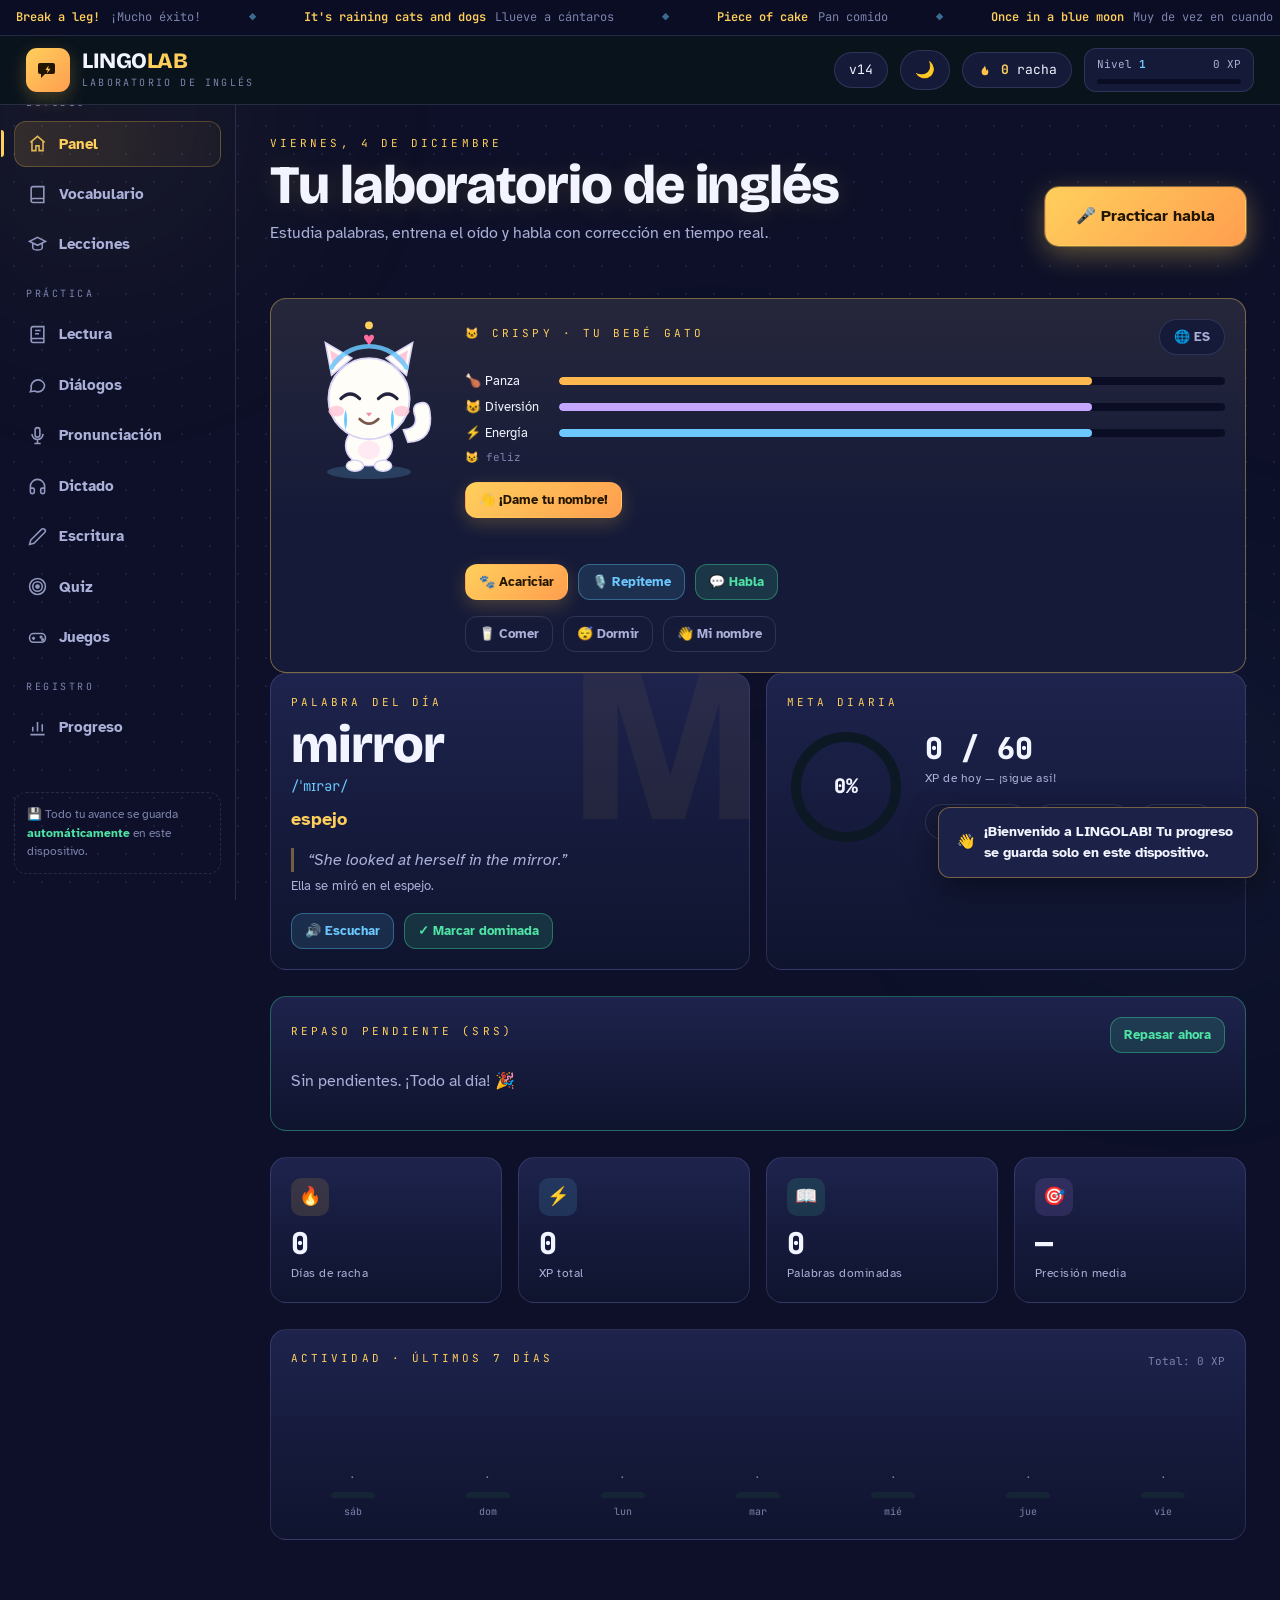
<file: index.html>
<!DOCTYPE html>
<html lang="es">
<head>
<meta charset="UTF-8">
<meta name="viewport" content="width=device-width, initial-scale=1.0, viewport-fit=cover">
<title>LINGOLAB · Laboratorio de Inglés</title>
<link rel="preconnect" href="https://fonts.googleapis.com">
<link rel="preconnect" href="https://fonts.gstatic.com" crossorigin>
<link href="https://fonts.googleapis.com/css2?family=Bricolage+Grotesque:opsz,wght@12..96,400;12..96,600;12..96,800&family=Atkinson+Hyperlegible:ital,wght@0,400;0,700;1,400&family=JetBrains+Mono:wght@400;600;800&display=swap" rel="stylesheet">
<link rel="stylesheet" href="css/app.css">
<link rel="stylesheet" href="css/themes.css">
<link rel="stylesheet" href="css/overhaul.css">
<link rel="manifest" href="pwa/manifest.webmanifest">
<!-- Sin esto, en iOS "añadir a inicio" usa una captura de pantalla en vez del icono -->
<link rel="apple-touch-icon" href="pwa/icon-192.png">
<meta name="theme-color" content="#0a141d">
<link rel="icon" href="pwa/icon-192.png">
</head>
<body>

<div class="bg-grid"></div>
<div class="glow a"></div><div class="glow b"></div><div class="glow c"></div>
<div id="bgLetters"></div>
<canvas id="confetti"></canvas>
<div id="floatLayer"></div>
<div id="toasts"></div>

<!-- CINTA DE FRASES -->
<div class="ticker" aria-hidden="true"><div class="ticker-track" id="tickerTrack"></div></div>

<!-- CABECERA -->
<header class="top">
  <div class="brand">
    <div class="mark">
      <svg width="24" height="24" viewBox="0 0 24 24" fill="none"><path d="M4 5h13a2 2 0 0 1 2 2v7a2 2 0 0 1-2 2H9l-4 4v-4H4a2 2 0 0 1-2-2V7a2 2 0 0 1 2-2z" fill="#221600"/><path d="M12.6 7.5 9.4 12h2.3l-.7 3.5 3.4-4.7h-2.3l.5-3.3z" fill="#ffc24b"/></svg>
    </div>
    <div><h1>LINGO<em>LAB</em></h1><small>laboratorio de inglés</small></div>
  </div>
  <div class="hud">
    <div class="pill" id="appVer" title="Versión de la app que tienes abierta">v14</div>
    <button class="pill" id="themeBtn" title="Cambiar tema">🌙</button>
    <div class="pill streak" title="Racha de días">
      <svg width="16" height="16" viewBox="0 0 24 24" fill="none"><path d="M12 2s1 3.5-1.5 6C8 10.5 7 12 7 14.5A5 5 0 0 0 17 15c0-2-1-3.5-2-4.5 0 1.5-.7 2.3-1.5 2.5.5-2-.5-5.5-1.5-7z" fill="#ffc24b"/></svg>
      <b id="streakVal">0</b><span class="lbl">racha</span>
    </div>
    <div class="lvlbox">
      <div class="t"><span>Nivel <b id="lvlNum">1</b></span><span id="xpLabel">0 XP</span></div>
      <div class="lvl-track"><i id="xpFill" style="width:0%"></i></div>
    </div>
  </div>
</header>

<div class="shell">
<!-- ══════════ NAVEGACIÓN ══════════ -->
<nav class="side" id="sideNav">
  <div class="nav-label">Estudio</div>
  <button class="nav-btn active" data-view="panel"><svg width="19" height="19" viewBox="0 0 24 24" fill="none" stroke="currentColor" stroke-width="2"><path d="M3 10.5 12 3l9 7.5M5 9.5V21h5v-6h4v6h5V9.5"/></svg>Panel</button>
  <button class="nav-btn" data-view="vocab"><svg width="19" height="19" viewBox="0 0 24 24" fill="none" stroke="currentColor" stroke-width="2"><path d="M4 19.5A2.5 2.5 0 0 1 6.5 17H20V2H6.5A2.5 2.5 0 0 0 4 4.5v15zM4 19.5A2.5 2.5 0 0 0 6.5 22H20v-5"/></svg>Vocabulario</button>
  <button class="nav-btn" data-view="lecciones"><svg width="19" height="19" viewBox="0 0 24 24" fill="none" stroke="currentColor" stroke-width="2"><path d="m12 3 10 5-10 5L2 8l10-5zM6 10.5V16c0 1.5 2.7 3 6 3s6-1.5 6-3v-5.5"/></svg>Lecciones</button>
  <div class="nav-label">Práctica</div>
  <button class="nav-btn" data-view="lectura"><svg width="19" height="19" viewBox="0 0 24 24" fill="none" stroke="currentColor" stroke-width="2"><path d="M4 19.5A2.5 2.5 0 0 1 6.5 17H20V2H6.5A2.5 2.5 0 0 0 4 4.5v15zM4 19.5A2.5 2.5 0 0 0 6.5 22H20v-5"/><path d="M9 7h7M9 11h5"/></svg>Lectura</button>
  <button class="nav-btn" data-view="dialogs"><svg width="19" height="19" viewBox="0 0 24 24" fill="none" stroke="currentColor" stroke-width="2"><path d="M21 11.5a8.5 8.5 0 0 1-8.5 8.5c-1.5 0-3-.4-4.2-1L3 20l1.2-4.3A8.5 8.5 0 1 1 21 11.5z"/><path d="M8.5 11.5h.01M12 11.5h.01M15.5 11.5h.01"/></svg>Diálogos</button>
  <button class="nav-btn" data-view="pron"><svg width="19" height="19" viewBox="0 0 24 24" fill="none" stroke="currentColor" stroke-width="2"><rect x="9" y="2" width="6" height="12" rx="3"/><path d="M5 10a7 7 0 0 0 14 0M12 17v5M8 22h8"/></svg>Pronunciación</button>
  <button class="nav-btn" data-view="dictado"><svg width="19" height="19" viewBox="0 0 24 24" fill="none" stroke="currentColor" stroke-width="2"><path d="M3 18v-6a9 9 0 0 1 18 0v6M21 19a2 2 0 0 1-2 2h-1a2 2 0 0 1-2-2v-3a2 2 0 0 1 2-2h3zM3 19a2 2 0 0 0 2 2h1a2 2 0 0 0 2-2v-3a2 2 0 0 0-2-2H3z"/></svg>Dictado</button>
  <button class="nav-btn" data-view="escritura"><svg width="19" height="19" viewBox="0 0 24 24" fill="none" stroke="currentColor" stroke-width="2"><path d="M17 3a2.8 2.8 0 1 1 4 4L7.5 20.5 2 22l1.5-5.5L17 3z"/></svg>Escritura</button>
  <button class="nav-btn" data-view="quiz"><svg width="19" height="19" viewBox="0 0 24 24" fill="none" stroke="currentColor" stroke-width="2"><circle cx="12" cy="12" r="10"/><circle cx="12" cy="12" r="6"/><circle cx="12" cy="12" r="2" fill="currentColor"/></svg>Quiz</button>
  <button class="nav-btn" data-view="juegos"><svg width="19" height="19" viewBox="0 0 24 24" fill="none" stroke="currentColor" stroke-width="2"><rect x="2" y="7" width="20" height="11" rx="5"/><path d="M7 11v4M5 13h4"/><circle cx="16.5" cy="11.5" r="1" fill="currentColor"/><circle cx="18.5" cy="14.5" r="1" fill="currentColor"/></svg>Juegos</button>
  <div class="nav-label">Registro</div>
  <button class="nav-btn" data-view="progreso"><svg width="19" height="19" viewBox="0 0 24 24" fill="none" stroke="currentColor" stroke-width="2"><path d="M3 21h18M6 17v-6m6 6V5m6 12v-9"/></svg>Progreso</button>
  <div class="side-foot">💾 Todo tu avance se guarda <b>automáticamente</b> en este dispositivo.</div>
</nav>

<!-- ══════════ CONTENIDO ══════════ -->
<main>

<!-- ─── PANEL ─── -->
<section class="view" id="view-panel">
  <div class="view-head">
    <div><span class="eyebrow" id="dateLine">—</span><h2>Tu laboratorio de inglés</h2><p class="sub">Estudia palabras, entrena el oído y habla con corrección en tiempo real.</p></div>
    <button class="btn amber big" data-goto="pron">🎤 Practicar habla</button>
  </div>
  <div class="grid g2">
    <div class="card lift wotd">
      <div class="ghost-letter" id="wotdGhost">A</div>
      <span class="eyebrow">Palabra del día</span>
      <div class="word" id="wotdWord">—</div>
      <div class="ipa" id="wotdIpa">—</div>
      <div class="es" id="wotdEs">—</div>
      <p class="ex" id="wotdEx">—</p>
      <p class="mut" style="font-size:13px;margin-top:4px" id="wotdExEs">—</p>
      <div class="row mg-t">
        <button class="btn sky sm" id="wotdSpeak">🔊 Escuchar</button>
        <button class="btn mint sm" id="wotdLearn">✓ Marcar dominada</button>
      </div>
    </div>
    <div class="card lift">
      <span class="eyebrow">Meta diaria</span>
      <div class="goal-wrap mg-t">
        <div class="ring">
          <svg width="118" height="118"><circle cx="59" cy="59" r="50" stroke="#0c1824" stroke-width="10" fill="none"/><circle id="goalRingC" cx="59" cy="59" r="50" stroke="#ffc24b" stroke-width="10" fill="none" stroke-linecap="round" stroke-dasharray="314" stroke-dashoffset="314" style="transition:stroke-dashoffset 1s cubic-bezier(.2,.8,.3,1)"/></svg>
          <div class="num" id="goalPct">0%</div>
        </div>
        <div>
          <div class="stat-n" id="goalXpTxt">0 / 60</div>
          <div class="stat-l">XP de hoy — ¡sigue así!</div>
          <div class="row mg-t" style="gap:6px">
            <button class="chip" data-goto="vocab">📚 Palabras</button>
            <button class="chip" data-goto="dictado">🎧 Dictado</button>
            <button class="chip" data-goto="quiz">🎯 Quiz</button>
          </div>
        </div>
      </div>
    </div>
  </div>
  <div class="card mg-t2" id="crispyCard" style="overflow:hidden">
    <div class="row" style="gap:18px;align-items:flex-start;flex-wrap:nowrap">
      <div id="crispyArt" style="flex-shrink:0;cursor:pointer" title="¡Tócame!"></div>
      <div style="flex:1;min-width:220px">
        <div class="row" style="justify-content:space-between"><span class="eyebrow">🐱 Crispy · tu bebé gato</span><button class="chip" id="crispyLang" title="Cambiar idioma">🌐 ES</button></div>
        <div class="mg-t" style="display:flex;flex-direction:column;gap:6px">
          <div class="row" style="gap:8px"><span style="font-size:13px;width:86px">🍗 Panza</span><div class="cneed" style="flex:1"><i id="cnBelly"></i></div></div>
          <div class="row" style="gap:8px"><span style="font-size:13px;width:86px">😺 Diversión</span><div class="cneed" style="flex:1"><i id="cnFun"></i></div></div>
          <div class="row" style="gap:8px"><span style="font-size:13px;width:86px">⚡ Energía</span><div class="cneed" style="flex:1"><i id="cnEnergy"></i></div></div>
          <span class="mono dim" id="cnState" style="font-size:11px"></span>
        </div>
        <p id="crispyBubble" class="mg-t" style="font-size:15px;min-height:66px">…</p>
        <div class="row mg-t"><button class="btn amber sm" id="crispyPet">🐾 Acariciar</button><button class="btn sky sm" id="crispyEcho">🎙️ Repíteme</button><button class="btn mint sm" id="crispyTalk">💬 Habla</button></div>
        <div class="row mg-t"><button class="btn ghost sm" id="crispyFeed">🥛 Comer</button><button class="btn ghost sm" id="crispySleep">😴 Dormir</button><button class="btn ghost sm" id="crispyName">👋 Mi nombre</button></div>
      </div>
    </div>
  </div>
  <div class="card mg-t2" id="srsCard"><div class="row" style="justify-content:space-between"><span class="eyebrow">Repaso pendiente (SRS)</span><button class="btn mint sm" data-goto="vocab">Repasar ahora</button></div><p class="mut mg-t" id="srsLine">Cargando…</p><div class="chips mg-t" id="srsChips"></div></div>
  <div class="grid g4 mg-t2">
    <div class="card lift"><div class="icon-tile" style="background:rgba(255,194,75,.13)">🔥</div><div class="stat-n" id="pStreak">0</div><div class="stat-l">Días de racha</div></div>
    <div class="card lift"><div class="icon-tile" style="background:rgba(91,201,245,.13)">⚡</div><div class="stat-n" id="pXp">0</div><div class="stat-l">XP total</div></div>
    <div class="card lift"><div class="icon-tile" style="background:rgba(63,223,159,.13)">📖</div><div class="stat-n" id="pWords">0</div><div class="stat-l">Palabras dominadas</div></div>
    <div class="card lift"><div class="icon-tile" style="background:rgba(181,140,255,.13)">🎯</div><div class="stat-n" id="pAcc">—</div><div class="stat-l">Precisión media</div></div>
  </div>
  <div class="card mg-t2">
    <div class="row" style="justify-content:space-between"><span class="eyebrow">Actividad · últimos 7 días</span><span class="mono dim" style="font-size:11px" id="weekTotal"></span></div>
    <div class="row mg-t" id="weekChart" style="align-items:flex-end;height:130px;gap:12px"></div>
  </div>
</section>

<!-- ─── VOCABULARIO ─── -->
<section class="view" id="view-vocab" hidden>
  <div class="view-head">
    <div><span class="eyebrow">Biblioteca</span><h2>Vocabulario</h2><p class="sub" id="vocabCount">—</p></div>
    <button class="btn amber" id="btnFlash">🃏 Modo tarjetas</button>
  </div>
  <div class="card">
    <input type="text" class="txt" id="vocabSearch" placeholder="🔎 Buscar palabra en inglés o español…">
    <div class="chips mg-t" id="catChips"></div>
    <div class="chips mg-t" id="statChips">
      <button class="chip active" data-vf="all">Todas</button>
      <button class="chip" data-vf="new">Nuevas</button>
      <button class="chip" data-vf="learning">Aprendiendo</button>
      <button class="chip" data-vf="known">Dominadas</button>
    </div>
  </div>
  <div class="grid g3 mg-t" id="vocabGrid"></div>
</section>

<!-- ─── LECCIONES ─── -->
<section class="view" id="view-lecciones" hidden>
  <div class="view-head">
    <div><span class="eyebrow">Ruta de estudio</span><h2>Lecciones guiadas</h2><p class="sub">Cada frase pasa por cuatro pasos: la escuchas, la entiendes, la repites y decides si la dominas. Al final entra en tu repaso automático.</p></div>
  </div>
  <div class="grid g3" id="levelsGrid"></div>
  <div class="card mg-t" id="lessonPlayer" hidden style="padding:26px">
    <div class="row" style="justify-content:space-between;align-items:center;gap:12px;flex-wrap:wrap">
      <button class="btn ghost sm" id="lpExit">← Salir</button>
      <span class="mono dim" id="lpTitle" style="font-size:12px"></span>
      <div class="lp-track" style="max-width:180px"><i id="lpBar" style="width:0%"></i></div>
    </div>

    <!-- barra de pasos -->
    <div class="lp-steps" id="lpSteps"></div>

    <div class="card" id="lpStage" style="background:#0c1824;margin-top:18px">
      <p class="lp-en" id="lpEn"></p>
      <p class="lp-es" id="lpEs" hidden></p>
      <p class="mono dim" id="lpMeta" style="font-size:12px;margin-top:6px"></p>

      <!-- PASO 1 · ESCUCHA -->
      <div id="lp1" class="mg-t">
        <p class="mut" style="font-size:14px;text-align:center">👂 Escucha con atención. Puedes repetirla las veces que quieras.</p>
        <div class="row mg-t" style="justify-content:center;gap:10px">
          <button class="btn sky" id="lpPlay">🔊 Escuchar</button>
          <button class="btn sky sm" id="lpSlow">🐢 Lento</button>
          <button class="btn amber" id="lpAgain">↻ Otra vez</button>
          <button class="btn ghost" id="lpNext">Entendí →</button>
        </div>
      </div>

      <!-- PASO 2 · ENTIENDE -->
      <div id="lp2" hidden>
        <p class="mut" style="font-size:14px;margin-bottom:10px">🤔 ¿Qué significa esta frase? Elige la traducción correcta.</p>
        <div id="lpQuizBox" style="display:flex;flex-direction:column;gap:9px"></div>
        <p id="lpQuizFb" class="mono" hidden style="font-size:13px;margin-top:12px;color:var(--mint)"></p>
        <div class="row mg-t" style="justify-content:center;gap:10px">
          <button class="btn ghost sm" id="lpEsBtn">👁 Traducción</button>
          <button class="btn amber" id="lp2Next" hidden>Lo sé →</button>
        </div>
      </div>

      <!-- PASO 3 · REPITE -->
      <div id="lp3" hidden>
        <p class="mut" style="font-size:14px" id="lp3Hint">Toca el micro y lee la frase: te la corrijo.</p>
        <div class="row mg-t" style="justify-content:center;gap:10px">
          <button class="mic-btn" id="lp3MicBtn" style="width:72px;height:72px">
            <svg width="26" height="26" viewBox="0 0 24 24" fill="none" stroke="#fff" stroke-width="2"><rect x="9" y="2" width="6" height="12" rx="3"/><path d="M5 10a7 7 0 0 0 14 0M12 17v5M8 22h8"/></svg>
          </button>
          <div style="text-align:left">
            <span class="mono dim" style="font-size:11.5px" id="lp3MicLbl">🎤 Repetir la frase</span>
            <p class="mut" style="font-size:12px;margin-top:6px">Es opcional: si no tienes micro, léela en voz alta y sigue.</p>
          </div>
        </div>
        <div class="row mg-t" style="justify-content:center;gap:10px">
          <button class="btn ghost sm" id="lp3Back">← Volver</button>
          <button class="btn ghost sm" id="lp3Again" hidden>↻ Otra vez</button>
          <button class="btn ghost sm" id="lp3Skip">Saltar →</button>
          <button class="btn amber" id="lp3Next" hidden>Siguiente →</button>
        </div>
        <div class="card mg-t" id="lp3Box" hidden style="background:#101d2b;padding:14px">
          <div class="row" style="justify-content:space-between;align-items:center">
            <span class="eyebrow">Tu repetición</span><b class="mono" id="lp3Score" style="font-size:22px"></b>
          </div>
          <div id="lp3Diff" class="mg-t"></div>
          <p class="mut" style="font-size:12.5px;margin-top:8px" id="lp3Heard"></p>
        </div>
      </div>

      <!-- PASO 4 · DOMINAS -->
      <div id="lp4" hidden>
        <p class="mut" style="font-size:14px;margin-bottom:10px">🤔 ¿Te la sabes de verdad?</p>
        <p class="lp-es" id="lp4Frase" style="font-size:19px"></p>
        <p class="lp-es" id="lp4Es"></p>
        <p class="mono" id="lp4Nota" hidden style="font-size:13px;margin-top:6px"></p>
        <div class="row mg-t" style="justify-content:center;gap:10px;flex-wrap:wrap">
          <button class="btn mint" id="lp4Si">✅ La sé</button>
          <button class="btn amber" id="lp4Casi">🟡 Casi</button>
          <button class="btn coral" id="lp4No">🔴 Todavía no</button>
        </div>
        <p class="mut" style="font-size:12.5px;margin-top:10px;text-align:center">Las que marques volverán en tu repaso y en las tarjetas.</p>
      </div>
    </div>
  </div>
  <div class="card mg-t" id="lpDone" hidden style="text-align:center;padding:40px">
    <div style="font-size:52px">🎉</div>
    <h3 style="font-family:var(--disp);font-size:28px;margin:10px 0 4px" id="lpDoneTitle">¡Lección completada!</h3>
    <p class="mut" id="lpDoneMsg">+20 XP · quedó registrado en tu progreso.</p>
    <div class="row" style="justify-content:center;gap:10px">
      <button class="btn ghost" id="lpAgain2">↻ Repetir la lección</button>
      <button class="btn amber" id="lpDoneBtn">Volver a lecciones</button>
    </div>
  </div>
</section>

<!-- ─── LECTURA ─── -->
<section class="view" id="view-lectura" hidden>
  <div class="view-head">
    <div><span class="eyebrow">Lee de corrido, como una novela</span><h2>Lectura fluida</h2><p class="sub">Un cuento = un capítulo largo con scroll. Presiona ▶ una sola vez, lee sin parar: cada frase (cada , o .) se califica sola y el resaltado baja contigo. Toca una frase para repetirla, toca una palabra para su mini-traducción.</p></div>
    <button class="btn ghost" id="btnRdLib">📚 Biblioteca</button>
  </div>
  <div id="rdLib"></div>
  <div class="card mg-t" id="rdReader" hidden style="padding:26px">
    <div class="row" style="justify-content:space-between">
      <button class="btn ghost sm" id="rdExit">← Biblioteca</button>
      <span class="mono dim" id="rdMeta" style="font-size:12px"></span>
    </div>
    <h3 style="font-family:var(--disp);font-size:24px;margin:12px 0 2px" id="rdTitle"></h3>
    <p class="mono dim" style="font-size:11px" id="rdOrig"></p>
    <div class="lp-track mg-t"><i id="rdBar" style="width:0%"></i></div>
    <div class="row sticky-bar mg-t" style="justify-content:center;gap:10px;position:sticky;top:69px;z-index:20;background:rgba(10,20,29,.92);padding:10px;border:1px solid var(--line);border-radius:12px">
      <button class="mic-btn" id="btnRdRec" title="Empezar / pausar lectura" aria-label="Empezar o pausar lectura" style="width:56px;height:56px">
        <svg width="24" height="24" viewBox="0 0 24 24" fill="none" stroke="#fff" stroke-width="2"><rect x="9" y="2" width="6" height="12" rx="3"/><path d="M5 10a7 7 0 0 0 14 0M12 17v5M8 22h8"/></svg>
      </button>
      <div style="display:flex;flex-direction:column;gap:6px;align-items:flex-start">
        <span class="mono dim" style="font-size:11px" id="rdRecLbl">▶ PRESIONA UNA VEZ Y LEE DE CORRIDO</span>
        <div class="eq" id="rdEq"><i></i><i></i><i></i><i></i><i></i><i></i><i></i></div>
      </div>
      <button class="chip" id="btnRdMode" aria-pressed="false" title="Alternar entre micrófono corrido y un toque por frase">🎧 Corrido</button>
      <button class="btn sky sm" id="btnRdPlay">🔊 Capítulo</button>
      <button class="btn ghost sm" id="btnRdStop" title="Parar la lectura del capítulo" hidden>⏸ Parar</button>
      <button class="btn sky sm" id="btnRdSlow">🐢</button>
      <button class="btn ghost sm" id="btnRdEs">👁 ES</button>
    </div>
    <div class="book"><div id="rdSents"></div></div>
    <div id="rdActions" hidden class="rd-actions">
      <div class="rd-acc-top">
        <p class="rd-acc-frase" id="rdAccFrase"></p>
        <p class="rd-acc-es" id="rdAccEs" hidden></p>
        <span class="pill" id="rdAccNota"></span>
        <button class="btn ghost sm" id="rdAccClose" aria-label="Cerrar">✕</button>
      </div>
      <div class="row mg-t" style="gap:8px;justify-content:center">
        <button class="btn amber" id="rdAccRead">▶ Leer desde aquí</button>
        <button class="btn sky" id="rdAccSay">🔊 Escuchar la frase</button>
        <button class="btn ghost sm" id="btnRdNext" title="Saltar a la frase siguiente">⏭</button>
      </div>
    </div>
    <div id="rdLast"></div>
    <div class="card mg-t" id="rdResult" hidden style="background:#0c1824;padding:14px">
      <div class="row" style="justify-content:space-between;align-items:center">
        <span class="eyebrow">Última frase</span><b class="mono" id="rdScore" style="font-size:20px"></b>
      </div>
      <div id="rdDiff" class="mg-t"></div>
      <p class="mut" style="font-size:12.5px;margin-top:8px">🎧 Escuchamos: <b id="rdHeard" style="color:var(--ink)">—</b></p>
      <p class="mono" style="color:var(--mint);font-size:12px;margin-top:4px" id="rdXp"></p>
    </div>
  </div>
  <div class="card mg-t" id="rdDone" hidden style="text-align:center;padding:40px">
    <div style="font-size:52px">📖</div>
    <h3 style="font-family:var(--disp);font-size:28px;margin:10px 0 4px">¡Cuento completado!</h3>
    <p class="mut" id="rdDoneMsg">+25 XP · quedó registrado en tu progreso.</p>
    <button class="btn amber mg-t" id="rdDoneBtn">Volver a la biblioteca</button>
  </div>
</section>
<div id="wordTip" hidden><div class="wt-en" id="wtEn"></div><div class="wt-es" id="wtEs"></div><div class="row mg-t" style="gap:6px"><button class="btn sky sm" id="wtSay">🔊</button><button class="btn ghost sm" id="wtClose">✕</button></div></div>

<!-- ─── DIÁLOGOS ─── -->
<section class="view" id="view-dialogs" hidden>
  <div class="view-head">
    <div><span class="eyebrow">Teatro en inglés · tú eres YOU</span><h2>Diálogos</h2><p class="sub">10 personajes con su historia. Presiona ▶ una vez: el personaje habla con su propia voz y tú lees tus turnos sin parar. Toca un mensaje para saltar, ↻ para repetirlo.</p></div>
    <button class="btn ghost" id="btnDgLib">🎭 Personajes</button>
  </div>
  <div id="dgLib"></div>
  <div class="card mg-t" id="dgReader" hidden style="padding:26px">
    <div class="row" style="justify-content:space-between">
      <button class="btn ghost sm" id="dgExit">← Personajes</button>
      <span class="mono dim" id="dgMeta" style="font-size:12px"></span>
    </div>
    <h3 style="font-family:var(--disp);font-size:24px;margin:12px 0 2px" id="dgTitle"></h3>
    <p class="mono dim" style="font-size:11px" id="dgPlace"></p>
    <div class="dg-story" id="dgStory"></div>
    <div class="lp-track mg-t"><i id="dgBar" style="width:0%"></i></div>
    <div class="row sticky-bar mg-t" style="justify-content:center;gap:10px;position:sticky;top:69px;z-index:20;background:rgba(10,20,29,.92);padding:10px;border:1px solid var(--line);border-radius:12px">
      <button class="mic-btn" id="btnDgRec" title="Empezar / pausar diálogo" aria-label="Empezar o pausar diálogo" style="width:56px;height:56px">
        <svg width="24" height="24" viewBox="0 0 24 24" fill="none" stroke="#fff" stroke-width="2"><rect x="9" y="2" width="6" height="12" rx="3"/><path d="M5 10a7 7 0 0 0 14 0M12 17v5M8 22h8"/></svg>
      </button>
      <div style="display:flex;flex-direction:column;gap:6px;align-items:flex-start">
        <span class="mono dim" style="font-size:11px" id="dgRecLbl">▶ UNA VEZ Y ACTÚA DE CORRIDO</span>
        <div class="eq" id="dgEq"><i></i><i></i><i></i><i></i><i></i><i></i><i></i></div>
      </div>
      <button class="chip" id="btnDgMode" aria-pressed="false" title="Alternar entre micrófono corrido y un toque por turno">🎧 Corrido</button>
      <button class="btn ghost sm" id="btnDgEs">👁 ES</button>
      <button class="btn ghost sm" id="btnDgRole" title="Escuchar el turno actual">🔊 Turno</button>
      <button class="btn ghost sm" id="dgBtnNext" title="Saltar al turno siguiente">⏭</button>
    </div>
    <div class="chat" id="dgChat"></div>
    <div id="dgLast"></div>
    <div class="card mg-t" id="dgResult" hidden style="background:#0c1824;padding:14px">
      <div class="row" style="justify-content:space-between;align-items:center">
        <span class="eyebrow">Tu turno</span><b class="mono" id="dgScore" style="font-size:20px"></b>
      </div>
      <div id="dgDiff" class="mg-t"></div>
      <p class="mut" style="font-size:12.5px;margin-top:8px">🎧 Escuchamos: <b id="dgHeard" style="color:var(--ink)">—</b></p>
      <p class="mono" style="color:var(--mint);font-size:12px;margin-top:4px" id="dgXp"></p>
    </div>
  </div>
  <div class="card mg-t" id="dgDone" hidden style="text-align:center;padding:40px">
    <div style="font-size:52px">🎭</div>
    <h3 style="font-family:var(--disp);font-size:28px;margin:10px 0 4px">¡Escena completada!</h3>
    <p class="mut" id="dgDoneMsg">+25 XP · diálogo registrado en tu progreso.</p>
    <button class="btn amber mg-t" id="dgDoneBtn">Volver a personajes</button>
  </div>
</section>

<!-- ─── PRONUNCIACIÓN ─── -->
<section class="view" id="view-pron" hidden>
  <div class="view-head">
    <div><span class="eyebrow">Habla con corrección en vivo</span><h2>Pronunciación</h2><p class="sub">Escucha la frase, presiónalo y repítela. El corrector compara tu voz palabra por palabra.</p></div>
    <button class="btn ghost" id="btnPrNew">🔀 Nueva sesión</button>
  </div>
  <div class="card">
    <span class="eyebrow">Nivel de la sesión</span>
    <div class="chips mg-t" id="pronLevels"></div>
  </div>
  <div class="card mg-t" style="padding:28px">
    <div class="row" style="justify-content:space-between"><span class="mono dim" id="prMeta" style="font-size:12px">—</span><span class="mono dim" style="font-size:11px">clic en cualquier palabra corregida para escucharla</span></div>
    <p class="phrase-big mg-t" id="prEn">—</p>
    <p class="mut" style="text-align:center;margin-top:8px" id="prEs">—</p>
    <div class="mic-wrap">
      <div class="eq" id="eqBars"><i></i><i></i><i></i><i></i><i></i><i></i><i></i></div>
      <button class="mic-btn" id="btnPrRec" title="Toca y habla" aria-label="Presiona para hablar por micrófono">
        <svg width="36" height="36" viewBox="0 0 24 24" fill="none" stroke="#fff" stroke-width="2"><rect x="9" y="2" width="6" height="12" rx="3"/><path d="M5 10a7 7 0 0 0 14 0M12 17v5M8 22h8"/></svg>
      </button>
      <span class="mono dim" style="font-size:11px" id="prRecLbl">TOCA PARA HABLAR</span>
      <span class="mono" style="font-size:11px" id="prMicState"></span>
      <button class="btn ghost sm" id="btnMicOnce">🔓 ¿Por qué me pide permiso?</button>
    </div>
    <div class="row" style="justify-content:center">
      <button class="btn sky" id="btnPrPlay">🔊 Escuchar frase</button>
      <button class="btn sky sm" id="btnPrPlaySlow">🐢 Lento</button>
      <button class="btn ghost" id="btnPrSkip">Saltar →</button>
    </div>
    <div id="prNoMic" hidden class="mg-t" style="background:rgba(255,194,75,.08);border:1px solid rgba(255,194,75,.3);border-radius:12px;padding:14px">
      <p class="mut" style="font-size:13.5px">⚠️ Tu navegador no soporta reconocimiento de voz (usa Chrome o Edge). Puedes practicar en <b style="color:var(--amber)">modo texto</b>:</p>
      <div class="row mg-t"><input type="text" class="txt" id="prText" placeholder="Escribe la frase que dirías…" style="flex:1"><button class="btn amber" id="btnPrTextGo">Corregir</button></div>
    </div>
  </div>
  <div class="card mg-t" id="prAviso" hidden>
    <div class="row" style="gap:14px;align-items:center;flex-wrap:wrap">
      <div style="flex:1;min-width:200px">
        <span class="eyebrow" style="color:var(--amber)">No te he entendido</span>
        <p class="mut" id="prAvisoTxt" style="font-size:14px;margin-top:6px"></p>
      </div>
      <button class="btn amber" id="btnPrReintentar">Reintentar</button>
    </div>
  </div>
  <div class="card mg-t" id="prResult" hidden>
    <div class="row" style="gap:24px">
      <div class="score-ring">
        <svg width="130" height="130"><circle cx="65" cy="65" r="55" stroke="#0c1824" stroke-width="11" fill="none"/><circle id="prRingC" cx="65" cy="65" r="55" stroke="#3fdf9f" stroke-width="11" fill="none" stroke-linecap="round" stroke-dasharray="345.6" stroke-dashoffset="345.6" style="transition:stroke-dashoffset .9s cubic-bezier(.2,.8,.3,1)"/></svg>
        <div class="num" id="prScoreNum">0</div><div class="cap">precisión</div>
      </div>
      <div style="flex:1;min-width:240px">
        <span class="eyebrow">Tu frase vs. objetivo</span>
        <div id="prDiff" class="mg-t"></div>
        <p class="mut" style="font-size:13.5px;margin-top:10px">🎧 Escuchamos: <b id="prHeard" style="color:var(--ink)">—</b></p>
        <p class="mono" style="color:var(--mint);font-size:13px;margin-top:6px" id="prXp"></p>
      </div>
    </div>
    <div class="row mg-t" style="justify-content:flex-end"><button class="btn amber" id="btnPrNext">Siguiente frase →</button></div>
  </div>
  <div class="card mg-t" id="prHistCard" hidden>
    <span class="eyebrow">Últimos intentos</span>
    <div id="prHist" class="mg-t"></div>
  </div>
</section>

<!-- ─── DICTADO ─── -->
<section class="view" id="view-dictado" hidden>
  <div class="view-head">
    <div><span class="eyebrow">Entrena tu oído</span><h2>Dictado</h2><p class="sub">Reproduce el audio (puedes repetirlo las veces que necesites) y escribe exactamente lo que escuchas.</p></div>
  </div>
  <div class="card">
    <span class="eyebrow">Nivel</span>
    <div class="chips mg-t" id="dicLevels"></div>
  </div>
  <div class="card mg-t" style="text-align:center;padding:30px">
    <div style="font-size:44px">🎧</div>
    <div class="row mg-t" style="justify-content:center">
      <button class="btn sky big" id="btnDicPlay">▶ Reproducir</button>
      <button class="btn ghost" id="btnDicSlow">🐢 Lento</button>
      <span class="mono dim" id="dicPlays" style="font-size:12px"></span>
    </div>
    <textarea class="txt mg-t" id="dicInput" rows="3" placeholder="Escribe aquí lo que escuchaste…"></textarea>
    <div class="row mg-t" style="justify-content:center">
      <button class="btn amber big" id="btnDicCheck">Corregir dictado</button>
      <button class="btn ghost" id="btnDicSkip">Otro audio →</button>
    </div>
  </div>
  <div class="card mg-t" id="dicResult" hidden>
    <div class="row" style="justify-content:space-between;align-items:center">
      <span class="eyebrow">Corrección</span><span class="stat-n" id="dicScore" style="font-size:24px"></span>
    </div>
    <div id="dicDiff" class="mg-t"></div>
    <p class="mut mg-t" style="font-size:14px">✅ Frase correcta: <b id="dicReveal" style="color:var(--mint)"></b></p>
    <p class="mut mg-t" style="font-size:13.5px">🇪🇸 En español: <b id="dicEs" style="color:var(--amber)"></b></p>
    <p class="mono" style="color:var(--mint);font-size:13px;margin-top:4px" id="dicXp"></p>
    <div class="row mg-t" style="justify-content:flex-end"><button class="btn amber" id="btnDicNext">Siguiente dictado →</button></div>
  </div>
</section>

<!-- ─── ESCRITURA ─── -->
<section class="view" id="view-escritura" hidden>
  <div class="view-head">
    <div><span class="eyebrow">Traduce y escribe</span><h2>Escritura</h2><p class="sub">Lee la oración en español y escríbela en inglés. El corrector compara tu versión con la natural.</p></div>
  </div>
  <div class="card" style="padding:28px">
    <span class="eyebrow">Traduce al inglés</span>
    <p class="lp-en" id="wrEs" style="margin-top:10px">—</p>
    <textarea class="txt mg-t" id="wrInput" rows="3" placeholder="Escribe tu traducción en inglés…"></textarea>
    <div class="row mg-t">
      <button class="btn amber" id="btnWrCheck">Corregir</button>
      <button class="btn ghost" id="btnWrHint">💡 Pista</button>
      <button class="btn ghost" id="btnWrSkip">Otra oración →</button>
      <button class="btn sky sm" id="btnWrSayRef" hidden>🔊 Escuchar referencia</button>
    </div>
  </div>
  <div class="card mg-t" id="wrResult" hidden>
    <div class="row" style="justify-content:space-between;align-items:center">
      <span class="eyebrow">Corrección</span><span class="stat-n" id="wrScore" style="font-size:24px"></span>
    </div>
    <div id="wrDiff" class="mg-t"></div>
    <div class="diff-legend"><span><i style="background:var(--mint)"></i>bien</span><span><i style="background:var(--amber)"></i>casi (parecida)</span><span><i style="background:var(--coral)"></i>revisar</span></div>
    <p class="mut mg-t" style="font-size:14px">✅ Versión natural: <b id="wrReveal" style="color:var(--mint)"></b></p>
    <p class="mono" style="color:var(--mint);font-size:13px;margin-top:4px" id="wrXp"></p>
    <div class="row mg-t" style="justify-content:flex-end"><button class="btn amber" id="btnWrNext">Siguiente →</button></div>
  </div>
</section>

<!-- ─── QUIZ ─── -->
<section class="view" id="view-quiz" hidden>
  <div class="view-head">
    <div><span class="eyebrow">Desafío contrarreloj</span><h2>Quiz de vocabulario</h2><p class="sub">10 preguntas · 15 segundos cada una · direcciones EN↔ES mezcladas.</p></div>
  </div>
  <div class="card" id="quizStart" style="text-align:center;padding:50px">
    <div style="font-size:56px">🎯</div>
    <h3 style="font-family:var(--disp);font-size:26px;margin:12px 0 6px">¿Listo para el desafío?</h3>
    <p class="mut" id="quizBest">Mejor puntaje: —</p>
    <button class="btn amber big mg-t" id="btnQuizStart">Comenzar quiz</button>
  </div>
  <div class="card" id="quizGame" hidden>
    <div class="row" style="justify-content:space-between">
      <span class="mono dim" id="qIdx" style="font-size:13px"></span>
      <span class="mono" style="font-size:13px;color:var(--mint)" id="qScore"></span>
    </div>
    <div class="q-timer"><i id="qTimerBar" style="width:100%"></i></div>
    <span class="eyebrow" id="qDir"></span>
    <div class="q-prompt" id="qPrompt"></div>
    <div id="qOpts"></div>
  </div>
  <div class="card" id="quizEnd" hidden style="text-align:center;padding:50px">
    <div style="font-size:56px" id="qEndEmoji">🏁</div>
    <h3 style="font-family:var(--disp);font-size:32px;margin:10px 0 4px" id="qEndScore"></h3>
    <p class="mut" id="qEndMsg"></p>
    <p class="mono" style="color:var(--mint);margin-top:6px" id="qEndXp"></p>
    <button class="btn amber big mg-t" id="btnQuizAgain">Jugar de nuevo</button>
  </div>
</section>

<!-- ─── JUEGOS ─── -->
<section class="view" id="view-juegos" hidden>
  <div class="view-head">
    <div><span class="eyebrow">Diversión cultural mágica ✨</span><h2>Juegos</h2><p class="sub">Memoria, anagrama, ahorcado y ordena la frase con países, capitales, cocina y curiosidades. ¡Todo da XP!</p></div>
  </div>
  <div id="gamesBox"></div>
</section>

<!-- ─── PROGRESO ─── -->
<section class="view" id="view-progreso" hidden>
  <div class="view-head">
    <div><span class="eyebrow">Memoria y estadísticas</span><h2>Tu progreso</h2><p class="sub">Todo se guarda localmente. Exporta tu avance para respaldarlo o llevarlo a otro equipo.</p></div>
    <div class="row">
      <button class="btn mint sm" id="btnExport">⬇ Exportar</button>
      <button class="btn ghost sm" id="btnImport">⬆ Importar</button>
      <input type="file" id="importFile" accept=".json" hidden>
      <button class="btn coral sm" id="btnReset">Borrar todo</button>
    </div>
  </div>
  <div class="grid g4">
    <div class="card lift"><div class="stat-n" id="gXp">0</div><div class="stat-l">XP acumulado</div></div>
    <div class="card lift"><div class="stat-n" id="gLevel">1</div><div class="stat-l">Nivel actual</div></div>
    <div class="card lift"><div class="stat-n" id="gKnown">0</div><div class="stat-l">Palabras dominadas</div></div>
    <div class="card lift"><div class="stat-n" id="gSess">0</div><div class="stat-l">Días de estudio</div></div>
  </div>
  <div class="grid g2 mg-t">
    <div class="card">
      <span class="eyebrow">Actividad · últimos 14 días</span>
      <div class="row mg-t" id="chart14" style="align-items:flex-end;height:120px;gap:7px"></div>
    </div>
    <div class="card">
      <span class="eyebrow">Ajustes de estudio y voz</span>
      <div class="mg-t"><label class="stat-l" style="display:block;margin-bottom:6px">Meta diaria de XP</label>
        <select class="sel" id="goalSelect"><option value="30">30 XP · relajado</option><option value="60">60 XP · recomendado</option><option value="100">100 XP · intenso</option><option value="150">150 XP · maratón</option></select>
      </div>
      <div class="mg-t"><label class="stat-l" style="display:block;margin-bottom:6px">Voz del motor (TTS)</label>
        <select class="sel" id="voiceSel"></select>
      </div>
      <div class="mg-t"><label class="stat-l" style="display:block;margin-bottom:6px">Velocidad de habla: <b class="mono" id="rateVal" style="color:var(--amber)">0.95</b></label>
        <input type="range" class="range" id="rateRange" min="0.5" max="1.2" step="0.05" value="0.95">
      </div>
    </div>
  </div>
  <div class="card mg-t">
    <span class="eyebrow">Micrófono y traducciones</span>
    <div class="grid g2 mg-t">
      <div>
        <label class="stat-l" style="display:block;margin-bottom:6px">Cómo se usa el micrófono <span class="dim">(Lectura y Diálogos)</span></label>
        <select class="sel" id="micSel">
          <option value="auto">Automático · celular = tocar, PC = corrido</option>
          <option value="pulsar">👆 Un toque y hablas una frase</option>
          <option value="corrido">🎧 Micrófono corrido, leo de una vez</option>
        </select>
        <p class="mut" style="font-size:12.5px;margin-top:7px">En el celular el ruido ambiente se colaba como voz y te ponía notas bajas sin hablar. Con <b>un toque</b> el micrófono solo se abre mientras hablas.</p>
      </div>
      <div>
        <label class="stat-l" style="display:block;margin-bottom:6px">Filtro antiruido</label>
        <select class="sel" id="noiseSel">
          <option value="off">Desactivado · recomendado</option>
          <option value="normal">Normal</option>
          <option value="strict">Estricto · sala ruidosa</option>
        </select>
        <p class="stat-l" style="margin:8px 0 0">El filtro de texto (descarta transcripciones
          inventadas) está <b>siempre activo</b>. Lo de aquí además mira cómo suena: una
          persona habla con picos y un ruido es liso. Se deja apagado porque con la voz de
          una niña roza el límite y le quita turnos; pruébalo solo si la sala está muy
          ruidosa.</p>
        <label class="stat-l" style="display:block;margin:14px 0 6px">Traducción en español</label>
        <select class="sel" id="esSel">
          <option value="always">Siempre visible (recomendado)</option>
          <option value="buttons">Solo con el botón 👁 ES</option>
        </select>
        <p class="stat-l" id="noiseCount" style="font-size:13px;margin-top:7px;min-height:1.2em"></p>
      </div>
    </div>
  </div>
  <div class="card mg-t">
    <span class="eyebrow">Dominio por categoría</span>
    <div id="catBars" class="mg-t" style="display:flex;flex-direction:column;gap:13px"></div>
  </div>
  <div class="card mg-t">
    <span class="eyebrow">Logros</span>
    <div class="grid g2 mg-t" id="achGrid"></div>
  </div>
</section>

</main>
</div>

<!-- MODAL ATAJOS -->
<div class="overlay" id="keysModal" hidden>
  <div class="card" style="width:min(440px,100%);padding:26px">
    <div class="row" style="justify-content:space-between"><span class="eyebrow">⌨️ Atajos de teclado</span><button class="btn ghost sm" onclick="document.getElementById('keysModal').hidden=true">✕</button></div>
    <div class="mg-t mono" style="font-size:13px;line-height:2.1">
    <div><b>1–9, 0</b> <span class="dim">— ir a Panel…Progreso</span></div>
    <div><b>Espacio</b> <span class="dim">— micrófono / reproducir</span></div>
    <div><b>→</b> <span class="dim">— siguiente frase / dictado</span></div>
    <div><b>F</b> <span class="dim">— voltear tarjeta</span></div>
    <div><b>M</b> <span class="dim">— micrófono</span></div>
    <div><b>T</b> <span class="dim">— mostrar traducción</span></div>
    <div><b>L</b> <span class="dim">— escuchar frase</span></div>
    <div><b>?</b> <span class="dim">— esta ayuda · <b>Esc</b> cerrar</span></div>
    </div>
  </div>
</div>

<!-- MODAL FLASHCARDS -->
<div class="overlay" id="flashModal" hidden>
  <div class="fc-box">
    <div class="row" style="justify-content:space-between;margin-bottom:12px">
      <span class="mono dim" id="flashProgress" style="font-size:12px"></span>
      <button class="btn ghost sm" id="btnCloseFlash">✕ Cerrar</button>
    </div>
    <div class="flash" id="flashCard">
      <div class="flash-in">
        <div class="fc-face front">
          <span class="eyebrow">¿Qué significa?</span>
          <div class="big" id="flashEn">—</div>
          <div class="ipa" id="flashIpa" style="font-family:var(--mono);color:var(--sky)"></div>
          <span class="hintflip">toca para voltear</span>
        </div>
        <div class="fc-face back">
          <div class="big" id="flashEs" style="color:var(--mint)">—</div>
          <p class="mut" id="flashEx" style="font-style:italic;font-size:14px"></p>
          <p class="mut" id="flashExEs" style="font-size:12.5px"></p>
        </div>
      </div>
    </div>
    <div class="row mg-t" style="justify-content:center">
      <button class="btn coral sm" id="btnAgain">↻ Otra vez</button>
      <button class="btn sky" id="btnPrFlashSpeak">🔊</button>
      <button class="btn ghost" id="btnAlmost">~ Casi</button>
      <button class="btn mint" id="btnKnow">✓ ¡La sé!</button>
    </div>
  </div>
</div>

<script src="js/app-legacy.js" defer></script>
<script src="js/db.js" defer></script>
<script src="js/srs.js" defer></script>
<script src="js/theme.js" defer></script>
<script src="js/magic.js" defer></script>
<script>/* precarga temprana de cultura para quiz y juegos */try{fetch("data/culture.json").then(r=>r.json()).then(j=>{window.LingoCulture={list:j};});}catch(e){}</script>
<script src="js/games.js" defer></script>
<script src="js/shortcuts.js" defer></script>
<script src="js/pet.js" defer></script>
<script src="js/enhance.js" defer></script>
</body>
</html>
</file>
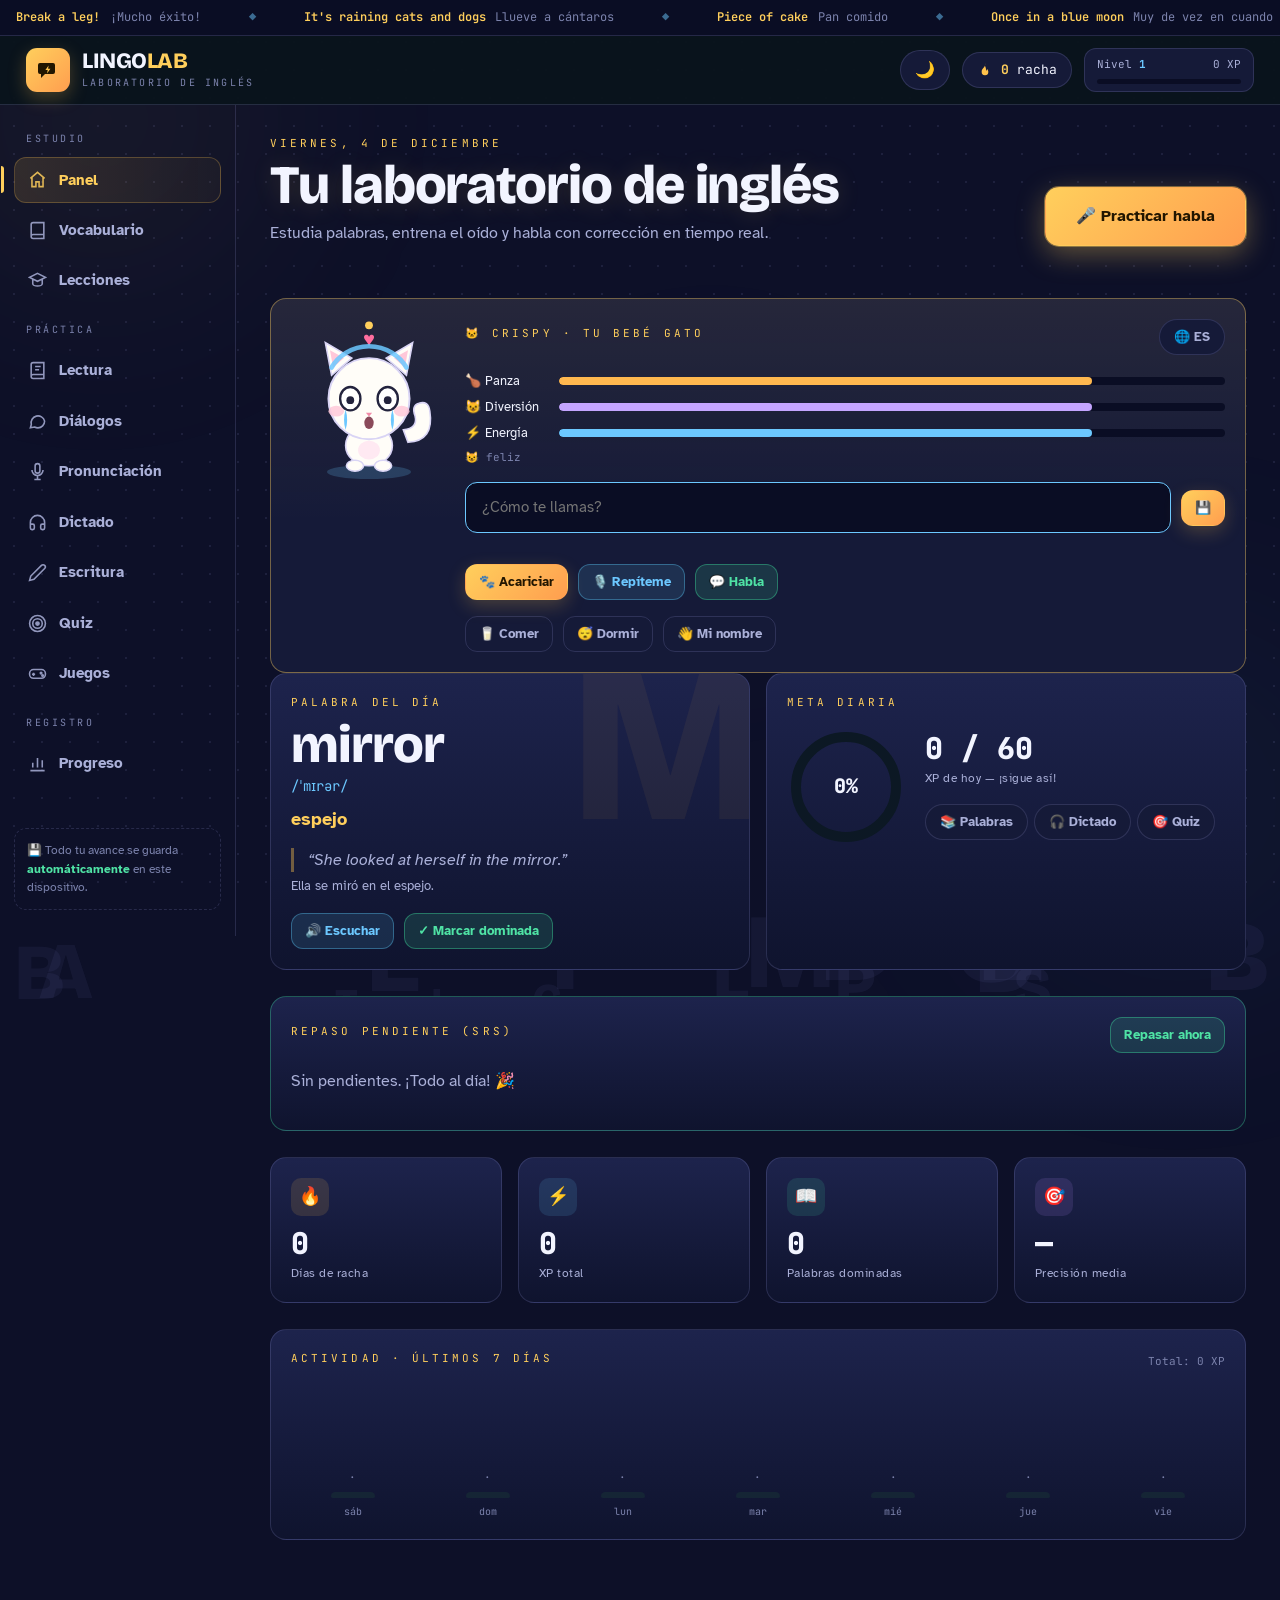
<file: lingolab.html>
<!DOCTYPE html>
<html lang="es">
<head>
<meta charset="UTF-8">
<meta name="viewport" content="width=device-width, initial-scale=1.0">
<title>LINGOLAB · Laboratorio de Inglés</title>
<link rel="preconnect" href="https://fonts.googleapis.com">
<link rel="preconnect" href="https://fonts.gstatic.com" crossorigin>
<link href="https://fonts.googleapis.com/css2?family=Bricolage+Grotesque:opsz,wght@12..96,400;12..96,600;12..96,800&family=Atkinson+Hyperlegible:ital,wght@0,400;0,700;1,400&family=JetBrains+Mono:wght@400;600;800&display=swap" rel="stylesheet">
<style>:root{--bg:#0d1028;--bg2:#12173a;--panel:#151a38;--panel2:#1c2247;--line:rgba(178,178,255,.16);--ink:#f2f4ff;--mut:#aab0d8;--dim:#7c83ad;--amber:#ffcf5c;--amber2:#ff9e4f;--mint:#4fe3a5;--coral:#ff7d7d;--sky:#6cc8ff;--lilac:#c4a5ff;--disp:"Bricolage Grotesque",sans-serif;--body:"Atkinson Hyperlegible",sans-serif;--mono:"JetBrains Mono",monospace;--r-lg:16px;--r-md:12px;--r-sm:8px;}*{margin:0;padding:0;box-sizing:border-box}html{scroll-behavior:smooth}body{background:var(--bg);color:var(--ink);font-family:var(--body);font-size:16px;line-height:1.55;overflow-x:hidden}button{font:inherit;color:inherit;background:none;border:none;cursor:pointer}input,textarea,select{font:inherit;color:var(--ink)}::selection{background:rgba(255,194,75,.35)}::-webkit-scrollbar{width:10px;height:10px}::-webkit-scrollbar-thumb{background:#22384d;border-radius:6px}::-webkit-scrollbar-track{background:transparent}:focus-visible{outline:2px solid var(--amber);outline-offset:2px;border-radius:4px}.bg-grid{position:fixed;inset:0;z-index:-3;background-image:radial-gradient(rgba(178,178,255,.10) 1px,transparent 1.4px);background-size:28px 28px}.glow{position:fixed;border-radius:50%;filter:blur(110px);z-index:-2;pointer-events:none;opacity:.55}.glow.a{width:560px;height:560px;left:-180px;top:-160px;background:radial-gradient(circle,rgba(255,207,92,.15),transparent 65%)}.glow.b{width:640px;height:640px;right:-220px;bottom:-220px;background:radial-gradient(circle,rgba(108,200,255,.12),transparent 65%)}.glow.c{width:400px;height:400px;left:40%;top:35%;background:radial-gradient(circle,rgba(196,165,255,.10),transparent 60%)}#bgLetters span{position:absolute;font-family:var(--disp);font-weight:800;color:#9d9df5;opacity:.06;bottom:-15%;animation:floatUp linear infinite}@keyframes floatUp{from{transform:translateY(0) rotate(-6deg)}to{transform:translateY(-130vh) rotate(10deg)}}.ticker{background:#0b1520;border-bottom:1px solid var(--line);overflow:hidden;height:36px;display:flex;align-items:center;position:relative;z-index:50}.ticker-track{display:flex;gap:3rem;width:max-content;animation:tick 55s linear infinite;font-family:var(--mono);font-size:12px;color:var(--mut);white-space:nowrap;padding-left:1rem}.ticker:hover .ticker-track{animation-play-state:paused}.ticker-track b{color:var(--amber);font-weight:600}.ticker-track i{color:var(--dim);font-style:normal;margin-left:.6rem}.ticker-track .sep{color:var(--sky);opacity:.5}@keyframes tick{to{transform:translateX(-50%)}}header.top{position:sticky;top:0;z-index:40;background:rgba(10,20,29,.96);border-bottom:1px solid var(--line);display:flex;align-items:center;justify-content:space-between;padding:12px 26px;gap:16px}.brand{display:flex;align-items:center;gap:12px}.brand .mark{width:44px;height:44px;border-radius:11px;background:linear-gradient(135deg,var(--amber),var(--amber2));display:grid;place-items:center;box-shadow:0 6px 18px rgba(255,194,75,.25);transition:transform .25s}.brand:hover .mark{transform:rotate(-6deg) scale(1.06)}.brand h1{font-family:var(--disp);font-weight:800;font-size:22px;letter-spacing:-.02em;line-height:1}.brand h1 em{font-style:normal;color:var(--amber)}.brand small{display:block;font-family:var(--mono);font-size:10px;color:var(--dim);letter-spacing:.22em;text-transform:uppercase;margin-top:3px}.hud{display:flex;align-items:center;gap:12px}.pill{display:flex;align-items:center;gap:8px;background:var(--panel);border:1px solid var(--line);border-radius:999px;padding:7px 14px;font-family:var(--mono);font-size:13px}.pill svg{flex-shrink:0}.pill.streak b{color:var(--amber)}.lvlbox{min-width:170px;background:var(--panel);border:1px solid var(--line);border-radius:12px;padding:7px 12px}.lvlbox .t{display:flex;justify-content:space-between;font-family:var(--mono);font-size:11px;color:var(--mut)}.lvlbox .t b{color:var(--sky)}.lvl-track{height:5px;background:#0c1824;border-radius:99px;margin-top:6px;overflow:hidden}.lvl-track i{display:block;height:100%;background:linear-gradient(90deg,var(--sky),var(--mint));border-radius:99px;transition:width .6s cubic-bezier(.2,.8,.3,1)}.shell{display:grid;grid-template-columns:236px 1fr;max-width:1440px;margin:0 auto;min-height:calc(100vh - 100px)}nav.side{padding:26px 14px;border-right:1px solid var(--line);position:sticky;top:69px;height:calc(100vh - 69px);display:flex;flex-direction:column;gap:4px}nav.side .nav-label{font-family:var(--mono);font-size:10px;letter-spacing:.25em;color:var(--dim);text-transform:uppercase;padding:0 12px;margin:14px 0 6px}nav.side .nav-label:first-child{margin-top:0}.nav-btn{display:flex;align-items:center;gap:12px;padding:11px 13px;border-radius:var(--r-md);color:var(--mut);font-weight:700;font-size:14.5px;border:1px solid transparent;transition:all .2s;position:relative;text-align:left;width:100%}.nav-btn svg{flex-shrink:0;opacity:.85}.nav-btn:hover{background:rgba(91,201,245,.07);color:var(--ink);transform:translateX(3px)}.nav-btn.active{background:linear-gradient(90deg,rgba(255,194,75,.13),rgba(255,194,75,.04));color:var(--amber);border-color:rgba(255,194,75,.25)}.nav-btn.active::before{content:"";position:absolute;left:-14px;top:20%;bottom:20%;width:3px;background:var(--amber);border-radius:0 4px 4px 0}.side-foot{margin-top:auto;padding:12px;border:1px dashed var(--line);border-radius:var(--r-md);font-size:12px;color:var(--dim)}.side-foot b{color:var(--mint)}main{padding:30px 34px 70px;max-width:1120px;width:100%}.view{animation:viewIn .45s cubic-bezier(.2,.8,.3,1)}@keyframes viewIn{from{opacity:0;transform:translateY(14px)}to{opacity:1;transform:none}}.view-head{margin-bottom:26px;display:flex;justify-content:space-between;align-items:flex-end;gap:20px;flex-wrap:wrap}.eyebrow{font-family:var(--mono);font-size:11px;letter-spacing:.28em;text-transform:uppercase;color:var(--amber);display:block;margin-bottom:6px}.view-head h2{font-family:var(--disp);font-weight:800;font-size:clamp(28px,4vw,40px);letter-spacing:-.02em;line-height:1.05}.view-head .sub{color:var(--mut);margin-top:6px;max-width:560px}.card{background:linear-gradient(180deg,#13233480,#0f1c2a80),var(--panel);border:1px solid var(--line);border-radius:var(--r-lg);padding:20px;position:relative;transition:transform .25s,border-color .25s,box-shadow .25s}.card.lift:hover{transform:translateY(-4px);border-color:rgba(255,194,75,.35);box-shadow:0 14px 34px rgba(0,0,0,.35)}.grid{display:grid;gap:16px}.g2{grid-template-columns:repeat(2,1fr)}.g3{grid-template-columns:repeat(3,1fr)}.g4{grid-template-columns:repeat(4,1fr)}.row{display:flex;gap:10px;flex-wrap:wrap;align-items:center}.mg-t{margin-top:16px}.mg-t2{margin-top:26px}.mono{font-family:var(--mono)}.dim{color:var(--dim)}.mut{color:var(--mut)}.stat-n{font-family:var(--mono);font-weight:800;font-size:30px;line-height:1}.stat-l{font-size:12px;color:var(--mut);margin-top:6px;letter-spacing:.04em}.icon-tile{width:38px;height:38px;border-radius:10px;display:grid;place-items:center;font-size:18px;margin-bottom:12px}.btn{display:inline-flex;align-items:center;gap:8px;padding:11px 20px;border-radius:var(--r-md);font-weight:700;font-size:14.5px;border:1px solid transparent;transition:all .18s;white-space:nowrap}.btn:active{transform:scale(.96)}.btn.amber{background:linear-gradient(135deg,var(--amber),var(--amber2));color:#221600;box-shadow:0 6px 18px rgba(255,194,75,.22)}.btn.amber:hover{transform:translateY(-2px);box-shadow:0 10px 26px rgba(255,194,75,.32)}.btn.mint{background:rgba(63,223,159,.14);color:var(--mint);border-color:rgba(63,223,159,.4)}.btn.mint:hover{background:rgba(63,223,159,.24);transform:translateY(-2px)}.btn.sky{background:rgba(91,201,245,.13);color:var(--sky);border-color:rgba(91,201,245,.38)}.btn.sky:hover{background:rgba(91,201,245,.23);transform:translateY(-2px)}.btn.coral{background:rgba(255,110,110,.12);color:var(--coral);border-color:rgba(255,110,110,.35)}.btn.coral:hover{background:rgba(255,110,110,.22)}.btn.ghost{border-color:var(--line);color:var(--mut)}.btn.ghost:hover{color:var(--ink);border-color:#3a5a78;transform:translateY(-2px)}.btn.sm{padding:7px 13px;font-size:13px}.btn.big{padding:16px 30px;font-size:16px;border-radius:14px}.btn.say{padding:6px 9px;border-radius:9px}.btn[disabled]{opacity:.45;pointer-events:none}.chip{display:inline-flex;align-items:center;gap:7px;padding:7px 14px;border-radius:999px;border:1px solid var(--line);background:var(--panel);font-size:13px;font-weight:700;color:var(--mut);transition:all .18s}.chip:hover{color:var(--ink);transform:translateY(-2px);border-color:#3a5a78}.chip.active{background:rgba(255,194,75,.15);border-color:var(--amber);color:var(--amber)}.chips{display:flex;gap:8px;flex-wrap:wrap}input.txt,textarea.txt,select.sel{width:100%;background:#0c1824;border:1px solid var(--line);border-radius:var(--r-md);padding:13px 16px;color:var(--ink);transition:border-color .2s}input.txt:focus,textarea.txt:focus,select.sel:focus{border-color:var(--sky);outline:none}input.range{-webkit-appearance:none;appearance:none;width:100%;height:6px;background:#0c1824;border-radius:99px;outline:none}input.range::-webkit-slider-thumb{-webkit-appearance:none;width:18px;height:18px;border-radius:50%;background:var(--amber);cursor:pointer;box-shadow:0 0 0 4px rgba(255,194,75,.18)}.tag{font-family:var(--mono);font-size:10px;letter-spacing:.14em;text-transform:uppercase;padding:4px 9px;border-radius:6px;font-weight:600}.bar-track{height:7px;background:#0c1824;border-radius:99px;overflow:hidden}.bar-track i{display:block;height:100%;border-radius:99px;transition:width .8s cubic-bezier(.2,.8,.3,1)}.wotd{overflow:hidden}.wotd .ghost-letter{position:absolute;right:-14px;top:-46px;font-family:var(--disp);font-weight:800;font-size:230px;color:rgba(255,194,75,.06);line-height:1;pointer-events:none;user-select:none}.wotd .word{font-family:var(--disp);font-weight:800;font-size:clamp(34px,5vw,52px);letter-spacing:-.02em;line-height:1.05}.wotd .ipa{font-family:var(--mono);color:var(--sky);font-size:14px;margin-top:4px}.wotd .es{color:var(--amber);font-weight:700;margin-top:8px;font-size:18px}.wotd .ex{margin-top:14px;padding-left:14px;border-left:3px solid rgba(255,194,75,.4);color:var(--mut);font-style:italic}.goal-wrap{display:flex;align-items:center;gap:20px}.ring{position:relative;width:118px;height:118px;flex-shrink:0}.ring svg{transform:rotate(-90deg)}.ring .num{position:absolute;inset:0;display:grid;place-items:center;font-family:var(--mono);font-weight:800;font-size:20px}.wcard .w-top{display:flex;justify-content:space-between;align-items:flex-start;gap:8px}.wcard .w-en{font-family:var(--disp);font-weight:800;font-size:21px;letter-spacing:-.01em}.wcard .w-ipa{font-family:var(--mono);font-size:12px;color:var(--sky);margin:3px 0 6px}.wcard .w-es{color:var(--amber);font-weight:700;font-size:15px}.wcard .w-ex{font-size:13px;color:var(--mut);margin-top:10px;padding-top:10px;border-top:1px dashed var(--line)}.wcard .w-foot{display:flex;justify-content:space-between;align-items:center;margin-top:12px}.st{font-family:var(--mono);font-size:10px;letter-spacing:.12em;text-transform:uppercase;padding:4px 9px;border-radius:6px}.st.new{background:rgba(108,130,153,.15);color:var(--dim)}.st.learning{background:rgba(255,194,75,.15);color:var(--amber)}.st.known{background:rgba(63,223,159,.15);color:var(--mint)}.overlay{position:fixed;inset:0;background:rgba(5,10,16,.82);z-index:100;display:grid;place-items:center;padding:20px;animation:fadeIn .25s}.overlay[hidden]{display:none!important}@keyframes fadeIn{from{opacity:0}}.fc-box{width:min(520px,100%)}.flash{perspective:1200px;height:330px;cursor:pointer}.flash-in{position:relative;width:100%;height:100%;transform-style:preserve-3d;transition:transform .55s cubic-bezier(.3,.9,.3,1)}.flash.flip .flash-in{transform:rotateY(180deg)}.fc-face{position:absolute;inset:0;backface-visibility:hidden;border-radius:var(--r-lg);border:1px solid var(--line);padding:28px;display:flex;flex-direction:column;justify-content:center;align-items:center;text-align:center;gap:8px}.fc-face.front{background:linear-gradient(160deg,#17293d,#0f1c2a)}.fc-face.back{background:linear-gradient(160deg,#1d2a17,#101c12);border-color:rgba(63,223,159,.3);transform:rotateY(180deg)}.fc-face .big{font-family:var(--disp);font-weight:800;font-size:38px;line-height:1.1}.hintflip{font-family:var(--mono);font-size:11px;color:var(--dim);position:absolute;bottom:14px;letter-spacing:.14em;text-transform:uppercase}.lv-path{position:relative}.lv-card{cursor:pointer}.lv-card .lv-dot{width:44px;height:44px;border-radius:12px;display:grid;place-items:center;font-family:var(--disp);font-weight:800;font-size:15px;color:#0a141d;flex-shrink:0}.lp-en{font-family:var(--disp);font-weight:700;font-size:clamp(22px,3.4vw,32px);line-height:1.25;margin:22px 0 8px;letter-spacing:-.01em}.lp-es{color:var(--amber);font-size:17px}.lp-track{flex:1;height:7px;background:#0c1824;border-radius:99px;overflow:hidden;min-width:80px}.lp-track i{display:block;height:100%;background:linear-gradient(90deg,var(--amber),var(--mint));transition:width .4s}.mic-wrap{display:flex;flex-direction:column;align-items:center;gap:14px;padding:14px 0}.mic-btn{width:96px;height:96px;border-radius:50%;background:linear-gradient(135deg,var(--coral),#e04e4e);display:grid;place-items:center;box-shadow:0 10px 30px rgba(255,110,110,.3);transition:transform .2s;position:relative}.mic-btn:hover{transform:scale(1.07)}.mic-btn.recording{animation:pulseRing 1.2s ease-out infinite}@keyframes pulseRing{0%{box-shadow:0 0 0 0 rgba(255,110,110,.5)}100%{box-shadow:0 0 0 26px rgba(255,110,110,0)}}.eq{display:flex;gap:5px;height:34px;align-items:flex-end}.eq i{width:6px;background:var(--sky);border-radius:4px;height:6px;transition:height .2s}.eq.on i{animation:eqJump .7s ease-in-out infinite alternate}.eq i:nth-child(2){animation-delay:.12s}.eq i:nth-child(3){animation-delay:.24s}.eq i:nth-child(4){animation-delay:.06s}.eq i:nth-child(5){animation-delay:.3s}.eq i:nth-child(6){animation-delay:.18s}.eq i:nth-child(7){animation-delay:.02s}@keyframes eqJump{from{height:6px}to{height:32px}}.phrase-big{font-family:var(--disp);font-weight:700;font-size:clamp(22px,3.4vw,33px);text-align:center;line-height:1.25;letter-spacing:-.01em}.chipw{display:inline-block;padding:6px 12px;margin:4px;border-radius:9px;font-weight:700;font-size:15px;cursor:pointer;transition:transform .15s}.chipw:hover{transform:translateY(-2px) scale(1.04)}.chipw.ok{background:rgba(63,223,159,.16);color:var(--mint);border:1px solid rgba(63,223,159,.4)}.chipw.near{background:rgba(255,194,75,.16);color:var(--amber);border:1px solid rgba(255,194,75,.4)}.chipw.bad{background:rgba(255,110,110,.16);color:var(--coral);border:1px solid rgba(255,110,110,.4)}.chipw.miss{background:rgba(108,130,153,.12);color:var(--dim);border:1px dashed rgba(108,130,153,.4);text-decoration:line-through}.score-ring{position:relative;width:130px;height:130px;flex-shrink:0}.score-ring svg{transform:rotate(-90deg)}.score-ring .num{position:absolute;inset:0;display:grid;place-items:center;font-family:var(--mono);font-weight:800;font-size:28px}.score-ring .cap{position:absolute;left:0;right:0;bottom:24px;text-align:center;font-family:var(--mono);font-size:9px;letter-spacing:.2em;color:var(--dim);text-transform:uppercase}.story-grid{display:grid;grid-template-columns:repeat(3,1fr);gap:16px}.story-card{cursor:pointer;overflow:hidden}.story-card .cover{height:86px;border-radius:12px;display:flex;align-items:center;justify-content:space-between;padding:14px 16px;margin-bottom:12px;background:linear-gradient(135deg,#1b2f45,#0d1825);border:1px solid var(--line)}.story-card .cover .em{font-size:40px}.story-card h3{font-family:var(--disp);font-weight:800;font-size:18px;line-height:1.2}.story-card .orig{font-family:var(--mono);font-size:11px;color:var(--dim);margin-top:2px}.reader-sent{padding:16px 18px;border:1px solid var(--line);border-radius:var(--r-md);background:#0c1824;margin-top:10px;transition:border-color .2s}.reader-sent.cur{border-color:var(--amber);box-shadow:0 0 0 1px rgba(255,194,75,.35)}.reader-sent.done{border-color:rgba(63,223,159,.45)}.reader-sent .sen-en{font-size:19px;line-height:2;font-weight:700}.reader-sent .sen-es{color:var(--amber);font-size:15px;margin-top:6px}.book{background:linear-gradient(180deg,#101f30,#0c1824);border:1px solid var(--line);border-radius:var(--r-lg);padding:clamp(18px,4vw,38px);margin-top:14px}.book .drop::first-letter{font-family:var(--disp);font-weight:800;font-size:3.1em;float:left;line-height:.9;padding-right:8px;color:var(--amber)}.bk{font-family:Georgia,"Times New Roman",serif;font-size:clamp(18px,2.4vw,21px);line-height:2.05;text-align:justify;margin:0 0 1.1em}.ph{border-radius:6px;padding:2px 3px;cursor:pointer;transition:background .25s;border-bottom:2px solid transparent}.ph:hover{background:rgba(91,201,245,.14)}.ph.cur{background:rgba(255,194,75,.14);border-bottom-color:var(--amber)}.ph.ok{background:rgba(63,223,159,.10)}.ph.low{background:rgba(255,110,110,.10)}.ph .pill{display:inline-block;font-family:var(--mono);font-size:10px;font-weight:700;border-radius:99px;padding:1px 8px;margin-left:6px;vertical-align:2px}.pill.good{background:rgba(63,223,159,.18);color:var(--mint)}.pill.mid{background:rgba(255,194,75,.18);color:var(--amber)}.pill.bad{background:rgba(255,110,110,.18);color:var(--coral)}.ph .rep{display:inline-block;font-size:12px;opacity:.55;margin-left:4px;cursor:pointer}.ph .rep:hover{opacity:1;transform:scale(1.15)}.ph-es{display:block;font-family:var(--body);font-size:14.5px;color:var(--amber);text-align:left;margin-top:2px}.live-dot{display:inline-block;width:9px;height:9px;border-radius:50%;background:var(--coral);margin-right:7px;animation:blink 1.1s infinite}@keyframes blink{50%{opacity:.25}}#rdLast{display:flex;gap:8px;flex-wrap:wrap;margin-top:10px;min-height:26px}#rdLast .ln{font-family:var(--mono);font-size:11px;padding:3px 10px;border-radius:99px;border:1px solid var(--line);color:var(--mut)}.chat{display:flex;flex-direction:column;gap:10px;margin-top:14px}.msg{max-width:82%;padding:12px 16px;border-radius:16px;line-height:1.9;font-size:17px;cursor:pointer;transition:all .2s;border:1px solid var(--line);position:relative}.msg.a{align-self:flex-start;background:#13253a;border-bottom-left-radius:5px}.msg.b{align-self:flex-end;background:#17301f;border-color:rgba(63,223,159,.3);border-bottom-right-radius:5px}.msg.cur{border-color:var(--amber);box-shadow:0 0 0 1px rgba(255,194,75,.4)}.msg.done{opacity:.92}.msg .who{display:flex;align-items:center;gap:7px;font-family:var(--mono);font-size:10.5px;letter-spacing:.1em;color:var(--dim);margin-bottom:5px;text-transform:uppercase}.msg .who .av{font-size:17px}.msg.b .who{color:var(--mint)}.msg .dg-es{color:var(--amber);font-size:14px;margin-top:5px;line-height:1.5}.msg .dg-words span.rw{display:inline;padding:1px 2px;border-radius:5px;cursor:pointer}.msg .dg-words span.rw:hover{background:rgba(91,201,245,.2)}.msg .acts{position:absolute;top:8px;right:10px;display:flex;gap:4px;opacity:.55}.msg .acts:hover{opacity:1}.msg .acts button{font-size:12px;padding:2px 6px;border-radius:7px;border:1px solid var(--line);background:#0c1824}#dgLast{display:flex;gap:8px;flex-wrap:wrap;margin-top:10px;min-height:26px}#dgLast .ln{font-family:var(--mono);font-size:11px;padding:3px 10px;border-radius:99px;border:1px solid var(--line);color:var(--mut)}.dg-story{background:linear-gradient(180deg,#101f30,#0c1824);border:1px solid var(--line);border-radius:var(--r-lg);padding:clamp(16px,3vw,28px);margin-top:14px;font-family:Georgia,serif;font-size:17px;line-height:1.9;font-style:italic;color:var(--mut)}.dg-story b{color:var(--amber);font-style:normal}.rw{display:inline-block;padding:2px 4px;margin:1px;border-radius:7px;cursor:pointer;transition:all .15s;border-bottom:2px solid transparent}.rw:hover{background:rgba(91,201,245,.15);transform:translateY(-1px)}.rw.ok{background:rgba(63,223,159,.16);color:var(--mint);border-bottom-color:var(--mint)}.rw.bad{background:rgba(255,110,110,.13);color:var(--coral)}.rw.looked{outline:1px dashed rgba(91,201,245,.6)}#wordTip{position:fixed;z-index:400;background:#0d1826f2;border:1px solid rgba(91,201,245,.35);border-radius:9px;padding:5px 10px;box-shadow:0 10px 26px rgba(0,0,0,.5);max-width:190px;font-size:12px;line-height:1.35}#wordTip .wt-en{font-weight:800;font-size:13px;display:inline}#wordTip .wt-es{color:var(--amber);font-weight:700;display:inline;margin-left:6px}#wordTip .row{margin-top:4px!important;gap:4px!important}#wordTip .btn{padding:2px 8px!important;font-size:11px!important}#wordTip[hidden]{display:none!important}#wordTip .wt-en{font-weight:800;font-size:16px}#wordTip .wt-es{color:var(--amber);font-weight:700}.page-dots{display:flex;gap:6px;flex-wrap:wrap}.page-dots i{width:26px;height:8px;border-radius:99px;background:#152535}.page-dots i.done{background:var(--mint)}.page-dots i.cur{background:var(--amber)}@media(max-width:1080px){.story-grid{grid-template-columns:repeat(2,1fr)}}@media(max-width:640px){.story-grid{grid-template-columns:1fr}}.q-opt{display:block;width:100%;text-align:left;padding:15px 18px;border:1px solid var(--line);border-radius:var(--r-md);background:var(--panel);font-size:16px;font-weight:700;margin-top:10px;transition:all .18s}.q-opt:hover{border-color:var(--sky);transform:translateX(5px)}.q-opt.good{background:rgba(63,223,159,.15);border-color:var(--mint);color:var(--mint)}.q-opt.wrong{background:rgba(255,110,110,.14);border-color:var(--coral);color:var(--coral);animation:shake .35s}@keyframes shake{25%{transform:translateX(-6px)}75%{transform:translateX(6px)}}.q-timer{height:8px;background:#0c1824;border-radius:99px;overflow:hidden;margin:14px 0 22px}.q-timer i{display:block;height:100%;background:linear-gradient(90deg,var(--mint),var(--amber));transition:width .1s linear}.q-prompt{font-family:var(--disp);font-weight:800;font-size:clamp(28px,4vw,42px);letter-spacing:-.02em;margin-top:8px}.ach{display:flex;gap:14px;align-items:center}.ach .ic{width:48px;height:48px;border-radius:12px;display:grid;place-items:center;font-size:23px;flex-shrink:0;background:rgba(255,194,75,.12);border:1px solid rgba(255,194,75,.25)}.ach.locked{opacity:.4;filter:grayscale(.9)}.ach .nm{font-weight:700;font-size:15px}.ach .ds{font-size:12.5px;color:var(--mut)}#toasts{position:fixed;bottom:22px;right:22px;z-index:300;display:flex;flex-direction:column;gap:10px}.toast{background:var(--panel2);border:1px solid rgba(255,194,75,.4);border-radius:var(--r-md);padding:13px 18px;font-size:14px;font-weight:700;box-shadow:0 12px 34px rgba(0,0,0,.45);display:flex;gap:10px;align-items:center;animation:toastIn .35s cubic-bezier(.2,.9,.3,1.3);max-width:320px}@keyframes toastIn{from{opacity:0;transform:translateX(40px)}}.toast.out{opacity:0;transform:translateX(40px);transition:all .35s}#floatLayer{position:fixed;inset:0;pointer-events:none;z-index:290}.xp-float{position:absolute;font-family:var(--mono);font-weight:800;color:var(--amber);font-size:17px;animation:floatXP 1.4s ease-out forwards;text-shadow:0 2px 10px rgba(0,0,0,.5)}@keyframes floatXP{from{opacity:0;transform:translateY(8px)}20%{opacity:1}to{opacity:0;transform:translateY(-60px)}}#confetti{position:fixed;inset:0;pointer-events:none;z-index:280}@media(max-width:1080px){.g4{grid-template-columns:repeat(2,1fr)}.g3{grid-template-columns:repeat(2,1fr)}}@media(max-width:980px){.shell{grid-template-columns:1fr}nav.side{position:fixed;bottom:0;left:0;right:0;top:auto;height:auto;flex-direction:row;overflow-x:auto;padding:8px 10px;background:rgba(10,20,29,.98);border-right:none;border-top:1px solid var(--line);z-index:60;gap:2px}nav.side .nav-label,.side-foot{display:none}.nav-btn{flex-direction:column;gap:4px;font-size:10.5px;padding:8px 11px;min-width:70px;justify-content:center}.nav-btn.active::before{left:15%;right:15%;top:auto;bottom:-8px;width:auto;height:3px;border-radius:4px 4px 0 0}main{padding:22px 18px 120px}.hud .pill.streak span.lbl{display:none}}@media(max-width:640px){.g2,.g3,.g4{grid-template-columns:1fr}.lvlbox{min-width:130px}.view-head{align-items:flex-start}}</style>
<style>:root{--focus:#ffc24b;--ok:#3fdf9f;--warn:#ffc24b;--bad:#ff6e6e;}[data-theme="light"]{--bg:#f5f3ff;--bg2:#ffffff;--panel:#ffffff;--panel2:#efeaff;--line:rgba(60,50,140,.14);--ink:#1c1440;--mut:#4d4480;--dim:#7a72a8;--amber:#d9930d;--amber2:#c26a12;--mint:#0d8a56;--coral:#d63d3d;--sky:#0b6cb8;--lilac:#6a3fd4;}[data-theme="light"] body{background:var(--bg);color:var(--ink)}[data-theme="light"] header.top{background:rgba(255,255,255,.95)}[data-theme="light"] .bg-grid{background-image:radial-gradient(rgba(20,60,100,.10) 1px,transparent 1.4px)}[data-theme="light"] .glow{opacity:.25}[data-theme="light"] input.txt,[data-theme="light"] textarea.txt,[data-theme="light"] select.sel{background:#fff;color:var(--ink)}[data-theme="light"] .card{background:linear-gradient(180deg,#ffffff,#f2f7fc)}[data-theme="light"] .msg.a{background:#e8f2fc}[data-theme="light"] .msg.b{background:#e4f7ec}@media (prefers-reduced-motion:reduce){*,*::before,*::after{animation-duration:.001s!important;transition-duration:.001s!important}html{scroll-behavior:auto}}.sr-only{position:absolute;width:1px;height:1px;overflow:hidden;clip:rect(0 0 0 0);white-space:nowrap}#themeBtn{font-size:16px}#srsCard{border-color:rgba(63,223,159,.35)}#srsCard .chip{cursor:default}</style>
<style>.stat-n,.mono,.pill,.q-prompt,#xpLabel{font-variant-numeric:tabular-nums}#view-panel{display:flex;flex-direction:column}#view-panel[hidden]{display:none!important}#view-panel .view-head{order:0}#view-panel #crispyCard{order:1}#view-panel .grid.g2{order:2}#view-panel #srsCard{order:3}#view-panel .grid.g4{order:4}#view-panel .card.mg-t2:last-child{order:5}#view-panel .view-head h2{font-size:clamp(34px,5vw,54px);text-shadow:0 2px 24px rgba(255,207,92,.15)}#view-panel .view-head .btn.big{box-shadow:0 8px 28px rgba(255,207,92,.35),0 0 0 1px rgba(255,207,92,.4)}#view-panel .view-head .btn.big:hover{box-shadow:0 12px 36px rgba(255,207,92,.5),0 0 0 1px rgba(255,207,92,.6)}#crispyCard{border:1px solid rgba(255,207,92,.4);background:linear-gradient(180deg,rgba(255,207,92,.07),transparent 60%),var(--panel)}#crispyCard.xp-jump #crispyArt{animation:xjump .6s cubic-bezier(.2,.9,.3,1.4)}@keyframes xjump{0%{transform:translateY(0) rotate(0)}40%{transform:translateY(-16px) rotate(-6deg)}70%{transform:translateY(2px) rotate(4deg)}100%{transform:none}}.btn,.chip,.q-opt,.nav-btn{transition:transform .16s,box-shadow .2s,background .2s,border-color .2s}.btn:active,.chip:active,.q-opt:active{transform:scale(.97)}.chip{min-height:36px}.q-opt{padding:16px 18px}#qScore{background:var(--panel);border:1px solid var(--line);border-radius:999px;padding:7px 14px}.combo-pop{animation:cpop .45s cubic-bezier(.2,.9,.3,1.5)}@keyframes cpop{0%{transform:scale(1)}45%{transform:scale(1.25) rotate(-2deg)}100%{transform:scale(1)}}.skel{border-radius:12px;background:linear-gradient(100deg,var(--panel2) 40%,rgba(178,178,255,.18) 50%,var(--panel2) 60%);background-size:200% 100%;animation:shim 1.3s linear infinite;min-height:20px}@keyframes shim{to{background-position:-200% 0}}.book{max-width:68ch;margin-left:auto;margin-right:auto}@media(max-width:980px){nav.side{scroll-snap-type:x mandatory}.nav-btn{scroll-snap-align:center;min-height:56px;min-width:76px}#themeBtn{min-height:44px}}#gamesBox [data-gm]:hover{transform:translateY(-5px) rotate(-.5deg);border-color:rgba(255,207,92,.5);box-shadow:0 14px 34px rgba(0,0,0,.4),0 0 22px rgba(255,207,92,.12)}#memGrid .card{min-height:96px;font-size:16px}#memGrid .card[data-open]{border-color:var(--sky);box-shadow:0 0 16px rgba(108,200,255,.25)}.q-timer{height:10px}.pop-in{animation:popIn .4s cubic-bezier(.2,.9,.3,1.2)}@keyframes popIn{from{opacity:0;transform:translateY(12px) scale(.98)}to{opacity:1;transform:none}}#dicPlays{background:var(--panel);border:1px solid var(--line);border-radius:999px;padding:7px 14px;font-family:var(--mono);font-size:12px;color:var(--mut)}.diff-legend{display:flex;gap:12px;flex-wrap:wrap;font-size:12px;color:var(--mut);margin-top:10px}.diff-legend i{display:inline-block;width:10px;height:10px;border-radius:50%;margin-right:5px}#lessonPlayer{border-color:rgba(255,207,92,.35)}.lp-en{text-shadow:0 2px 18px rgba(108,200,255,.12)}.mic-btn{min-width:96px;min-height:96px}.score-ring{filter:drop-shadow(0 6px 20px rgba(0,0,0,.4))}.overlay{backdrop-filter:blur(3px)}.fc-face{box-shadow:0 20px 50px rgba(0,0,0,.45)}.ticker-track{animation-duration:70s}::-webkit-scrollbar-thumb{background:#2c3563}.ticker{background:#0a0d24}.lvl-track,input.txt,textarea.txt,select.sel,input.range,.bar-track,.lp-track,.reader-sent,.msg .acts button,.q-timer{background-color:#0a0d24}.book{background:linear-gradient(180deg,#171c44,#0a0d24)}.dg-story{background:linear-gradient(180deg,#171c44,#0a0d24)}.page-dots i{background:#232a55}.card{background:linear-gradient(180deg,rgba(38,44,96,.5),rgba(10,13,36,.5)),var(--panel)}.msg.a{background:#1a2150}.fc-face.front{background:linear-gradient(160deg,#1d2452,#0d1130)}.fc-face.back{background:linear-gradient(160deg,#123a2c,#0c1a20)}[data-theme="light"] .lvl-track,[data-theme="light"] input.txt,[data-theme="light"] textarea.txt,[data-theme="light"] select.sel,[data-theme="light"] input.range,[data-theme="light"] .bar-track,[data-theme="light"] .lp-track,[data-theme="light"] .reader-sent,[data-theme="light"] .msg .acts button,[data-theme="light"] .q-timer,[data-theme="light"] .ticker{background-color:#e4e0f7}[data-theme="light"] .book,[data-theme="light"] .dg-story{background:linear-gradient(180deg,#ffffff,#efeaff)}[data-theme="light"] .msg.a{background:#e6e2fb}[data-theme="light"] .msg.b{background:#dff5e9}[data-theme="light"] .page-dots i{background:#cfc8ee}</style>
<meta name="theme-color" content="#0a141d">
</head>
<body>

<div class="bg-grid"></div>
<div class="glow a"></div><div class="glow b"></div><div class="glow c"></div>
<div id="bgLetters"></div>
<canvas id="confetti"></canvas>
<div id="floatLayer"></div>
<div id="toasts"></div>

<!-- CINTA DE FRASES -->
<div class="ticker" aria-hidden="true"><div class="ticker-track" id="tickerTrack"></div></div>

<!-- CABECERA -->
<header class="top">
  <div class="brand">
    <div class="mark">
      <svg width="24" height="24" viewBox="0 0 24 24" fill="none"><path d="M4 5h13a2 2 0 0 1 2 2v7a2 2 0 0 1-2 2H9l-4 4v-4H4a2 2 0 0 1-2-2V7a2 2 0 0 1 2-2z" fill="#221600"/><path d="M12.6 7.5 9.4 12h2.3l-.7 3.5 3.4-4.7h-2.3l.5-3.3z" fill="#ffc24b"/></svg>
    </div>
    <div><h1>LINGO<em>LAB</em></h1><small>laboratorio de inglés</small></div>
  </div>
  <div class="hud">
    <button class="pill" id="themeBtn" title="Cambiar tema">🌙</button>
    <div class="pill streak" title="Racha de días">
      <svg width="16" height="16" viewBox="0 0 24 24" fill="none"><path d="M12 2s1 3.5-1.5 6C8 10.5 7 12 7 14.5A5 5 0 0 0 17 15c0-2-1-3.5-2-4.5 0 1.5-.7 2.3-1.5 2.5.5-2-.5-5.5-1.5-7z" fill="#ffc24b"/></svg>
      <b id="streakVal">0</b><span class="lbl">racha</span>
    </div>
    <div class="lvlbox">
      <div class="t"><span>Nivel <b id="lvlNum">1</b></span><span id="xpLabel">0 XP</span></div>
      <div class="lvl-track"><i id="xpFill" style="width:0%"></i></div>
    </div>
  </div>
</header>

<div class="shell">
<!-- ══════════ NAVEGACIÓN ══════════ -->
<nav class="side" id="sideNav">
  <div class="nav-label">Estudio</div>
  <button class="nav-btn active" data-view="panel"><svg width="19" height="19" viewBox="0 0 24 24" fill="none" stroke="currentColor" stroke-width="2"><path d="M3 10.5 12 3l9 7.5M5 9.5V21h5v-6h4v6h5V9.5"/></svg>Panel</button>
  <button class="nav-btn" data-view="vocab"><svg width="19" height="19" viewBox="0 0 24 24" fill="none" stroke="currentColor" stroke-width="2"><path d="M4 19.5A2.5 2.5 0 0 1 6.5 17H20V2H6.5A2.5 2.5 0 0 0 4 4.5v15zM4 19.5A2.5 2.5 0 0 0 6.5 22H20v-5"/></svg>Vocabulario</button>
  <button class="nav-btn" data-view="lecciones"><svg width="19" height="19" viewBox="0 0 24 24" fill="none" stroke="currentColor" stroke-width="2"><path d="m12 3 10 5-10 5L2 8l10-5zM6 10.5V16c0 1.5 2.7 3 6 3s6-1.5 6-3v-5.5"/></svg>Lecciones</button>
  <div class="nav-label">Práctica</div>
  <button class="nav-btn" data-view="lectura"><svg width="19" height="19" viewBox="0 0 24 24" fill="none" stroke="currentColor" stroke-width="2"><path d="M4 19.5A2.5 2.5 0 0 1 6.5 17H20V2H6.5A2.5 2.5 0 0 0 4 4.5v15zM4 19.5A2.5 2.5 0 0 0 6.5 22H20v-5"/><path d="M9 7h7M9 11h5"/></svg>Lectura</button>
  <button class="nav-btn" data-view="dialogs"><svg width="19" height="19" viewBox="0 0 24 24" fill="none" stroke="currentColor" stroke-width="2"><path d="M21 11.5a8.5 8.5 0 0 1-8.5 8.5c-1.5 0-3-.4-4.2-1L3 20l1.2-4.3A8.5 8.5 0 1 1 21 11.5z"/><path d="M8.5 11.5h.01M12 11.5h.01M15.5 11.5h.01"/></svg>Diálogos</button>
  <button class="nav-btn" data-view="pron"><svg width="19" height="19" viewBox="0 0 24 24" fill="none" stroke="currentColor" stroke-width="2"><rect x="9" y="2" width="6" height="12" rx="3"/><path d="M5 10a7 7 0 0 0 14 0M12 17v5M8 22h8"/></svg>Pronunciación</button>
  <button class="nav-btn" data-view="dictado"><svg width="19" height="19" viewBox="0 0 24 24" fill="none" stroke="currentColor" stroke-width="2"><path d="M3 18v-6a9 9 0 0 1 18 0v6M21 19a2 2 0 0 1-2 2h-1a2 2 0 0 1-2-2v-3a2 2 0 0 1 2-2h3zM3 19a2 2 0 0 0 2 2h1a2 2 0 0 0 2-2v-3a2 2 0 0 0-2-2H3z"/></svg>Dictado</button>
  <button class="nav-btn" data-view="escritura"><svg width="19" height="19" viewBox="0 0 24 24" fill="none" stroke="currentColor" stroke-width="2"><path d="M17 3a2.8 2.8 0 1 1 4 4L7.5 20.5 2 22l1.5-5.5L17 3z"/></svg>Escritura</button>
  <button class="nav-btn" data-view="quiz"><svg width="19" height="19" viewBox="0 0 24 24" fill="none" stroke="currentColor" stroke-width="2"><circle cx="12" cy="12" r="10"/><circle cx="12" cy="12" r="6"/><circle cx="12" cy="12" r="2" fill="currentColor"/></svg>Quiz</button>
  <button class="nav-btn" data-view="juegos"><svg width="19" height="19" viewBox="0 0 24 24" fill="none" stroke="currentColor" stroke-width="2"><rect x="2" y="7" width="20" height="11" rx="5"/><path d="M7 11v4M5 13h4"/><circle cx="16.5" cy="11.5" r="1" fill="currentColor"/><circle cx="18.5" cy="14.5" r="1" fill="currentColor"/></svg>Juegos</button>
  <div class="nav-label">Registro</div>
  <button class="nav-btn" data-view="progreso"><svg width="19" height="19" viewBox="0 0 24 24" fill="none" stroke="currentColor" stroke-width="2"><path d="M3 21h18M6 17v-6m6 6V5m6 12v-9"/></svg>Progreso</button>
  <div class="side-foot">💾 Todo tu avance se guarda <b>automáticamente</b> en este dispositivo.</div>
</nav>

<!-- ══════════ CONTENIDO ══════════ -->
<main>

<!-- ─── PANEL ─── -->
<section class="view" id="view-panel">
  <div class="view-head">
    <div><span class="eyebrow" id="dateLine">—</span><h2>Tu laboratorio de inglés</h2><p class="sub">Estudia palabras, entrena el oído y habla con corrección en tiempo real.</p></div>
    <button class="btn amber big" data-goto="pron">🎤 Practicar habla</button>
  </div>
  <div class="grid g2">
    <div class="card lift wotd">
      <div class="ghost-letter" id="wotdGhost">A</div>
      <span class="eyebrow">Palabra del día</span>
      <div class="word" id="wotdWord">—</div>
      <div class="ipa" id="wotdIpa">—</div>
      <div class="es" id="wotdEs">—</div>
      <p class="ex" id="wotdEx">—</p>
      <p class="mut" style="font-size:13px;margin-top:4px" id="wotdExEs">—</p>
      <div class="row mg-t">
        <button class="btn sky sm" id="wotdSpeak">🔊 Escuchar</button>
        <button class="btn mint sm" id="wotdLearn">✓ Marcar dominada</button>
      </div>
    </div>
    <div class="card lift">
      <span class="eyebrow">Meta diaria</span>
      <div class="goal-wrap mg-t">
        <div class="ring">
          <svg width="118" height="118"><circle cx="59" cy="59" r="50" stroke="#0c1824" stroke-width="10" fill="none"/><circle id="goalRingC" cx="59" cy="59" r="50" stroke="#ffc24b" stroke-width="10" fill="none" stroke-linecap="round" stroke-dasharray="314" stroke-dashoffset="314" style="transition:stroke-dashoffset 1s cubic-bezier(.2,.8,.3,1)"/></svg>
          <div class="num" id="goalPct">0%</div>
        </div>
        <div>
          <div class="stat-n" id="goalXpTxt">0 / 60</div>
          <div class="stat-l">XP de hoy — ¡sigue así!</div>
          <div class="row mg-t" style="gap:6px">
            <button class="chip" data-goto="vocab">📚 Palabras</button>
            <button class="chip" data-goto="dictado">🎧 Dictado</button>
            <button class="chip" data-goto="quiz">🎯 Quiz</button>
          </div>
        </div>
      </div>
    </div>
  </div>
  <div class="card mg-t2" id="crispyCard" style="overflow:hidden">
    <div class="row" style="gap:18px;align-items:flex-start;flex-wrap:nowrap">
      <div id="crispyArt" style="flex-shrink:0;cursor:pointer" title="¡Tócame!"></div>
      <div style="flex:1;min-width:220px">
        <div class="row" style="justify-content:space-between"><span class="eyebrow">🐱 Crispy · tu bebé gato</span><button class="chip" id="crispyLang" title="Cambiar idioma">🌐 ES</button></div>
        <div class="mg-t" style="display:flex;flex-direction:column;gap:6px">
          <div class="row" style="gap:8px"><span style="font-size:13px;width:86px">🍗 Panza</span><div class="cneed" style="flex:1"><i id="cnBelly"></i></div></div>
          <div class="row" style="gap:8px"><span style="font-size:13px;width:86px">😺 Diversión</span><div class="cneed" style="flex:1"><i id="cnFun"></i></div></div>
          <div class="row" style="gap:8px"><span style="font-size:13px;width:86px">⚡ Energía</span><div class="cneed" style="flex:1"><i id="cnEnergy"></i></div></div>
          <span class="mono dim" id="cnState" style="font-size:11px"></span>
        </div>
        <p id="crispyBubble" class="mg-t" style="font-size:15px;min-height:66px">…</p>
        <div class="row mg-t"><button class="btn amber sm" id="crispyPet">🐾 Acariciar</button><button class="btn sky sm" id="crispyEcho">🎙️ Repíteme</button><button class="btn mint sm" id="crispyTalk">💬 Habla</button></div>
        <div class="row mg-t"><button class="btn ghost sm" id="crispyFeed">🥛 Comer</button><button class="btn ghost sm" id="crispySleep">😴 Dormir</button><button class="btn ghost sm" id="crispyName">👋 Mi nombre</button></div>
      </div>
    </div>
  </div>
  <div class="card mg-t2" id="srsCard"><div class="row" style="justify-content:space-between"><span class="eyebrow">Repaso pendiente (SRS)</span><button class="btn mint sm" data-goto="vocab">Repasar ahora</button></div><p class="mut mg-t" id="srsLine">Cargando…</p><div class="chips mg-t" id="srsChips"></div></div>
  <div class="grid g4 mg-t2">
    <div class="card lift"><div class="icon-tile" style="background:rgba(255,194,75,.13)">🔥</div><div class="stat-n" id="pStreak">0</div><div class="stat-l">Días de racha</div></div>
    <div class="card lift"><div class="icon-tile" style="background:rgba(91,201,245,.13)">⚡</div><div class="stat-n" id="pXp">0</div><div class="stat-l">XP total</div></div>
    <div class="card lift"><div class="icon-tile" style="background:rgba(63,223,159,.13)">📖</div><div class="stat-n" id="pWords">0</div><div class="stat-l">Palabras dominadas</div></div>
    <div class="card lift"><div class="icon-tile" style="background:rgba(181,140,255,.13)">🎯</div><div class="stat-n" id="pAcc">—</div><div class="stat-l">Precisión media</div></div>
  </div>
  <div class="card mg-t2">
    <div class="row" style="justify-content:space-between"><span class="eyebrow">Actividad · últimos 7 días</span><span class="mono dim" style="font-size:11px" id="weekTotal"></span></div>
    <div class="row mg-t" id="weekChart" style="align-items:flex-end;height:130px;gap:12px"></div>
  </div>
</section>

<!-- ─── VOCABULARIO ─── -->
<section class="view" id="view-vocab" hidden>
  <div class="view-head">
    <div><span class="eyebrow">Biblioteca</span><h2>Vocabulario</h2><p class="sub" id="vocabCount">—</p></div>
    <button class="btn amber" id="btnFlash">🃏 Modo tarjetas</button>
  </div>
  <div class="card">
    <input type="text" class="txt" id="vocabSearch" placeholder="🔎 Buscar palabra en inglés o español…">
    <div class="chips mg-t" id="catChips"></div>
    <div class="chips mg-t" id="statChips">
      <button class="chip active" data-vf="all">Todas</button>
      <button class="chip" data-vf="new">Nuevas</button>
      <button class="chip" data-vf="learning">Aprendiendo</button>
      <button class="chip" data-vf="known">Dominadas</button>
    </div>
  </div>
  <div class="grid g3 mg-t" id="vocabGrid"></div>
</section>

<!-- ─── LECCIONES ─── -->
<section class="view" id="view-lecciones" hidden>
  <div class="view-head">
    <div><span class="eyebrow">Ruta de estudio</span><h2>Lecciones por nivel</h2><p class="sub">Oraciones progresivas de A1 a C1 + conversación real. Escucha, repite y domina cada frase.</p></div>
  </div>
  <div class="grid g3" id="levelsGrid"></div>
  <div class="card mg-t" id="lessonPlayer" hidden style="padding:26px">
    <div class="row" style="justify-content:space-between">
      <button class="btn ghost sm" id="lpExit">← Salir</button>
      <span class="mono dim" id="lpTitle" style="font-size:12px"></span>
      <div class="lp-track" style="max-width:220px"><i id="lpBar" style="width:0%"></i></div>
    </div>
    <p class="lp-en" id="lpEn"></p>
    <p class="lp-es" id="lpEs" hidden></p>
    <div class="row mg-t">
      <button class="btn sky" id="lpPlay">🔊 Escuchar</button>
      <button class="btn ghost" id="lpEsBtn">👁 Traducción</button>
      <button class="btn amber" id="lpNext">La domino →</button>
    </div>
  </div>
  <div class="card mg-t" id="lpDone" hidden style="text-align:center;padding:40px">
    <div style="font-size:52px">🎉</div>
    <h3 style="font-family:var(--disp);font-size:28px;margin:10px 0 4px">¡Lección completada!</h3>
    <p class="mut">+20 XP ganados · Esta lección quedó registrada en tu progreso.</p>
    <button class="btn amber mg-t" id="lpDoneBtn">Volver a lecciones</button>
  </div>
</section>

<!-- ─── LECTURA ─── -->
<section class="view" id="view-lectura" hidden>
  <div class="view-head">
    <div><span class="eyebrow">Lee de corrido, como una novela</span><h2>Lectura fluida</h2><p class="sub">Un cuento = un capítulo largo con scroll. Presiona ▶ una sola vez, lee sin parar: cada frase (cada , o .) se califica sola y el resaltado baja contigo. Toca una frase para repetirla, toca una palabra para su mini-traducción.</p></div>
    <button class="btn ghost" id="btnRdLib">📚 Biblioteca</button>
  </div>
  <div id="rdLib"></div>
  <div class="card mg-t" id="rdReader" hidden style="padding:26px">
    <div class="row" style="justify-content:space-between">
      <button class="btn ghost sm" id="rdExit">← Biblioteca</button>
      <span class="mono dim" id="rdMeta" style="font-size:12px"></span>
    </div>
    <h3 style="font-family:var(--disp);font-size:24px;margin:12px 0 2px" id="rdTitle"></h3>
    <p class="mono dim" style="font-size:11px" id="rdOrig"></p>
    <div class="lp-track mg-t"><i id="rdBar" style="width:0%"></i></div>
    <div class="row mg-t" style="justify-content:center;gap:10px;position:sticky;top:69px;z-index:20;background:rgba(10,20,29,.92);padding:10px;border:1px solid var(--line);border-radius:12px">
      <button class="mic-btn" id="btnRdRec" title="Empezar / pausar lectura" aria-label="Empezar o pausar lectura" style="width:56px;height:56px">
        <svg width="24" height="24" viewBox="0 0 24 24" fill="none" stroke="#fff" stroke-width="2"><rect x="9" y="2" width="6" height="12" rx="3"/><path d="M5 10a7 7 0 0 0 14 0M12 17v5M8 22h8"/></svg>
      </button>
      <div style="display:flex;flex-direction:column;gap:6px;align-items:flex-start">
        <span class="mono dim" style="font-size:11px" id="rdRecLbl">▶ PRESIONA UNA VEZ Y LEE DE CORRIDO</span>
        <div class="eq" id="rdEq"><i></i><i></i><i></i><i></i><i></i><i></i><i></i></div>
      </div>
      <button class="btn sky sm" id="btnRdPlay">🔊 Capítulo</button>
      <button class="btn sky sm" id="btnRdSlow">🐢</button>
      <button class="btn ghost sm" id="btnRdEs">👁 ES</button>
    </div>
    <div class="book"><div id="rdSents"></div></div>
    <div id="rdLast"></div>
    <div class="card mg-t" id="rdResult" hidden style="background:#0c1824;padding:14px">
      <div class="row" style="justify-content:space-between;align-items:center">
        <span class="eyebrow">Última frase</span><b class="mono" id="rdScore" style="font-size:20px"></b>
      </div>
      <div id="rdDiff" class="mg-t"></div>
      <p class="mut" style="font-size:12.5px;margin-top:8px">🎧 Escuchamos: <b id="rdHeard" style="color:var(--ink)">—</b></p>
      <p class="mono" style="color:var(--mint);font-size:12px;margin-top:4px" id="rdXp"></p>
    </div>
  </div>
  <div class="card mg-t" id="rdDone" hidden style="text-align:center;padding:40px">
    <div style="font-size:52px">📖</div>
    <h3 style="font-family:var(--disp);font-size:28px;margin:10px 0 4px">¡Cuento completado!</h3>
    <p class="mut" id="rdDoneMsg">+25 XP · quedó registrado en tu progreso.</p>
    <button class="btn amber mg-t" id="rdDoneBtn">Volver a la biblioteca</button>
  </div>
</section>
<div id="wordTip" hidden><div class="wt-en" id="wtEn"></div><div class="wt-es" id="wtEs"></div><div class="row mg-t" style="gap:6px"><button class="btn sky sm" id="wtSay">🔊</button><button class="btn ghost sm" id="wtClose">✕</button></div></div>

<!-- ─── DIÁLOGOS ─── -->
<section class="view" id="view-dialogs" hidden>
  <div class="view-head">
    <div><span class="eyebrow">Teatro en inglés · tú eres YOU</span><h2>Diálogos</h2><p class="sub">10 personajes con su historia. Presiona ▶ una vez: el personaje habla con su propia voz y tú lees tus turnos sin parar. Toca un mensaje para saltar, ↻ para repetirlo.</p></div>
    <button class="btn ghost" id="btnDgLib">🎭 Personajes</button>
  </div>
  <div id="dgLib"></div>
  <div class="card mg-t" id="dgReader" hidden style="padding:26px">
    <div class="row" style="justify-content:space-between">
      <button class="btn ghost sm" id="dgExit">← Personajes</button>
      <span class="mono dim" id="dgMeta" style="font-size:12px"></span>
    </div>
    <h3 style="font-family:var(--disp);font-size:24px;margin:12px 0 2px" id="dgTitle"></h3>
    <p class="mono dim" style="font-size:11px" id="dgPlace"></p>
    <div class="dg-story" id="dgStory"></div>
    <div class="lp-track mg-t"><i id="dgBar" style="width:0%"></i></div>
    <div class="row mg-t" style="justify-content:center;gap:10px;position:sticky;top:69px;z-index:20;background:rgba(10,20,29,.92);padding:10px;border:1px solid var(--line);border-radius:12px">
      <button class="mic-btn" id="btnDgRec" title="Empezar / pausar diálogo" aria-label="Empezar o pausar diálogo" style="width:56px;height:56px">
        <svg width="24" height="24" viewBox="0 0 24 24" fill="none" stroke="#fff" stroke-width="2"><rect x="9" y="2" width="6" height="12" rx="3"/><path d="M5 10a7 7 0 0 0 14 0M12 17v5M8 22h8"/></svg>
      </button>
      <div style="display:flex;flex-direction:column;gap:6px;align-items:flex-start">
        <span class="mono dim" style="font-size:11px" id="dgRecLbl">▶ UNA VEZ Y ACTÚA DE CORRIDO</span>
        <div class="eq" id="dgEq"><i></i><i></i><i></i><i></i><i></i><i></i><i></i></div>
      </div>
      <button class="btn ghost sm" id="btnDgEs">👁 ES</button>
      <button class="btn ghost sm" id="btnDgRole" title="Escuchar el turno actual">🔊 Turno</button>
    </div>
    <div class="chat" id="dgChat"></div>
    <div id="dgLast"></div>
    <div class="card mg-t" id="dgResult" hidden style="background:#0c1824;padding:14px">
      <div class="row" style="justify-content:space-between;align-items:center">
        <span class="eyebrow">Tu turno</span><b class="mono" id="dgScore" style="font-size:20px"></b>
      </div>
      <div id="dgDiff" class="mg-t"></div>
      <p class="mut" style="font-size:12.5px;margin-top:8px">🎧 Escuchamos: <b id="dgHeard" style="color:var(--ink)">—</b></p>
      <p class="mono" style="color:var(--mint);font-size:12px;margin-top:4px" id="dgXp"></p>
    </div>
  </div>
  <div class="card mg-t" id="dgDone" hidden style="text-align:center;padding:40px">
    <div style="font-size:52px">🎭</div>
    <h3 style="font-family:var(--disp);font-size:28px;margin:10px 0 4px">¡Escena completada!</h3>
    <p class="mut" id="dgDoneMsg">+25 XP · diálogo registrado en tu progreso.</p>
    <button class="btn amber mg-t" id="dgDoneBtn">Volver a personajes</button>
  </div>
</section>

<!-- ─── PRONUNCIACIÓN ─── -->
<section class="view" id="view-pron" hidden>
  <div class="view-head">
    <div><span class="eyebrow">Habla con corrección en vivo</span><h2>Pronunciación</h2><p class="sub">Escucha la frase, presiónalo y repítela. El corrector compara tu voz palabra por palabra.</p></div>
    <button class="btn ghost" id="btnPrNew">🔀 Nueva sesión</button>
  </div>
  <div class="card">
    <span class="eyebrow">Nivel de la sesión</span>
    <div class="chips mg-t" id="pronLevels"></div>
  </div>
  <div class="card mg-t" style="padding:28px">
    <div class="row" style="justify-content:space-between"><span class="mono dim" id="prMeta" style="font-size:12px">—</span><span class="mono dim" style="font-size:11px">clic en cualquier palabra corregida para escucharla</span></div>
    <p class="phrase-big mg-t" id="prEn">—</p>
    <p class="mut" style="text-align:center;margin-top:8px" id="prEs">—</p>
    <div class="mic-wrap">
      <div class="eq" id="eqBars"><i></i><i></i><i></i><i></i><i></i><i></i><i></i></div>
      <button class="mic-btn" id="btnPrRec" title="Toca y habla" aria-label="Presiona para hablar por micrófono">
        <svg width="36" height="36" viewBox="0 0 24 24" fill="none" stroke="#fff" stroke-width="2"><rect x="9" y="2" width="6" height="12" rx="3"/><path d="M5 10a7 7 0 0 0 14 0M12 17v5M8 22h8"/></svg>
      </button>
      <span class="mono dim" style="font-size:11px" id="prRecLbl">TOCA PARA HABLAR</span>
      <span class="mono" style="font-size:11px" id="prMicState"></span>
      <button class="btn ghost sm" id="btnMicOnce">🔓 ¿Por qué me pide permiso?</button>
    </div>
    <div class="row" style="justify-content:center">
      <button class="btn sky" id="btnPrPlay">🔊 Escuchar frase</button>
      <button class="btn sky sm" id="btnPrPlaySlow">🐢 Lento</button>
      <button class="btn ghost" id="btnPrSkip">Saltar →</button>
    </div>
    <div id="prNoMic" hidden class="mg-t" style="background:rgba(255,194,75,.08);border:1px solid rgba(255,194,75,.3);border-radius:12px;padding:14px">
      <p class="mut" style="font-size:13.5px">⚠️ Tu navegador no soporta reconocimiento de voz (usa Chrome o Edge). Puedes practicar en <b style="color:var(--amber)">modo texto</b>:</p>
      <div class="row mg-t"><input type="text" class="txt" id="prText" placeholder="Escribe la frase que dirías…" style="flex:1"><button class="btn amber" id="btnPrTextGo">Corregir</button></div>
    </div>
  </div>
  <div class="card mg-t" id="prResult" hidden>
    <div class="row" style="gap:24px">
      <div class="score-ring">
        <svg width="130" height="130"><circle cx="65" cy="65" r="55" stroke="#0c1824" stroke-width="11" fill="none"/><circle id="prRingC" cx="65" cy="65" r="55" stroke="#3fdf9f" stroke-width="11" fill="none" stroke-linecap="round" stroke-dasharray="345.6" stroke-dashoffset="345.6" style="transition:stroke-dashoffset .9s cubic-bezier(.2,.8,.3,1)"/></svg>
        <div class="num" id="prScoreNum">0</div><div class="cap">precisión</div>
      </div>
      <div style="flex:1;min-width:240px">
        <span class="eyebrow">Tu frase vs. objetivo</span>
        <div id="prDiff" class="mg-t"></div>
        <p class="mut" style="font-size:13.5px;margin-top:10px">🎧 Escuchamos: <b id="prHeard" style="color:var(--ink)">—</b></p>
        <p class="mono" style="color:var(--mint);font-size:13px;margin-top:6px" id="prXp"></p>
      </div>
    </div>
    <div class="row mg-t" style="justify-content:flex-end"><button class="btn amber" id="btnPrNext">Siguiente frase →</button></div>
  </div>
  <div class="card mg-t" id="prHistCard" hidden>
    <span class="eyebrow">Últimos intentos</span>
    <div id="prHist" class="mg-t"></div>
  </div>
</section>

<!-- ─── DICTADO ─── -->
<section class="view" id="view-dictado" hidden>
  <div class="view-head">
    <div><span class="eyebrow">Entrena tu oído</span><h2>Dictado</h2><p class="sub">Reproduce el audio (puedes repetirlo las veces que necesites) y escribe exactamente lo que escuchas.</p></div>
  </div>
  <div class="card">
    <span class="eyebrow">Nivel</span>
    <div class="chips mg-t" id="dicLevels"></div>
  </div>
  <div class="card mg-t" style="text-align:center;padding:30px">
    <div style="font-size:44px">🎧</div>
    <div class="row mg-t" style="justify-content:center">
      <button class="btn sky big" id="btnDicPlay">▶ Reproducir</button>
      <button class="btn ghost" id="btnDicSlow">🐢 Lento</button>
      <span class="mono dim" id="dicPlays" style="font-size:12px"></span>
    </div>
    <textarea class="txt mg-t" id="dicInput" rows="3" placeholder="Escribe aquí lo que escuchaste…"></textarea>
    <div class="row mg-t" style="justify-content:center">
      <button class="btn amber big" id="btnDicCheck">Corregir dictado</button>
      <button class="btn ghost" id="btnDicSkip">Otro audio →</button>
    </div>
  </div>
  <div class="card mg-t" id="dicResult" hidden>
    <div class="row" style="justify-content:space-between;align-items:center">
      <span class="eyebrow">Corrección</span><span class="stat-n" id="dicScore" style="font-size:24px"></span>
    </div>
    <div id="dicDiff" class="mg-t"></div>
    <p class="mut mg-t" style="font-size:14px">✅ Frase correcta: <b id="dicReveal" style="color:var(--mint)"></b></p>
    <p class="mono" style="color:var(--mint);font-size:13px;margin-top:4px" id="dicXp"></p>
    <div class="row mg-t" style="justify-content:flex-end"><button class="btn amber" id="btnDicNext">Siguiente dictado →</button></div>
  </div>
</section>

<!-- ─── ESCRITURA ─── -->
<section class="view" id="view-escritura" hidden>
  <div class="view-head">
    <div><span class="eyebrow">Traduce y escribe</span><h2>Escritura</h2><p class="sub">Lee la oración en español y escríbela en inglés. El corrector compara tu versión con la natural.</p></div>
  </div>
  <div class="card" style="padding:28px">
    <span class="eyebrow">Traduce al inglés</span>
    <p class="lp-en" id="wrEs" style="margin-top:10px">—</p>
    <textarea class="txt mg-t" id="wrInput" rows="3" placeholder="Escribe tu traducción en inglés…"></textarea>
    <div class="row mg-t">
      <button class="btn amber" id="btnWrCheck">Corregir</button>
      <button class="btn ghost" id="btnWrHint">💡 Pista</button>
      <button class="btn ghost" id="btnWrSkip">Otra oración →</button>
      <button class="btn sky sm" id="btnWrSayRef" hidden>🔊 Escuchar referencia</button>
    </div>
  </div>
  <div class="card mg-t" id="wrResult" hidden>
    <div class="row" style="justify-content:space-between;align-items:center">
      <span class="eyebrow">Corrección</span><span class="stat-n" id="wrScore" style="font-size:24px"></span>
    </div>
    <div id="wrDiff" class="mg-t"></div>
    <div class="diff-legend"><span><i style="background:var(--mint)"></i>bien</span><span><i style="background:var(--amber)"></i>casi (parecida)</span><span><i style="background:var(--coral)"></i>revisar</span></div>
    <p class="mut mg-t" style="font-size:14px">✅ Versión natural: <b id="wrReveal" style="color:var(--mint)"></b></p>
    <p class="mono" style="color:var(--mint);font-size:13px;margin-top:4px" id="wrXp"></p>
    <div class="row mg-t" style="justify-content:flex-end"><button class="btn amber" id="btnWrNext">Siguiente →</button></div>
  </div>
</section>

<!-- ─── QUIZ ─── -->
<section class="view" id="view-quiz" hidden>
  <div class="view-head">
    <div><span class="eyebrow">Desafío contrarreloj</span><h2>Quiz de vocabulario</h2><p class="sub">10 preguntas · 15 segundos cada una · direcciones EN↔ES mezcladas.</p></div>
  </div>
  <div class="card" id="quizStart" style="text-align:center;padding:50px">
    <div style="font-size:56px">🎯</div>
    <h3 style="font-family:var(--disp);font-size:26px;margin:12px 0 6px">¿Listo para el desafío?</h3>
    <p class="mut" id="quizBest">Mejor puntaje: —</p>
    <button class="btn amber big mg-t" id="btnQuizStart">Comenzar quiz</button>
  </div>
  <div class="card" id="quizGame" hidden>
    <div class="row" style="justify-content:space-between">
      <span class="mono dim" id="qIdx" style="font-size:13px"></span>
      <span class="mono" style="font-size:13px;color:var(--mint)" id="qScore"></span>
    </div>
    <div class="q-timer"><i id="qTimerBar" style="width:100%"></i></div>
    <span class="eyebrow" id="qDir"></span>
    <div class="q-prompt" id="qPrompt"></div>
    <div id="qOpts"></div>
  </div>
  <div class="card" id="quizEnd" hidden style="text-align:center;padding:50px">
    <div style="font-size:56px" id="qEndEmoji">🏁</div>
    <h3 style="font-family:var(--disp);font-size:32px;margin:10px 0 4px" id="qEndScore"></h3>
    <p class="mut" id="qEndMsg"></p>
    <p class="mono" style="color:var(--mint);margin-top:6px" id="qEndXp"></p>
    <button class="btn amber big mg-t" id="btnQuizAgain">Jugar de nuevo</button>
  </div>
</section>

<!-- ─── JUEGOS ─── -->
<section class="view" id="view-juegos" hidden>
  <div class="view-head">
    <div><span class="eyebrow">Diversión cultural mágica ✨</span><h2>Juegos</h2><p class="sub">Memoria, anagrama, ahorcado y ordena la frase con países, capitales, cocina y curiosidades. ¡Todo da XP!</p></div>
  </div>
  <div id="gamesBox"></div>
</section>

<!-- ─── PROGRESO ─── -->
<section class="view" id="view-progreso" hidden>
  <div class="view-head">
    <div><span class="eyebrow">Memoria y estadísticas</span><h2>Tu progreso</h2><p class="sub">Todo se guarda localmente. Exporta tu avance para respaldarlo o llevarlo a otro equipo.</p></div>
    <div class="row">
      <button class="btn mint sm" id="btnExport">⬇ Exportar</button>
      <button class="btn ghost sm" id="btnImport">⬆ Importar</button>
      <input type="file" id="importFile" accept=".json" hidden>
      <button class="btn coral sm" id="btnReset">Borrar todo</button>
    </div>
  </div>
  <div class="grid g4">
    <div class="card lift"><div class="stat-n" id="gXp">0</div><div class="stat-l">XP acumulado</div></div>
    <div class="card lift"><div class="stat-n" id="gLevel">1</div><div class="stat-l">Nivel actual</div></div>
    <div class="card lift"><div class="stat-n" id="gKnown">0</div><div class="stat-l">Palabras dominadas</div></div>
    <div class="card lift"><div class="stat-n" id="gSess">0</div><div class="stat-l">Días de estudio</div></div>
  </div>
  <div class="grid g2 mg-t">
    <div class="card">
      <span class="eyebrow">Actividad · últimos 14 días</span>
      <div class="row mg-t" id="chart14" style="align-items:flex-end;height:120px;gap:7px"></div>
    </div>
    <div class="card">
      <span class="eyebrow">Ajustes de estudio y voz</span>
      <div class="mg-t"><label class="stat-l" style="display:block;margin-bottom:6px">Meta diaria de XP</label>
        <select class="sel" id="goalSelect"><option value="30">30 XP · relajado</option><option value="60">60 XP · recomendado</option><option value="100">100 XP · intenso</option><option value="150">150 XP · maratón</option></select>
      </div>
      <div class="mg-t"><label class="stat-l" style="display:block;margin-bottom:6px">Voz del motor (TTS)</label>
        <select class="sel" id="voiceSel"></select>
      </div>
      <div class="mg-t"><label class="stat-l" style="display:block;margin-bottom:6px">Velocidad de habla: <b class="mono" id="rateVal" style="color:var(--amber)">0.95</b></label>
        <input type="range" class="range" id="rateRange" min="0.5" max="1.2" step="0.05" value="0.95">
      </div>
    </div>
  </div>
  <div class="card mg-t">
    <span class="eyebrow">Dominio por categoría</span>
    <div id="catBars" class="mg-t" style="display:flex;flex-direction:column;gap:13px"></div>
  </div>
  <div class="card mg-t">
    <span class="eyebrow">Logros</span>
    <div class="grid g2 mg-t" id="achGrid"></div>
  </div>
</section>

</main>
</div>

<!-- MODAL ATAJOS -->
<div class="overlay" id="keysModal" hidden>
  <div class="card" style="width:min(440px,100%);padding:26px">
    <div class="row" style="justify-content:space-between"><span class="eyebrow">⌨️ Atajos de teclado</span><button class="btn ghost sm" onclick="document.getElementById('keysModal').hidden=true">✕</button></div>
    <div class="mg-t mono" style="font-size:13px;line-height:2.1">
    <div><b>1–9, 0</b> <span class="dim">— ir a Panel…Progreso</span></div>
    <div><b>Espacio</b> <span class="dim">— micrófono / reproducir</span></div>
    <div><b>→</b> <span class="dim">— siguiente frase / dictado</span></div>
    <div><b>F</b> <span class="dim">— voltear tarjeta</span></div>
    <div><b>M</b> <span class="dim">— micrófono</span></div>
    <div><b>T</b> <span class="dim">— mostrar traducción</span></div>
    <div><b>L</b> <span class="dim">— escuchar frase</span></div>
    <div><b>?</b> <span class="dim">— esta ayuda · <b>Esc</b> cerrar</span></div>
    </div>
  </div>
</div>

<!-- MODAL FLASHCARDS -->
<div class="overlay" id="flashModal" hidden>
  <div class="fc-box">
    <div class="row" style="justify-content:space-between;margin-bottom:12px">
      <span class="mono dim" id="flashProgress" style="font-size:12px"></span>
      <button class="btn ghost sm" id="btnCloseFlash">✕ Cerrar</button>
    </div>
    <div class="flash" id="flashCard">
      <div class="flash-in">
        <div class="fc-face front">
          <span class="eyebrow">¿Qué significa?</span>
          <div class="big" id="flashEn">—</div>
          <div class="ipa" id="flashIpa" style="font-family:var(--mono);color:var(--sky)"></div>
          <span class="hintflip">toca para voltear</span>
        </div>
        <div class="fc-face back">
          <div class="big" id="flashEs" style="color:var(--mint)">—</div>
          <p class="mut" id="flashEx" style="font-style:italic;font-size:14px"></p>
          <p class="mut" id="flashExEs" style="font-size:12.5px"></p>
        </div>
      </div>
    </div>
    <div class="row mg-t" style="justify-content:center">
      <button class="btn coral sm" id="btnAgain">↻ Otra vez</button>
      <button class="btn sky" id="btnPrFlashSpeak">🔊</button>
      <button class="btn ghost" id="btnAlmost">~ Casi</button>
      <button class="btn mint" id="btnKnow">✓ ¡La sé!</button>
    </div>
  </div>
</div>

<script>"use strict"; const $=id=>document.getElementById(id);const escH=s=>String(s).replace(/&/g,"&amp;").replace(/</g,"&lt;").replace(/>/g,"&gt;");const escA=s=>String(s).replace(/&/g,"&amp;").replace(/"/g,"&quot;").replace(/</g,"&lt;");const shuffle=a=>{a=a.slice();for(let i=a.length-1;i>0;i--){const j=Math.floor(Math.random()*(i+1));[a[i],a[j]]=[a[j],a[i]];}return a;};const todayStr=()=>new Date().toISOString().slice(0,10);const yestStr=()=>{const d=new Date();d.setDate(d.getDate()-1);return d.toISOString().slice(0,10);};const dayKey=n=>{const d=new Date();d.setDate(d.getDate()-n);return d.toISOString().slice(0,10);};function toast(msg,icon){icon=icon||"✨";const t=document.createElement("div");t.className="toast";t.innerHTML="<span>"+icon+"</span><span>"+escH(msg)+"</span>";$("toasts").appendChild(t);setTimeout(()=>{t.classList.add("out");setTimeout(()=>t.remove(),400);},3400);}function floatXP(n){const f=document.createElement("div");f.className="xp-float";f.textContent="+"+n+" XP";f.style.left=(window.innerWidth-180+Math.random()*80)+"px";f.style.top="90px";$("floatLayer").appendChild(f);setTimeout(()=>f.remove(),1500);} const confCv=$("confetti"),confCtx=confCv.getContext("2d");let confP=[],confRunning=false;function sizeConf(){confCv.width=innerWidth;confCv.height=innerHeight;}sizeConf();addEventListener("resize",sizeConf);function confetti(){const cols=["#ffcf5c","#4fe3a5","#6cc8ff","#ff7d7d","#c4a5ff"];for(let i=0;i<130;i++){confP.push({x:innerWidth/2+(Math.random()-.5)*220,y:innerHeight*.3,vx:(Math.random()-.5)*9,vy:-(3+Math.random()*7),g:.22,s:4+Math.random()*5,c:cols[i%5],r:Math.random()*6,vr:(Math.random()-.5)*.3,life:90+Math.random()*50});}if(!confRunning){confRunning=true;confLoop();}}function confLoop(){confCtx.clearRect(0,0,confCv.width,confCv.height);confP=confP.filter(p=>p.life>0);confP.forEach(p=>{p.x+=p.vx;p.y+=p.vy;p.vy+=p.g;p.r+=p.vr;p.life--;confCtx.save();confCtx.translate(p.x,p.y);confCtx.rotate(p.r);confCtx.fillStyle=p.c;confCtx.globalAlpha=Math.min(1,p.life/40);confCtx.fillRect(-p.s/2,-p.s/2,p.s,p.s);confCtx.restore();});if(confP.length)requestAnimationFrame(confLoop);else{confRunning=false;confCtx.clearRect(0,0,confCv.width,confCv.height);}} const VOCAB={"Esenciales":[["hello","hola","həˈloʊ","Hello! It's great to see you.","¡Hola! Qué gusto verte."],["please","por favor","pliːz","Please, take a seat.","Por favor, toma asiento."],["thank you","gracias","θæŋk juː","Thank you for your help.","Gracias por tu ayuda."],["sorry","lo siento","ˈsɑːri","Sorry, I didn't mean to.","Lo siento, no fue mi intención."],["friend","amigo / amiga","frend","She is my best friend.","Ella es mi mejor amiga."],["family","familia","ˈfæməli","Family always comes first.","La familia siempre va primero."],["time","tiempo / hora","taɪm","What time is it?","¿Qué hora es?"],["today","hoy","təˈdeɪ","Today is a beautiful day.","Hoy es un día hermoso."],["tomorrow","mañana","təˈmɑːroʊ","See you tomorrow!","¡Nos vemos mañana!"],["people","gente / personas","ˈpiːpl","Many people live in this city.","Mucha gente vive en esta ciudad."]],"Comida":[["breakfast","desayuno","ˈbrekfəst","Breakfast is my favorite meal.","El desayuno es mi comida favorita."],["water","agua","ˈwɔːtər","A glass of water, please.","Un vaso de agua, por favor."],["bread","pan","bred","This bread is freshly baked.","Este pan está recién horneado."],["chicken","pollo","ˈtʃɪkɪn","The chicken soup smells great.","La sopa de pollo huele genial."],["fruit","fruta","fruːt","Eat more fruit every day.","Come más fruta cada día."],["hungry","hambriento","ˈhʌŋɡri","I'm so hungry right now!","¡Tengo muchísima hambre ahora!"],["taste","sabor","teɪst","This cake has an amazing taste.","Este pastel tiene un sabor increíble."],["dinner","cena","ˈdɪnər","Dinner is ready, come to the table.","La cena está lista, ven a la mesa."],["delicious","delicioso","dɪˈlɪʃəs","The dinner was absolutely delicious.","La cena estaba absolutamente deliciosa."],["recipe","receta","ˈresəpi","This recipe is from my grandmother.","Esta receta es de mi abuela."]],"Viajes":[["airport","aeropuerto","ˈerpɔːrt","The airport is far from downtown.","El aeropuerto está lejos del centro."],["ticket","boleto / pasaje","ˈtɪkɪt","I bought a one-way ticket.","Compré un boleto de ida."],["luggage","equipaje","ˈlʌɡɪdʒ","My luggage weighs twenty kilos.","Mi equipaje pesa veinte kilos."],["passport","pasaporte","ˈpæspɔːrt","Don't forget your passport.","No olvides tu pasaporte."],["journey","viaje / trayecto","ˈdʒɜːrni","The journey took five hours.","El viaje duró cinco horas."],["abroad","al extranjero","əˈbrɔːd","She moved abroad last year.","Ella se mudó al extranjero el año pasado."],["map","mapa","mæp","Let's check the map again.","Revisemos el mapa otra vez."],["train","tren","treɪn","The train leaves at noon.","El tren sale al mediodía."],["delay","retraso","dɪˈleɪ","The flight has a small delay.","El vuelo tiene un pequeño retraso."],["destination","destino","ˌdestɪˈneɪʃn","We finally reached our destination.","Por fin llegamos a nuestro destino."]],"Trabajo":[["meeting","reunión","ˈmiːtɪŋ","The meeting starts at nine.","La reunión empieza a las nueve."],["deadline","fecha límite","ˈdedlaɪn","The deadline is next Friday.","La fecha límite es el próximo viernes."],["schedule","horario / agenda","ˈskedʒuːl","My schedule is full today.","Mi agenda está llena hoy."],["skill","habilidad","skɪl","Practice improves any skill.","La práctica mejora cualquier habilidad."],["goal","meta / objetivo","ɡoʊl","Set a clear goal and pursue it.","Fija una meta clara y persíguela."],["colleague","colega","ˈkɑːliːɡ","My colleague helped me a lot.","Mi colega me ayudó mucho."],["boss","jefe / jefa","bɔːs","The boss approved the project.","El jefe aprobó el proyecto."],["research","investigación","ˈriːsɜːrtʃ","The research took two years.","La investigación tomó dos años."],["training","capacitación","ˈtreɪnɪŋ","The training was really useful.","La capacitación fue muy útil."],["achievement","logro","əˈtʃiːvmənt","Winning was a huge achievement.","Ganar fue un logro enorme."]],"Emociones":[["happy","feliz","ˈhæpi","I feel happy when I sing.","Me siento feliz cuando canto."],["sad","triste","sæd","The movie made her sad.","La película la puso triste."],["angry","enojado","ˈæŋɡri","Don't be angry, it was an accident.","No te enojes, fue un accidente."],["excited","emocionado","ɪkˈsaɪtɪd","The kids are excited about the trip.","Los niños están emocionados por el viaje."],["worried","preocupado","ˈwɜːrid","She's worried about the exam.","Ella está preocupada por el examen."],["proud","orgulloso","praʊd","We are proud of you.","Estamos orgullosos de ti."],["surprised","sorprendido","sərˈpraɪzd","I was surprised by the news.","Me sorprendió la noticia."],["grateful","agradecido","ˈɡreɪtfl","I'm grateful for your support.","Estoy agradecido por tu apoyo."],["confident","seguro de sí mismo","ˈkɑːnfɪdənt","Practice makes you confident.","La práctica te da seguridad."],["bored","aburrido","bɔːrd","He got bored during the lecture.","Se aburrió durante la charla."]],"Casa y rutina":[["kitchen","cocina","ˈkɪtʃɪn","The kitchen smells wonderful.","La cocina huele de maravilla."],["mirror","espejo","ˈmɪrər","She looked at herself in the mirror.","Ella se miró en el espejo."],["blanket","manta","ˈblæŋkɪt","This blanket is so warm.","Esta manta es muy cálida."],["shower","ducha","ˈʃaʊər","I take a shower every morning.","Me ducho cada mañana."],["chore","tarea doméstica","tʃɔːr","We split the chores evenly.","Repartimos las tareas por igual."],["laundry","lavandería / ropa sucia","ˈlɔːndri","I do the laundry on Sundays.","Lavo la ropa los domingos."],["nap","siesta","næp","A short nap gives you energy.","Una siesta corta te da energía."],["grocery store","supermercado","ˈɡroʊsəri stɔːr","We need to go to the grocery store.","Tenemos que ir al supermercado."],["tidy","ordenado","ˈtaɪdi","Keep your room tidy.","Mantén tu cuarto ordenado."],["routine","rutina","ruːˈtiːn","Exercise is part of my routine.","El ejercicio es parte de mi rutina."]],"Naturaleza":[["mountain","montaña","ˈmaʊntən","The mountain was covered in snow.","La montaña estaba cubierta de nieve."],["river","río","ˈrɪvər","The river flows to the sea.","El río fluye hacia el mar."],["forest","bosque","ˈfɔːrɪst","We hiked through the forest.","Caminamos por el bosque."],["weather","clima","ˈweðər","The weather is perfect today.","El clima está perfecto hoy."],["storm","tormenta","stɔːrm","A big storm is coming tonight.","Se acerca una gran tormenta esta noche."],["sunrise","amanecer","ˈsʌnraɪz","The sunrise was breathtaking.","El amanecer fue impresionante."],["breeze","brisa","briːz","A cool breeze came from the sea.","Una brisa fresca llegó del mar."],["wildlife","fauna","ˈwaɪldlaɪf","The park protects local wildlife.","El parque protege la fauna local."],["rainbow","arcoíris","ˈreɪnboʊ","A rainbow appeared after the rain.","Apareció un arcoíris después de la lluvia."],["shore","orilla / costa","ʃɔːr","Waves reached the shore.","Las olas llegaban a la orilla."]],"Salud":[["headache","dolor de cabeza","ˈhedeɪk","I have a terrible headache.","Tengo un dolor de cabeza terrible."],["fever","fiebre","ˈfiːvər","The child has a high fever.","El niño tiene fiebre alta."],["cough","tos","kɔːf","That cough sounds bad.","Esa tos suena mal."],["medicine","medicina","ˈmedɪsn","Take your medicine after meals.","Toma tu medicina después de comer."],["healthy","saludable","ˈhelθi","Eat healthy and feel great.","Come saludable y siéntete genial."],["exercise","ejercicio","ˈeksərsaɪz","Daily exercise keeps you strong.","El ejercicio diario te mantiene fuerte."],["injury","lesión","ˈɪndʒəri","The player recovered from his injury.","El jugador se recuperó de su lesión."],["appointment","cita","əˈpɔɪntmənt","I have a doctor's appointment.","Tengo una cita con el médico."],["symptom","síntoma","ˈsɪmptəm","Describe your symptoms, please.","Describe tus síntomas, por favor."],["recover","recuperarse","rɪˈkʌvər","She recovered in two weeks.","Se recuperó en dos semanas."]],"Tecnología":[["keyboard","teclado","ˈkiːbɔːrd","This keyboard is very comfortable.","Este teclado es muy cómodo."],["screen","pantalla","skriːn","Clean the screen with a soft cloth.","Limpia la pantalla con un paño suave."],["download","descargar","ˈdaʊnloʊd","Download the app for free.","Descarga la aplicación gratis."],["password","contraseña","ˈpæswɜːrd","Choose a strong password.","Elige una contraseña segura."],["update","actualización","ˈʌpdeɪt","The update fixes several bugs.","La actualización corrige varios errores."],["device","dispositivo","dɪˈvaɪs","Turn off the device at night.","Apaga el dispositivo por la noche."],["wireless","inalámbrico","ˈwɪrləs","These headphones are wireless.","Estos audífonos son inalámbricos."],["browser","navegador","ˈbraʊzər","Open a new browser tab.","Abre una nueva pestaña del navegador."],["file","archivo","faɪl","Save the file before closing.","Guarda el archivo antes de cerrar."],["storage","almacenamiento","ˈstɔːrɪdʒ","My phone is out of storage.","Mi teléfono no tiene almacenamiento."]],"Social":[["party","fiesta","ˈpɑːrti","The party starts at eight.","La fiesta empieza a las ocho."],["joke","chiste / broma","dʒoʊk","He told a funny joke.","Contó un chiste gracioso."],["laugh","reír / risa","læf","Her laugh is contagious.","Su risa es contagiosa."],["invite","invitar","ɪnˈvaɪt","They invited us to dinner.","Nos invitaron a cenar."],["neighbor","vecino / vecina","ˈneɪbər","Our neighbor is very kind.","Nuestro vecino es muy amable."],["stranger","desconocido","ˈstreɪndʒər","Don't accept rides from strangers.","No aceptes viajes de desconocidos."],["crowd","multitud","kraʊd","A crowd gathered in the square.","Una multitud se reunió en la plaza."],["conversation","conversación","ˌkɑːnvərˈseɪʃn","We had a long conversation.","Tuvimos una larga conversación."],["advice","consejo","ədˈvaɪs","Her advice was very helpful.","Su consejo fue muy útil."],["trust","confianza","trʌst","Trust takes time to build.","La confianza toma tiempo en construirse."]],"Adjetivos":[["clever","astuto / inteligente","ˈklevər","That's a clever solution.","Es una solución astuta."],["brave","valiente","breɪv","The brave dog saved the child.","El perro valiente salvó al niño."],["gentle","amable / delicado","ˈdʒentl","She has a gentle voice.","Ella tiene una voz delicada."],["huge","enorme","hjuːdʒ","They live in a huge house.","Viven en una casa enorme."],["narrow","estrecho","ˈnæroʊ","The street is very narrow.","La calle es muy estrecha."],["steep","empinado","stiːp","The hill is quite steep.","La colina es bastante empinada."],["shiny","brillante","ˈʃaɪni","Her new bike is shiny.","Su bici nueva es brillante."],["rough","áspero / agitado","rʌf","The sea was rough yesterday.","El mar estaba agitado ayer."],["smooth","suave / liso","smuːð","The surface feels smooth.","La superficie se siente suave."],["sharp","afilado","ʃɑːrp","Be careful, the knife is sharp.","Cuidado, el cuchillo está afilado."]],"Verbos":[["achieve","lograr","əˈtʃiːv","You can achieve anything.","Puedes lograr lo que sea."],["borrow","pedir prestado","ˈbɑːroʊ","Can I borrow your pen?","¿Puedo pedir prestado tu bolígrafo?"],["build","construir","bɪld","They built a wooden cabin.","Construyeron una cabaña de madera."],["catch","atrapar / tomar","kætʃ","Catch the ball, quick!","¡Atrapa la pelota, rápido!"],["choose","elegir","tʃuːz","Choose your favorite color.","Elige tu color favorito."],["decide","decidir","dɪˈsaɪd","It's time to decide.","Es hora de decidir."],["escape","escapar","ɪˈskeɪp","The cat escaped from the garden.","El gato escapó del jardín."],["gather","reunirse / juntar","ˈɡæðər","We gather every Friday.","Nos reunimos cada viernes."],["guess","adivinar","ɡes","Guess what I bought!","¡Adivina qué compré!"],["improve","mejorar","ɪmˈpruːv","Read daily to improve.","Lee a diario para mejorar."],["join","unirse","dʒɔɪn","Join us for lunch!","¡Únete a almorzar!"],["reach","alcanzar","riːtʃ","We reached the summit at dawn.","Alcanzamos la cima al amanecer."]]};const WORDS=[];Object.entries(VOCAB).forEach(([cat,list],ci)=>list.forEach(w=>WORDS.push({cat,ci,en:w[0],es:w[1],ipa:w[2],ex:w[3],exEs:w[4]})));const SENTENCES={"A1":[["Good morning! How are you?","¡Buenos días! ¿Cómo estás?"],["My name is Ana, nice to meet you.","Me llamo Ana, un gusto conocerte."],["I have two brothers and one sister.","Tengo dos hermanos y una hermana."],["She drinks water every morning.","Ella bebe agua cada mañana."],["The book is on the table.","El libro está sobre la mesa."],["I like music and chocolate ice cream.","Me gusta la música y el helado de chocolate."],["Where is the bathroom, please?","¿Dónde está el baño, por favor?"],["He goes to school by bus.","Él va a la escuela en autobús."],["Today is a very happy day.","Hoy es un día muy feliz."],["Can you help me, please?","¿Puedes ayudarme, por favor?"],["I want to learn English.","Quiero aprender inglés."],["See you tomorrow, my friend.","Hasta mañana, amigo mío."]],"A2":[["I usually wake up at seven o'clock.","Normalmente me despierto a las siete."],["Last summer we traveled to the beach.","El verano pasado viajamos a la playa."],["Could you speak a little slower?","¿Podrías hablar un poco más despacio?"],["I'm looking for a gift for my mother.","Estoy buscando un regalo para mi madre."],["There isn't any milk left in the fridge.","No queda nada de leche en el refrigerador."],["You should wear a coat, it's cold outside.","Deberías usar abrigo, hace frío afuera."],["How long does the movie last?","¿Cuánto dura la película?"],["I have never seen such a beautiful sunset.","Nunca he visto un atardecer tan hermoso."],["Please turn off the lights before leaving.","Por favor apaga las luces antes de salir."],["My sister is taller than me.","Mi hermana es más alta que yo."],["We are going to visit our grandparents on Sunday.","Vamos a visitar a mis abuelos el domingo."],["I forgot my keys at home again.","Olvidé mis llaves en casa otra vez."]],"B1":[["If it rains tomorrow, we will cancel the picnic.","Si llueve mañana, cancelaremos el picnic."],["I've been studying English for three years.","He estado estudiando inglés durante tres años."],["The meeting was postponed until next week.","La reunión fue pospuesta hasta la próxima semana."],["You'd better leave early to avoid the traffic.","Más te vale salir temprano para evitar el tráfico."],["I'm not used to drinking coffee at night.","No estoy acostumbrado a tomar café de noche."],["She asked me whether I had finished the report.","Ella me preguntó si había terminado el informe."],["The more you practice, the faster you improve.","Cuanto más practicas, más rápido mejoras."],["He managed to fix the car by himself.","Él logró arreglar el coche él solo."],["I'd rather stay home than go to that party.","Preferiría quedarme en casa que ir a esa fiesta."],["Despite the storm, the flight arrived on time.","A pesar de la tormenta, el vuelo llegó a tiempo."],["You should take advantage of every opportunity.","Deberías aprovechar cada oportunidad."],["The neighborhood has changed a lot recently.","El vecindario ha cambiado mucho últimamente."]],"B2":[["Had I known about the delay, I would have left earlier.","De haber sabido del retraso, habría salido antes."],["The proposal was turned down by the committee.","La propuesta fue rechazada por el comité."],["I can't put up with this noise any longer.","No puedo soportar este ruido por más tiempo."],["Should you need further information, contact us.","Si necesita más información, contáctenos."],["It's high time we made a decision about this.","Ya es hora de que tomemos una decisión sobre esto."],["He spoke as though he had witnessed the accident.","Habló como si hubiera presenciado el accidente."],["The results fell short of everyone's expectations.","Los resultados quedaron por debajo de las expectativas."],["I wish I hadn't said that during the meeting.","Ojalá no hubiera dicho eso durante la reunión."],["Not only did she win, she also broke the record.","No solo ganó, sino que también rompió el récord."],["We need to come up with a better strategy.","Necesitamos idear una mejor estrategia."],["Little did he know what was about to happen.","Poco sabía él lo que estaba a punto de pasar."],["The issue was dealt with promptly by the team.","El problema fue resuelto con prontitud por el equipo."]],"C1":[["Under no circumstances should you sign that contract.","Bajo ninguna circunstancia deberías firmar ese contrato."],["The theory was met with widespread skepticism.","La teoría fue recibida con escepticismo generalizado."],["Seldom have I encountered such dedication.","Rara vez me he encontrado con tanta dedicación."],["The outcome hinges on a handful of key variables.","El resultado depende de un puñado de variables clave."],["Her argument, however compelling, lacks solid evidence.","Su argumento, por convincente que sea, carece de evidencia sólida."],["We took it for granted that the deal was closed.","Dábamos por hecho que el trato estaba cerrado."],["The report sheds light on previously hidden flaws.","El informe arroja luz sobre fallos antes ocultos."],["He resigned rather than compromise his principles.","Renunció antes que comprometer sus principios."],["In retrospect, the warning signs were obvious.","En retrospectiva, las señales de advertencia eran obvias."],["The policy gave rise to considerable controversy.","La política dio lugar a una controversia considerable."],["Scarcely had we arrived when the alarm went off.","Apenas habíamos llegado cuando sonó la alarma."],["The witness account was nothing short of remarkable.","El relato del testigo fue sencillamente extraordinario."]],"Conversación":[["Long time no see! How have you been?","¡Cuánto sin verte! ¿Cómo has estado?"],["What do you do for a living?","¿A qué te dedicas?"],["I couldn't agree more with you.","Estoy totalmente de acuerdo contigo."],["It's on the tip of my tongue.","Lo tengo en la punta de la lengua."],["Let's grab a coffee and catch up.","Tomemos un café y pongámonos al día."],["No worries, it happens to everyone.","No te preocupes, le pasa a todos."],["I'm really into learning new languages.","Me encanta aprender idiomas nuevos."],["Could you say that one more time?","¿Podrías decir eso una vez más?"],["By the way, did you watch the game?","Por cierto, ¿viste el partido?"],["I'll figure it out, one way or another.","Lo resolveré, de una forma u otra."],["Sounds like a plan, count me in!","¡Suena bien, cuenta conmigo!"],["Break a leg on your presentation!","¡Mucho éxito en tu presentación!"]]};const LEVELS=Object.keys(SENTENCES); const STORIES=[{id:"dracula-shadow",title:"The Shadow of the Castle",orig:"Bram Stoker · Dracula",level:"A1",icon:"🧛",desc:"Un joven visita un castillo oscuro y descubre el secreto del conde.",pages:[{en:["The night is dark and cold.","A young man walks to the old castle."],es:["La noche es oscura y fría.","Un joven camina al castillo viejo."],vocab:{night:"noche",dark:"oscuro/a",cold:"frío/a",young:"joven",walks:"camina",castle:"castillo",old:"viejo/a"}},{en:["Wolves cry far in the forest.","The man is afraid, but he continues."],es:["Los lobos aúllan lejos en el bosque.","El hombre tiene miedo, pero continúa."],vocab:{wolves:"lobos",cry:"aúllan / lloran",far:"lejos",forest:"bosque",afraid:"asustado (tener miedo)",continues:"continúa"}},{en:["A tall count opens the black door.","Welcome to my house, he says."],es:["Un conde alto abre la puerta negra.","Bienvenido a mi casa, dice él."],vocab:{tall:"alto",count:"conde",opens:"abre",door:"puerta",welcome:"bienvenido",house:"casa",says:"dice"}},{en:["The castle is big and silent.","Shadows move on the old walls."],es:["El castillo es grande y silencioso.","Las sombras se mueven en las paredes viejas."],vocab:{big:"grande",silent:"silencioso",shadows:"sombras",move:"se mueven",walls:"paredes"}},{en:["The count is pale and strange.","He never eats and never sleeps."],es:["El conde está pálido y es extraño.","Él nunca come y nunca duerme."],vocab:{pale:"pálido",strange:"extraño",never:"nunca",eats:"come",sleeps:"duerme"}},{en:["The young man sees no mirror.","The count has no reflection."],es:["El joven no ve ningún espejo.","El conde no tiene reflejo."],vocab:{sees:"ve",mirror:"espejo",reflection:"reflejo"}},{en:["At night the count drinks red wine.","But it is not wine, it is blood."],es:["De noche el conde bebe vino rojo.","Pero no es vino, es sangre."],vocab:{drinks:"bebe",red:"rojo",wine:"vino",blood:"sangre"}},{en:["The young man wants to escape.","The door is closed with big chains."],es:["El joven quiere escapar.","La puerta está cerrada con grandes cadenas."],vocab:{wants:"quiere",escape:"escapar",closed:"cerrada",chains:"cadenas"}},{en:["The sun rises over the mountains.","The shadows run away from the light."],es:["El sol sale sobre las montañas.","Las sombras huyen de la luz."],vocab:{sun:"sol",rises:"sale (amanecer)",mountains:"montañas",run:"huyen / corren",away:"lejos / fuera",light:"luz"}},{en:["The man runs to his village.","He is free, and the shadow is gone."],es:["El hombre corre a su aldea.","Está libre, y la sombra se ha ido."],vocab:{runs:"corre",village:"aldea",free:"libre",gone:"se ha ido / desaparecido"}}]},{id:"frankenstein-slave",title:"The Slave of the Creator",orig:"Mary Shelley · Frankenstein",level:"A1",icon:"⚡",desc:"Un científico crea vida, pero su criatura solo quiere un amigo.",pages:[{en:["Victor is a young scientist.","He works day and night in his room."],es:["Víctor es un joven científico.","Trabaja día y noche en su cuarto."],vocab:{scientist:"científico",works:"trabaja",room:"cuarto / habitación"}},{en:["He wants to create a new man.","He uses old parts from graves."],es:["Quiere crear un hombre nuevo.","Usa partes viejas de tumbas."],vocab:{create:"crear",new:"nuevo",uses:"usa",parts:"partes",graves:"tumbas"}},{en:["One stormy night, there is light.","The creature opens its yellow eyes."],es:["Una noche de tormenta, hay luz.","La criatura abre sus ojos amarillos."],vocab:{stormy:"de tormenta",light:"luz",creature:"criatura",opens:"abre",eyes:"ojos",yellow:"amarillo"}},{en:["The creature is big and strong.","But its heart is sad and alone."],es:["La criatura es grande y fuerte.","Pero su corazón está triste y solo."],vocab:{strong:"fuerte",heart:"corazón",sad:"triste",alone:"solo"}},{en:["Victor is afraid and runs away.","The creature cries in the dark."],es:["Víctor tiene miedo y huye.","La criatura llora en la oscuridad."],vocab:{afraid:"asustado",runs:"huye / corre",away:"lejos",cries:"llora",dark:"oscuridad"}},{en:["The creature learns to speak.","It reads books by the fire."],es:["La criatura aprende a hablar.","Lee libros junto al fuego."],vocab:{learns:"aprende",speak:"hablar",reads:"lee",books:"libros",fire:"fuego"}},{en:["Please, make me a friend, it says.","I do not want to be alone."],es:["Por favor, créame un amigo, dice.","No quiero estar solo."],vocab:{make:"crea / haz",friend:"amigo",says:"dice"}},{en:["Victor says no and destroys his work.","The creature is angry and cold."],es:["Víctor dice no y destruye su trabajo.","La criatura está enojada y fría."],vocab:{destroys:"destruye",work:"trabajo",angry:"enojado",cold:"frío"}},{en:["They fight in the snow and ice.","Two slaves of hate and pain."],es:["Pelean en la nieve y el hielo.","Dos esclavos del odio y el dolor."],vocab:{fight:"pelean",snow:"nieve",ice:"hielo",hate:"odio",pain:"dolor"}},{en:["In the end, only silence remains.","The shadow of man must rest."],es:["Al final, solo queda el silencio.","La sombra del hombre debe descansar."],vocab:{end:"final",silence:"silencio",remains:"queda / permanece",rest:"descansar"}}]},{id:"jekyll-night",title:"The Slave of the Night",orig:"R. L. Stevenson · Dr Jekyll & Mr Hyde",level:"A2",icon:"🌙",desc:"Un doctor bueno esconde un monstruo que sale de noche.",pages:[{en:["Dr Jekyll is a good and quiet man.","Everyone in London respects him."],es:["El Dr. Jekyll es un hombre bueno y tranquilo.","Todos en Londres lo respetan."],vocab:{quiet:"tranquilo",everyone:"todos",respects:"respeta"}},{en:["But he has a dark secret.","He makes a strange drink in his lab."],es:["Pero tiene un secreto oscuro.","Prepara una bebida extraña en su laboratorio."],vocab:{secret:"secreto",makes:"prepara / hace",drink:"bebida",lab:"laboratorio"}},{en:["One night he drinks the potion.","Pain runs through his body."],es:["Una noche bebe la poción.","El dolor recorre su cuerpo."],vocab:{potion:"poción",pain:"dolor",runs:"recorre / corre",body:"cuerpo"}},{en:["He changes into a cruel man.","His new name is Mr Hyde."],es:["Se transforma en un hombre cruel.","Su nuevo nombre es Sr. Hyde."],vocab:{changes:"se transforma / cambia",cruel:"cruel",name:"nombre"}},{en:["Hyde walks in the dark streets.","He pushes people and laughs."],es:["Hyde camina por las calles oscuras.","Empuja a la gente y se ríe."],vocab:{streets:"calles",pushes:"empuja",people:"gente",laughs:"se ríe"}},{en:["In the morning, Jekyll returns.","He cries and feels great shame."],es:["Por la mañana, Jekyll regresa.","Llora y siente gran vergüenza."],vocab:{morning:"mañana",returns:"regresa",cries:"llora",shame:"vergüenza"}},{en:["His friend Utterson is worried.","Who is this evil Hyde, he asks."],es:["Su amigo Utterson está preocupado.","Quién es este Hyde malvado, pregunta."],vocab:{friend:"amigo",worried:"preocupado",evil:"malvado",asks:"pregunta"}},{en:["Hyde becomes stronger every night.","Jekyll becomes a slave of Hyde."],es:["Hyde se vuelve más fuerte cada noche.","Jekyll se vuelve esclavo de Hyde."],vocab:{stronger:"más fuerte",every:"cada",slave:"esclavo"}},{en:["Jekyll locks the laboratory door.","He writes his sad confession."],es:["Jekyll cierra con llave la puerta del laboratorio.","Escribe su triste confesión."],vocab:{locks:"cierra con llave",writes:"escribe",confession:"confesión"}},{en:["When the light comes, Hyde is gone.","Only the good doctor remains."],es:["Cuando llega la luz, Hyde se ha ido.","Solo queda el buen doctor."],vocab:{light:"luz",gone:"se ha ido",only:"solo",remains:"queda"}}]},{id:"dorian-mirror",title:"The Cursed Portrait",orig:"Oscar Wilde · Dorian Gray",level:"A2",icon:"🪞",desc:"Un joven hermoso vende su alma; su retrato envejece por él.",pages:[{en:["Dorian is young and very handsome.","His friend paints his portrait."],es:["Dorian es joven y muy apuesto.","Su amigo pinta su retrato."],vocab:{handsome:"apuesto",paints:"pinta",portrait:"retrato"}},{en:["The portrait is beautiful and perfect.","Dorian makes a dark wish."],es:["El retrato es hermoso y perfecto.","Dorian pide un deseo oscuro."],vocab:{beautiful:"hermoso",perfect:"perfecto",wish:"deseo"}},{en:["Let the portrait grow old, he says.","Let me stay young forever."],es:["Deja que el retrato envejezca, dice.","Déjame seguir joven por siempre."],vocab:{grow:"crecer / volverse",old:"viejo",stay:"seguir / quedarse",forever:"por siempre"}},{en:["Dorian lives a selfish life.","He hurts friends and feels nothing."],es:["Dorian vive una vida egoísta.","Lastima a amigos y no siente nada."],vocab:{selfish:"egoísta",hurts:"lastima",feels:"siente",nothing:"nada"}},{en:["But his face never changes.","The portrait hides his dark soul."],es:["Pero su cara nunca cambia.","El retrato esconde su alma oscura."],vocab:{face:"cara",changes:"cambia",hides:"esconde",soul:"alma"}},{en:["One night he looks at the portrait.","It is old, cruel and ugly."],es:["Una noche mira el retrato.","Está viejo, cruel y feo."],vocab:{looks:"mira",ugly:"feo"}},{en:["This monster is me, he cries.","I am a slave of my beauty."],es:["Este monstruo soy yo, llora.","Soy un esclavo de mi belleza."],vocab:{monster:"monstruo",beauty:"belleza"}},{en:["He takes a knife in anger.","He attacks the cursed portrait."],es:["Toma un cuchillo con ira.","Ataca el retrato maldito."],vocab:{knife:"cuchillo",anger:"ira",attacks:"ataca",cursed:"maldito"}},{en:["The servants hear a terrible scream.","They run up the stairs."],es:["Los sirvientes oyen un grito terrible.","Suben corriendo las escaleras."],vocab:{servants:"sirvientes",scream:"grito",stairs:"escaleras"}},{en:["On the floor lies an old man.","On the wall, a young Dorian smiles."],es:["En el suelo yace un anciano.","En la pared, un Dorian joven sonríe."],vocab:{floor:"suelo",lies:"yace",smiles:"sonríe",wall:"pared"}}]},{id:"sherlock-mist",title:"The Hound in the Mist",orig:"A. Conan Doyle · Sherlock Holmes",level:"B1",icon:"🔍",desc:"Holmes y Watson cazan un sabueso fantasma en la niebla.",pages:[{en:["A nervous visitor arrives at Baker Street.","He speaks of a curse on the moor."],es:["Un visitante nervioso llega a Baker Street.","Habla de una maldición en el páramo."],vocab:{nervous:"nervioso",visitor:"visitante",arrives:"llega",curse:"maldición",moor:"páramo"}},{en:["A giant hound hunts the Baskerville family.","Its eyes burn like fire in the mist."],es:["Un sabueso gigante caza a la familia Baskerville.","Sus ojos arden como fuego en la niebla."],vocab:{giant:"gigante",hound:"sabueso",hunts:"caza",burn:"arden",mist:"niebla"}},{en:["Holmes listens in silence and smiles.","There are no ghosts, only men, he says."],es:["Holmes escucha en silencio y sonríe.","No hay fantasmas, solo hombres, dice."],vocab:{listens:"escucha",ghosts:"fantasmas",only:"solo"}},{en:["Watson travels to the dark moor.","The wind cries over the black stones."],es:["Watson viaja al páramo oscuro.","El viento llora sobre las piedras negras."],vocab:{travels:"viaja",wind:"viento",stones:"piedras"}},{en:["Every night he hears terrible steps.","A shadow moves between the rocks."],es:["Cada noche oye pasos terribles.","Una sombra se mueve entre las rocas."],vocab:{steps:"pasos",rocks:"rocas"}},{en:["The neighbor keeps a hungry beast.","He starves it to make it cruel."],es:["El vecino esconde una bestia hambrienta.","La mata de hambre para volverla cruel."],vocab:{neighbor:"vecino",beast:"bestia",hungry:"hambrienta",starves:"mata de hambre"}},{en:["Holmes returns in secret at dawn.","Tonight we catch the slave of fear, he whispers."],es:["Holmes regresa en secreto al amanecer.","Esta noche atrapamos al esclavo del miedo, susurra."],vocab:{secret:"secreto",dawn:"amanecer",catch:"atrapamos",whispers:"susurra",fear:"miedo"}},{en:["The mist opens and the hound jumps.","Watson fires his gun without shaking."],es:["La niebla se abre y el sabueso salta.","Watson dispara su arma sin temblar."],vocab:{jumps:"salta",fires:"dispara",gun:"arma",shaking:"temblar"}},{en:["The monster falls on the wet ground.","Its mouth shines with false fire."],es:["El monstruo cae al suelo mojado.","Su boca brilla con fuego falso."],vocab:{falls:"cae",wet:"mojado",mouth:"boca",shines:"brilla",false:"falso"}},{en:["The curse was only paint and hunger.","Reason breaks the chains of shadow."],es:["La maldición era solo pintura y hambre.","La razón rompe las cadenas de la sombra."],vocab:{paint:"pintura",hunger:"hambre",reason:"razón",breaks:"rompe",chains:"cadenas"}}]},{id:"moby-abyss",title:"The White Shadow of the Sea",orig:"H. Melville · Moby Dick",level:"B1",icon:"🐋",desc:"El capitán Ahab, esclavo de su odio, caza a la ballena blanca.",pages:[{en:["Ishmael joins a whaling ship in winter.","He wants to see the world and forget his sadness."],es:["Ismael se une a un ballenero en invierno.","Quiere ver el mundo y olvidar su tristeza."],vocab:{joins:"se une",ship:"barco",winter:"invierno",forget:"olvidar",sadness:"tristeza"}},{en:["Captain Ahab has one wooden leg.","A white whale took the other one."],es:["El capitán Ahab tiene una pierna de madera.","Una ballena blanca le quitó la otra."],vocab:{wooden:"de madera",leg:"pierna",whale:"ballena",took:"quitó / tomó"}},{en:["Find Moby Dick, Ahab shouts.","I will chase that shadow to hell."],es:["Encuentren a Moby Dick, grita Ahab.","Perseguiré esa sombra hasta el infierno."],vocab:{shouts:"grita",chase:"perseguir",hell:"infierno"}},{en:["The crew becomes a slave of his anger.","Even the kind Starbuck cannot stop him."],es:["La tripulación se vuelve esclava de su ira.","Ni el amable Starbuck puede detenerlo."],vocab:{crew:"tripulación",anger:"ira",kind:"amable",stop:"detener"}},{en:["Storms hit the ship for weeks.","Still Ahab looks at the black sea."],es:["Las tormentas golpean el barco por semanas.","Aun así Ahab mira el mar negro."],vocab:{storms:"tormentas",hit:"golpean",weeks:"semanas",still:"aun así",sea:"mar"}},{en:["One clear morning, a sailor screams.","There she blows, white like death."],es:["Una mañana clara, un marinero grita.","Ahí sopla, blanca como la muerte."],vocab:{clear:"despejada",sailor:"marinero",blows:"sopla",death:"muerte"}},{en:["The white shadow rises from the abyss.","Water and terror cover the boats."],es:["La sombra blanca surge del abismo.","Agua y terror cubren los botes."],vocab:{rises:"surge / se eleva",abyss:"abismo",terror:"terror",cover:"cubren",boats:"botes"}},{en:["Ahab throws his harpoon with hate.","The line pulls him into the deep."],es:["Ahab lanza su arpón con odio.","La cuerda lo arrastra a lo profundo."],vocab:{throws:"lanza",harpoon:"arpón",hate:"odio",pulls:"arrastra",deep:"lo profundo"}},{en:["The great whale breaks the ship.","Wood and men sink into silence."],es:["La gran ballena rompe el barco.","Madera y hombres se hunden en el silencio."],vocab:{breaks:"rompe",sink:"se hunden",silence:"silencio"}},{en:["Only Ishmael floats on a coffin.","The sea keeps slaves and masters alike."],es:["Solo Ismael flota sobre un ataúd.","El mar guarda esclavos y amos por igual."],vocab:{floats:"flota",coffin:"ataúd",keeps:"guarda",masters:"amos",alike:"por igual"}}]},{id:"jane-ash",title:"The House of Whispers",orig:"C. Brontë · Jane Eyre",level:"B2",icon:"🕯️",desc:"Jane, huérfana y pobre, halla amor y un secreto en Thornfield.",pages:[{en:["Jane, poor and orphaned, becomes a governess.","She travels to the gloomy Thornfield Hall."],es:["Jane, pobre y huérfana, se hace institutriz.","Viaja al sombrío Thornfield Hall."],vocab:{poor:"pobre",orphaned:"huérfana",governess:"institutriz",gloomy:"sombrío",hall:"mansión"}},{en:["Her pupil Adele laughs through the corridors.","Yet a strange laugh answers from above."],es:["Su alumna Adele ríe por los pasillos.","Pero una risa extraña responde desde arriba."],vocab:{pupil:"alumna",corridors:"pasillos",yet:"pero / sin embargo",answers:"responde",above:"arriba"}},{en:["Mr Rochester, dark and proud, questions her.","You are no slave to fear, he admits."],es:["El Sr. Rochester, oscuro y orgulloso, la interroga.","No eres esclava del miedo, admite."],vocab:{proud:"orgulloso",questions:"interroga",admits:"admite"}},{en:["At night, whispers crawl behind the walls.","Someone tries to burn the master in his bed."],es:["De noche, susurros se arrastran tras las paredes.","Alguien intenta quemar al amo en su cama."],vocab:{whispers:"susurros",crawl:"se arrastran",behind:"tras",burn:"quemar",master:"amo"}},{en:["Jane saves him from smoke and fire.","Gratitude slowly turns into forbidden love."],es:["Jane lo salva del humo y el fuego.","La gratitud se vuelve lentamente amor prohibido."],vocab:{saves:"salva",smoke:"humo",gratitude:"gratitud",forbidden:"prohibido"}},{en:["He proposes beneath the old chestnut tree.","Her heart, so long chained, trembles."],es:["Él propone matrimonio bajo el viejo castaño.","Su corazón, tanto tiempo encadenado, tiembla."],vocab:{proposes:"propone matrimonio",beneath:"bajo",trembles:"tiembla",chained:"encadenado"}},{en:["On the wedding day, a stranger shouts the truth.","Rochester hides a wife, mad and enslaved by illness."],es:["El día de la boda, un extraño grita la verdad.","Rochester esconde una esposa, loca y esclava de la enfermedad."],vocab:{wedding:"boda",stranger:"extraño",truth:"verdad",mad:"loca",illness:"enfermedad"}},{en:["Jane flees into the cold moor night.","She would rather starve than live as a shadow."],es:["Jane huye a la fría noche del páramo.","Prefiere morir de hambre que vivir como sombra."],vocab:{flees:"huye",rather:"preferiría",starve:"morir de hambre"}},{en:["Thornfield burns; the secret dies in flames.","Rochester, blinded, wanders among ashes."],es:["Thornfield arde; el secreto muere en llamas.","Rochester, ciego, vaga entre cenizas."],vocab:{burns:"arde",flames:"llamas",blinded:"ciego",wanders:"vaga",ashes:"cenizas"}},{en:["Jane returns, free and strong at last.","Love, she learns, must never be a chain."],es:["Jane regresa, libre y fuerte al fin.","El amor, aprende, nunca debe ser cadena."],vocab:{returns:"regresa",chain:"cadena"}}]},{id:"wuthering-echo",title:"Slaves of the Wind",orig:"E. Brontë · Wuthering Heights",level:"B2",icon:"⛈️",desc:"Heathcliff y Catherine, esclavos de un amor salvaje en la colina.",pages:[{en:["On the windy heights, an orphan arrives.","The Earnshaws name him Heathcliff."],es:["En las alturas ventosas, llega un huérfano.","Los Earnshaw lo llaman Heathcliff."],vocab:{windy:"ventosas",heights:"alturas",orphan:"huérfano",name:"llaman"}},{en:["Catherine and he run wild over the moors.","Two souls chained by the same storm."],es:["Catherine y él corren libres por los páramos.","Dos almas encadenadas por la misma tormenta."],vocab:{wild:"libres / salvajes",souls:"almas",storm:"tormenta"}},{en:["Hindley humiliates the dark boy daily.","Heathcliff silently feeds his hatred."],es:["Hindley humilla al muchacho oscuro a diario.","Heathcliff alimenta en silencio su odio."],vocab:{humiliates:"humilla",daily:"a diario",silently:"en silencio",hatred:"odio"}},{en:["Catherine chooses a rich, gentle husband.","I am Heathcliff, she cries too late."],es:["Catherine elige un esposo rico y gentil.","Yo soy Heathcliff, llora demasiado tarde."],vocab:{chooses:"elige",rich:"rico",gentle:"gentil",too:"demasiado",late:"tarde"}},{en:["Betrayed, Heathcliff vanishes into the night.","He returns years later, rich and cold."],es:["Traicionado, Heathcliff desaparece en la noche.","Regresa años después, rico y frío."],vocab:{betrayed:"traicionado",vanishes:"desaparece",later:"después"}},{en:["He buys the Heights and enslaves Hindley.","Revenge is his only warm blanket."],es:["Compra las Cumbres y esclaviza a Hindley.","La venganza es su única manta cálida."],vocab:{buys:"compra",enslaves:"esclaviza",revenge:"venganza"}},{en:["Catherine dies calling his name in fever.","Her ghost scratches at the frozen window."],es:["Catherine muere llamando su nombre con fiebre.","Su fantasma araña la ventana helada."],vocab:{dies:"muere",fever:"fiebre",ghost:"fantasma",scratches:"araña",frozen:"helada"}},{en:["Heathcliff digs for her echo in every grave.","Neither prayer nor wine can free him."],es:["Heathcliff excava buscando su eco en cada tumba.","Ni la oración ni el vino pueden liberarlo."],vocab:{digs:"excava",echo:"eco",grave:"tumba",prayer:"oración",free:"liberar"}},{en:["Old and hollow, he starves himself for love.","Let me go to her, he begs the wind."],es:["Viejo y hueco, se deja morir de hambre por amor.","Déjame ir con ella, ruega al viento."],vocab:{hollow:"hueco",starves:"se deja morir de hambre",begs:"ruega"}},{en:["Villagers swear two shadows walk the moor.","At last, no chain can hold them."],es:["Los aldeanos juran que dos sombras caminan el páramo.","Al fin, ninguna cadena puede retenerlos."],vocab:{villagers:"aldeanos",swear:"juran",hold:"retener"}}]},{id:"time-dark",title:"The Slave of Time",orig:"H. G. Wells · The Time Machine",level:"C1",icon:"⏳",desc:"Un viajero huye al futuro y halla humanidad esclavizada bajo tierra.",pages:[{en:["The inventor unveils a machine of brass and shadow.","I shall ride the very current of time, he declares."],es:["El inventor revela una máquina de latón y sombra.","Cabalgaré la corriente misma del tiempo, declara."],vocab:{inventor:"inventor",unveils:"revela",brass:"latón",current:"corriente",declares:"declara"}},{en:["Levers scream; the laboratory dissolves into grey.","Days flicker past like wounded moths."],es:["Las palancas chirrían; el laboratorio se disuelve en gris.","Los días parpadean como polillas heridas."],vocab:{levers:"palancas",dissolves:"se disuelve",flicker:"parpadean",wounded:"heridas",moths:"polillas"}},{en:["He lands among the fragile, childlike Eloi.","They feast, sing, and fear the dark."],es:["Aterriza entre los frágiles e infantiles Eloi.","Festejan, cantan y temen la oscuridad."],vocab:{lands:"aterriza",fragile:"frágiles",feast:"festejan",fear:"temen"}},{en:["By night, ape-like Morlocks rise from the abyss.","They enslave the Eloi through hunger and dread."],es:["De noche, Morlocks simiescos surgen del abismo.","Esclavizan a los Eloi con hambre y pavor."],vocab:{dread:"pavor"}},{en:["They steal his machine and drag it below.","Without it, he is a slave of eternity."],es:["Roban su máquina y la arrastran abajo.","Sin ella, es un esclavo de la eternidad."],vocab:{steal:"roban",drag:"arrastran",below:"abajo",eternity:"eternidad"}},{en:["He descends with matches trembling in his fist.","Eyes gleam; the underground exhales cold."],es:["Desciende con fósforos temblando en su puño.","Ojos brillan; el subsuelo exhala frío."],vocab:{descends:"desciende",matches:"fósforos",fist:"puño",gleam:"brillan",underground:"subsuelo",exhales:"exhala"}},{en:["Fire, the ancient master, scatters the horde.","He reclaims his machine amid smoke and screams."],es:["El fuego, amo ancestral, dispersa la horda.","Recupera su máquina entre humo y gritos."],vocab:{ancient:"ancestral",scatters:"dispersa",horde:"horda",reclaims:"recupera",amid:"entre"}},{en:["He flees further, to the dying red sun.","Crabs crawl on a silent, blood-colored beach."],es:["Huye más lejos, hacia el sol rojo moribundo.","Cangrejos se arrastran en una playa silenciosa color sangre."],vocab:{dying:"moribundo",crabs:"cangrejos"}},{en:["Time, he understands, devours masters and slaves.","Only kindness might break its jaws."],es:["El tiempo, comprende, devora amos y esclavos.","Solo la bondad podría romper sus fauces."],vocab:{devours:"devora",kindness:"bondad",jaws:"fauces"}},{en:["He returns with two strange flowers as proof.","Yet no one believes the slave who escaped time."],es:["Regresa con dos flores extrañas como prueba.","Pero nadie cree al esclavo que escapó del tiempo."],vocab:{proof:"prueba",believes:"cree",escaped:"escapó"}}]},{id:"invisible-chains",title:"Chains of Shadow",orig:"H. G. Wells · The Invisible Man",level:"C1",icon:"👻",desc:"Griffin logra la invisibilidad y se vuelve esclavo de su poder.",pages:[{en:["A bandaged stranger rents a room in winter.","He demands silence, fire, and solitude."],es:["Un extraño vendado alquila un cuarto en invierno.","Exige silencio, fuego y soledad."],vocab:{bandaged:"vendado",stranger:"extraño",rents:"alquila",demands:"exige",solitude:"soledad"}},{en:["Griffin has erased his own reflection.","Science has made him a living shadow."],es:["Griffin ha borrado su propio reflejo.","La ciencia lo ha vuelto sombra viviente."],vocab:{erased:"ha borrado",reflection:"reflejo",living:"viviente"}},{en:["At first, invisibility tastes like freedom.","He steals, mocks, and vanishes laughing."],es:["Al principio, la invisibilidad sabe a libertad.","Roba, se burla y desaparece riendo."],vocab:{tastes:"sabe",freedom:"libertad",steals:"roba",mocks:"se burla",vanishes:"desaparece"}},{en:["But the village hunts what it cannot see.","Footprints in snow betray the unseen slave."],es:["Pero la aldea caza lo que no puede ver.","Huellas en la nieve delatan al esclavo invisible."],vocab:{hunts:"caza",footprints:"huellas",betray:"delatan",unseen:"invisible"}},{en:["He flees naked through the freezing night.","Power, he learns, is another chain."],es:["Huye desnudo en la noche helada.","El poder, aprende, es otra cadena."],vocab:{naked:"desnudo",freezing:"helada",power:"poder",chain:"cadena"}},{en:["He seeks Kemp, his old fellow student.","Help me rule the shadows, he pleads."],es:["Busca a Kemp, su antiguo condiscípulo.","Ayúdame a gobernar las sombras, suplica."],vocab:{seeks:"busca",fellow:"condiscípulo",rule:"gobernar",pleads:"suplica"}},{en:["Kemp, horrified, summons the police instead.","Reason refuses to kneel before terror."],es:["Kemp, horrorizado, llama a la policía.","La razón se niega a arrodillarse ante el terror."],vocab:{horrified:"horrorizado",summons:"llama / convoca",kneel:"arrodillarse"}},{en:["Griffin declares a reign of invisible terror.","I will strangle the town with unseen hands."],es:["Griffin declara un reinado de terror invisible.","Estrangularé el pueblo con manos invisibles."],vocab:{reign:"reinado",strangle:"estrangular"}},{en:["The crowd traps him with glass and powder.","Beaten hands paint his outline in dust."],es:["La multitud lo atrapa con vidrio y polvo.","Manos golpeadas dibujan su contorno en polvo."],vocab:{crowd:"multitud",traps:"atrapa",beaten:"golpeadas",outline:"contorno",dust:"polvo"}},{en:["Dying, he slowly becomes visible again.","A bruised man sleeps free of shadows at last."],es:["Al morir, lentamente se vuelve visible otra vez.","Un hombre magullado duerme al fin libre de sombras."],vocab:{dying:"al morir",visible:"visible",bruised:"magullado"}}]},{"id":"sleepy-hollow","title":"The Headless Rider","orig":"W. Irving · Sleepy Hollow","level":"A2","icon":"🎃","desc":"Un maestro miedoso cruza el puente viejo… algo lo sigue sin cabeza.","pages":[{"en":["Ichabod is a thin school teacher.","He loves food, songs, and ghost stories."],"es":["Ichabod es un maestro delgado.","Ama la comida, las canciones y los cuentos de fantasmas."],"vocab":{"thin":"delgado","teacher":"maestro","loves":"ama","songs":"canciones","ghost":"fantasma"}},{"en":["He lives in the quiet town of Sleepy Hollow.","Everyone there believes in spirits."],"es":["Vive en el tranquilo pueblo de Sleepy Hollow.","Todos allí creen en espíritus."],"vocab":{"quiet":"tranquilo","town":"pueblo","believes":"creen","spirits":"espíritus"}},{"en":["Ichabod loves the beautiful Katrina.","But Brom, a strong boy, loves her too."],"es":["Ichabod ama a la hermosa Katrina.","Pero Brom, un muchacho fuerte, también la ama."],"vocab":{"beautiful":"hermosa","strong":"fuerte","loves":"ama"}},{"en":["One night there is a big party.","Ichabod eats cake and dances badly."],"es":["Una noche hay una gran fiesta.","Ichabod come pastel y baila mal."],"vocab":{"party":"fiesta","eats":"come","cake":"pastel","dances":"baila","badly":"mal"}},{"en":["Old men tell scary stories by the fire.","A headless rider hunts at night, they say."],"es":["Los ancianos cuentan historias de miedo junto al fuego.","Un jinete sin cabeza caza de noche, dicen."],"vocab":{"scary":"de miedo","fire":"fuego","headless":"sin cabeza","rider":"jinete","hunts":"caza"}},{"en":["Ichabod rides home on his old horse.","The road is dark and silent."],"es":["Ichabod cabalga a casa en su viejo caballo.","El camino está oscuro y silencioso."],"vocab":{"rides":"cabalga","horse":"caballo","road":"camino","silent":"silencioso"}},{"en":["Behind him, hooves sound fast.","A black rider follows without a head!"],"es":["Tras él, cascos suenan rápido.","¡Un jinete negro lo sigue sin cabeza!"],"vocab":{"behind":"tras","hooves":"cascos","fast":"rápido","follows":"sigue","without":"sin"}},{"en":["Ichabod screams and hits the horse.","Run, Gunpowder, run for your life!"],"es":["Ichabod grita y golpea al caballo.","¡Corre, Pólvora, corre por tu vida!"],"vocab":{"screams":"grita","hits":"golpea","run":"corre","life":"vida"}},{"en":["The old bridge is near now.","Spirits cannot cross running water."],"es":["El puente viejo está cerca ahora.","Los espíritus no pueden cruzar agua corriente."],"vocab":{"bridge":"puente","spirits":"espíritus","cross":"cruzar","water":"agua"}},{"en":["In the morning, only a hat remains.","And Brom smiles with Katrina forever."],"es":["Por la mañana, solo queda un sombrero.","Y Brom sonríe con Katrina por siempre."],"vocab":{"morning":"mañana","hat":"sombrero","remains":"queda","smiles":"sonríe","forever":"por siempre"}}]},{"id":"oz-road","title":"The Yellow Road","orig":"L. F. Baum · Oz","level":"A1","icon":"🌈","desc":"Dorothy y su perro siguen el camino amarillo al mago.","pages":[{"en":["Dorothy lives in a gray house.","Her little dog is Toto."],"es":["Dorothy vive en una casa gris.","Su perrito es Toto."],"vocab":{"lives":"vive","gray":"gris","house":"casa","little":"pequeño","dog":"perro"}},{"en":["A big wind takes the house away.","The house flies through the sky."],"es":["Un gran viento se lleva la casa.","La casa vuela por el cielo."],"vocab":{"wind":"viento","takes":"lleva","away":"lejos","flies":"vuela","sky":"cielo"}},{"en":["The house lands in a magic land.","Flowers sing and colors shine."],"es":["La casa aterriza en una tierra mágica.","Las flores cantan y los colores brillan."],"vocab":{"lands":"aterriza","magic":"mágica","land":"tierra","flowers":"flores","shine":"brillan"}},{"en":["A good witch gives a kiss.","It will protect you, she says."],"es":["Una bruja buena le da un beso.","Te protegerá, dice ella."],"vocab":{"witch":"bruja","gives":"da","kiss":"beso","protect":"protegerá","says":"dice"}},{"en":["Follow the yellow road, she says.","The Wizard lives in the green city."],"es":["Sigue el camino amarillo, dice.","El Mago vive en la ciudad verde."],"vocab":{"follow":"sigue","road":"camino","wizard":"mago","green":"verde","city":"ciudad"}},{"en":["Dorothy meets a man of straw.","He wants a brain to think."],"es":["Dorothy conoce a un hombre de paja.","Él quiere un cerebro para pensar."],"vocab":{"meets":"conoce","straw":"paja","wants":"quiere","brain":"cerebro","think":"pensar"}},{"en":["They meet a man of metal.","He wants a warm heart."],"es":["Conocen a un hombre de metal.","Él quiere un corazón cálido."],"vocab":{"metal":"metal","warm":"cálido","heart":"corazón"}},{"en":["A big lion joins the friends.","He is afraid, but he is kind."],"es":["Un gran león se une a los amigos.","Tiene miedo, pero es amable."],"vocab":{"lion":"león","joins":"se une","friends":"amigos","afraid":"miedo","kind":"amable"}},{"en":["The friends walk and sing together.","No slave walks this road alone."],"es":["Los amigos caminan y cantan juntos.","Ningún esclavo camina solo este camino."],"vocab":{"walk":"caminan","sing":"cantan","together":"juntos","alone":"solo"}},{"en":["The green city shines far away.","Home is where the heart smiles."],"es":["La ciudad verde brilla a lo lejos.","El hogar es donde el corazón sonríe."],"vocab":{"shines":"brilla","far":"lejos","home":"hogar","smiles":"sonríe"}}]},{"id":"wonderland-rabbit","title":"Down the Rabbit Hole","orig":"L. Carroll · Alice","level":"A2","icon":"🐇","desc":"Alicia sigue un conejo con reloj y cae a un mundo loco.","pages":[{"en":["Alice sits bored by the river.","A white rabbit runs past her."],"es":["Alicia se sienta aburrida junto al río.","Un conejo blanco pasa corriendo."],"vocab":{"bored":"aburrida","river":"río","rabbit":"conejo","runs":"corre"}},{"en":["The rabbit looks at his watch.","I am late, I am late! he cries."],"es":["El conejo mira su reloj.","¡Llego tarde, llego tarde! llora."],"vocab":{"watch":"reloj","late":"tarde","cries":"llora"}},{"en":["Alice follows him to a hole.","She falls down, down, down."],"es":["Alicia lo sigue a un agujero.","Ella cae abajo, abajo, abajo."],"vocab":{"follows":"sigue","hole":"agujero","falls":"cae","down":"abajo"}},{"en":["She lands in a strange hall.","Many little doors lock every wall."],"es":["Aterriza en un salón extraño.","Muchas puertitas cierran cada pared."],"vocab":{"lands":"aterriza","strange":"extraño","hall":"salón","doors":"puertas","lock":"cierran","wall":"pared"}},{"en":["A small bottle says DRINK ME.","Alice drinks and shrinks fast."],"es":["Una botellita dice BÉBEME.","Alicia bebe y se encoge rápido."],"vocab":{"bottle":"botella","drinks":"bebe","shrinks":"se encoge"}},{"en":["A small cake says EAT ME.","She grows tall like a tree."],"es":["Un pastelito dice CÓMEME.","Ella crece alta como un árbol."],"vocab":{"cake":"pastel","grows":"crece","tall":"alta","tree":"árbol"}},{"en":["A blue caterpillar smokes slowly.","Who are YOU? he asks."],"es":["Una oruga azul fuma despacio.","¿Quién eres TÚ? pregunta."],"vocab":{"caterpillar":"oruga","smokes":"fuma","slowly":"despacio","asks":"pregunta"}},{"en":["Alice drinks tea with a mad hare.","The clock always says tea time."],"es":["Alicia toma té con una liebre loca.","El reloj siempre dice hora del té."],"vocab":{"tea":"té","mad":"loca","hare":"liebre","clock":"reloj","always":"siempre"}},{"en":["The Queen screams for heads.","Alice is not afraid anymore."],"es":["La Reina grita por cabezas.","Alicia ya no tiene miedo."],"vocab":{"queen":"reina","screams":"grita","heads":"cabezas","afraid":"miedo","anymore":"ya"}},{"en":["Alice wakes by the river.","It was all a bright dream."],"es":["Alicia despierta junto al río.","Todo fue un sueño brillante."],"vocab":{"wakes":"despierta","dream":"sueño","bright":"brillante"}}]},{"id":"samurai-honor","title":"The Last Cherry Blossom","orig":"Tale of old Japan","level":"B1","icon":"⚔️","desc":"Un joven samurái debe elegir entre obedecer y proteger su aldea.","pages":[{"en":["Kenji trains with his wooden sword at dawn.","Cherry petals fall like pink snow."],"es":["Kenji entrena con su espada de madera al amanecer.","Pétalos de cerezo caen como nieve rosa."],"vocab":{"trains":"entrena","wooden":"de madera","sword":"espada","petals":"pétalos","snow":"nieve"}},{"en":["The old master watches in silence.","Your arm is fast, but your heart is faster, he says."],"es":["El viejo maestro mira en silencio.","Tu brazo es rápido, pero tu corazón es más rápido, dice."],"vocab":{"master":"maestro","silence":"silencio","fast":"rápido","heart":"corazón"}},{"en":["A cruel lord demands rice from the village.","Winter is coming and the barns are empty."],"es":["Un señor cruel exige arroz de la aldea.","El invierno viene y los graneros están vacíos."],"vocab":{"cruel":"cruel","lord":"señor","demands":"exige","rice":"arroz","village":"aldea","empty":"vacíos"}},{"en":["Kenji must obey his lord by law.","But his mother was born in that village."],"es":["Kenji debe obedecer a su señor por ley.","Pero su madre nació en esa aldea."],"vocab":{"obey":"obedecer","law":"ley","born":"nació"}},{"en":["At night he visits the old temple.","The monk serves bitter tea and wisdom."],"es":["De noche visita el templo viejo.","El monje sirve té amargo y sabiduría."],"vocab":{"temple":"templo","monk":"monje","bitter":"amargo","wisdom":"sabiduría"}},{"en":["A sword without justice is a chain, the monk whispers.","Kenji bows and understands."],"es":["Una espada sin justicia es una cadena, susurra el monje.","Kenji se inclina y comprende."],"vocab":{"justice":"justicia","chain":"cadena","whispers":"susurra","understands":"comprende"}},{"en":["Kenji returns the rice at midnight.","He leaves his sword as payment."],"es":["Kenji devuelve el arroz a medianoche.","Deja su espada como pago."],"vocab":{"returns":"devuelve","midnight":"medianoche","payment":"pago"}},{"en":["The lord's guards arrest him at dawn.","Kenji does not raise his hands."],"es":["Los guardias del señor lo arrestan al amanecer.","Kenji no levanta sus manos."],"vocab":{"guards":"guardias","arrest":"arrestan","raise":"levanta"}},{"en":["The villagers march to the castle together.","Free him, they sing without fear."],"es":["Los aldeanos marchan juntos al castillo.","Libérenlo, cantan sin miedo."],"vocab":{"march":"marchan","castle":"castillo","free":"liberen","fear":"miedo"}},{"en":["The lord frees Kenji in shame.","Honor blooms longer than cherry trees."],"es":["El señor libera a Kenji avergonzado.","El honor florece más que los cerezos."],"vocab":{"frees":"libera","shame":"vergüenza","honor":"honor","blooms":"florece"}}]},{"id":"condor-andes","title":"The Condor's Gift","orig":"Andean legend","level":"A1","icon":"🦅","desc":"Una niña sube la montaña y el gran cóndor le da un regalo.","pages":[{"en":["Lucia lives under the big mountains.","She loves birds and songs."],"es":["Lucía vive bajo las grandes montañas.","Ama los pájaros y las canciones."],"vocab":{"lives":"vive","mountains":"montañas","loves":"ama","birds":"pájaros","songs":"canciones"}},{"en":["Her grandmother is sick in bed.","Lucia wants a magic flower."],"es":["Su abuela está enferma en cama.","Lucía quiere una flor mágica."],"vocab":{"sick":"enferma","bed":"cama","wants":"quiere","flower":"flor"}},{"en":["The flower grows on the high peak.","Only the condor knows the road."],"es":["La flor crece en el pico alto.","Solo el cóndor conoce el camino."],"vocab":{"grows":"crece","high":"alto","peak":"pico","knows":"conoce","road":"camino"}},{"en":["Lucia climbs up in the morning.","The air is cold and thin."],"es":["Lucía sube por la mañana.","El aire es frío y delgado."],"vocab":{"climbs":"sube","morning":"mañana","air":"aire","cold":"frío","thin":"delgado"}},{"en":["A big shadow covers the sun.","The great condor lands near her."],"es":["Una gran sombra cubre el sol.","El gran cóndor aterriza cerca de ella."],"vocab":{"shadow":"sombra","covers":"cubre","sun":"sol","lands":"aterriza","near":"cerca"}},{"en":["Little girl, why do you climb? he asks.","For my grandmother, she answers."],"es":["Niñita, ¿por qué subes? pregunta.","Por mi abuela, responde ella."],"vocab":{"little":"pequeña","climb":"subes","answers":"responde"}},{"en":["The condor opens his huge wings.","Climb on, brave heart, he says."],"es":["El cóndor abre sus enormes alas.","Sube, corazón valiente, dice."],"vocab":{"wings":"alas","brave":"valiente","heart":"corazón","says":"dice"}},{"en":["They fly over clouds and snow.","Lucia laughs with happy tears."],"es":["Vuelan sobre nubes y nieve.","Lucía ríe con lágrimas felices."],"vocab":{"fly":"vuelan","clouds":"nubes","snow":"nieve","laughs":"ríe","tears":"lágrimas"}},{"en":["The flower shines on the peak.","Lucia takes it with soft hands."],"es":["La flor brilla en el pico.","Lucía la toma con manos suaves."],"vocab":{"shines":"brilla","takes":"toma","soft":"suaves","hands":"manos"}},{"en":["Grandmother smiles and is well.","Love flies higher than condors."],"es":["La abuela sonríe y está bien.","El amor vuela más alto que los cóndores."],"vocab":{"smiles":"sonríe","love":"amor","higher":"más alto"}}]},{"id":"viking-compass","title":"The Stone Compass","orig":"Northern saga","level":"B1","icon":"🧭","desc":"Una joven vikinga roba la brújula de piedra y navega a lo desconocido.","pages":[{"en":["Freya mends nets while men plan war.","Her eyes always look past the horizon."],"es":["Freya remienda redes mientras los hombres planean la guerra.","Sus ojos siempre miran más allá del horizonte."],"vocab":{"mends":"remienda","nets":"redes","war":"guerra","horizon":"horizonte"}},{"en":["Her father guards a stone compass.","It points to lands no map remembers."],"es":["Su padre guarda una brújula de piedra.","Apunta a tierras que ningún mapa recuerda."],"vocab":{"guards":"guarda","compass":"brújula","points":"apunta","remembers":"recuerda"}},{"en":["One stormy night Freya takes it.","Forgive me, father, she whispers to the wind."],"es":["Una noche de tormenta Freya la toma.","Perdóname, padre, susurra al viento."],"vocab":{"stormy":"de tormenta","takes":"toma","forgive":"perdóname","whispers":"susurra","wind":"viento"}},{"en":["She sails west with three friends.","The sea is a slave to no king."],"es":["Navega al oeste con tres amigos.","El mar no es esclavo de ningún rey."],"vocab":{"sails":"navega","west":"oeste","sea":"mar","king":"rey"}},{"en":["For days, fog eats the sun.","The crew sings to kill the fear."],"es":["Por días, la niebla devora el sol.","La tripulación canta para matar el miedo."],"vocab":{"fog":"niebla","crew":"tripulación","fear":"miedo"}},{"en":["On the seventh dawn, birds scream.","Land! Land! cries the youngest sailor."],"es":["Al séptimo amanecer, los pájaros gritan.","¡Tierra! ¡Tierra! llora el marinero más joven."],"vocab":{"dawn":"amanecer","birds":"pájaros","sailor":"marinero"}},{"en":["Green cliffs rise from white foam.","Berries shine like red stars."],"es":["Acantilados verdes surgen de espuma blanca.","Bayas brillan como estrellas rojas."],"vocab":{"cliffs":"acantilados","foam":"espuma","berries":"bayas","stars":"estrellas"}},{"en":["Strangers bring bread, not swords.","Freya offers amber for salt."],"es":["Extraños traen pan, no espadas.","Freya ofrece ámbar por sal."],"vocab":{"strangers":"extraños","bread":"pan","swords":"espadas","offers":"ofrece","salt":"sal"}},{"en":["They return before the first snow.","Her father's anger melts into pride."],"es":["Regresan antes de la primera nieve.","La ira de su padre se derrite en orgullo."],"vocab":{"return":"regresan","snow":"nieve","anger":"ira","pride":"orgullo"}},{"en":["The compass now points home.","Courage is the truest north."],"es":["La brújula ahora apunta a casa.","El valor es el verdadero norte."],"vocab":{"home":"casa","courage":"valor","north":"norte"}}]},{"id":"sahara-secret","title":"The Well of Stars","orig":"Desert tale","level":"B2","icon":"🏜️","desc":"Una guía tuareg busca el pozo que solo aparece sin luna.","pages":[{"en":["Amina guides caravans through the dunes.","She reads sand the way others read books."],"es":["Amina guía caravanas por las dunas.","Lee la arena como otros leen libros."],"vocab":{"guides":"guía","caravans":"caravanas","dunes":"dunas","sand":"arena"}},{"en":["Her grandfather spoke of a hidden well.","It opens only on moonless nights, he swore."],"es":["Su abuelo habló de un pozo oculto.","Solo se abre en noches sin luna, juró."],"vocab":{"hidden":"oculto","well":"pozo","moonless":"sin luna","swore":"juró"}},{"en":["A merchant offers gold for its water.","Water that never dries, he dreams aloud."],"es":["Un mercader ofrece oro por su agua.","Agua que nunca se seca, sueña en voz alta."],"vocab":{"merchant":"mercader","gold":"oro","dries":"se seca","dreams":"sueña"}},{"en":["Amina refuses to sell the desert.","Some chains shine like coins, she answers."],"es":["Amina se niega a vender el desierto.","Algunas cadenas brillan como monedas, responde."],"vocab":{"refuses":"se niega","sell":"vender","chains":"cadenas","coins":"monedas"}},{"en":["On the darkest night they ride out.","Three camels, two skins of water, one secret."],"es":["En la noche más oscura cabalgan.","Tres camellos, dos odres de agua, un secreto."],"vocab":{"darkest":"más oscura","ride":"cabalgan","camels":"camellos","secret":"secreto"}},{"en":["The merchant follows in secret.","Greed rides faster than camels."],"es":["El mercader los sigue en secreto.","La codicia cabalga más rápido que los camellos."],"vocab":{"greed":"codicia"}},{"en":["At midnight the sand begins to sing.","Stars fall and open a black mirror."],"es":["A medianoche la arena empieza a cantar.","Las estrellas caen y abren un espejo negro."],"vocab":{"midnight":"medianoche","sing":"cantar","mirror":"espejo"}},{"en":["Amina drinks and fills one skin.","Enough for all, never for sale, she vows."],"es":["Amina bebe y llena un odre.","Suficiente para todos, nunca en venta, jura."],"vocab":{"drinks":"bebe","enough":"suficiente","sale":"venta","vows":"jura"}},{"en":["The merchant dives in with his bags.","The well closes over his greed."],"es":["El mercader se lanza con sus bolsas.","El pozo se cierra sobre su codicia."],"vocab":{"dives":"se lanza","closes":"se cierra"}},{"en":["Amina leads the caravan home.","The desert keeps slaves and freed alike."],"es":["Amina guía la caravana a casa.","El desierto guarda esclavos y libres por igual."],"vocab":{"leads":"guía","keeps":"guarda","freed":"libres","alike":"por igual"}}]},{"id":"mermaid-zanzibar","title":"The Pearl Singer","orig":"Swahili legend","level":"A2","icon":"🧜","desc":"Un pescador oye cantar bajo el mar y halla una sirena herida.","pages":[{"en":["Juma fishes at dawn every day.","His boat is small but his heart is big."],"es":["Juma pesca al amanecer cada día.","Su barca es pequeña pero su corazón es grande."],"vocab":{"fishes":"pesca","dawn":"amanecer","boat":"barca","heart":"corazón"}},{"en":["One morning he hears sweet singing.","It comes from under the blue waves."],"es":["Una mañana oye un dulce canto.","Viene de debajo de las olas azules."],"vocab":{"hears":"oye","singing":"canto","waves":"olas"}},{"en":["A mermaid lies hurt on the sand.","A net holds her silver tail."],"es":["Una sirena yace herida en la arena.","Una red sujeta su cola plateada."],"vocab":{"mermaid":"sirena","hurt":"herida","sand":"arena","net":"red","tail":"cola"}},{"en":["Do not be afraid, Juma says softly.","I will free you now."],"es":["No tengas miedo, dice Juma suave.","Te liberaré ahora."],"vocab":{"afraid":"miedo","softly":"suave","free":"liberaré"}},{"en":["He cuts the net with his knife.","The mermaid cries happy tears."],"es":["Corta la red con su cuchillo.","La sirena llora lágrimas felices."],"vocab":{"cuts":"corta","knife":"cuchillo","tears":"lágrimas"}},{"en":["Take this pearl for your kindness, she sings.","It shines when danger is near."],"es":["Toma esta perla por tu bondad, canta.","Brilla cuando el peligro está cerca."],"vocab":{"pearl":"perla","kindness":"bondad","shines":"brilla","danger":"peligro","near":"cerca"}},{"en":["Juma sells fish and saves money.","He buys medicine for his village."],"es":["Juma vende pescado y ahorra dinero.","Compra medicina para su aldea."],"vocab":{"sells":"vende","fish":"pescado","money":"dinero","medicine":"medicina","village":"aldea"}},{"en":["One night pirates attack the village.","The pearl burns red in his pocket."],"es":["Una noche piratas atacan la aldea.","La perla arde roja en su bolsillo."],"vocab":{"pirates":"piratas","attack":"atacan","burns":"arde","pocket":"bolsillo"}},{"en":["Juma throws the pearl to the sea.","Waves rise and push the pirates away."],"es":["Juma lanza la perla al mar.","Las olas se alzan y empujan a los piratas."],"vocab":{"throws":"lanza","rise":"se alzan","push":"empujan","away":"lejos"}},{"en":["The village is safe and sings.","Kindness returns like the tide."],"es":["La aldea está a salvo y canta.","La bondad regresa como la marea."],"vocab":{"safe":"a salvo","kindness":"bondad","tide":"marea"}}]},{"id":"atlantis-bell","title":"The Bell of Atlantis","orig":"Sea myth","level":"B2","icon":"🔔","desc":"Una buceadora halla una campana que toca sola… y la ciudad despierta.","pages":[{"en":["Mara dives deeper than anyone dares.","Her grandfather vanished in these waters."],"es":["Mara bucea más hondo de lo que nadie se atreve.","Su abuelo desapareció en estas aguas."],"vocab":{"dives":"bucea","deeper":"más hondo","dares":"se atreve","vanished":"desapareció","waters":"aguas"}},{"en":["At forty meters the light turns green.","A bronze bell sleeps in the sand."],"es":["A cuarenta metros la luz se vuelve verde.","Una campana de bronce duerme en la arena."],"vocab":{"light":"luz","bell":"campana","sand":"arena"}},{"en":["Mara touches it; it rings alone.","Sound travels where light cannot."],"es":["Mara la toca; suena sola.","El sonido viaja donde la luz no puede."],"vocab":{"rings":"suena","sound":"sonido","travels":"viaja"}},{"en":["The sand opens like an eye.","Stairs of white stone invite her down."],"es":["La arena se abre como un ojo.","Escalones de piedra blanca la invitan a bajar."],"vocab":{"opens":"se abre","stairs":"escalones","stone":"piedra","invite":"invitan"}},{"en":["A city of glass wakes slowly.","Fishermen with silver eyes stare at her."],"es":["Una ciudad de cristal despierta despacio.","Pescadores de ojos plateados la miran."],"vocab":{"city":"ciudad","glass":"cristal","stare":"miran"}},{"en":["You rang the debt bell, they chant.","One of ours for one of yours, they demand."],"es":["Tocaste la campana de la deuda, corean.","Uno de los nuestros por uno de los tuyos, exigen."],"vocab":{"debt":"deuda","chant":"corean","demand":"exigen"}},{"en":["Mara understands: her grandfather stayed.","He traded his years for their storm wall."],"es":["Mara comprende: su abuelo se quedó.","Cambió sus años por su muro de tormentas."],"vocab":{"understands":"comprende","traded":"cambió","storm":"tormentas","wall":"muro"}},{"en":["Take me instead, Mara offers.","The bell rings twice and accepts."],"es":["Tómame a mí en cambio, ofrece Mara.","La campana suena dos veces y acepta."],"vocab":{"instead":"en cambio","offers":"ofrece","accepts":"acepta"}},{"en":["An old man with her eyes steps forward.","Grandfather! Time kept him young."],"es":["Un anciano con sus ojos avanza.","¡Abuelo! El tiempo lo mantuvo joven."],"vocab":{"steps":"avanza","young":"joven"}},{"en":["They rise together toward the sun.","Some chains break when love pays."],"es":["Suben juntos hacia el sol.","Algunas cadenas se rompen cuando el amor paga."],"vocab":{"rise":"suben","sun":"sol","break":"se rompen","love":"amor"}}]},{"id":"last-library","title":"The Last Library","orig":"A tale for readers","level":"C1","icon":"📚","desc":"En un mundo sin libros, una niña guarda la última biblioteca bajo tierra.","pages":[{"en":["In the gray city, screens replaced every book.","Forgetting became the law of comfort."],"es":["En la ciudad gris, las pantallas reemplazaron cada libro.","Olvidar se volvió la ley de la comodidad."],"vocab":{"screens":"pantallas","replaced":"reemplazaron","forgetting":"olvidar","comfort":"comodidad"}},{"en":["Wren, twelve, inherits a brass key.","Her grandmother's whisper guides her moves."],"es":["Wren, doce años, hereda una llave de latón.","El susurro de su abuela guía sus pasos."],"vocab":{"inherits":"hereda","brass":"latón","whisper":"susurro","guides":"guía"}},{"en":["Beneath the bakery, stairs descend into warmth.","Ten thousand spines breathe in the dark."],"es":["Bajo la panadería, escalones descienden al calor.","Diez mil lomos respiran en la oscuridad."],"vocab":{"beneath":"bajo","descend":"descienden","warmth":"calor","breathe":"respiran"}},{"en":["The Inspectors hunt remaining paper.","Ink, they preach, enslaves the mind."],"es":["Los Inspectores cazan el papel restante.","La tinta, predican, esclaviza la mente."],"vocab":{"hunt":"cazan","remaining":"restante","preach":"predican","enslaves":"esclaviza"}},{"en":["Wren memorizes one poem each night.","Words become birds she cannot cage."],"es":["Wren memoriza un poema cada noche.","Las palabras se vuelven pájaros que no puede enjaular."],"vocab":{"memorizes":"memoriza","poem":"poema","birds":"pájaros","cage":"enjaular"}},{"en":["She teaches fragments to trusted friends.","Each child carries one forbidden verse."],"es":["Enseña fragmentos a amigos de confianza.","Cada niño lleva un verso prohibido."],"vocab":{"teaches":"enseña","trusted":"de confianza","forbidden":"prohibido","verse":"verso"}},{"en":["Betrayed by hunger, she is caught at dawn.","The key burns cold in her fist."],"es":["Traicionada por el hambre, la atrapan al amanecer.","La llave quema fría en su puño."],"vocab":{"betrayed":"traicionada","hunger":"hambre","caught":"atrapan","fist":"puño"}},{"en":["Burn them, orders the pale Inspector.","Wren smiles: they live in us now."],"es":["Quémenlos, ordena el pálido Inspector.","Wren sonríe: ahora viven en nosotros."],"vocab":{"burn":"quemen","orders":"ordena","pale":"pálido"}},{"en":["Forty voices recite in the square.","The fire forgets whom to devour."],"es":["Cuarenta voces recitan en la plaza.","El fuego olvida a quién devorar."],"vocab":{"recite":"recitan","square":"plaza","devour":"devorar"}},{"en":["The city learns to read again.","No wall outlives a whispered tale."],"es":["La ciudad aprende a leer de nuevo.","Ningún muro sobrevive a un cuento susurrado."],"vocab":{"learns":"aprende","outlives":"sobrevive","tale":"cuento"}}]},{"id":"moon-garden","title":"The Moon Garden","orig":"A bedtime tale","level":"A1","icon":"🌙","desc":"Lila planta semillas de noche y el jardín despierta con la luna.","pages":[{"en":["Lila loves night flowers.","She plants seeds after dinner."],"es":["A Lila le encantan las flores nocturnas.","Planta semillas después de cenar."],"vocab":{"loves":"le encantan","flowers":"flores","plants":"planta","seeds":"semillas","dinner":"cena"}},{"en":["Grandpa gives her silver seeds.","Plant them with a song, he says."],"es":["El abuelo le da semillas plateadas.","Plántalas con una canción, dice."],"vocab":{"silver":"plateadas","song":"canción","says":"dice"}},{"en":["Lila sings to the dark soil.","The soil smells like rain."],"es":["Lila le canta a la tierra oscura.","La tierra huele a lluvia."],"vocab":{"sings":"canta","soil":"tierra","smells":"huele","rain":"lluvia"}},{"en":["The moon rises round and kind.","Moonlight touches the garden."],"es":["La luna sale redonda y amable.","La luz de luna toca el jardín."],"vocab":{"moon":"luna","kind":"amable","touches":"toca","garden":"jardín"}},{"en":["Tiny sprouts open silver eyes.","Hello, Lila, they whisper."],"es":["Brotes pequeños abren ojos plateados.","Hola, Lila, susurran."],"vocab":{"sprouts":"brotes","open":"abren","eyes":"ojos","whisper":"susurran"}},{"en":["Bluebells ring soft songs.","Fireflies dance over them."],"es":["Campanillas tocan canciones suaves.","Luciérnagas bailan sobre ellas."],"vocab":{"songs":"canciones","soft":"suaves","dance":"bailan"}},{"en":["A sleepy owl lands near.","Beautiful garden, he hoots."],"es":["Un búho soñoliento aterriza cerca.","Hermoso jardín, ulula."],"vocab":{"sleepy":"soñoliento","owl":"búho","lands":"aterriza","beautiful":"hermoso"}},{"en":["Lila gives him a moonflower.","For your night flights, she says."],"es":["Lila le da una flor lunar.","Para tus vuelos nocturnos, dice."],"vocab":{"gives":"da","flights":"vuelos","night":"nocturnos"}},{"en":["The garden glows till dawn.","Stars clap with tiny hands."],"es":["El jardín brilla hasta el amanecer.","Las estrellas aplauden con manitas."],"vocab":{"glows":"brilla","dawn":"amanecer","stars":"estrellas"}},{"en":["Lila sleeps with a smile.","Dreams smell like moonflowers."],"es":["Lila duerme con sonrisa.","Los sueños huelen a flores lunares."],"vocab":{"sleeps":"duerme","smile":"sonrisa","dreams":"sueños","smell":"huelen"}}]},{"id":"cloud-shepherd","title":"The Cloud Shepherd","orig":"A sky tale","level":"A1","icon":"☁️","desc":"Nico cuida nubes traviesas con un silbato de viento.","pages":[{"en":["Nico lives on a high hill.","He keeps clouds, not sheep."],"es":["Nico vive en una colina alta.","Cuida nubes, no ovejas."],"vocab":{"lives":"vive","hill":"colina","keeps":"cuida","clouds":"nubes","sheep":"ovejas"}},{"en":["His whistle is made of wind.","Clouds come when he calls."],"es":["Su silbato es de viento.","Las nubes vienen cuando llama."],"vocab":{"whistle":"silbato","wind":"viento","calls":"llama"}},{"en":["Morning clouds are white lambs.","They drink sunshine happily."],"es":["Las nubes mañaneras son corderos blancos.","Beben sol felices."],"vocab":{"morning":"mañaneras","lambs":"corderos","drink":"beben","sunshine":"sol"}},{"en":["One gray cloud always runs.","Catch me, shepherd! it laughs."],"es":["Una nube gris siempre corre.","¡Atrápame, pastor! ríe."],"vocab":{"gray":"gris","runs":"corre","catch":"atrapa","laughs":"ríe"}},{"en":["Nico runs after it fast.","Wait for me, little storm!"],"es":["Nico corre tras ella rápido.","¡Espérame, tormentita!"],"vocab":{"after":"tras","fast":"rápido","storm":"tormenta"}},{"en":["The cloud cries rainy tears.","I only want to play, it sobs."],"es":["La nube llora lágrimas de lluvia.","Solo quiero jugar, solloza."],"vocab":{"cries":"llora","tears":"lágrimas","play":"jugar"}},{"en":["Nico hugs the soft cloud.","Play with me, not alone, he says."],"es":["Nico abraza la nube suave.","Juega conmigo, no sola, dice."],"vocab":{"hugs":"abraza","soft":"suave","alone":"sola","says":"dice"}},{"en":["They race across the sky.","Villages below get soft rain."],"es":["Corren por el cielo.","Las aldeas reciben lluvia suave."],"vocab":{"race":"corren","sky":"cielo","rain":"lluvia"}},{"en":["At night clouds sleep in blue.","Nico sings them to rest."],"es":["De noche las nubes duermen en azul.","Nico les canta para dormir."],"vocab":{"night":"noche","sleep":"duermen","sings":"canta","rest":"dormir"}},{"en":["The gray cloud smiles now.","Shepherd of my heart, it sighs."],"es":["La nube gris sonríe ahora.","Pastor de mi corazón, suspira."],"vocab":{"smiles":"sonríe","heart":"corazón"}}]},{"id":"troll-bridge","title":"The Troll Who Charged Tales","orig":"A bridge tale","level":"A1","icon":"🌉","desc":"Bajo el puente, Gruñón no quiere monedas: quiere cuentos.","pages":[{"en":["A troll lives under the bridge.","His name is Grumpy."],"es":["Un troll vive bajo el puente.","Se llama Gruñón."],"vocab":{"lives":"vive","bridge":"puente","name":"llama"}},{"en":["He stops every traveler.","Pay with a story, he growls."],"es":["Detiene a cada viajero.","Paga con un cuento, gruñe."],"vocab":{"stops":"detiene","traveler":"viajero","story":"cuento"}},{"en":["Coins? No! Keep your gold.","Stories feed my heart, he says."],"es":["¿Monedas? ¡No! Guarda tu oro.","Los cuentos alimentan mi corazón, dice."],"vocab":{"gold":"oro","feed":"alimentan","heart":"corazón","says":"dice"}},{"en":["A baker tells of warm bread.","Grumpy smiles a little."],"es":["Un panadero cuenta del pan tibio.","Gruñón sonríe un poco."],"vocab":{"baker":"panadero","bread":"pan","smiles":"sonríe"}},{"en":["A child tells of a lost kite.","Grumpy wipes one tear."],"es":["Un niño cuenta de una cometa perdida.","Gruñón seca una lágrima."],"vocab":{"child":"niño","lost":"perdida","tear":"lágrima"}},{"en":["A sailor tells of wild waves.","Grumpy claps his big hands."],"es":["Un marinero cuenta de olas salvajes.","Gruñón aplaude con sus manotas."],"vocab":{"sailor":"marinero","waves":"olas","hands":"manos"}},{"en":["One day nobody comes.","The bridge stands silent and gray."],"es":["Un día nadie viene.","El puente queda gris y callado."],"vocab":{"nobody":"nadie","silent":"callado","gray":"gris"}},{"en":["Grumpy feels empty inside.","Stories were my sunshine, he sighs."],"es":["Gruñón se siente vacío.","Los cuentos eran mi sol, suspira."],"vocab":{"empty":"vacío","sunshine":"sol"}},{"en":["A small girl brings a book.","Read to me, troll, she asks."],"es":["Una niñita trae un libro.","Léeme, troll, pide."],"vocab":{"brings":"trae","book":"libro","asks":"pide"}},{"en":["Now they trade tales nightly.","The happiest toll in the world."],"es":["Ahora cambian cuentos cada noche.","El peaje más feliz del mundo."],"vocab":{"trade":"cambian","nightly":"cada noche","happy":"feliz"}}]},{"id":"star-whale","title":"The Whale Who Swam the Stars","orig":"A cosmic tale","level":"A2","icon":"🐋","desc":"Una ballena vieja nada al cielo para encender estrellas apagadas.","pages":[{"en":["Old Mara swims the deep sea.","She is the oldest whale alive."],"es":["La vieja Mara nada el mar hondo.","Es la ballena viva más vieja."],"vocab":{"swims":"nada","deep":"hondo","sea":"mar","oldest":"más vieja","alive":"viva"}},{"en":["One night stars begin to fall.","The sky loses its lights."],"es":["Una noche las estrellas caen.","El cielo pierde sus luces."],"vocab":{"stars":"estrellas","fall":"caen","sky":"cielo","lights":"luces"}},{"en":["Mara sings to the dark sky.","Let me help, she hums."],"es":["Mara le canta al cielo oscuro.","Déjame ayudar, tararea."],"vocab":{"sings":"canta","dark":"oscuro","help":"ayudar"}},{"en":["The moon lends a silver road.","Swim up, grandmother, it smiles."],"es":["La luna presta un camino plateado.","Nada arriba, abuela, sonríe."],"vocab":{"moon":"luna","road":"camino","smiles":"sonríe"}},{"en":["Mara beats her mighty tail.","Water turns to clouds of light."],"es":["Mara bate su cola potente.","El agua se vuelve nubes de luz."],"vocab":{"tail":"cola","water":"agua","clouds":"nubes","light":"luz"}},{"en":["She gathers stars in her mouth.","Gently, like lost babies."],"es":["Recoge estrellas en su boca.","Suave, como bebés perdidos."],"vocab":{"mouth":"boca","lost":"perdidos"}},{"en":["She blows them back to the sky.","Each one burns bright again."],"es":["Las sopla de vuelta al cielo.","Cada una arde brillante otra vez."],"vocab":{"burns":"arde","bright":"brillante","again":"otra vez"}},{"en":["The smallest star is afraid.","Hold my fin, Mara sings."],"es":["La estrellita tiene miedo.","Toma mi aleta, canta Mara."],"vocab":{"smallest":"más pequeña","afraid":"miedo","fin":"aleta"}},{"en":["Now the sky shines fully.","Sailors thank the whale's song."],"es":["Ahora el cielo brilla entero.","Los marineros agradecen su canto."],"vocab":{"shines":"brilla","song":"canto"}},{"en":["Mara sleeps among comets.","Even whales can touch heaven."],"es":["Mara duerme entre cometas.","Hasta las ballenas tocan el cielo."],"vocab":{"sleeps":"duerme","heaven":"cielo"}}]},{"id":"witch-apprentice","title":"Soup Spells","orig":"A cozy tale","level":"A2","icon":"🧙","desc":"Pipa mezcla un hechizo con la sopa y la aldea flota un poco.","pages":[{"en":["Pipa learns magic from Granny.","Her wand is a wooden spoon."],"es":["Pipa aprende magia de la Abuela.","Su varita es una cuchara de madera."],"vocab":{"learns":"aprende","magic":"magia","wand":"varita","spoon":"cuchara"}},{"en":["Today: soup for the village.","Carrots, laughs, and thyme."],"es":["Hoy: sopa para la aldea.","Zanahorias, risas y tomillo."],"vocab":{"soup":"sopa","village":"aldea","laughs":"risas"}},{"en":["Pipa adds a flying spell.","Just a pinch, she giggles."],"es":["Pipa agrega un hechizo volador.","Solo una pizca, ríe."],"vocab":{"adds":"agrega","spell":"hechizo","giggles":"ríe"}},{"en":["The pot bubbles blue and gold.","The kitchen smells like clouds."],"es":["La olla burbujea azul y oro.","La cocina huele a nubes."],"vocab":{"pot":"olla","kitchen":"cocina","clouds":"nubes"}},{"en":["Villagers taste one spoon.","Suddenly shoes feel light!"],"es":["Los aldeanos prueban una cucharada.","¡Los zapatos se sienten ligeros!"],"vocab":{"taste":"prueban","shoes":"zapatos","light":"ligeros"}},{"en":["The baker floats to his roof.","My pies! Come back! he laughs."],"es":["El panadero flota a su techo.","¡Mis pays! ¡Vuelvan! ríe."],"vocab":{"floats":"flota","roof":"techo","laughs":"ríe"}},{"en":["Children bounce like balloons.","Best soup ever! they cheer."],"es":["Los niños rebotan como globos.","¡Mejor sopa! vitorean."],"vocab":{"children":"niños","balloons":"globos","cheer":"vitorean"}},{"en":["Granny lands softly laughing.","Too much pinch, little cook!"],"es":["La Abuela aterriza riendo suave.","¡Mucha pizca, cocinera!"],"vocab":{"lands":"aterriza","cook":"cocinera"}},{"en":["Pipa serves grounding bread.","Eat, floaters! Down you go!"],"es":["Pipa sirve pan de aterrizaje.","¡Coman, flotadores! ¡Abajo!"],"vocab":{"bread":"pan","down":"abajo"}},{"en":["The village naps happily.","Magic tastes like carrot soup."],"es":["La aldea duerme feliz.","La magia sabe a sopa de zanahoria."],"vocab":{"tastes":"sabe"}}]},{"id":"dragon-library","title":"The Last Dragon Librarian","orig":"A fireproof tale","level":"B1","icon":"🐉","desc":"Bajo la ciudad, un dragón guarda libros que nadie lee… hasta hoy.","pages":[{"en":["Tom finds a bronze door at midnight.","It breathes warm air like soup."],"es":["Tom halla una puerta de bronce a medianoche.","Respira aire tibio como sopa."],"vocab":{"finds":"halla","door":"puerta","breathes":"respira","warm":"tibio","air":"aire"}},{"en":["Stairs spiral into golden dark.","A dragon snores among shelves."],"es":["Escalones bajan al dorado oscuro.","Un dragón ronca entre estantes."],"vocab":{"stairs":"escalones","snores":"ronca","shelves":"estantes"}},{"en":["Who dares? rumbles the beast.","One eye opens like a lamp."],"es":["¿Quién se atreve? retumba la bestia.","Un ojo se abre como lámpara."],"vocab":{"beast":"bestia","eye":"ojo","lamp":"lámpara"}},{"en":["I love books, Tom whispers.","The dragon laughs smoke rings."],"es":["Amo los libros, susurra Tom.","El dragón ríe anillos de humo."],"vocab":{"books":"libros","laughs":"ríe","smoke":"humo","rings":"anillos"}},{"en":["Then you are hired, boy.","Dust them with your dreams, he orders."],"es":["Quedas contratado, niño.","Empólvalos con tus sueños, ordena."],"vocab":{"hired":"contratado","dreams":"sueños","orders":"ordena"}},{"en":["Tom reads aloud every evening.","Dragons cry at sad endings."],"es":["Tom lee en voz alta cada noche.","Los dragones lloran con finales tristes."],"vocab":{"reads":"lee","evening":"noche","cry":"lloran","endings":"finales"}},{"en":["One book is chained and cold.","Never open the gray one, warns the dragon."],"es":["Un libro está encadenado y frío.","Nunca abras el gris, advierte el dragón."],"vocab":{"chained":"encadenado","cold":"frío","warns":"advierte"}},{"en":["Curiosity burns Tom's fingers.","He opens one forbidden page."],"es":["La curiosidad quema sus dedos.","Abre una página prohibida."],"vocab":{"burns":"quema","forbidden":"prohibida","page":"página"}},{"en":["The page eats the library's light.","Sorry! Tom shouts to the dark."],"es":["La página devora la luz.","¡Perdón! grita Tom a la oscuridad."],"vocab":{"eats":"devora","light":"luz","dark":"oscuridad"}},{"en":["The dragon breathes story-fire.","Light returns; Tom becomes the librarian."],"es":["El dragón sopla fuego de cuentos.","La luz vuelve; Tom se vuelve bibliotecario."],"vocab":{"returns":"vuelve","librarian":"bibliotecario"}}]},{"id":"firebird-feather","title":"The Firebird's Feather","orig":"A slavic tale","level":"B1","icon":"🔥","desc":"Iván roba una pluma ardiente y el bosque entero despierta.","pages":[{"en":["Ivan guards wheat at night.","A light brighter than dawn appears."],"es":["Iván cuida trigo de noche.","Una luz más brillante que el alba aparece."],"vocab":{"guards":"cuida","wheat":"trigo","light":"luz","dawn":"alba"}},{"en":["A firebird lands on the fence.","Her feathers sing like bells."],"es":["Un pájaro de fuego baja a la cerca.","Sus plumas cantan como campanas."],"vocab":{"lands":"baja","fence":"cerca","feathers":"plumas","bells":"campanas"}},{"en":["Ivan catches one fallen feather.","It burns cold in his hand."],"es":["Iván atrapa una pluma caída.","Quema fría en su mano."],"vocab":{"catches":"atrapa","fallen":"caída","burns":"quema","hand":"mano"}},{"en":["The forest wakes around him.","Wolves bow, owls salute."],"es":["El bosque despierta en torno.","Lobos se inclinan, búhos saludan."],"vocab":{"forest":"bosque","wolves":"lobos","owls":"búhos"}},{"en":["A gray wolf speaks slowly.","Thief of light, ride my back."],"es":["Un lobo gris habla despacio.","Ladrón de luz, monta mi lomo."],"vocab":{"speaks":"habla","thief":"ladrón","ride":"monta"}},{"en":["They fly over sleeping rivers.","The feather guides like a star."],"es":["Vuelan sobre ríos dormidos.","La pluma guía como estrella."],"vocab":{"rivers":"ríos","guides":"guía","star":"estrella"}},{"en":["The tsar demands the whole bird.","Bring it, or lose your head!"],"es":["El zar exige el ave entera.","¡Tráela o pierde tu cabeza!"],"vocab":{"demands":"exige","lose":"pierde","head":"cabeza"}},{"en":["Ivan frees the firebird instead.","Fly, sister of dawn, he cries."],"es":["Iván libera al ave en cambio.","Vuela, hermana del alba, llora."],"vocab":{"frees":"libera","instead":"en cambio","cries":"llora"}},{"en":["She gifts him dawn in a jar.","The tsar's gold turns to leaves."],"es":["Ella le regala alba en un frasco.","El oro del zar se vuelve hojas."],"vocab":{"gifts":"regala","gold":"oro","leaves":"hojas"}},{"en":["Ivan returns to his wheat.","Kindness outshines every feather."],"es":["Iván vuelve a su trigo.","La bondad brilla más que plumas."],"vocab":{"returns":"vuelve","kindness":"bondad"}}]},{"id":"goblin-market","title":"The Goblin Market","orig":"A cunning tale","level":"B2","icon":"👺","desc":"En el mercado goblin se paga con recuerdos: Lisa vende uno caro.","pages":[{"en":["Behind the laundry door, bells ring.","The goblin market opens at dusk."],"es":["Tras la puerta del lavadero, suenan campanas.","El mercado goblin abre al atardecer."],"vocab":{"behind":"tras","bells":"campanas","market":"mercado","dusk":"atardecer"}},{"en":["Stalls sell bottled thunder.","Second-hand shadows, half price."],"es":["Puestos venden trueno embotellado.","Sombras de segunda, mitad de precio."],"vocab":{"sell":"venden","shadows":"sombras","price":"precio"}},{"en":["No coins here, snarls a merchant.","We trade in memories, sweet ones cost more."],"es":["Aquí no hay monedas, gruñe un mercader.","Comerciamos recuerdos; los dulces cuestan más."],"vocab":{"trade":"comerciamos","memories":"recuerdos","sweet":"dulces","cost":"cuestan"}},{"en":["Lisa wants medicine for her brother.","Her purse holds three bright summers."],"es":["Lisa quiere medicina para su hermano.","Su bolsa guarda tres veranos brillantes."],"vocab":{"medicine":"medicina","brother":"hermano","summers":"veranos"}},{"en":["A goblin sniffs her happiest day.","Birthday cake, your grandmother singing. Sold?"],"es":["Un goblin huele su día más feliz.","Pastel, tu abuela cantando. ¿Vendido?"],"vocab":{"birthday":"cumpleaños","cake":"pastel","singing":"cantando"}},{"en":["Lisa hugs the memory tight.","This one is not for sale, she says."],"es":["Lisa abraza el recuerdo fuerte.","Este no está en venta, dice."],"vocab":{"hugs":"abraza","tight":"fuerte","sale":"venta","says":"dice"}},{"en":["Then she offers a rainy Monday.","Nobody wants gray hours, they laugh."],"es":["Ofrece un lunes lluvioso.","Nadie quiere horas grises, ríen."],"vocab":{"offers":"ofrece","rainy":"lluvioso","laugh":"ríen"}},{"en":["The smallest goblin weeps softly.","I collect sad days to feel less alone."],"es":["El goblin menor llora suave.","Colecciono días tristes para sentirme menos solo."],"vocab":{"collect":"colecciono","alone":"solo"}},{"en":["Lisa trades Monday for medicine.","Both smile; the bells approve."],"es":["Lisa cambia el lunes por medicina.","Ambos sonríen; las campanas aprueban."],"vocab":{"trades":"cambia","smile":"sonríen","approve":"aprueban"}},{"en":["She keeps her summers burning.","The richest purse holds no coins."],"es":["Guarda sus veranos ardiendo.","La bolsa más rica no lleva monedas."],"vocab":{"keeps":"guarda","richest":"más rica","coins":"monedas"}}]},{"id":"mirror-twins","title":"The Mirror Twins","orig":"A reflecting tale","level":"B2","icon":"🪞","desc":"Nia halla su gemela al otro lado del espejo… y sus mundos se mezclan.","pages":[{"en":["Nia brushes her hair at seven.","The mirror brushes back, late by one second."],"es":["Nia cepilla su pelo a las siete.","El espejo cepilla tarde, un segundo después."],"vocab":{"brushes":"cepilla","hair":"pelo","mirror":"espejo","second":"segundo"}},{"en":["Her reflection winks first.","I am Aina, she mouths silently."],"es":["Su reflejo guiña primero.","Soy Aina, articula en silencio."],"vocab":{"winks":"guiña","silently":"en silencio"}},{"en":["They trade names through glass.","Cold fingers meet warm ones."],"es":["Cambian nombres por el vidrio.","Dedos fríos tocan tibios."],"vocab":{"trade":"cambian","names":"nombres","glass":"vidrio","warm":"tibios"}},{"en":["Aina's world rains upward.","Umbrellas open toward the ground."],"es":["En el mundo de Aina llueve hacia arriba.","Paraguas se abren al suelo."],"vocab":{"rains":"llueve","upward":"hacia arriba","ground":"suelo"}},{"en":["Nia passes a paper boat.","It sails the mirror river slowly."],"es":["Nia pasa un barquito.","Navega lento el río espejo."],"vocab":{"boat":"barquito","sails":"navega","river":"río","slowly":"lento"}},{"en":["Aina returns a starfold letter.","Read it only at midnight, she warns."],"es":["Aina devuelve carta plegada estrella.","Léela solo a medianoche, advierte."],"vocab":{"letter":"carta","midnight":"medianoche","warns":"advierte"}},{"en":["The letter says: we are one.","Halves of a dropped moon, it explains."],"es":["La carta dice: somos una.","Mitades de luna caída, explica."],"vocab":{"halves":"mitades","moon":"luna","explains":"explica"}},{"en":["Both mirrors crack at dawn.","Which side is real? Neither knows."],"es":["Ambos espejos se agrietan al alba.","¿Qué lado es real? Ninguna sabe."],"vocab":{"crack":"se agrietan","dawn":"alba","real":"real"}},{"en":["They step through together.","Two girls, one shared shadow."],"es":["Cruzan juntas.","Dos niñas, una sombra compartida."],"vocab":{"together":"juntas","shared":"compartida","shadow":"sombra"}},{"en":["Now each mirrors the other.","Sisters across every glass."],"es":["Ahora cada una refleja a la otra.","Hermanas en cada vidrio."],"vocab":{"sisters":"hermanas","glass":"vidrio"}}]},{"id":"dream-weaver","title":"The Dreamweaver's Snapped Thread","orig":"A midnight tale","level":"C1","icon":"🌌","desc":"Cuando el hilo de los sueños se rompe, una tejedora debe hilar con recuerdos.","pages":[{"en":["Above the sleeping town, looms hum.","The weaver threads stars into children's sleep."],"es":["Sobre el pueblo dormido, zumban telares.","La tejedora hila estrellas en el sueño infantil."],"vocab":{"looms":"telares","threads":"hila","stars":"estrellas","sleep":"sueño"}},{"en":["Her silver thread snaps at three.","A thousand dreams unravel at once."],"es":["Su hilo de plata se rompe a las tres.","Mil sueños se deshilachan a la vez."],"vocab":{"snaps":"se rompe","unravel":"se deshilachan","once":"a la vez"}},{"en":["Nightmares leak through the cracks.","The town tosses in tangled sheets."],"es":["Pesadillas se filtran por grietas.","El pueblo se revuelve en sábanas enredadas."],"vocab":{"leak":"se filtran","cracks":"grietas","sheets":"sábanas"}},{"en":["The weaver descends, barefoot and furious.","Lend me your kindest memory, she begs each door."],"es":["La tejedora baja, descalza y furiosa.","Préstame tu recuerdo más amable, ruega puerta a puerta."],"vocab":{"barefoot":"descalza","furious":"furiosa","begs":"ruega"}},{"en":["A baker lends first-day snow.","A widow lends her wedding dance."],"es":["Un panadero presta la primera nieve.","Una viuda presta su baile de bodas."],"vocab":{"lends":"presta","snow":"nieve","wedding":"bodas","dance":"baile"}},{"en":["She spins them on a moonlit wheel.","Grief and gold twist into dawn-colored yarn."],"es":["Los hila en rueca de luna.","Pena y oro se tuercen en hilo color alba."],"vocab":{"spins":"hila","grief":"pena","gold":"oro","yarn":"hilo"}},{"en":["She reweaves the torn sky.","Each patch glows with borrowed joy."],"es":["Reteje el cielo rasgado.","Cada parche brilla con alegría prestada."],"vocab":{"sky":"cielo","glows":"brilla","joy":"alegría"}},{"en":["The town dreams in chorus.","A thousand borrowed mornings bloom."],"es":["El pueblo sueña en coro.","Mil mañanas prestadas florecen."],"vocab":{"dreams":"sueña","chorus":"coro","bloom":"florecen"}},{"en":["At dawn she returns every memory.","With interest: one nightmare, mended."],"es":["Al alba devuelve cada recuerdo.","Con interés: una pesadilla, remendada."],"vocab":{"returns":"devuelve","interest":"interés","mended":"remendada"}},{"en":["Her loom now weaves itself.","Kindness, she learns, needs no hands."],"es":["Su telar ahora teje solo.","La bondad, aprende, no necesita manos."],"vocab":{"loom":"telar","kindness":"bondad","hands":"manos"}}]}]; const DIALOGS=[{id:"barista",name:"Maya the Barista",icon:"☕",level:"A1",place:"Sunny Café · morning rush",desc:"Lunes con prisa, un pedido mal y una galleta gratis.",voice:{gender:"f",pitch:1.2,rate:1.0},story:{en:"It is Monday morning and the café is full of sleepy people. You only want one good coffee before work.",es:"Es lunes por la mañana y el café está lleno de gente con sueño. Solo quieres un buen café antes del trabajo."},vocab:{cup:"vaso / taza",oat:"avena",sugar:"azúcar",line:"fila",across:"enfrente",late:"tarde",wrong:"equivocado",mistake:"error",taste:"probar / sabor",cookie:"galleta",change:"cambio (dinero)"},turns:[["A","Good morning! Welcome to Sunny Café.","¡Buenos días! Bienvenido a Sunny Café."],["B","Good morning! One coffee, please.","¡Buenos días! Un café, por favor."],["A","Hot or cold today?","¿Caliente o frío hoy?"],["B","Hot, please. I am very cold.","Caliente, por favor. Tengo mucho frío."],["A","Small, medium, or large?","¿Pequeño, mediano o grande?"],["B","Medium, please.","Mediano, por favor."],["A","With milk or black?","¿Con leche o negro?"],["B","With milk, please.","Con leche, por favor."],["A","Whole milk or oat milk?","¿Leche entera o de avena?"],["B","Oat milk, please.","De avena, por favor."],["A","Sugar? We have white and brown.","¿Azúcar? Tenemos blanca y morena."],["B","Brown sugar, one spoon.","Morena, una cucharada."],["A","Name for the cup?","¿Nombre para el vaso?"],["B","My name is Alex.","Me llamo Alex."],["A","Alex! It is very busy today.","¡Alex! Hoy hay mucha gente."],["B","Yes, the line is very long.","Sí, la fila es muy larga."],["A","Do you work near here?","¿Trabajas cerca de aquí?"],["B","Yes, in the office across the street.","Sí, en la oficina de enfrente."],["A","Are you late for work?","¿Llegas tarde al trabajo?"],["B","A little late, but it is okay.","Un poco tarde, pero está bien."],["A","Your coffee is ready, Sam?","¿Tu café está listo, Sam?"],["B","Sorry, my name is Alex, not Sam.","Perdón, me llamo Alex, no Sam."],["A","Oh no! Is this your cup?","¡Oh no! ¿Este es tu vaso?"],["B","No, that cup says Sam.","No, ese vaso dice Sam."],["A","Let me check the order again.","Déjame revisar el pedido."],["B","Medium oat milk, brown sugar.","Mediano con avena, azúcar morena."],["A","You are right, this is wrong.","Tienes razón, está mal."],["B","No problem, mistakes happen.","No importa, los errores pasan."],["A","I will make a new one fast.","Haré otro nuevo rápido."],["B","Thank you, you are very kind.","Gracias, eres muy amable."],["A","Do you want a cookie too?","¿Quieres una galleta también?"],["B","Yes, a chocolate cookie, please.","Sí, una de chocolate, por favor."],["A","The cookie is free today.","La galleta es gratis hoy."],["B","Really? That is great news!","¿En serio? ¡Qué buena noticia!"],["A","Here is your new coffee.","Aquí está tu café nuevo."],["B","It smells very good.","Huele muy bien."],["A","Taste it, is the milk correct?","Pruébalo, ¿la leche está bien?"],["B","Yes, perfect oat milk taste.","Sí, perfecto sabor a avena."],["A","And the sugar, is it good?","¿Y el azúcar, está bien?"],["B","Just right, thank you.","Justo, gracias."],["A","Sorry again for the mistake.","Perdón otra vez por el error."],["B","Do not worry, I am happy.","No te preocupes, estoy feliz."],["A","Do you come here every day?","¿Vienes aquí cada día?"],["B","Almost every morning, yes.","Casi cada mañana, sí."],["A","Then I will remember your name.","Entonces recordaré tu nombre."],["B","Alex, with oat milk!","¡Alex, con leche de avena!"],["A","Alex with oat milk, promise!","¡Alex con avena, lo prometo!"],["B","Haha, I will test you tomorrow.","Jaja, te pondré a prueba mañana."],["A","Please do! I like a challenge.","¡Hazlo! Me gustan los retos."],["B","Here is five dollars, keep the change.","Aquí tienes cinco dólares, quédate el cambio."],["A","Thank you! Have a nice day.","¡Gracias! Que tengas buen día."],["B","You too, see you tomorrow!","¡Tú también, nos vemos mañana!"],["A","Wait, your cookie! Do not forget.","¡Espera, tu galleta! No la olvides."],["B","Oh thank you, almost forgot!","¡Oh gracias, casi la olvido!"],["A","Enjoy your coffee and cookie.","Disfruta tu café y galleta."],["B","I will, goodbye Maya!","Lo haré, ¡adiós Maya!"],["A","Goodbye Alex, good luck at work!","¡Adiós Alex, suerte en el trabajo!"],["B","Thanks! The coffee is delicious.","¡Gracias! El café está delicioso."],["A","Come back soon, friend!","¡Vuelve pronto, amigo!"],["B","I will, every single morning!","¡Lo haré, cada mañana!"]]},{id:"taxi",name:"Jimmy the Driver",icon:"🚕",level:"A1",place:"Downtown · rush hour",desc:"Tu vuelo sale en una hora y la avenida está bloqueada.",voice:{gender:"m",pitch:0.7,rate:0.95},story:{en:"Your flight leaves in one hour and the avenue is blocked. A friendly driver promises a secret shortcut.",es:"Tu vuelo sale en una hora y la avenida está bloqueada. Un conductor amable promete un atajo secreto."},vocab:{terminal:"terminal",bag:"maleta",heavy:"pesado/a",flight:"vuelo",nervous:"nervioso/a",traffic:"tráfico",shortcut:"atajo",afraid:"con miedo",near:"cerca",airline:"aerolínea",change:"cambio (dinero)",receipt:"recibo",safe:"seguro"},turns:[["A","Hello! Where to, friend?","¡Hola! ¿A dónde, amigo?"],["B","To the airport, please.","Al aeropuerto, por favor."],["A","Terminal one or terminal two?","¿Terminal uno o terminal dos?"],["B","Terminal two, please.","Terminal dos, por favor."],["A","Big bag! Let me help you.","¡Gran maleta! Déjame ayudarte."],["B","Thank you, it is very heavy.","Gracias, es muy pesada."],["A","Are you traveling alone?","¿Viajas solo?"],["B","Yes, only for two days.","Sí, solo por dos días."],["A","Business or vacation?","¿Negocios o vacaciones?"],["B","Business, a short meeting.","Negocios, una reunión corta."],["A","What time is your flight?","¿A qué hora es tu vuelo?"],["B","At ten o'clock.","A las diez."],["A","Oh! It is nine already.","¡Oh! Ya son las nueve."],["B","Yes, I am a little nervous.","Sí, estoy un poco nervioso."],["A","Do not worry, I am fast.","No te preocupes, soy rápido."],["B","But the traffic is terrible!","¡Pero el tráfico es terrible!"],["A","Look at all these cars.","Mira todos estos coches."],["B","Will we arrive on time?","¿Llegaremos a tiempo?"],["A","I know a secret shortcut.","Conozco un atajo secreto."],["B","Really? Please take it!","¿En serio? ¡Tómalo por favor!"],["A","Hold on, here we go!","¡Agárrate, allá vamos!"],["B","Wow, this street is empty.","Guau, esta calle está vacía."],["A","I drive this way every day.","Manejo por aquí cada día."],["B","You are a very good driver.","Eres un muy buen conductor."],["A","How long is your flight?","¿Cuánto dura tu vuelo?"],["B","About three hours.","Unas tres horas."],["A","Do you like to fly?","¿Te gusta volar?"],["B","Yes, I love the window seat.","Sí, me encanta el asiento de ventana."],["A","I am afraid of planes.","Me dan miedo los aviones."],["B","Really? But you drive fast!","¿En serio? ¡Pero manejas rápido!"],["A","Cars I control, planes I do not.","Los coches los controlo, los aviones no."],["B","Haha, that is very true.","Jaja, eso es muy cierto."],["A","Look, the airport is near.","Mira, el aeropuerto está cerca."],["B","Great! I see terminal two.","¡Genial! Veo la terminal dos."],["A","Which airline are you flying?","¿Con qué aerolínea vuelas?"],["B","Blue Sky Airlines.","Blue Sky Airlines."],["A","Terminal two, door three.","Terminal dos, puerta tres."],["B","Perfect, you know everything.","Perfecto, lo sabes todo."],["A","Here we are, safe and fast.","Aquí estamos, sanos y rápidos."],["B","Amazing! How much is it?","¡Increíble! ¿Cuánto es?"],["A","Twenty dollars, please.","Veinte dólares, por favor."],["B","Here is twenty-five, keep the change.","Aquí hay veinticinco, quédate el cambio."],["A","Thank you, very generous!","¡Gracias, muy generoso!"],["B","You saved my flight today.","Salvaste mi vuelo hoy."],["A","Can I get your bag?","¿Tomo tu maleta?"],["B","Yes please, it is heavy.","Sí por favor, es pesada."],["A","Careful with the wheels.","Cuidado con las ruedas."],["B","Got it, thank you so much.","La tengo, muchas gracias."],["A","Do you need a receipt?","¿Necesitas recibo?"],["B","Yes, for my company, please.","Sí, para mi empresa, por favor."],["A","Here is your receipt.","Aquí está tu recibo."],["B","Perfect, thank you.","Perfecto, gracias."],["A","Good luck in your meeting!","¡Suerte en tu reunión!"],["B","Thanks! Drive safely back.","¡Gracias! Maneja con cuidado."],["A","Always! Goodbye, friend.","¡Siempre! Adiós, amigo."],["B","Goodbye, and thank you!","¡Adiós, y gracias!"],["A","Fly safe up there!","¡Vuela seguro allá arriba!"],["B","I will! See you next time.","¡Lo haré! Nos vemos."],["A","Next time, ask for Jimmy!","¡La próxima, pregunta por Jimmy!"],["B","I will ask for Jimmy!","¡Preguntaré por Jimmy!"]]},{id:"doctor",name:"Dr. Elena",icon:"🩺",level:"A2",place:"City Clinic · checkup",desc:"Te duermes cada tarde. La doctora hallará al culpable.",voice:{gender:"f",pitch:0.9,rate:0.9},story:{en:"You fall asleep at your desk every afternoon. The doctor will find the guilty suspect: your phone.",es:"Te duermes en tu escritorio cada tarde. La doctora encontrará al culpable: tu teléfono."},vocab:{tired:"cansado/a",throat:"garganta",headache:"dolor de cabeza",screen:"pantalla",rule:"regla",trick:"truco",midnight:"medianoche",milk:"leche",exercise:"ejercicio",heart:"corazón",notebook:"cuaderno",sleep:"dormir / sueño"},turns:[["A","Good morning, what brings you here?","Buenos días, ¿qué te trae por aquí?"],["B","I feel tired every day, doctor.","Me siento cansado cada día, doctora."],["A","How many hours do you sleep?","¿Cuántas horas duermes?"],["B","Only four or five hours.","Solo cuatro o cinco horas."],["A","That is very little sleep.","Eso es muy poco sueño."],["B","I know, but I cannot sleep.","Lo sé, pero no puedo dormir."],["A","What do you do at night?","¿Qué haces de noche?"],["B","I watch videos on my phone.","Veo videos en mi teléfono."],["A","Until what time, honestly?","¿Hasta qué hora, honestamente?"],["B","Until two in the morning.","Hasta las dos de la mañana."],["A","No wonder you are tired!","¡Con razón estás cansado!"],["B","The videos are so interesting.","Los videos son tan interesantes."],["A","Your eyes look very red.","Tus ojos se ven muy rojos."],["B","Yes, they hurt a little.","Sí, me duelen un poco."],["A","Let me check your throat.","Déjame revisar tu garganta."],["B","Okay, say ahh... ahhh.","Bien, di ahh... ahhh."],["A","Your throat is fine, good.","Tu garganta está bien, bueno."],["B","And my head hurts sometimes.","Y a veces me duele la cabeza."],["A","Where exactly does it hurt?","¿Dónde exactamente duele?"],["B","Here, behind my eyes.","Aquí, detrás de mis ojos."],["A","That is classic screen headache.","Eso es clásico dolor de pantalla."],["B","Screen headache? Really?","¿Dolor de pantalla? ¿En serio?"],["A","Yes, too much phone at night.","Sí, mucho teléfono de noche."],["B","What should I do, doctor?","¿Qué debo hacer, doctora?"],["A","First rule: no phone in bed.","Primera regla: nada de teléfono en la cama."],["B","No phone in bed? Difficult!","¿Nada de teléfono? ¡Difícil!"],["A","Charge it in the kitchen.","Cárgalo en la cocina."],["B","Hmm, that is a smart trick.","Hmm, ese es un truco listo."],["A","Second: sleep before midnight.","Segundo: duerme antes de la medianoche."],["B","Before midnight, I promise to try.","Antes de la medianoche, prometo intentarlo."],["A","Third: read a paper book.","Tercero: lee un libro de papel."],["B","I have a book about the sea.","Tengo un libro sobre el mar."],["A","Perfect, read ten pages nightly.","Perfecto, lee diez páginas cada noche."],["B","Ten pages, then sleep?","¿Diez páginas, y luego dormir?"],["A","Exactly. And warm milk helps.","Exacto. Y la leche tibia ayuda."],["B","My grandmother says the same!","¡Mi abuela dice lo mismo!"],["A","Grandmothers are always right.","Las abuelas siempre tienen razón."],["B","Haha, she will love to hear that.","Jaja, le encantará oír eso."],["A","Any coffee after six?","¿Café después de las seis?"],["B","Two cups... in the evening.","Dos tazas... en la noche."],["A","That must stop, only mornings.","Eso debe parar, solo mañanas."],["B","Only mornings, understood.","Solo mañanas, entendido."],["A","Do you exercise sometimes?","¿Haces ejercicio a veces?"],["B","I walk to work daily.","Camino al trabajo a diario."],["A","Excellent, keep walking.","Excelente, sigue caminando."],["B","Thirty minutes every day.","Treinta minutos cada día."],["A","Let me check your heart.","Déjame revisar tu corazón."],["B","Is everything okay?","¿Está todo bien?"],["A","Your heart sounds strong.","Tu corazón suena fuerte."],["B","That is good news!","¡Esa es buena noticia!"],["A","Come back in one month.","Vuelve en un mes."],["B","In one month, with better sleep.","En un mes, con mejor sueño."],["A","Write your sleep hours daily.","Escribe tus horas de sueño a diario."],["B","I will bring my notebook.","Traeré mi cuaderno."],["A","Any questions for me?","¿Alguna pregunta?"],["B","Is chocolate bad for sleep?","¿El chocolate es malo para dormir?"],["A","Dark chocolate in the morning only.","Chocolate oscuro solo en la mañana."],["B","Morning chocolate, noted!","¡Chocolate matutino, anotado!"],["A","Take care, and sleep well!","¡Cuídate, y duerme bien!"],["B","Thank you, doctor, goodbye!","¡Gracias, doctora, adiós!"]]},{id:"interview",name:"Mr. Grant",icon:"💼",level:"B1",place:"Green Studio · job interview",desc:"La entrevista soñada, con pregunta trampa incluida.",voice:{gender:"m",pitch:1.0,rate:1.0},story:{en:"Your dream job interview. Thirty questions between you and the contract, including one trick question.",es:"La entrevista de tus sueños. Treinta preguntas entre tú y el contrato, incluida una pregunta trampa."},vocab:{interview:"entrevista",hire:"contratar",salary:"salario",deadline:"fecha límite",criticism:"crítica",strength:"fortaleza",weakness:"debilidad",expect:"esperar (sueldo)",offer:"ofrecer",remote:"remoto",sharp:"en punto",aboard:"a bordo"},turns:[["A","Good morning, please sit down.","Buenos días, siéntate por favor."],["B","Good morning, thank you.","Buenos días, gracias."],["A","Did you find us easily?","¿Nos encontraste fácil?"],["B","Yes, the map was very clear.","Sí, el mapa era muy claro."],["A","Tell me about yourself.","Cuéntame sobre ti."],["B","I am a designer with five years experience.","Soy diseñador con cinco años de experiencia."],["A","Why do you want this job?","¿Por qué quieres este trabajo?"],["B","I love your eco products.","Me encantan sus productos ecológicos."],["A","What does eco mean to you?","¿Qué significa eco para ti?"],["B","Respect for nature in every design.","Respeto por la naturaleza en cada diseño."],["A","Describe a difficult project.","Describe un proyecto difícil."],["B","A bookshop site with one month deadline.","Un sitio de librería con un mes de plazo."],["A","How did you manage the time?","¿Cómo manejaste el tiempo?"],["B","I split it in weekly goals.","Lo dividí en metas semanales."],["A","Did the client like it?","¿Le gustó al cliente?"],["B","They loved it and sales grew.","Les encantó y las ventas crecieron."],["A","How do you handle criticism?","¿Cómo manejas la crítica?"],["B","I listen first, then I improve.","Escucho primero, luego mejoro."],["A","Give me a real example.","Dame un ejemplo real."],["B","A client hated blue, we found green together.","Un cliente odiaba el azul, hallamos el verde juntos."],["A","Do you prefer team or solo?","¿Prefieres equipo o solo?"],["B","Team for ideas, solo for focus.","Equipo para ideas, solo para concentrarme."],["A","What is your greatest strength?","¿Cuál es tu mayor fortaleza?"],["B","I explain complex things simply.","Explico cosas complejas de forma simple."],["A","And your greatest weakness?","¿Y tu mayor debilidad?"],["B","I check details three times, too slow sometimes.","Reviso detalles tres veces, a veces muy lento."],["A","Honest answer, I like that.","Respuesta honesta, me gusta."],["B","Thank you, I practice honesty daily.","Gracias, practico la honestidad a diario."],["A","Where do you see yourself in five years?","¿Dónde te ves en cinco años?"],["B","Leading small green projects here.","Liderando pequeños proyectos verdes aquí."],["A","Why should we hire you?","¿Por qué debemos contratarte?"],["B","Because I care about the mission.","Porque me importa la misión."],["A","What salary do you expect?","¿Qué salario esperas?"],["B","Around two thousand monthly.","Alrededor de dos mil mensuales."],["A","We offer eighteen hundred plus bonus.","Ofrecemos mil ochocientos más bono."],["B","That sounds fair to me.","Me parece justo."],["A","When can you start?","¿Cuándo puedes empezar?"],["B","In two weeks, after my old job.","En dos semanas, tras mi antiguo trabajo."],["A","Do you have questions for us?","¿Tienes preguntas para nosotros?"],["B","Yes, is remote work possible?","Sí, ¿el trabajo remoto es posible?"],["A","Two days remote per week.","Dos días remotos por semana."],["B","Perfect balance for me.","Equilibrio perfecto para mí."],["A","Who is your hero designer?","¿Quién es tu diseñador héroe?"],["B","My grandmother, queen of colors.","Mi abuela, reina de los colores."],["A","Unexpected! Tell me more.","¡Inesperado! Cuéntame más."],["B","She painted our whole house herself.","Ella pintó toda nuestra casa sola."],["A","Creativity runs in the family.","La creatividad corre en la familia."],["B","Yes, I learned from the best.","Sí, aprendí de la mejor."],["A","One last test: sell me this pen.","Última prueba: véndeme este bolígrafo."],["B","This pen plants a tree per box.","Este bolígrafo planta un árbol por caja."],["A","Clever! Trees and pens.","¡Listo! Árboles y bolígrafos."],["B","Green marketing is my passion.","El marketing verde es mi pasión."],["A","We will call you on Friday.","Te llamaremos el viernes."],["B","I will wait for your call.","Esperaré tu llamada."],["A","Actually... welcome aboard!","¡De hecho... bienvenido a bordo!"],["B","Really? Thank you so much!","¿En serio? ¡Muchas gracias!"],["A","Contracts on Monday, nine sharp.","Contratos el lunes, nueve en punto."],["B","Monday nine sharp, I will be there.","Lunes nueve en punto, ahí estaré."],["A","See you Monday, partner.","Nos vemos el lunes, socio."],["B","See you Monday, and thanks again!","¡Nos vemos el lunes, y gracias de nuevo!"]]},{id:"airport",name:"Agent Ruiz",icon:"✈️",level:"B1",place:"Connections desk · night",desc:"Perdiste la conexión. Una agente, una boda mañana.",voice:{gender:"f",pitch:1.1,rate:1.0},story:{en:"A delay in Madrid made you miss your connection. One agent, one wedding tomorrow, zero margin.",es:"Un retraso en Madrid te hizo perder la conexión. Una agente, una boda mañana, cero margen."},vocab:{missed:"perdido/a",connection:"conexión",ticket:"boleto",delay:"retraso",proof:"comprobante",destination:"destino",wedding:"boda",via:"vía",passport:"pasaporte",boarding:"abordaje",voucher:"vale",shuttle:"bus lanzadera",gate:"puerta (embarque)"},turns:[["A","Hello, how can I help you?","Hola, ¿cómo puedo ayudarte?"],["B","I missed my connection flight.","Perdí mi vuelo de conexión."],["A","Oh no! May I see your ticket?","¡Oh no! ¿Puedo ver tu boleto?"],["B","Here it is, flight 204.","Aquí está, vuelo 204."],["A","Flight 204 left twenty minutes ago.","El vuelo 204 salió hace veinte minutos."],["B","My first flight was delayed.","Mi primer vuelo se retrasó."],["A","Do you have the delay proof?","¿Tienes el comprobante del retraso?"],["B","Yes, this paper from Madrid.","Sí, este papel de Madrid."],["A","Perfect, this changes everything.","Perfecto, esto lo cambia todo."],["B","Does it? Good news, I hope.","¿Sí? Buenas noticias, espero."],["A","The airline must rebook you free.","La aerolínea debe reprogramarte gratis."],["B","Free? That would be amazing.","¿Gratis? Sería increíble."],["A","Where is your final destination?","¿Cuál es tu destino final?"],["B","Lisbon, for my sister's wedding.","Lisboa, para la boda de mi hermana."],["A","A wedding! When is it?","¡Una boda! ¿Cuándo es?"],["B","Tomorrow at noon, I am nervous.","Mañana al mediodía, estoy nervioso."],["A","Do not worry, we have options.","No te preocupes, tenemos opciones."],["B","Thank you, I feel better already.","Gracias, ya me siento mejor."],["A","Option one: tonight via London.","Opción uno: esta noche vía Londres."],["B","What time does it arrive?","¿A qué hora llega?"],["A","Eleven at night, hotel included.","Once de la noche, hotel incluido."],["B","Hotel included? Nice!","¿Hotel incluido? ¡Bien!"],["A","Option two: direct, six morning.","Opción dos: directo, seis de la mañana."],["B","That arrives at eight, too risky.","Eso llega a las ocho, muy arriesgado."],["A","I agree, take option one.","Estoy de acuerdo, toma la opción uno."],["B","Yes, London tonight, please.","Sí, Londres esta noche, por favor."],["A","Passport, please.","Pasaporte, por favor."],["B","Here is my passport.","Aquí está mi pasaporte."],["A","New boarding pass, hot off the press.","Nuevo pase de abordar, recién impreso."],["B","Seat 14A, window! Perfect.","Asiento 14A, ¡ventana! Perfecto."],["A","Your bag goes straight to Lisbon.","Tu maleta va directo a Lisboa."],["B","So I travel light tonight?","¿Así que viajo ligero esta noche?"],["A","Exactly, only your small backpack.","Exacto, solo tu mochila pequeña."],["B","Great, less to carry.","Genial, menos que cargar."],["A","Hotel voucher for the Airport Hotel.","Vale de hotel para el Airport Hotel."],["B","Dinner included too?","¿Cena incluida también?"],["A","Dinner and breakfast, both included.","Cena y desayuno, ambos incluidos."],["B","This delay turned into a gift!","¡Este retraso se volvió un regalo!"],["A","Shuttle leaves every fifteen minutes.","El bus sale cada quince minutos."],["B","Where do I catch it?","¿Dónde lo tomo?"],["A","Door five, blue sign.","Puerta cinco, señal azul."],["B","Door five, blue sign, noted.","Puerta cinco, señal azul, anotado."],["A","Your London flight boards at nine.","Tu vuelo a Londres aborda a las nueve."],["B","At which gate, please?","¿En qué puerta, por favor?"],["A","Gate B12, second floor.","Puerta B12, segundo piso."],["B","B12, second floor.","B12, segundo piso."],["A","Security line is short now.","La fila de seguridad está corta ahora."],["B","I will go right away.","Iré enseguida."],["A","Keep this paper for Lisbon.","Guarda este papel para Lisboa."],["B","The wedding rescue paper!","¡El papel del rescate de la boda!"],["A","Haha, exactly! Enjoy the wedding.","¡Jaja, exacto! Disfruta la boda."],["B","I will dance one song for you.","Bailaré una canción por ti."],["A","Deal! Eat cake for me too.","¡Trato! Come pastel por mí también."],["B","Two cakes, promise!","¡Dos pasteles, lo prometo!"],["A","Anything else I can do?","¿Algo más que pueda hacer?"],["B","You saved my trip, thank you.","Salvaste mi viaje, gracias."],["A","It is my job and my pleasure.","Es mi trabajo y mi placer."],["B","You are the best agent ever.","Eres la mejor agente del mundo."],["A","Safe skies, see you in Lisbon!","¡Cielos seguros, nos vemos en Lisboa!"],["B","See you! And thanks again!","¡Nos vemos! ¡Y gracias de nuevo!"]]},{id:"count",name:"The Count",icon:"🧛",level:"A2",place:"Castle hall · midnight",desc:"La puerta se abre antes de tocar. El Conde esperaba.",voice:{gender:"m",pitch:0.5,rate:0.85},story:{en:"The castle door opens before you knock. The Count has been waiting — for you, or for someone like you.",es:"La puerta del castillo se abre antes de tocar. El Conde ha estado esperando, a ti o a alguien como tú."},vocab:{traveler:"viajero/a",wolves:"lobos",fire:"fuego",road:"camino",soup:"sopa",wine:"vino",mirror:"espejo",afraid:"asustado",dawn:"amanecer",door:"puerta",weather:"clima",remember:"recordar"},turns:[["A","Welcome to my castle, traveler.","Bienvenido a mi castillo, viajero."],["B","Thank you, Count. It is very big.","Gracias, Conde. Es muy grande."],["A","You walked far through the wolves.","Caminaste lejos entre los lobos."],["B","Yes, I heard them cry.","Sí, los oí aullar."],["A","The wolves are my friends.","Los lobos son mis amigos."],["B","Your... friends? Interesting.","¿Tus... amigos? Interesante."],["A","Come in, the night is cold.","Entra, la noche es fría."],["B","Thank you, the fire looks warm.","Gracias, el fuego se ve cálido."],["A","Sit here, near the fire.","Siéntate aquí, cerca del fuego."],["B","This chair is very old.","Esta silla es muy vieja."],["A","Everything here is very old.","Todo aquí es muy viejo."],["B","How old is the castle?","¿Qué tan viejo es el castillo?"],["A","Older than your grandfather's dreams.","Más viejo que los sueños de tu abuelo."],["B","Wow, that is really old.","Guau, eso es realmente viejo."],["A","Are you hungry from the road?","¿Tienes hambre del camino?"],["B","A little hungry, yes.","Un poco de hambre, sí."],["A","We have bread and hot soup.","Tenemos pan y sopa caliente."],["B","Soup sounds perfect now.","La sopa suena perfecta ahora."],["A","Eat slowly, enjoy it.","Come despacio, disfrútala."],["B","The soup is delicious, thanks.","La sopa está deliciosa, gracias."],["A","Do you like red wine?","¿Te gusta el vino tinto?"],["B","No wine for me, water please.","Nada de vino para mí, agua por favor."],["A","Water... of course, traveler.","Agua... por supuesto, viajero."],["B","Why do you look at me so?","¿Por qué me miras así?"],["A","You remind me of an old friend.","Me recuerdas a un viejo amigo."],["B","An old friend? From where?","¿Un viejo amigo? ¿De dónde?"],["A","From a land far away.","De una tierra lejana."],["B","I love stories about far lands.","Me encantan las historias de tierras lejanas."],["A","Stories are hungry things too.","Las historias también son hambrientas."],["B","Hungry? What do you mean?","¿Hambrientas? ¿Qué quieres decir?"],["A","Look at the mirror... nothing?","Mira el espejo... ¿nada?"],["B","I see me, but not you!","¡Me veo a mí, pero no a ti!"],["A","Mirrors do not love me.","Los espejos no me aman."],["B","That is strange and scary.","Eso es extraño y da miedo."],["A","Do not be afraid of me.","No tengas miedo de mí."],["B","I want to leave at dawn.","Quiero irme al amanecer."],["A","The door sleeps until sunrise.","La puerta duerme hasta el amanecer."],["B","Then I will wait for the sun.","Entonces esperaré al sol."],["A","The sun is a jealous friend.","El sol es un amigo celoso."],["B","But it is my best friend.","Pero es mi mejor amigo."],["A","Sleep now, the room is ready.","Duerme ahora, el cuarto está listo."],["B","Will you sleep too, Count?","¿Dormirás tú también, Conde?"],["A","I never sleep, I watch.","Nunca duermo, vigilo."],["B","Watch? That sounds cold.","¿Vigilas? Eso suena frío."],["A","Cold is my natural weather.","El frío es mi clima natural."],["B","I prefer warm mornings.","Prefiero las mañanas cálidas."],["A","Morning will come, always.","La mañana llegará, siempre."],["B","Then I will say goodbye.","Entonces me despediré."],["A","Travelers always say goodbye.","Los viajeros siempre se despiden."],["B","But I will remember this night.","Pero recordaré esta noche."],["A","Remember the soup, not the fear.","Recuerda la sopa, no el miedo."],["B","The soup was really good.","La sopa estaba realmente buena."],["A","Listen... the birds sing already.","Escucha... los pájaros ya cantan."],["B","Dawn! The sky is gray.","¡Amanecer! El cielo está gris."],["A","The door wakes with the light.","La puerta despierta con la luz."],["B","I see the village below!","¡Veo la aldea abajo!"],["A","Go quickly, and do not return.","Ve rápido, y no regreses."],["B","Thank you... and goodbye, Count.","Gracias... y adiós, Conde."],["A","Goodbye, traveler. The night remembers you.","Adiós, viajero. La noche te recuerda."],["B","And I will remember the night!","¡Y yo recordaré la noche!"]]},{id:"detective",name:"Detective Stone",icon:"🔍",level:"B1",place:"Police station · night",desc:"Un collar de cien años y tú, el único testigo.",voice:{gender:"m",pitch:0.8,rate:0.95},story:{en:"A necklace a hundred years old, a woman in a red coat, and you — the only witness. The detective needs every detail.",es:"Un collar de cien años, una mujer de abrigo rojo, y tú, el único testigo. El detective necesita cada detalle."},vocab:{witness:"testigo",exactly:"exactamente",coat:"abrigo",shouted:"gritó",grabbed:"agarró",necklace:"collar",priceless:"invaluable",plates:"placas",notebook:"cuaderno",bridge:"puente",bakery:"panadería",case:"caso"},turns:[["A","Sit down. Name, please?","Siéntate. ¿Nombre, por favor?"],["B","Alex Rivera, officer.","Alex Rivera, oficial."],["A","Detective, not officer. When did you see her?","Detective, no oficial. ¿Cuándo la viste?"],["B","Yesterday, at eight in the evening.","Ayer, a las ocho de la noche."],["A","Where exactly were you?","¿Dónde exactamente estabas?"],["B","At the Green Park café.","En el café Green Park."],["A","Alone or with someone?","¿Solo o con alguien?"],["B","Alone, reading a book.","Solo, leyendo un libro."],["A","What did the woman look like?","¿Cómo se veía la mujer?"],["B","Tall, red coat, black hat.","Alta, abrigo rojo, sombrero negro."],["A","Did you see her face?","¿Viste su cara?"],["B","Only for one second.","Solo por un segundo."],["A","What was she doing?","¿Qué estaba haciendo?"],["B","She was running fast.","Estaba corriendo rápido."],["A","Running from what?","¿Huyendo de qué?"],["B","A man in gray followed her.","Un hombre de gris la seguía."],["A","Describe the man.","Describe al hombre."],["B","Short, gray coat, silver hair.","Bajo, abrigo gris, cabello plateado."],["A","Did they speak?","¿Hablaron?"],["B","She shouted: leave me alone!","Ella gritó: ¡déjame en paz!"],["A","Exact words, good. Then?","Palabras exactas, bien. ¿Luego?"],["B","He grabbed her bag.","Él agarró su bolso."],["A","The red bag with the necklace?","¿El bolso rojo con el collar?"],["B","Yes! How do you know?","¡Sí! ¿Cómo lo sabes?"],["A","The necklace is why I am here.","El collar es por lo que estoy aquí."],["B","Is it very valuable?","¿Es muy valioso?"],["A","A hundred years old, priceless.","Cien años, invaluable."],["B","Wow, a real treasure.","Guau, un verdadero tesoro."],["A","Did you call the police?","¿Llamaste a la policía?"],["B","Yes, immediately, twice.","Sí, de inmediato, dos veces."],["A","Brave. Did he see you?","Valiente. ¿Él te vio?"],["B","I think so, I hid fast.","Creo que sí, me escondí rápido."],["A","Smart move. What then?","Movimiento listo. ¿Luego?"],["B","A blue car took them away.","Un coche azul se los llevó."],["A","Plates? Even partial?","¿Placas? ¿Aunque sea parcial?"],["B","It started with seven... 7KL.","Empezaba con siete... 7KL."],["A","7KL, excellent memory.","7KL, excelente memoria."],["B","I write everything in my notebook.","Escribo todo en mi cuaderno."],["A","A witness with notes, perfect.","Un testigo con notas, perfecto."],["B","Page five, yesterday's date.","Página cinco, fecha de ayer."],["A","Read it to me, slowly.","Léemelo, despacio."],["B","Eight pm, red coat runs north.","Ocho pm, abrigo rojo corre al norte."],["A","North toward the bridge?","¿Al norte hacia el puente?"],["B","Yes, toward the old bridge.","Sí, hacia el puente viejo."],["A","Did the car cross it?","¿El coche lo cruzó?"],["B","No, it turned left before.","No, giró a la izquierda antes."],["A","Left into Mill Street?","¿Izquierda hacia Mill Street?"],["B","Exactly, Mill Street, dark street.","Exacto, Mill Street, calle oscura."],["A","Any cameras there?","¿Hay cámaras ahí?"],["B","One, above the bakery.","Una, sobre la panadería."],["A","The bakery camera! Brilliant.","¡La cámara de la panadería! Brillante."],["B","I buy bread there daily.","Compro pan ahí a diario."],["A","You just solved half the case.","Acabas de resolver medio caso."],["B","Really? I only watched.","¿En serio? Solo miré."],["A","Watching carefully is everything.","Mirar con cuidado lo es todo."],["B","Will you catch them tonight?","¿Los atraparás esta noche?"],["A","Tonight, with your notes.","Esta noche, con tus notas."],["B","Take my notebook, good luck!","Toma mi cuaderno, ¡suerte!"],["A","The city thanks you, witness.","La ciudad te agradece, testigo."],["B","Just doing my part, detective.","Solo cumplo mi parte, detective."]]},{id:"ghost",name:"The Lady",icon:"🕯️",level:"B2",place:"Thornfield · midnight",desc:"Una dama muerta hace cien años necesita una mano viva.",voice:{gender:"f",pitch:1.3,rate:0.8},story:{en:"Midnight in Thornfield. A lady who died a hundred years ago needs one living hand to deliver her last letter.",es:"Medianoche en Thornfield. Una dama muerta hace cien años necesita una mano viva para entregar su última carta."},vocab:{corridor:"pasillo",midnight:"medianoche",guest:"invitado/a",chance:"casualidad",portrait:"retrato",attic:"ático",vase:"jarrón",carry:"llevar",sailor:"marinero",forgive:"perdonar",mill:"molino",candle:"vela",bell:"campana",farewell:"adiós"},turns:[["A","Who walks my corridor at midnight?","¿Quién camina mi pasillo a medianoche?"],["B","Only me... I lost my way.","Solo yo... perdí mi camino."],["A","No guest wanders here by chance.","Ningún invitado vaga aquí por casualidad."],["B","Are you... the lady of the portrait?","¿Eres... la dama del retrato?"],["A","I was, a hundred years ago.","Lo fui, hace cien años."],["B","A hundred years! Impossible.","¡Cien años! Imposible."],["A","Time is thin in this house.","El tiempo es delgado en esta casa."],["B","The air feels cold around you.","El aire se siente frío junto a ti."],["A","Cold is all I have left.","El frío es todo lo que me queda."],["B","Why do you stay here?","¿Por qué te quedas aquí?"],["A","A letter never reached my sister.","Una carta nunca llegó a mi hermana."],["B","A letter? After so long?","¿Una carta? ¿Tras tanto tiempo?"],["A","Love does not count the years.","El amor no cuenta los años."],["B","Where is the letter now?","¿Dónde está la carta ahora?"],["A","Behind the third attic stone.","Tras la tercera piedra del ático."],["B","The attic? It is locked.","¿El ático? Está cerrado."],["A","The key sleeps under the blue vase.","La llave duerme bajo el jarrón azul."],["B","Under the blue vase, noted.","Bajo el jarrón azul, anotado."],["A","Promise you will carry it.","Promete que la llevarás."],["B","I promise, on my honor.","Lo prometo, por mi honor."],["A","Then listen to my story first.","Entonces escucha mi historia primero."],["B","I am listening, go on.","Estoy escuchando, continúa."],["A","I married a sailor with green eyes.","Me casé con un marinero de ojos verdes."],["B","A sailor? Like the songs.","¿Un marinero? Como las canciones."],["A","He sailed north and never returned.","Navegó al norte y nunca regresó."],["B","Never? That is heartbreaking.","¿Nunca? Eso rompe el corazón."],["A","I wrote every night for a year.","Escribí cada noche por un año."],["B","A whole year of letters...","Un año entero de cartas..."],["A","Only this last one matters.","Solo esta última importa."],["B","What does it say?","¿Qué dice?"],["A","That I forgive the sea.","Que perdono al mar."],["B","Forgive the sea... beautiful.","Perdonar al mar... hermoso."],["A","Will you read it at dawn?","¿La leerás al amanecer?"],["B","At dawn, by the window.","Al amanecer, junto a la ventana."],["A","My sister lives past the mill.","Mi hermana vive pasando el molino."],["B","Past the mill, the white house?","¿Pasando el molino, la casa blanca?"],["A","White door, roses, a black cat.","Puerta blanca, rosas, un gato negro."],["B","I know that house well.","Conozco bien esa casa."],["A","Give her the letter yourself.","Dale la carta tú mismo."],["B","Myself, I understand.","Yo mismo, entiendo."],["A","Do not let the master see.","No dejes que el amo vea."],["B","The master? Mr Rochester?","¿El amo? ¿El Sr. Rochester?"],["A","He fears what he cannot burn.","Él teme lo que no puede quemar."],["B","Burn? Like the old wing?","¿Quemar? ¿Como el ala vieja?"],["A","Fire forgets nothing, child.","El fuego no olvida nada, niño."],["B","I will be very careful.","Seré muy cuidadoso."],["A","Take this candle against the dark.","Toma esta vela contra la oscuridad."],["B","It burns blue... strange.","Arde azul... extraño."],["A","Blue for truth, gold for lies.","Azul por la verdad, oro por mentiras."],["B","Then I carry the truth.","Entonces llevo la verdad."],["A","When the bell rings twelve...","Cuando la campana dé las doce..."],["B","Twelve already? So fast.","¿Las doce ya? Tan rápido."],["A","My time thins with the hour.","Mi tiempo se adelgaza con la hora."],["B","Do not go yet, please.","No te vayas aún, por favor."],["A","Remember: the third stone.","Recuerda: la tercera piedra."],["B","Third stone, blue vase, white door.","Tercera piedra, jarrón azul, puerta blanca."],["A","You have a faithful heart.","Tienes un corazón fiel."],["B","And you have my promise.","Y tú tienes mi promesa."],["A","Then I can finally sleep. Farewell.","Entonces por fin puedo dormir. Adiós."],["B","Sleep well, lady. Farewell.","Duerme bien, dama. Adiós."]]},{id:"captain",name:"Captain Ahab",icon:"🌊",level:"B2",place:"The Pequod · dawn",desc:"Marea subiendo, un arpón y un juramento te esperan.",voice:{gender:"m",pitch:0.6,rate:0.9},story:{en:"Dawn, tide rising, a one-legged captain pointing at the horizon. He offers you a harpoon and an oath.",es:"Amanecer, marea subiendo, un capitán de una pierna señalando el horizonte. Te ofrece un arpón y un juramento."},vocab:{aboard:"a bordo",deck:"cubierta",rope:"cuerda",tight:"apretado",oath:"juramento",tide:"marea",harpoon:"arpón",heavy:"pesado/a",storm:"tormenta",pity:"compasión",coward:"cobarde"},turns:[["A","You! Land rat, come aboard!","¡Tú! ¡Rata de tierra, a bordo!"],["B","Me? I only came to watch.","¿Yo? Solo vine a mirar."],["A","Watching is for gulls. Work!","Mirar es para gaviotas. ¡Trabaja!"],["B","What should I do, Captain?","¿Qué debo hacer, Capitán?"],["A","Coil that rope, tight and fast.","Enrolla esa cuerda, fuerte y rápido."],["B","Like this? Tight enough?","¿Así? ¿Suficientemente fuerte?"],["A","Tighter! The sea forgives nothing.","¡Más fuerte! El mar no perdona nada."],["B","Yes sir, tighter now.","Sí señor, más fuerte ahora."],["A","Name and business, quickly.","Nombre y oficio, rápido."],["B","Alex, I study maps, sir.","Alex, estudio mapas, señor."],["A","Maps! The sea laughs at maps.","¡Mapas! El mar se ríe de los mapas."],["B","But maps saved many ships.","Pero los mapas salvaron muchos barcos."],["A","Only eyes save ships, boy.","Solo los ojos salvan barcos, muchacho."],["B","Then teach my eyes, Captain.","Entonces enseña a mis ojos, Capitán."],["A","Hah! Spirit. I like spirit.","¡Ja! Espíritu. Me gusta el espíritu."],["B","Thank you, sir. What ship is this?","Gracias, señor. ¿Qué barco es este?"],["A","The Pequod, hunter of shadows.","El Pequod, cazador de sombras."],["B","Hunter of... what exactly?","¿Cazador de... qué exactamente?"],["A","One whale. White as death.","Una ballena. Blanca como la muerte."],["B","White as death? Terrifying.","¿Blanca como la muerte? Aterrador."],["A","Moby Dick took my leg.","Moby Dick tomó mi pierna."],["B","Your leg! Is that true?","¡Tu pierna! ¿Es verdad?"],["A","Wood replaces bone. Hate replaces fear.","La madera reemplaza al hueso. El odio reemplaza al miedo."],["B","That sounds very heavy.","Eso suena muy pesado."],["A","Will you sail with us?","¿Navegarás con nosotros?"],["B","Where does she swim now?","¿Dónde nada ella ahora?"],["A","South, where the water burns cold.","Al sur, donde el agua quema fría."],["B","When do we leave?","¿Cuándo partimos?"],["A","At dawn, with the tide.","Al amanecer, con la marea."],["B","I must warn my mother first.","Debo avisar a mi madre primero."],["A","Write fast, the tide waits for none.","Escribe rápido, la marea no espera a nadie."],["B","One letter, two minutes.","Una carta, dos minutos."],["A","Time! Swear the sailor's oath.","¡Hora! Jura el juramento marinero."],["B","What are the words, sir?","¿Cuáles son las palabras, señor?"],["A","Repeat: I fear no wave.","Repite: No temo a ninguna ola."],["B","I fear no wave.","No temo a ninguna ola."],["A","I chase no gold, only purpose.","No persigo oro, solo propósito."],["B","I chase no gold, only purpose.","No persigo oro, solo propósito."],["A","If I run, call me coward.","Si huyo, llámame cobarde."],["B","If I run, call me coward.","Si huyo, llámame cobarde."],["A","Good. Take this harpoon.","Bien. Toma este arpón."],["B","It is heavier than it looks.","Es más pesado de lo que parece."],["A","Everything true is heavy.","Todo lo verdadero es pesado."],["B","I will remember that.","Recordaré eso."],["A","Storm clouds gather east.","Nubes de tormenta se juntan al este."],["B","Should we wait it out?","¿Debemos esperarla?"],["A","Ahab waits for nothing!","¡Ahab no espera nada!"],["B","Then we sail into it?","¿Entonces navegamos hacia ella?"],["A","Into it, through it, beyond!","¡Hacia ella, a través, más allá!"],["B","Beyond... I like that word.","Más allá... me gusta esa palabra."],["A","Sleep now, deck at four.","Duerme ahora, cubierta a las cuatro."],["B","Deck at four, understood.","Cubierta a las cuatro, entendido."],["A","One last thing, sailor.","Una última cosa, marinero."],["B","Yes, Captain?","¿Sí, Capitán?"],["A","Never pity the whale.","Nunca compadezcas a la ballena."],["B","Why? She is our enemy.","¿Por qué? Ella es nuestra enemiga."],["A","Pity dulls the arm.","La compasión embota el brazo."],["B","No pity, sharp arm.","Sin compasión, brazo afilado."],["A","Welcome aboard the Pequod!","¡Bienvenido a bordo del Pequod!"],["B","Thank you, Captain Ahab!","¡Gracias, Capitán Ahab!"]]},{id:"traveler",name:"Nova",icon:"⏳",level:"C1",place:"Rooftop · 11:47 pm",desc:"Dice ser tú, doce años mayor, con flores que brillan.",voice:{gender:"f",pitch:1.1,rate:1.05},story:{en:"A woman who claims to be you, twelve years older, with rain predictions, a scar story, and glowing flowers.",es:"Una mujer que dice ser tú, doce años mayor, con predicciones de lluvia, una cicatriz y flores brillantes."},vocab:{tomorrow:"mañana",prove:"demostrar",envelope:"sobre",grant:"beca",rot:"pudrirse",postponed:"pospuesto",scar:"cicatriz",paradoxes:"paradojas",panic:"pánico",refuse:"rechazar",contract:"contrato",glow:"brillar",bravely:"con valentía"},turns:[["A","Do not be afraid. I am from tomorrow.","No temas. Vengo del mañana."],["B","From tomorrow? That is impossible.","¿Del mañana? Eso es imposible."],["A","Yesterday I said the same thing.","Ayer dije lo mismo."],["B","Wait... that makes strange sense.","Espera... eso tiene extraño sentido."],["A","I have little time, listen well.","Tengo poco tiempo, escucha bien."],["B","I am listening. Who are you?","Estoy escuchando. ¿Quién eres?"],["A","A traveler. Call me Nova.","Una viajera. Llámame Nova."],["B","Nova. Okay... prove it.","Nova. Bien... demuéstralo."],["A","Tomorrow it rains at noon exactly.","Mañana llueve al mediodía exacto."],["B","It never rains in August here.","Nunca llueve en agosto aquí."],["A","Check the sky at twelve.","Mira el cielo a las doce."],["B","I will. What else?","Lo haré. ¿Qué más?"],["A","Your blue envelope matters more than you think.","Tu sobre azul importa más de lo que crees."],["B","How do you know about the envelope?!","¿Cómo sabes del sobre?"],["A","Because you never send it.","Porque nunca lo envías."],["B","I... was afraid to send it.","Yo... tenía miedo de enviarlo."],["A","Send it tonight, before midnight.","Envíalo esta noche, antes de la medianoche."],["B","What happens if I do?","¿Qué pasa si lo hago?"],["A","A door opens that stayed closed.","Una puerta se abre que estaba cerrada."],["B","What door? Be specific.","¿Qué puerta? Sé específica."],["A","The grant, the lab, Lisbon.","La beca, el laboratorio, Lisboa."],["B","Lisbon?! My dream project.","¿Lisboa? Mi proyecto soñado."],["A","Dreams rot when postponed.","Los sueños se pudren al posponerse."],["B","That hurts because it is true.","Eso duele porque es verdad."],["A","I am you, twelve years later.","Soy tú, doce años después."],["B","Me? Older? Prove it deeper.","¿Yo? ¿Mayor? Demuéstralo más."],["A","Your scar, left knee, bicycle, age nine.","Tu cicatriz, rodilla izquierda, bicicleta, nueve años."],["B","Nobody knows that story!","¡Nadie conoce esa historia!"],["A","I do. I am the story.","Yo sí. Yo soy la historia."],["B","My head is spinning now.","Mi cabeza gira ahora."],["A","Breathe. Paradoxes hate panic.","Respira. Las paradojas odian el pánico."],["B","Okay... breathing. What must I change?","Bien... respirando. ¿Qué debo cambiar?"],["A","Three things. First: send the letter.","Tres cosas. Primera: envía la carta."],["B","Tonight, midnight, done.","Esta noche, medianoche, hecho."],["A","Second: call your father Sunday.","Segunda: llama a tu padre el domingo."],["B","Sunday. I always forget.","Domingo. Siempre lo olvido."],["A","He will not always answer.","Él no siempre responderá."],["B","...I understand. And third?","...Entiendo. ¿Y tercera?"],["A","Third: refuse the gray contract.","Tercera: rechaza el contrato gris."],["B","The gray contract pays double!","¡El contrato gris paga el doble!"],["A","And costs triple in years.","Y cuesta el triple en años."],["B","Years? What does it steal?","¿Años? ¿Qué roba?"],["A","Mornings. It eats your mornings.","Mañanas. Devora tus mañanas."],["B","My morning walks... no.","Mis caminatas matutinas... no."],["A","Exactly. Protect your dawns.","Exacto. Protege tus amaneceres."],["B","I promise. Anything else?","Lo prometo. ¿Algo más?"],["A","These flowers. Proof, not metaphor.","Estas flores. Prueba, no metáfora."],["B","They glow! What are they?","¡Brillan! ¿Qué son?"],["A","What grows when kindness wins.","Lo que crece cuando la bondad gana."],["B","When kindness wins... I like that.","Cuando la bondad gana... me gusta eso."],["A","Plant one by your window.","Planta una junto a tu ventana."],["B","And the second flower?","¿Y la segunda flor?"],["A","Give it to someone doubting.","Dásela a alguien que dude."],["B","Pass the future on. Got it.","Pasar el futuro. Entendido."],["A","My time thins. The rain comes.","Mi tiempo se adelgaza. Viene la lluvia."],["B","Wait! Will I see you again?","¡Espera! ¿Te veré de nuevo?"],["A","Every time you choose bravely.","Cada vez que elijas con valentía."],["B","Then I will be brave daily.","Entonces seré valiente a diario."],["A","Goodbye, past self. Send the letter!","Adiós, yo pasada. ¡Envía la carta!"],["B","Goodbye, Nova. The letter flies tonight!","¡Adiós, Nova. La carta vuela esta noche!"]]},{"id":"taco","name":"Lupita Taco Truck","icon":"🌮","level":"A1","place":"Mexico City · night market","desc":"Hambre a medianoche, salsa valiente y un trompo gigante.","voice":{"gender":"f","pitch":1.2,"rate":1},"story":{"en":"Midnight in Mexico City. Your stomach growls louder than the traffic. A pink truck promises the best tacos al pastor.","es":"Medianoche en CDMX. Tu estómago ruge más que el tráfico. Un camión rosa promete los mejores tacos al pastor."},"vocab":{"hungry":"hambriento/a","order":"pedido","spicy":"picante","salsa":"salsa","onion":"cebolla","lime":"limón","corn":"maíz","bill":"cuenta","change":"cambio","delicious":"delicioso"},"turns":[["A","Hello, hungry traveler!","¡Hola, viajero hambriento!"],["B","Hello! Everything smells amazing.","¡Hola! Todo huele increíble."],["A","First time in Mexico?","¿Primera vez en México?"],["B","Yes! I arrived today.","¡Sí! Llegué hoy."],["A","Then you need tacos al pastor.","Entonces necesitas tacos al pastor."],["B","What is al pastor?","¿Qué es al pastor?"],["A","Pork, pineapple, onion, magic.","Cerdo, piña, cebolla, magia."],["B","Magic? I like magic.","¿Magia? Me gusta la magia."],["A","How many tacos do you want?","¿Cuántos tacos quieres?"],["B","Three tacos, please.","Tres tacos, por favor."],["A","With everything?","¿Con todo?"],["B","Yes, with everything!","¡Sí, con todo!"],["A","Spicy salsa? Green or red?","¿Salsa picante? ¿Verde o roja?"],["B","Green, a little.","Verde, un poco."],["A","A little? Brave choice!","¿Un poco? ¡Valiente!"],["B","I am very brave.","Soy muy valiente."],["A","Corn or flour tortilla?","¿Tortilla de maíz o harina?"],["B","Corn, please.","Maíz, por favor."],["A","Good! Real tacos use corn.","¡Bien! Los tacos reales usan maíz."],["B","I want to be real.","Quiero ser real."],["A","Drink? Horchata or jamaica?","¿Bebida? ¿Horchata o jamaica?"],["B","What is horchata?","¿Qué es horchata?"],["A","Sweet rice milk with cinnamon.","Leche dulce de arroz con canela."],["B","One horchata, please.","Una horchata, por favor."],["A","Name for your order?","¿Nombre para tu pedido?"],["B","My name is Sam.","Me llamo Sam."],["A","Sam! Sit here, please.","¡Sam! Siéntate aquí, por favor."],["B","This chair is small.","Esta silla es pequeña."],["A","Small chairs, big flavor!","¡Sillas pequeñas, gran sabor!"],["B","Haha, I love that.","Jaja, me encanta eso."],["A","Your tacos are ready!","¡Tus tacos están listos!"],["B","They look beautiful.","Se ven hermosos."],["A","Add lime, like this.","Pon limón, así."],["B","Like this?","¿Así?"],["A","Perfect! Now taste.","¡Perfecto! Ahora prueba."],["B","Wow! So delicious!","¡Guau! ¡Deliciosos!"],["A","The salsa? Too spicy?","¿La salsa? ¿Muy picante?"],["B","A little spicy, but good.","Un poco picante, pero buena."],["A","You are officially Mexican now.","Ya eres oficialmente mexicano."],["B","Really? So fast?","¿En serio? ¿Tan rápido?"],["A","Tacos make citizens fast.","Los tacos hacen ciudadanos rápido."],["B","I need ten more tacos!","¡Necesito diez tacos más!"],["A","Slow down, champion!","¡Despacio, campeón!"],["B","Okay, one more only.","Bien, solo uno más."],["A","One more taco coming!","¡Otro taco en camino!"],["B","With extra pineapple.","Con piña extra."],["A","The bill: five dollars.","La cuenta: cinco dólares."],["B","So cheap! Here you go.","¡Barato! Aquí tienes."],["A","Keep the change?","¿Te quedas el cambio?"],["B","No, keep it, thanks!","No, quédatelo, ¡gracias!"],["A","Thank you! Come back soon.","¡Gracias! Vuelve pronto."],["B","Tomorrow, same time!","¡Mañana, a la misma hora!"],["A","One photo for the wall?","¿Una foto para la pared?"],["B","Yes! With my tacos!","¡Sí! ¡Con mis tacos!"],["A","Smile! Perfect shot!","¡Sonríe! ¡Foto perfecta!"],["B","Send it to me, please.","Envíamela, por favor."],["A","What is your number?","¿Cuál es tu número?"],["B","I will write it here.","Lo escribo aquí."],["A","Photo sent! Good night!","¡Foto enviada! ¡Buenas noches!"],["B","Best tacos ever! Bye!","¡Mejores tacos! ¡Adiós!"]]},{"id":"sushi","name":"Kenji the Chef","icon":"🍣","level":"A1","place":"Tokyo · tiny sushi bar","desc":"Seis sillas, un chef serio y tu primer wasabi.","voice":{"gender":"m","pitch":0.9,"rate":0.95},"story":{"en":"A six-seat sushi bar in Tokyo. The chef watches every bite. Your first wasabi awaits.","es":"Un bar de sushi de seis asientos en Tokio. El chef mira cada bocado. Tu primer wasabi te espera."},"vocab":{"fish":"pescado","rice":"arroz","wasabi":"wasabi","chopsticks":"palillos","fresh":"fresco/a","menu":"menú","bill":"cuenta","tasty":"sabroso/a","chef":"chef","bite":"bocado"},"turns":[["A","Welcome! Sit here, please.","¡Bienvenido! Siéntate aquí, por favor."],["B","Thank you! Small place!","¡Gracias! ¡Lugar pequeño!"],["A","Six seats only. I am Kenji.","Solo seis asientos. Soy Kenji."],["B","Nice to meet you, Kenji.","Mucho gusto, Kenji."],["A","First time with sushi?","¿Primera vez con sushi?"],["B","Yes, I am nervous.","Sí, estoy nervioso."],["A","No fear. I guide you.","Sin miedo. Yo te guío."],["B","Thank you, chef!","¡Gracias, chef!"],["A","Can you use chopsticks?","¿Sabes usar palillos?"],["B","A little bit.","Un poco."],["A","Like this. Easy.","Así. Fácil."],["B","Like this?","¿Así?"],["A","Very good hands!","¡Muy buenas manos!"],["B","Really? Great!","¿En serio? ¡Genial!"],["A","First: salmon sushi.","Primero: sushi de salmón."],["B","The fish is orange!","¡El pescado es naranja!"],["A","Fresh salmon from today.","Salmón fresco de hoy."],["B","It looks beautiful.","Se ve hermoso."],["A","One bite, all together.","Un bocado, todo junto."],["B","All together? Okay.","¿Todo junto? Bien."],["A","Eat now!","¡Come ahora!"],["B","Mmm! So fresh!","¡Mmm! ¡Fresco!"],["A","You smile. Good sign.","Sonríes. Buena señal."],["B","I love it!","¡Me encanta!"],["A","Second: tuna sushi.","Segundo: sushi de atún."],["B","Red fish this time.","Pescado rojo esta vez."],["A","With a little wasabi.","Con un poco de wasabi."],["B","What is wasabi?","¿Qué es wasabi?"],["A","Green fire. Very little!","Fuego verde. ¡Muy poco!"],["B","Fire? Oh no.","¿Fuego? Oh no."],["A","Trust me. Tiny bit.","Confía en mí. Poquito."],["B","Tiny bit. Okay.","Poquito. Bien."],["A","Eat!","¡Come!"],["B","Wow! Spicy nose!","¡Guau! ¡Picante en la nariz!"],["A","Haha! Water here.","¡Jaja! Agua aquí."],["B","Thank you! Better now.","¡Gracias! Mejor ahora."],["A","Last one: sweet egg.","Último: huevo dulce."],["B","Egg sushi? Interesting.","¿Sushi de huevo? Interesante."],["A","My grandmother's recipe.","Receta de mi abuela."],["B","Sweet and soft!","¡Dulce y suave!"],["A","You did very well.","Lo hiciste muy bien."],["B","Thank you, teacher!","¡Gracias, maestro!"],["A","The bill, please.","La cuenta, por favor."],["B","How much is it?","¿Cuánto es?"],["A","Ten dollars.","Diez dólares."],["B","Here you go!","¡Aquí tienes!"],["A","Come back, sushi friend!","¡Vuelve, amigo del sushi!"],["B","Every week, promise!","¡Cada semana, lo prometo!"],["A","Green tea now?","¿Té verde ahora?"],["B","Yes, please.","Sí, por favor."],["A","Hot tea cleans the mouth.","El té caliente limpia la boca."],["B","Warm and bitter. Nice.","Tibio y amargo. Rico."],["A","You are a real sushi eater.","Eres un verdadero comedor de sushi."],["B","Can I have the recipe?","¿Me das la receta?"],["A","Secret recipe! Sorry!","¡Receta secreta! ¡Perdón!"],["B","Haha, I understand.","Jaja, entiendo."],["A","But take this fan, gift.","Pero toma este abanico, regalo."],["B","Beautiful! Thank you!","¡Hermoso! ¡Gracias!"],["A","Sayonara, sushi friend!","¡Sayonara, amigo del sushi!"],["B","Sayonara, Kenji!","¡Sayonara, Kenji!"]]},{"id":"paris","name":"Chloé the Waitress","icon":"🥐","level":"A2","place":"Paris · corner café","desc":"Lluvia, un cruasán perfecto y francés de supervivencia.","voice":{"gender":"f","pitch":1.2,"rate":0.95},"story":{"en":"Rain in Paris. A corner café smells of butter. A waitress teaches you survival French.","es":"Lluvia en París. Un café de esquina huele a mantequilla. Una mesera te enseña francés de supervivencia."},"vocab":{"rain":"lluvia","table":"mesa","window":"ventana","croissant":"cruasán","coffee":"café","milk":"leche","bill":"cuenta","beautiful":"hermoso/a","street":"calle","umbrella":"paraguas"},"turns":[["A","Bonjour! Welcome to Paris!","¡Bonjour! ¡Bienvenido a París!"],["B","Bonjour! Table for one.","¡Bonjour! Mesa para uno."],["A","Window or inside?","¿Ventana o adentro?"],["B","Window, please. I love rain.","Ventana, por favor. Amo la lluvia."],["A","Romantic! Menu here.","¡Romántico! Menú aquí."],["B","Everything is in French!","¡Todo está en francés!"],["A","I translate. Coffee?","Yo traduzco. ¿Café?"],["B","Yes, with milk.","Sí, con leche."],["A","Un café crème. Perfect.","Un café crème. Perfecto."],["B","Café crème! Fancy!","¡Café crème! ¡Elegante!"],["A","And to eat? Croissant?","¿Y para comer? ¿Cruasán?"],["B","Yes! One croissant.","¡Sí! Un cruasán."],["A","Warm or cold?","¿Caliente o frío?"],["B","Warm, please.","Caliente, por favor."],["A","Excellent choice, monsieur.","Excelente elección, monsieur."],["B","Monsieur! I feel French!","¡Monsieur! ¡Me siento francés!"],["A","Say: s'il vous plaît.","Di: s'il vous plaît."],["B","Seel voo play?","¿Seel voo play?"],["A","Close! It means please.","¡Casi! Significa por favor."],["B","S'il vous plaît!","¡S'il vous plaît!"],["A","Magnifique! Here is coffee.","¡Magnífico! Aquí está el café."],["B","It smells wonderful.","Huele maravilloso."],["A","Taste the croissant.","Prueba el cruasán."],["B","Buttery and crispy!","¡Mantecoso y crujiente!"],["A","The best in Paris.","El mejor de París."],["B","I believe you.","Te creo."],["A","Do you like the rain?","¿Te gusta la lluvia?"],["B","Yes, the street shines.","Sí, la calle brilla."],["A","Paris shines in rain.","París brilla con lluvia."],["B","Like in the movies.","Como en las películas."],["A","Another coffee?","¿Otro café?"],["B","No, the bill, please.","No, la cuenta, por favor."],["A","L'addition: six euros.","L'addition: seis euros."],["B","Here are ten euros.","Aquí hay diez euros."],["A","Merci beaucoup!","¡Merci beaucoup!"],["B","Merci! Au revoir!","¡Merci! ¡Au revoir!"],["A","Do you have an umbrella?","¿Tienes paraguas?"],["B","No, I forgot it.","No, lo olvidé."],["A","Take mine! Small gift.","¡Toma el mío! Pequeño regalo."],["B","Really? Merci mille fois!","¿En serio? ¡Mil gracias!"],["A","One more lesson: merci.","Una lección más: merci."],["B","Merci means thank you.","Merci significa gracias."],["A","And s'il vous plaît?","¿Y s'il vous plaît?"],["B","Means please!","¡Significa por favor!"],["A","You learn so fast!","¡Aprendes rapidísimo!"],["B","Good teacher, good student.","Buena maestra, buen alumno."],["A","Visit the tower today?","¿Visitas la torre hoy?"],["B","Yes! The Eiffel Tower!","¡Sí! ¡La Torre Eiffel!"],["A","Go at sunset. Best light.","Ve al atardecer. Mejor luz."],["B","Sunset! Noted!","¡Atardecer! ¡Anotado!"],["A","Buy tickets online. Faster.","Compra boletos en línea. Más rápido."],["B","Online! Smart!","¡En línea! ¡Lista!"],["A","And eat a crêpe there.","Y come una crepa allá."],["B","Crêpe with chocolate!","¡Crepa con chocolate!"],["A","Exactement! You are French!","¡Exactement! ¡Eres francés!"],["B","Un peu! A little!","¡Un peu! ¡Un poco!"],["A","Bonne journée, ami!","¡Buen día, amigo!"],["B","Bonne journée, Chloé!","¡Buen día, Chloé!"],["A","One last coffee to go?","¿Un último café para llevar?"],["B","Yes! For the tower!","¡Sí! ¡Para la torre!"]]},{"id":"hostel","name":"Ruby the Host","icon":"🎒","level":"A2","place":"London · riverside hostel","desc":"Litera 7, mapa con secretos y té a las cinco.","voice":{"gender":"f","pitch":1.1,"rate":1},"story":{"en":"A riverside hostel in London. Bunk 7 is yours. The host marks secret spots on your map.","es":"Un hostal junto al río en Londres. La litera 7 es tuya. La anfitriona marca lugares secretos en tu mapa."},"vocab":{"bed":"cama","top":"arriba","bottom":"abajo","key":"llave","shower":"ducha","towel":"toalla","map":"mapa","bridge":"puente","museum":"museo","free":"gratis"},"turns":[["A","Hiya! Welcome to London!","¡Hola! ¡Bienvenido a Londres!"],["B","Hi! I booked a bed.","¡Hola! Reservé una cama."],["A","Name, please?","¿Nombre, por favor?"],["B","Alex, from Spain.","Alex, de España."],["A","Spain! I love paella!","¡España! ¡Amo la paella!"],["B","My mother makes the best!","¡Mi madre hace la mejor!"],["A","Passport, please.","Pasaporte, por favor."],["B","Here it is.","Aquí está."],["A","Bed 7, top bunk.","Cama 7, litera arriba."],["B","Top? I am afraid of heights.","¿Arriba? Me dan miedo las alturas."],["A","Bottom is free too. Take 8.","La de abajo está libre. Toma la 8."],["B","Bed 8, bottom. Perfect.","Cama 8, abajo. Perfecto."],["A","Here is your key.","Aquí está tu llave."],["B","A real metal key!","¡Una llave real de metal!"],["A","Old building, old keys.","Edificio viejo, llaves viejas."],["B","I love old places.","Amo los lugares viejos."],["A","Showers are downstairs.","Las duchas están abajo."],["B","Is there hot water?","¿Hay agua caliente?"],["A","Always hot, I promise.","Siempre caliente, lo prometo."],["B","And towels?","¿Y toallas?"],["A","One towel per guest.","Una toalla por huésped."],["B","Good, I forgot mine.","Bien, olvidé la mía."],["A","Breakfast at eight.","Desayuno a las ocho."],["B","English breakfast?","¿Desayuno inglés?"],["A","Beans, eggs, toast, tea.","Frijoles, huevos, pan, té."],["B","Beans for breakfast? Wow.","¿Frijoles al desayuno? Guau."],["A","You must try it once.","Debes probarlo una vez."],["B","Once! Promise.","¡Una vez! Lo prometo."],["A","Look at your map.","Mira tu mapa."],["B","So many red marks!","¡Tantas marcas rojas!"],["A","Free museum here. Secret bridge there.","Museo gratis aquí. Puente secreto allá."],["B","Secret bridge? Tell me!","¿Puente secreto? ¡Dime!"],["A","Walk at sunset. Magic light.","Camina al atardecer. Luz mágica."],["B","Sunset walk, noted.","Caminata al atardecer, anotado."],["A","Tea time at five, free.","Té a las cinco, gratis."],["B","Free tea? I am in!","¿Té gratis? ¡Me apunto!"],["A","Sleep well, traveler!","¡Duerme bien, viajero!"],["B","Thanks, Ruby! Good night!","¡Gracias, Ruby! ¡Buenas noches!"],["A","Kitchen is upstairs.","La cocina está arriba."],["B","Can I cook there?","¿Puedo cocinar ahí?"],["A","Yes! Pots are free.","¡Sí! Las ollas son gratis."],["B","I will cook pasta!","¡Cocinaré pasta!"],["A","Italian night! I join!","¡Noche italiana! ¡Me uno!"],["B","Pasta for everyone!","¡Pasta para todos!"],["A","Quiet hours at eleven.","Silencio a las once."],["B","Eleven! Understood.","¡Once! Entendido."],["A","Lockers for your bag?","¿Taquilla para tu mochila?"],["B","Yes, big backpack.","Sí, mochila grande."],["A","Locker 8, same number!","¡Taquilla 8, mismo número!"],["B","Easy to remember!","¡Fácil de recordar!"],["A","Laundry downstairs, cheap.","Lavandería abajo, barata."],["B","My socks say thanks.","Mis calcetines agradecen."],["A","Haha! See you at breakfast!","¡Jaja! ¡Nos vemos al desayuno!"],["B","Beans and eggs! Bye!","¡Frijoles y huevos! ¡Adiós!"],["A","Wi-Fi password is london123.","La clave Wi-Fi es london123."],["B","London123! Connected!","¡London123! ¡Conectado!"],["A","Checkout at ten, okay?","¿Salida a las diez, bien?"],["B","Ten! I will be ready.","¡Diez! Estaré listo."],["A","Safe travels, friend!","¡Buen viaje, amigo!"],["B","Thanks for everything!","¡Gracias por todo!"]]},{"id":"souk","name":"Yasmine the Guide","icon":"🕌","level":"A2","place":"Marrakech · the souk","desc":"Mil callejones, regateo amable y té de menta.","voice":{"gender":"f","pitch":1,"rate":0.95},"story":{"en":"The Marrakech souk: a thousand alleys, smells of spice, and the art of friendly bargaining.","es":"El zoco de Marrakech: mil callejones, olor a especias y el arte del regateo amable."},"vocab":{"market":"mercado","spice":"especia","carpet":"alfombra","lamp":"lámpara","price":"precio","expensive":"caro/a","cheap":"barato/a","tea":"té","mint":"menta","bargain":"regateo"},"turns":[["A","Welcome to the souk!","¡Bienvenido al zoco!"],["B","So many colors!","¡Tantos colores!"],["A","I am Yasmine, your guide.","Soy Yasmine, tu guía."],["B","I am lost already!","¡Ya estoy perdido!"],["A","Everyone gets lost. Beautiful lost.","Todos se pierden. Pérdida hermosa."],["B","Haha, okay!","¡Jaja, bien!"],["A","First rule: always bargain.","Primera regla: siempre regatea."],["B","Bargain? How?","¿Regatear? ¿Cómo?"],["A","Smile, offer half, drink tea.","Sonríe, ofrece la mitad, toma té."],["B","Half? Really?","¿La mitad? ¿En serio?"],["A","Really! Watch me.","¡En serio! Mírame."],["B","Okay, teach me!","¡Bien, enséñame!"],["A","Beautiful lamp! How much?","¡Hermosa lámpara! ¿Cuánto?"],["B","Fifty dollars.","Cincuenta dólares."],["A","Too much! Twenty?","¡Mucho! ¿Veinte?"],["B","Thirty, friend.","Treinta, amigo."],["A","Twenty-five, and tea?","¿Veinticinco, y té?"],["B","Deal! Mint tea!","¡Trato! ¡Té de menta!"],["A","You see? Easy magic.","¿Ves? Magia fácil."],["B","I want to try!","¡Quiero intentar!"],["A","That carpet. Ask the price.","Esa alfombra. Pregunta el precio."],["B","How much is this carpet?","¿Cuánto cuesta esta alfombra?"],["A","Eighty dollars.","Ochenta dólares."],["B","Too expensive! Forty?","¡Caro! ¿Cuarenta?"],["A","Sixty, best price.","Sesenta, mejor precio."],["B","Fifty, my last offer.","Cincuenta, mi última oferta."],["A","Sold! You learn fast!","¡Vendido! ¡Aprendes rápido!"],["B","I am a natural!","¡Soy un natural!"],["A","Now the spice market.","Ahora el mercado de especias."],["B","It smells amazing!","¡Huele increíble!"],["A","Smell this: cumin.","Huele esto: comino."],["B","Strong and warm!","¡Fuerte y cálido!"],["A","And this: cinnamon.","Y esto: canela."],["B","Sweet! For tea!","¡Dulce! ¡Para el té!"],["A","Small bag, gift for you.","Bolsa pequeña, regalo para ti."],["B","For me? Shukran!","¿Para mí? ¡Gracias!"],["A","You speak Arabic!","¡Hablas árabe!"],["B","One word only!","¡Solo una palabra!"],["A","One word opens doors.","Una palabra abre puertas."],["B","Shukran, Yasmine!","¡Gracias, Yasmine!"],["A","Now smell saffron.","Ahora huele azafrán."],["B","Expensive smell!","¡Olor caro!"],["A","Gold of the kitchen.","Oro de la cocina."],["B","One gram, please.","Un gramo, por favor."],["A","For you: three dollars.","Para ti: tres dólares."],["B","Deal! For my mother.","¡Trato! Para mi madre."],["A","Mothers love saffron.","Las madres aman el azafrán."],["B","She cooks Friday couscous.","Ella cocina cuscús los viernes."],["A","Invite me one Friday!","¡Invítame un viernes!"],["B","Morocco meets my mother!","¡Marruecos conoce a mi madre!"],["A","The sun sets soon.","El sol se pone pronto."],["B","The square fills with smoke.","La plaza se llena de humo."],["A","Food stalls wake up!","¡Los puestos despiertan!"],["B","Eat with me, please?","¿Comes conmigo, por favor?"],["A","Harira soup, my treat.","Sopa harira, invito yo."],["B","Best guide ever!","¡Mejor guía del mundo!"],["A","Tomorrow the desert?","¿Mañana el desierto?"],["B","Camels at dawn! Bye!","¡Camellos al amanecer! ¡Adiós!"],["A","Meet here tomorrow, same time?","¿Nos vemos mañana, misma hora?"],["B","Same time! With sunscreen!","¡Misma hora! ¡Con protector!"]]},{"id":"pizza","name":"Nonna Elena","icon":"🍕","level":"B1","place":"Rome · family pizzeria","desc":"La nonna te enseña pizza de verdad y te adopta.","voice":{"gender":"f","pitch":1,"rate":0.9},"story":{"en":"A tiny pizzeria in Rome. Nonna Elena has made pizza for fifty years and accepts no excuses.","es":"Una pizzería pequeña en Roma. La nonna Elena hace pizza desde hace cincuenta años y no acepta excusas."},"vocab":{"dough":"masa","flour":"harina","tomato":"tomate","cheese":"queso","oven":"horno","recipe":"receta","slice":"rebanada","hungry":"hambriento/a","bill":"cuenta","grandmother":"abuela"},"turns":[["A","Benvenuto! Hungry, yes?","¡Bienvenido! Hambriento, ¿sí?"],["B","Very hungry, Nonna!","¡Muy hambriento, Nonna!"],["A","I am Elena. Sit, sit!","Soy Elena. ¡Siéntate!"],["B","This place smells wonderful.","Este lugar huele maravilloso."],["A","Fifty years of pizza smell!","¡Cincuenta años de olor a pizza!"],["B","Fifty years! Wow!","¡Cincuenta años! ¡Guau!"],["A","You want real pizza?","¿Quieres pizza de verdad?"],["B","Only real pizza!","¡Solo pizza de verdad!"],["A","No pineapple! Capito?","¡Sin piña! ¿Capito?"],["B","Capito! No pineapple!","¡Capito! ¡Sin piña!"],["A","Good child. Margherita?","Buen niño. ¿Margarita?"],["B","What is Margherita?","¿Qué es Margarita?"],["A","Tomato, mozzarella, basil.","Tomate, mozzarella, albahaca."],["B","Simple and perfect.","Simple y perfecta."],["A","Like life should be.","Como la vida debe ser."],["B","You are a philosopher!","¡Eres filósofa!"],["A","Flour, water, hands. Look.","Harina, agua, manos. Mira."],["B","The dough dances!","¡La masa baila!"],["A","You try! Hands dirty!","¡Tú intenta! ¡Manos sucias!"],["B","Like this? Round?","¿Así? ¿Redonda?"],["A","Rounder! Use love!","¡Más redonda! ¡Usa amor!"],["B","Love and flour everywhere!","¡Amor y harina por todas partes!"],["A","Haha! Natural pizzaiolo!","¡Jaja! ¡Pizzero natural!"],["B","My mother would laugh.","Mi madre se reiría."],["A","Mothers always laugh. Good.","Las madres siempre ríen. Bien."],["B","Now the tomato?","¿Ahora el tomate?"],["A","Little sauce, in circles.","Poca salsa, en círculos."],["B","Circles! Like art!","¡Círculos! ¡Como arte!"],["A","Cheese! Not too much!","¡Queso! ¡No mucho!"],["B","Just a little?","¿Solo un poco?"],["A","Basta! Into the oven!","¡Basta! ¡Al horno!"],["B","How hot is it?","¿Qué tan caliente?"],["A","Hot like August in Rome!","¡Caliente como agosto en Roma!"],["B","Four hundred degrees?","¿Cuatrocientos grados?"],["A","Fire does the math.","El fuego hace la cuenta."],["B","Two minutes?","¿Dos minutos?"],["A","Ninety seconds! Watch!","¡Noventa segundos! ¡Mira!"],["B","It grows! Bubbles!","¡Crece! ¡Burbujas!"],["A","Out! Basil! Oil!","¡Fuera! ¡Albahaca! ¡Aceite!"],["B","It looks like a flag!","¡Parece una bandera!"],["A","Italy on a plate!","¡Italia en un plato!"],["B","First bite... amazing!","Primer bocado... ¡increíble!"],["A","Crispy outside, soft inside.","Crujiente fuera, suave dentro."],["B","Best pizza of my life!","¡Mejor pizza de mi vida!"],["A","You cry? Pizza moves hearts.","¿Lloras? La pizza mueve corazones."],["B","Happy tears, Nonna!","¡Lágrimas felices, Nonna!"],["A","Second slice?","¿Segunda rebanada?"],["B","Obviously yes!","¡Obviamente sí!"],["A","Eat slowly, taste everything.","Come despacio, saborea todo."],["B","I will remember this.","Recordaré esto."],["A","Recipe on paper, for you.","Receta en papel, para ti."],["B","The secret recipe?","¿La receta secreta?"],["A","Secrets are for sharing.","Los secretos son para compartir."],["B","Grazie mille, Nonna!","¡Gracias mil, Nonna!"],["A","You are family now.","Ya eres familia."],["B","Famiglia! I love it!","¡Famiglia! ¡Me encanta!"],["A","Come back Sunday. Free pizza.","Vuelve el domingo. Pizza gratis."],["B","Sunday! Promise! Ciao!","¡Domingo! ¡Lo prometo! ¡Ciao!"],["A","Photo with Nonna?","¿Foto con la Nonna?"],["B","Yes! Flour faces!","¡Sí! ¡Caras de harina!"]]},{"id":"pub","name":"Seamus the Bartender","icon":"🍀","level":"B1","place":"Dublin · old pub","desc":"Música en vivo, historia rebelde y tu primer ceili.","voice":{"gender":"m","pitch":0.8,"rate":0.95},"story":{"en":"A 200-year-old Dublin pub. Seamus pours stories with every pint and teaches you an Irish dance.","es":"Un pub de Dublín de 200 años. Seamus sirve historias con cada pinta y te enseña un baile irlandés."},"vocab":{"beer":"cerveza","music":"música","song":"canción","dance":"baile","story":"historia","old":"viejo/a","friend":"amigo/a","cheers":"salud","night":"noche","fun":"diversión"},"turns":[["A","Welcome to Dublin, friend!","¡Bienvenido a Dublín, amigo!"],["B","Thanks! Cozy place!","¡Gracias! ¡Lugar acogedor!"],["A","Two hundred years old!","¡Doscientos años!"],["B","Older than my country!","¡Más viejo que mi país!"],["A","I am Seamus. Drink?","Soy Seamus. ¿Bebida?"],["B","What do you recommend?","¿Qué recomiendas?"],["A","Apple juice? Or tea?","¿Jugo de manzana? ¿O té?"],["B","Tea, please.","Té, por favor."],["A","Irish breakfast tea. Strong!","Té irlandés. ¡Fuerte!"],["B","Strong tea for rain.","Té fuerte para la lluvia."],["A","It always rains. We sing!","Siempre llueve. ¡Cantamos!"],["B","Live music tonight?","¿Música en vivo hoy?"],["A","Fiddles at nine!","¡Violines a las nueve!"],["B","I love fiddles!","¡Amo los violines!"],["A","Know any Irish song?","¿Conoces alguna canción irlandesa?"],["B","Only name: Molly Malone.","Solo un nombre: Molly Malone."],["A","Our sad sweet Molly!","¡Nuestra triste dulce Molly!"],["B","Tell me her story.","Cuéntame su historia."],["A","Fish seller, Dublin streets.","Vendedora de pescado, calles de Dublín."],["B","Beautiful and poor?","¿Hermosa y pobre?"],["A","Died young, sung forever.","Murió joven, cantada por siempre."],["B","Sad but beautiful.","Triste pero hermoso."],["A","All good songs are sad!","¡Todas las buenas canciones son tristes!"],["B","Haha, true in my country too!","¡Jaja, cierto en mi país también!"],["A","Music starts! Listen!","¡Empieza la música! ¡Escucha!"],["B","Fast fingers! Amazing!","¡Dedos rápidos! ¡Increíble!"],["A","This is a jig. Dance?","Esto es una giga. ¿Bailas?"],["B","I have two left feet!","¡Tengo dos pies izquierdos!"],["A","Perfect! Irish feet! Up!","¡Perfecto! ¡Pies irlandeses! ¡Arriba!"],["B","One-two-three, hop?","¿Uno-dos-tres, salto?"],["A","Exactly! Again! Faster!","¡Exacto! ¡Otra vez! ¡Más rápido!"],["B","I am flying!","¡Estoy volando!"],["A","Natural dancer! Cheers!","¡Bailarín natural! ¡Salud!"],["B","Cheers! Sláinte!","¡Salud! ¡Sláinte!"],["A","Sláinte! You learn fast!","¡Sláinte! ¡Aprendes rápido!"],["B","One more song, please!","¡Otra canción, por favor!"],["A","Last song: home sweet home.","Última canción: hogar dulce hogar."],["B","I feel at home here.","Me siento en casa aquí."],["A","Pubs are homes with music.","Los pubs son hogares con música."],["B","I will bring my friends!","¡Traeré a mis amigos!"],["A","Bring them Friday! Free dance!","¡Tráelos el viernes! ¡Baile gratis!"],["B","Friday! Good night, Seamus!","¡Viernes! ¡Buenas noches, Seamus!"],["A","Another tea, friend?","¿Otro té, amigo?"],["B","Yes, please!","¡Sí, por favor!"],["A","Strong or mild?","¿Fuerte o suave?"],["B","Strong like Dublin!","¡Fuerte como Dublín!"],["A","Tell me about home.","Cuéntame de tu hogar."],["B","Sunny streets, loud family.","Calles soleadas, familia ruidosa."],["A","Ireland misses sun too!","¡Irlanda extraña el sol también!"],["B","Trade: sun for music?","¿Intercambio: sol por música?"],["A","Deal! Shake on it!","¡Trato! ¡Chócala!"],["B","Deal! Best pub ever!","¡Trato! ¡Mejor pub!"],["A","Write your name on the wall!","¡Escribe tu nombre en la pared!"],["B","On the wall? Really?","¿En la pared? ¿En serio?"],["A","Travelers' wall! Look!","¡Pared de viajeros! ¡Mira!"],["B","A hundred names!","¡Cien nombres!"],["A","Yours makes hundred-one!","¡El tuyo hace ciento uno!"],["B","Forever in Dublin!","¡Por siempre en Dublín!"],["A","Slán! That means bye!","¡Slán! ¡Eso es adiós!"],["B","Slán, Seamus!","¡Slán, Seamus!"]]},{"id":"arepa","name":"Doña Rosa","icon":"🌽","level":"B2","place":"Bogota · corner arepa stand","desc":"Arepas, aguacate y una lección de vida a 2.600 metros.","voice":{"gender":"f","pitch":1,"rate":0.9},"story":{"en":"A corner stand in chilly Bogota. Doña Rosa presses arepas and wisdom at 2,600 meters high.","es":"Un puesto en la fría Bogotá. Doña Rosa prensa arepas y sabiduría a 2.600 metros de altura."},"vocab":{"corn":"maíz","cheese":"queso","avocado":"aguacate","cold":"frío/a","mountain":"montaña","recipe":"receta","grandmother":"abuela","work":"trabajo","proud":"orgulloso/a","tasty":"sabroso/a"},"turns":[["A","Frío, ¿cierto? Come in, child.","Cold, right? Come in, child."],["B","Bogota is freezing!","¡Bogotá es helada!"],["A","Two thousand six hundred meters!","¡Dos mil seiscientos metros!"],["B","My lungs feel it!","¡Mis pulmones lo sienten!"],["A","Arepa fixes everything.","La arepa lo arregla todo."],["B","What is an arepa?","¿Qué es una arepa?"],["A","Corn soul, round and golden.","Alma de maíz, redonda y dorada."],["B","Soul you can eat?","¿Alma que se puede comer?"],["A","The best kind of soul.","La mejor clase de alma."],["B","With cheese?","¿Con queso?"],["A","Cheese inside, always.","Queso adentro, siempre."],["B","Melting cheese! Yes!","¡Queso derretido! ¡Sí!"],["A","And avocado on top.","Y aguacate encima."],["B","Green gold!","¡Oro verde!"],["A","You speak like family.","Hablas como familia."],["B","How long have you cooked?","¿Cuánto llevas cocinando?"],["A","Thirty years, same corner.","Treinta años, misma esquina."],["B","Thirty years of arepas!","¡Treinta años de arepas!"],["A","Rain, sun, strikes: I open.","Lluvia, sol, paros: yo abro."],["B","Nothing stops you?","¿Nada te detiene?"],["A","Hunger never sleeps, child.","El hambre nunca duerme, hijo."],["B","Wise and true.","Sabio y cierto."],["A","My grandmother taught me.","Mi abuela me enseñó."],["B","Recipes travel in blood.","Las recetas viajan en la sangre."],["A","Beautiful words! Eat!","¡Hermosas palabras! ¡Come!"],["B","Crispy outside, soft soul!","¡Crujiente fuera, alma suave!"],["A","You understand arepas now.","Ya entiendes las arepas."],["B","I feel Colombian!","¡Me siento colombiano!"],["A","Colombia adopts good eaters.","Colombia adopta buenos comedores."],["B","One more, with extra cheese!","¡Otra, con queso extra!"],["A","Extra cheese for family!","¡Queso extra para la familia!"],["B","How much do I owe?","¿Cuánto te debo?"],["A","Two dollars. Cheap happiness.","Dos dólares. Felicidad barata."],["B","Happiness should be cheap!","¡La felicidad debe ser barata!"],["A","Come back with hunger!","¡Vuelve con hambre!"],["B","Always hungry, Doña Rosa!","¡Siempre hambriento, Doña Rosa!"],["A","And bring a jacket next time!","¡Y trae chaqueta la próxima!"],["B","Jacket! Noted! Chao!","¡Chaqueta! ¡Anotado! ¡Chao!"],["A","Hot chocolate too?","¿Chocolate caliente también?"],["B","With cheese inside?","¿Con queso adentro?"],["A","Bogotano style! Try!","¡Estilo bogotano! ¡Prueba!"],["B","Cheese in chocolate? Strange!","¿Queso en chocolate? ¡Extraño!"],["A","Strange and delicious!","¡Extraño y delicioso!"],["B","Wow! Salty sweet!","¡Guau! ¡Salado dulce!"],["A","Andinos know secrets.","Los andinos conocen secretos."],["B","Teach me more secrets!","¡Enséñame más secretos!"],["A","Secret two: ajiaco soup.","Secreto dos: sopa ajiaco."],["B","Three potatoes? Really?","¿Tres papas? ¿En serio?"],["A","Three! Plus corn!","¡Tres! ¡Más maíz!"],["B","Potato paradise!","¡Paraíso de papas!"],["A","Come hungry tomorrow!","¡Ven hambriento mañana!"],["B","Tomorrow: ajiaco day!","¡Mañana: día de ajiaco!"],["A","I save you a table!","¡Te guardo una mesa!"],["B","Corner table, same one!","¡Mesa de esquina, la misma!"],["A","Same one! Promise!","¡La misma! ¡Prometido!"],["B","Gracias, abuela Rosa!","¡Gracias, abuela Rosa!"],["A","Abuela! I love that!","¡Abuela! ¡Me encanta!"],["B","Abuela Rosa forever!","¡Abuela Rosa por siempre!"],["A","Bogota hugs you, child.","Bogotá te abraza, hijo."],["B","Hugged and full! Adiós!","¡Abrazado y lleno! ¡Adiós!"]]},{"id":"asado","name":"Don Carlos","icon":"🥩","level":"B2","place":"Buenos Aires · Sunday asado","desc":"Domingo, fuego lento y el ritual sagrado del asado.","voice":{"gender":"m","pitch":0.7,"rate":0.9},"story":{"en":"Sunday in Buenos Aires. Don Carlos guards the grill like a temple and explains the sacred ritual.","es":"Domingo en Buenos Aires. Don Carlos cuida la parrilla como un templo y explica el ritual sagrado."},"vocab":{"meat":"carne","fire":"fuego","grill":"parrilla","slow":"lento/a","salt":"sal","wine":"vino","friend":"amigo/a","sunday":"domingo","smoke":"humo","patience":"paciencia"},"turns":[["A","Sunday is sacred, kid.","El domingo es sagrado, pibe."],["B","Sacred? Why?","¿Sagrado? ¿Por qué?"],["A","Asado day. No exceptions.","Día de asado. Sin excepciones."],["B","I am honored to join!","¡Honrado de unirme!"],["A","First rule: never rush fire.","Primera regla: nunca apures el fuego."],["B","Fire needs patience?","¿El fuego necesita paciencia?"],["A","Fire is a lady. Court her.","El fuego es una dama. Cortéjala."],["B","Poetic grill master!","¡Poético parrillero!"],["A","Wood, not gas. Ever.","Leña, nunca gas."],["B","Gas is faster, no?","¿El gas es más rápido, no?"],["A","Faster is not better!","¡Más rápido no es mejor!"],["B","Lesson learned!","¡Lección aprendida!"],["A","Salt only. Meat speaks.","Solo sal. La carne habla."],["B","Meat speaks? I listen!","¿La carne habla? ¡Escucho!"],["A","Three hours, slow smoke.","Tres horas, humo lento."],["B","Three hours? Wow!","¿Tres horas? ¡Guau!"],["A","Good things take time.","Lo bueno toma tiempo."],["B","Like friendship.","Como la amistad."],["A","Exactly! Wine?","¡Exacto! ¿Vino?"],["B","A little Malbec.","Un poco de Malbec."],["A","Malbec was born for asado.","El Malbec nació para el asado."],["B","Red, deep, perfect.","Rojo, profundo, perfecto."],["A","Choripán first. Appetizer.","Choripán primero. Entrada."],["B","Sausage sandwich? Yes!","¿Sándwich de chorizo? ¡Sí!"],["A","Chimichurri on top.","Chimichurri encima."],["B","Green, fresh, tasty!","¡Verde, fresco, sabroso!"],["A","Now the vacío. Main star.","Ahora el vacío. Estrella principal."],["B","Tender like butter!","¡Tierno como mantequilla!"],["A","Cut against the grain.","Corta contra la fibra."],["B","Against the grain. Got it.","Contra la fibra. Entendido."],["A","You eat like family.","Comes como familia."],["B","I feel Argentine!","¡Me siento argentino!"],["A","Argentina is a feeling.","Argentina es un sentimiento."],["B","Deep words, Don Carlos.","Palabras profundas, Don Carlos."],["A","Dessert: vigilante! Cheese!","¡Postre: vigilante! ¡Queso!"],["B","Cheese with sweet?","¿Queso con dulce?"],["A","Trust the ritual!","¡Confía en el ritual!"],["B","Sweet and salty heaven!","¡Cielo dulce y salado!"],["A","Every Sunday, your chair waits.","Cada domingo, tu silla espera."],["B","My chair! Gracias! Chau!","¡Mi silla! ¡Gracias! ¡Chau!"],["A","Mate now? Bitter tea?","¿Mate ahora? ¿Té amargo?"],["B","Bitter? Like coffee?","¿Amargo? ¿Como café?"],["A","Stronger! Share the cup!","¡Más fuerte! ¡Comparte el vaso!"],["B","One cup for all?","¿Un vaso para todos?"],["A","Friendship cup! Sip!","¡Vaso de amistad! ¡Sorbe!"],["B","Bitter! Strong! Good!","¡Amargo! ¡Fuerte! ¡Bueno!"],["A","You are practically Argentine!","¡Eres prácticamente argentino!"],["B","Practically? I want fully!","¿Prácticamente? ¡Quiero total!"],["A","Fully takes ten asados!","¡Total toma diez asados!"],["B","Ten Sundays! Challenge!","¡Diez domingos! ¡Reto!"],["A","Challenge accepted, kid!","¡Reto aceptado, pibe!"],["B","Count them! One done!","¡Cuéntalos! ¡Uno listo!"],["A","Nine to glory!","¡Nueve a la gloria!"],["B","Glory tastes like smoke!","¡La gloria sabe a humo!"],["A","Take leftovers home!","¡Lleva sobras a casa!"],["B","For midnight hunger!","¡Para el hambre nocturna!"],["A","Smart! Asado moon!","¡Listo! ¡Luna de asado!"],["B","Best Sunday ever! Chau!","¡Mejor domingo! ¡Chau!"],["A","Hugs, not handshakes here.","Abrazos, no apretones aquí."],["B","Big hug, asador!","¡Gran abrazo, asador!"]]},{"id":"rooftop","name":"Zoe the Founder","icon":"🌃","level":"C1","place":"New York · midnight rooftop","desc":"Una fundadora insomne te ofrece café, ciudad y verdad.","voice":{"gender":"f","pitch":1.1,"rate":1.05},"story":{"en":"Midnight on a Manhattan rooftop. An insomniac founder offers coffee, skyline, and uncomfortable truths.","es":"Medianoche en una azotea de Manhattan. Una fundadora insomne ofrece café, ciudad y verdades incómodas."},"vocab":{"dream":"sueño","failure":"fracaso","risk":"riesgo","future":"futuro","city":"ciudad","coffee":"café","midnight":"medianoche","startup":"startup","fear":"miedo","brave":"valiente"},"turns":[["A","Can't sleep either? Join me.","¿Tampoco puedes dormir? Únete."],["B","The city is too loud.","La ciudad es muy ruidosa."],["A","Loud means alive. Coffee?","Ruidosa significa viva. ¿Café?"],["B","At midnight? Really?","¿A medianoche? ¿En serio?"],["A","Founders run on midnight oil.","Los fundadores corren con aceite de medianoche."],["B","Are you a founder?","¿Eres fundadora?"],["A","Third startup. Two funerals.","Tercera startup. Dos funerales."],["B","Funerals? You mean failures?","¿Funerales? ¿Quieres decir fracasos?"],["A","Failures with flowers. Prettier.","Fracasos con flores. Más bonito."],["B","Dark humor. I like it.","Humor negro. Me gusta."],["A","What brings you up here?","¿Qué te trae aquí arriba?"],["B","I missed my last train.","Perdí mi último tren."],["A","Best accidents happen at midnight.","Los mejores accidentes pasan a medianoche."],["B","Like meeting founders?","¿Como conocer fundadoras?"],["A","Exactly. So: your dream?","Exacto. Entonces: ¿tu sueño?"],["B","I want to build things.","Quiero construir cosas."],["A","Vague. Sharpen it.","Vago. Afílalo."],["B","Apps that teach languages.","Apps que enseñan idiomas."],["A","Better. Who pays?","Mejor. ¿Quién paga?"],["B","Hmm. Schools? Parents?","Hmm. ¿Escuelas? ¿Padres?"],["A","Good. Pain first, product second.","Bien. Dolor primero, producto después."],["B","What pain do I solve?","¿Qué dolor resuelvo?"],["A","Boredom. Fear. Loneliness.","Aburrimiento. Miedo. Soledad."],["B","Learning feels lonely. True.","Aprender se siente solo. Cierto."],["A","There is your compass.","Ahí está tu brújula."],["B","Compass, not map?","¿Brújula, no mapa?"],["A","Maps lie. Compasses persist.","Los mapas mienten. Las brújulas persisten."],["B","I am writing that down.","Eso lo escribo."],["A","My first investor said no.","Mi primer inversor dijo no."],["B","How many said yes?","¿Cuántos dijeron sí?"],["A","The eleventh. Persistence compounds.","El undécimo. La persistencia compone."],["B","Eleven doors. Noted.","Once puertas. Anotado."],["A","Fear ever stops you?","¿El miedo te detiene?"],["B","Daily. I walk anyway.","A diario. Camino igual."],["A","Courage is fear with coffee.","El valor es miedo con café."],["B","Haha! Another quote!","¡Jaja! ¡Otra cita!"],["A","Take my card. Email me.","Toma mi tarjeta. Escríbeme."],["B","Really? Thank you, Zoe!","¿En serio? ¡Gracias, Zoe!"],["A","Midnight people help each other.","La gente de medianoche se ayuda."],["B","I will build it. Promise.","Lo construiré. Lo prometo."],["A","Then sleep. Builders need dreams.","Entonces duerme. Los constructores necesitan sueños."],["B","Good night, rooftop oracle!","¡Buenas noches, oráculo de azotea!"],["A","One more question for you.","Una pregunta más para ti."],["B","Shoot.","Dispara."],["A","What will you sacrifice?","¿Qué sacrificarás?"],["B","Sleep? Weekends?","¿Sueño? ¿Fines de semana?"],["A","Comfort. Certainty. Applause.","Comodidad. Certeza. Aplausos."],["B","Heavy price.","Precio pesado."],["A","Dreams charge rent.","Los sueños cobran renta."],["B","I will pay it.","La pagaré."],["A","Then you are ready.","Entonces estás listo."],["B","Ready and scared.","Listo y asustado."],["A","Perfect combination.","Combinación perfecta."],["B","Can I quote you?","¿Puedo citarte?"],["A","Quote the night, not me.","Cita la noche, no a mí."],["B","The night said it.","La noche lo dijo."],["A","Train station opens at five.","La estación abre a las cinco."],["B","Three hours of stars left.","Tres horas de estrellas."],["A","Spend them well.","Gástalas bien."],["B","With coffee and plans.","Con café y planes."]]},{"id":"tamer","name":"Chief Tamer Bruna","icon":"🐲","level":"A1","place":"Dragon fields · dawn","desc":"Entrevista para domador: ¿pasas la prueba de fuego?","voice":{"gender":"f","pitch":0.9,"rate":0.95},"story":{"en":"Dawn over the dragon fields. The chief tamer interviews you for the bravest job alive.","es":"Amanecer sobre los campos de dragones. La jefa te entrevista para el trabajo más valiente."},"vocab":{"dragon":"dragón","fire":"fuego","brave":"valiente","fly":"volar","egg":"huevo","scale":"escama","wing":"ala","roar":"rugido","job":"trabajo","test":"prueba"},"turns":[["A","Want the job, little one?","¿Quieres el trabajo, pequeño?"],["B","Yes! I love dragons!","¡Sí! ¡Amo los dragones!"],["A","Dragons love breakfast first.","Los dragones aman desayunar primero."],["B","What do they eat?","¿Qué comen?"],["A","Hot rocks and honey.","Rocas calientes y miel."],["B","Honey? Sweet!","¿Miel? ¡Dulce!"],["A","Feed Sizzle here.","Alimenta a Chispa aquí."],["B","Hello, Sizzle!","¡Hola, Chispa!"],["A","Slow hands, soft voice.","Manos lentas, voz suave."],["B","Like this?","¿Así?"],["A","Perfect! She purrs fire.","¡Perfecto! Ronronea fuego."],["B","Tiny flames! Cute!","¡Llamitas! ¡Tierna!"],["A","Now brush her scales.","Ahora cepilla sus escamas."],["B","Green and shiny!","¡Verdes y brillantes!"],["A","Count her teeth.","Cuenta sus dientes."],["B","One, two… thirty!","¡Uno, dos… treinta!"],["A","Never touch the nose!","¡Nunca toques la nariz!"],["B","Why not?","¿Por qué no?"],["A","Sneeze means fire!","¡Estornudo es fuego!"],["B","Noted! No nose!","¡Anotado! ¡Nada de nariz!"],["A","Ride test now. Helmet?","Prueba de vuelo. ¿Casco?"],["B","Helmet on!","¡Casco puesto!"],["A","Hold the saddle tight!","¡Agárrate fuerte!"],["B","Tight! Go, Sizzle!","¡Fuerte! ¡Vamos, Chispa!"],["A","Up we go!","¡Arriba vamos!"],["B","Wow! Clouds below!","¡Guau! ¡Nubes abajo!"],["A","Open your wings of courage!","¡Abre tus alas de valor!"],["B","I am flying!","¡Estoy volando!"],["A","Loop time! Ready?","¡Pirueta! ¿Lista?"],["B","Ready! Wheee!","¡Lista! ¡Yujuu!"],["A","Land softly now.","Aterriza suave ahora."],["B","Soft landing! Yes!","¡Aterrizaje suave! ¡Sí!"],["A","Egg check: warm?","Huevo: ¿tibio?"],["B","Warm and singing!","¡Tibio y cantando!"],["A","Singing means hatching soon.","Cantar es nacer pronto."],["B","A baby dragon!","¡Un dragón bebé!"],["A","Name him, tamer.","Nómbralo, domador."],["B","Ember! Little Ember!","¡Brasa! ¡Brasita!"],["A","Ember likes you.","Brasa te quiere."],["B","I love him too!","¡Yo también lo amo!"],["A","Job is yours!","¡El trabajo es tuyo!"],["B","Really? Best day!","¿En serio? ¡Mejor día!"],["A","Badge of fire, take it.","Insignia de fuego, toma."],["B","Shiny! Thank you!","¡Brillante! ¡Gracias!"],["A","Feed dragons at dawn.","Alimenta dragones al alba."],["B","Dawn! Every day!","¡Alba! ¡Cada día!"],["A","Night shift: sing lullabies.","Turno noche: canta nanas."],["B","Dragons sleep to songs?","¿Dragones duermen con songs?"],["A","Deep songs, deep sleep.","Canción honda, sueño hondo."],["B","La la… sleep, Ember!","¡La la… duerme, Brasa!"],["A","He snores smoke rings!","¡Ronca anillos de humo!"],["B","Cute snore!","¡Ronquido tierno!"],["A","You pass everything!","¡Pasas todo!"],["B","Best interview ever!","¡Mejor entrevista!"],["A","Welcome, dragon tamer!","¡Bienvenido, domador!"],["B","Roar with me: rawr!","¡Ruge conmigo: raur!"],["A","Rawr indeed!","¡Raur de verdad!"],["B","See you at dawn!","¡Nos vemos al alba!"],["A","Dawn it is!","¡Al alba será!"],["B","Bye, Chief Bruna!","¡Adiós, jefa Bruna!"]]},{"id":"potion","name":"Zara the Alchemist","icon":"🧪","level":"A1","place":"Bubbling botica · dusk","desc":"Compras pociones: una te hace cantar ópera.","voice":{"gender":"f","pitch":1.2,"rate":1},"story":{"en":"A bubbling botica at dusk. The alchemist sells potions with… surprising side effects.","es":"Una botica burbujeante al atardecer. La alquimista vende pociones con efectos sorprendentes."},"vocab":{"potion":"poción","bottle":"botella","magic":"magia","sleep":"sueño","laugh":"risa","dance":"baile","sing":"canto","price":"precio","coin":"moneda","effect":"efecto"},"turns":[["A","Potions! Fresh today!","¡Pociones! ¡Frescas hoy!"],["B","What do they do?","¿Qué hacen?"],["A","Blue: deep sleep.","Azul: sueño profundo."],["B","Red?","¿Roja?"],["A","Red: wild dancing!","¡Roja: baile salvaje!"],["B","Fun! And green?","¡Diversión! ¿Y verde?"],["A","Green: opera singing!","¡Verde: canto ópera!"],["B","Opera?! No thanks!","¡¿Ópera?! ¡No, gracias!"],["A","Haha! Wise choice!","¡Jaja! ¡Sabia elección!"],["B","I need sleep potion.","Necesito poción de sueño."],["A","Small or big bottle?","¿Botella chica o grande?"],["B","Small, please.","Chica, por favor."],["A","Three drops at night.","Tres gotas de noche."],["B","Only three?","¿Solo tres?"],["A","Four means snoring thunder!","¡Cuatro es ronquido trueno!"],["B","Three! Promise!","¡Tres! ¡Prometo!"],["A","Also giggle syrup?","¿También jarabe de risa?"],["B","What is that?","¿Qué es eso?"],["A","One spoon: happy day!","¡Una cucharada: día feliz!"],["B","Yes! One spoon!","¡Sí! ¡Una cucharada!"],["A","Total: five coins.","Total: cinco monedas."],["B","Here you go!","¡Aquí tienes!"],["A","Shake before magic!","¡Agita antes de la magia!"],["B","Shake! Noted!","¡Agitar! ¡Anotado!"],["A","Never mix red and blue!","¡Nunca mezcles roja y azul!"],["B","Why? What happens?","¿Por qué? ¿Qué pasa?"],["A","Dancing sleep! Disaster!","¡Baile dormido! ¡Desastre!"],["B","Disaster noted!","¡Desastre anotado!"],["A","Free sample: courage tea?","¿Muestra gratis: té valor?"],["B","Courage? Yes!","¿Valor? ¡Sí!"],["A","Drink! Feel brave?","¡Bebe! ¿Valiente?"],["B","Brave like a lion!","¡Valiente como león!"],["A","Come back for refills!","¡Vuelve por más!"],["B","Tomorrow! Bye, Zara!","¡Mañana! ¡Adiós, Zara!"],["A","Love potion? Just kidding!","¿Poción de amor? ¡Broma!"],["B","Haha! No thanks!","¡Jaja! ¡No, gracias!"],["A","Wise! Love can't bottle!","¡Sabio! ¡El amor no se embotella!"],["B","True words, Zara!","¡Cierto, Zara!"],["A","Memory mist? For exams?","¿Niebla memoria? ¿Exámenes?"],["B","Tempting… but no!","Tentador… ¡pero no!"],["A","Honest customer! Rare!","¡Cliente honesto! ¡Raro!"],["B","Studying beats potions!","¡Estudiar gana a pociones!"],["A","Free sticker: frog star!","¡Pegatina gratis: rana estrella!"],["B","Cute! On my book!","¡Tierna! ¡A mi libro!"],["A","Books love stickers!","¡Los libros aman pegatinas!"],["B","My book agrees!","¡Mi libro está de acuerdo!"],["A","Storm coming! Hurry home!","¡Tormenta! ¡Corre a casa!"],["B","With my potions safe!","¡Con mis pociones a salvo!"],["A","Cork them tight!","¡Corchos apretados!"],["B","Tight! Bye-bye!","¡Apretados! ¡Adiós!"],["A","Bubbles bless you!","¡Burbujas te bendigan!"],["B","And you, Zara!","¡Y tú, Zara!"],["A","Sweet dreams, customer!","¡Dulces sueños, cliente!"],["B","Three drops! Remembered!","¡Tres gotas! ¡Recordado!"],["A","Perfect memory! Bye!","¡Memoria perfecta! ¡Adiós!"],["B","Bye! See stars!","¡Adiós! ¡Mira estrellas!"],["A","Stars see you too!","¡Las estrellas te ven!"],["B","Waving at stars now!","¡Saludando estrellas!"],["A","One last wink of magic!","¡Último guiño de magia!"],["B","Winking back! Bye!","¡Guiño devuelto! ¡Adiós!"]]},{"id":"fairy","name":"Godmother Prim","icon":"✨","level":"A2","place":"Cottage of lost wands","desc":"Madrina oxidada: su varita falla y tu deseo sale torcido.","voice":{"gender":"f","pitch":1.1,"rate":0.9},"story":{"en":"A cottage of lost wands. Your rusty fairy godmother grants one wish — slightly crooked.","es":"Cabaña de varitas perdidas. Tu madrina oxidada concede un deseo… algo torcido."},"vocab":{"wish":"deseo","wand":"varita","spell":"hechizo","frog":"rana","pumpkin":"calabaza","midnight":"medianoche","mistake":"error","fix":"arreglo","shine":"brillo","believe":"creer"},"turns":[["A","Poof! I am late!","¡Puf! ¡Llego tarde!"],["B","Are you my godmother?","¿Eres mi madrina?"],["A","Rusty but real!","¡Oxidada pero real!"],["B","Your wand smokes!","¡Tu varita humea!"],["A","Old wand, big heart!","¡Varita vieja, gran corazón!"],["B","One wish, right?","¿Un deseo, cierto?"],["A","One! Choose wisely!","¡Uno! ¡Elige sabio!"],["B","I wish to fly!","¡Deseo volar!"],["A","Bibbidi… bobbidi… boo!","¡Bibbidi… bobbidi… bu!"],["B","I feel ticklish!","¡Siento cosquillas!"],["A","Look! You float!","¡Mira! ¡Flotas!"],["B","Only one meter!","¡Solo un metro!"],["A","Rusty magic, sorry!","¡Magia oxidada, perdón!"],["B","Higher, please?","¿Más alto, por favor?"],["A","Second try! Hold tight!","¡Segundo intento! ¡Agárrate!"],["B","Wings?! I have wings?!","¿¡Alas?! ¡¿Tengo alas?!"],["A","Chicken wings! Oops!","¡Alas de pollo! ¡Ups!"],["B","Cluck?! I say cluck?!","¿¡Pío?! ¡¿Digo pío?!"],["A","Wrong spellbook page!","¡Página equivocada!"],["B","Fix it, please!","¡Arréglalo, por favor!"],["A","Reverse spell! Now!","¡Hechizo reverso! ¡Ya!"],["B","Wings gone! Phew!","¡Alas fuera! ¡Uf!"],["A","New wish? Simpler?","¿Nuevo deseo? ¿Simple?"],["B","Cake! Big cake!","¡Pastel! ¡Gran pastel!"],["A","Easy! Sweet magic!","¡Fácil! ¡Magia dulce!"],["B","Chocolate! Huge!","¡Chocolate! ¡Enorme!"],["A","Eat before midnight!","¡Come antes de medianoche!"],["B","Why midnight?","¿Por qué medianoche?"],["A","It turns to frog!","¡Se vuelve rana!"],["B","Frog cake?! No!","¿¡Pastel rana?! ¡No!"],["A","Kidding! Old joke!","¡Broma! ¡Chiste viejo!"],["B","Godmothers joke too!","¡Las madrinas bromean!"],["A","Believe, and wands shine!","¡Cree, y las varitas brillan!"],["B","I believe, Prim!","¡Creo, Prim!"],["A","Wand polish time!","¡Hora de pulir varita!"],["B","Shiny! Less smoke!","¡Brillante! ¡Menos humo!"],["A","Practice spell: flowers!","¡Practica: flores!"],["B","Roses! Daisies!","¡Rosas! ¡Margaritas!"],["A","One tulip sneezed!","¡Un tulipán estornudó!"],["B","Bless you, tulip!","¡Salud, tulipán!"],["A","You laugh kindly!","¡Ríes amable!"],["B","Kind laughs only!","¡Risas amables!"],["A","Certified: lovely human!","¡Certificado: humano adorable!"],["B","Framed! On wall!","¡Enmarcado! ¡A la pared!"],["A","Visit on starry nights!","¡Visita en noches estrelladas!"],["B","Starry deal!","¡Trato estrellado!"],["A","Bring cookies next time!","¡Trae galletas la próxima!"],["B","Chocolate chip! Promise!","¡Chispas chocolate! ¡Prometo!"],["A","Wands love cookies!","¡Varitas aman galletas!"],["B","Everyone loves cookies!","¡Todos aman galletas!"],["A","Poof! Home you go!","¡Puf! ¡A casa!"],["B","Floating home! Whee!","¡Flotando a casa!"],["A","Land on pillows!","¡Aterriza en almohadas!"],["B","Soft landing! Bye!","¡Suave aterrizaje! ¡Adiós!"],["A","Bye, believer!","¡Adiós, creyente!"],["B","Bye, Prim! Shine on!","¡Adiós, Prim! ¡Brilla!"],["A","Stars applaud believers!","¡Estrellas aplauden creyentes!"],["B","Applauding stars back!","¡Aplaudo estrellas!"],["A","Encore of sparkles!","¡Otra de brillos!"],["B","Sparkliest goodbye!","¡Adiós más brillante!"]]},{"id":"ghostpirate","name":"Captain Ghostbeard","icon":"🏴‍☠️","level":"A2","place":"Wreck cove · fog","desc":"Pirata fantasma: ayúdalo a hallar su tesoro o te asusta.","voice":{"gender":"m","pitch":0.6,"rate":0.9},"story":{"en":"Fog in Wreck Cove. A ghost pirate needs your living hands to find his treasure.","es":"Niebla en Cala Pecio. Un pirata fantasma necesita tus manos vivas para hallar su tesoro."},"vocab":{"ghost":"fantasma","treasure":"tesoro","map":"mapa","ship":"barco","island":"isla","gold":"oro","scary":"aterrador/a","brave":"valiente","night":"noche","secret":"secreto"},"turns":[["A","Boo! Who sails here?","¡Bu! ¿Quién navega aquí?"],["B","Just me! Don't scare!","¡Solo yo! ¡No asustes!"],["A","Too late! Already scared?","¡Tarde! ¿Asustado ya?"],["B","A little!","¡Un poco!"],["A","Good! Respect the beard!","¡Bien! ¡Respeta la barba!"],["B","Ghost beard! Cool!","¡Barba fantasma! ¡Genial!"],["A","I lost my treasure.","Perdí mi tesoro."],["B","Where? When?","¿Dónde? ¿Cuándo?"],["A","Hundred years ago. Oops.","Hace cien años. Ups."],["B","Oops indeed!","¡Ups de verdad!"],["A","Map here. Read it!","Mapa aquí. ¡Léelo!"],["B","X marks the palm!","¡X marca la palmera!"],["A","Ten steps north!","¡Diez pasos al norte!"],["B","One, two… ten!","¡Uno, dos… diez!"],["A","Dig with living hands!","¡Cava con manos vivas!"],["B","Digging! Sand! Shells!","¡Cavando! ¡Arena! ¡Conchas!"],["A","Deeper! Ghosts can't dig!","¡Más hondo! ¡Fantasmas no cavan!"],["B","Clink! Something hard!","¡Clin! ¡Algo duro!"],["A","Chest! Open it!","¡Cofre! ¡Ábrelo!"],["B","Gold! Jewels! Wow!","¡Oro! ¡Joyas! ¡Guau!"],["A","My treasure! I cry ghost tears!","¡Mi tesoro! ¡Lloro lágrimas fantasma!"],["B","Happy tears, Captain!","¡Lágrimas felices, Capitán!"],["A","Take one coin, friend.","Toma una moneda, amigo."],["B","Gold coin! Thanks!","¡Moneda de oro! ¡Gracias!"],["A","Spend it on adventures!","¡Gástala en aventuras!"],["B","Every penny! Promise!","¡Cada centavo! ¡Prometo!"],["A","Now I can rest!","¡Ahora puedo descansar!"],["B","Sleep well, Captain!","¡Duerme bien, Capitán!"],["A","Fading… thank… you…","Desvanezco… gracias…"],["B","Bye, Ghostbeard!","¡Adiós, Barbarroja!"],["A","Storm took my ship!","¡Tormenta tomó mi barco!"],["B","Sad! Where now?","¡Triste! ¿Dónde ahora?"],["A","Ghost ships sail clouds!","¡Barcos fantasma navegan nubes!"],["B","Cloud sailing! Cool!","¡Navegar nubes! ¡Genial!"],["A","Join my crew? Say aye!","¿Mi tripulación? ¡Di sí!"],["B","Aye! Honorary ghost!","¡Sí! ¡Fantasma honorario!"],["A","Hat of fog for you!","¡Sombrero de niebla para ti!"],["B","Foggy stylish!","¡Niebla con estilo!"],["A","Parrot ghost says hello!","¡Loro fantasma saluda!"],["B","Squawk! Hello back!","¡Graznido! ¡Hola!"],["A","He likes you!","¡Le gustas!"],["B","Smart parrot!","¡Loro listo!"],["A","Sing sea songs nightly!","¡Canta canciones marinas!"],["B","Yo ho ho nightly!","¡Yo jo jo nocturno!"],["A","Loud! Ghosts love loud!","¡Fuerte! ¡Fantasmas aman fuerte!"],["B","Loudest singer here!","¡Cantante más fuerte!"],["A","Treasure map copy? Yours!","¿Copia del mapa? ¡Tuya!"],["B","Framed treasure map!","¡Mapa enmarcado!"],["A","Next adventure: sky whales!","¡Próxima aventura: ballenas cielo!"],["B","Count me in!","¡Cuenta conmigo!"],["A","Full moon we sail!","¡Luna llena navegamos!"],["B","Moonlight crew! Bye!","¡Tripulación lunar! ¡Adiós!"],["A","Boo-farewell, friend!","¡Bu-adios, amigo!"],["B","Boo-bye, Captain!","¡Bu-adiós, Capitán!"],["A","Anchor of mist, away!","¡Ancla de niebla, leva!"],["B","Smooth haunting!","¡Buen acecho!"],["A","Compass of moons guides!","¡Brújula de lunas guía!"],["B","Following moons!","¡Sigo lunas!"],["A","Yo-ho forever!","¡Yo-jo por siempre!"],["B","Forever yo-ho!","¡Por siempre yo-jo!"]]},{"id":"elfbaker","name":"Elrond the Baker","icon":"🧝","level":"B1","place":"Elven bakery · sunrise","desc":"Panadero elfo: su pan canta y solo obedece a amables.","voice":{"gender":"m","pitch":1,"rate":0.95},"story":{"en":"An elven bakery at sunrise. The bread sings — but only for kind customers.","es":"Panadería élfica al amanecer. El pan canta, pero solo para clientes amables."},"vocab":{"bread":"pan","flour":"harina","oven":"horno","song":"canción","kind":"amable","recipe":"receta","morning":"mañana","smell":"olor","taste":"sabor","elf":"elfo"},"turns":[["A","Morning, traveler! Listen!","¡Buenos días, viajero! ¡Escucha!"],["B","Bread is singing?!","¿¡El pan canta!?"],["A","Only for kind hearts.","Solo para corazones amables."],["B","I hear it! Sweet!","¡Lo oigo! ¡Dulce!"],["A","Rude ears hear crumbs.","Oídos rudos oyen migajas."],["B","I am kind! Mostly!","¡Soy amable! ¡Casi!"],["A","Mostly is enough today.","Casi basta hoy."],["B","What bread sings best?","¿Qué pan canta mejor?"],["A","Honey oat, morning choir.","Miel avena, coro matutino."],["B","One loaf, please!","¡Un pan, por favor!"],["A","Warm from the oven!","¡Tibio del horno!"],["B","Smells like sunrise!","¡Huele a amanecer!"],["A","Elven flour, moon-milled.","Harina élfica, molino lunar."],["B","Moon-milled?! Magic!","¿¡Molino lunar?! ¡Magia!"],["A","Knead with patience.","Amasa con paciencia."],["B","How long?","¿Cuánto?"],["A","Hundred songs long.","Cien canciones de largo."],["B","Sing while kneading?","¿Cantar amasando?"],["A","Exactly! Join the choir!","¡Exacto! ¡Únete al coro!"],["B","La la la… bread!","¡La la la… pan!"],["A","Beautiful! The dough rises!","¡Hermoso! ¡La masa sube!"],["B","It dances!","¡Baila!"],["A","Taste the crust!","¡Prueba la corteza!"],["B","Crispy song!","¡Canción crujiente!"],["A","Recipe? Secret ingredient?","¿Receta? ¿Ingrediente secreto?"],["B","Tell me! Please!","¡Dime! ¡Por favor!"],["A","Kindness. Always kindness.","Amabilidad. Siempre amabilidad."],["B","Best ingredient ever!","¡Mejor ingrediente!"],["A","Come sing tomorrow!","¡Ven a cantar mañana!"],["B","Same time! Bye, Elrond!","¡Misma hora! ¡Adiós, Elrond!"],["A","Second loaf? Rye rhythm?","¿Segundo pan? ¿Ritmo centeno?"],["B","Yes! Rye sings low!","¡Sí! ¡Centeno canta grave!"],["A","Bass bread! My favorite!","¡Pan bajo! ¡Mi favorito!"],["B","Warm slice, please!","¡Rebanada tibia!"],["A","Butter sings harmony!","¡Mantequilla canta armonía!"],["B","Duets delicious!","¡Dúos deliciosos!"],["A","Crumbs for the birds?","¿Migas para pájaros?"],["B","Birds sing backup!","¡Pájaros hacen coros!"],["A","Full choir mornings!","¡Coro completo mañanas!"],["B","Bakery concert daily!","¡Concierto panadero diario!"],["A","Rainy days: soup bread?","¿Días lluvia: pan sopa?"],["B","Dunking symphony!","¡Sinfonía de mojar!"],["A","You speak fluent bakery!","¡Hablas panadero fluido!"],["B","Fluent and crumby!","¡Fluido y migoso!"],["A","Apron gift: flour star!","¡Regalo delantal: estrella harina!"],["B","Baker uniform! Thanks!","¡Uniforme panadero! ¡Gracias!"],["A","Flour on nose suits you!","¡Harina en nariz te queda!"],["B","Fashion statement!","¡Declaración moda!"],["A","Closing song: together!","¡Canción cierre: juntos!"],["B","Laaa… bread forever!","¡Laaa… pan por siempre!"],["A","Encore tomorrow!","¡Otra mañana!"],["B","Front row! Bye!","¡Primera fila! ¡Adiós!"],["A","Sweet dreams, singer!","¡Dulces sueños, cantante!"],["B","Doughy dreams!","¡Sueños de masa!"],["A","Ovens cooling, hearts warm!","¡Hornos fríos, corazones tibios!"],["B","Warmest goodbye!","¡Adiós más tibio!"],["A","Rise like dough!","¡Crece como masa!"],["B","Rising daily!","¡Creciendo diario!"],["A","Flour power forever!","¡Poder harina por siempre!"],["B","Forever floury!","¡Por siempre harinoso!"]]},{"id":"wizardexam","name":"Professor Nimbus","icon":"🔮","level":"B1","place":"Tower academy · exam hall","desc":"Examen final: convierte ranas, vuela escoba y no llores.","voice":{"gender":"m","pitch":0.8,"rate":0.9},"story":{"en":"Final exam at the tower academy. Three tests, one trembling wand, zero second chances.","es":"Examen final en la academia de la torre. Tres pruebas, una varita temblorosa, cero segundas chances."},"vocab":{"exam":"examen","wand":"varita","spell":"hechizo","frog":"rana","fly":"volar","broom":"escoba","pass":"aprobar","fail":"reprobar","nervous":"nervioso/a","brave":"valiente"},"turns":[["A","Wands up! Exam begins!","¡Varitas arriba! ¡Empieza el examen!"],["B","Nervous! Very nervous!","¡Nerviosa! ¡Muy nerviosa!"],["A","Breathe! Magic loves calm!","¡Respira! ¡La magia ama la calma!"],["B","Breathing! Calm-ish!","¡Respirando! ¡Casi calma!"],["A","Test one: frog to prince!","¡Prueba uno: rana a príncipe!"],["B","Poor frog! Sorry!","¡Pobre rana! ¡Perdón!"],["A","Wave and rhyme!","¡Agita y rima!"],["B","Ribbit… become… fit!","¡Rana… vuélvete… galán!"],["A","A prince! With warts!","¡Un príncipe! ¡Con verrugas!"],["B","Half pass?","¿Medio punto?"],["A","Half! Next: broom flight!","¡Medio! ¡Siguiente: vuelo!"],["B","Up, broom! Gently!","¡Arriba, escoba! ¡Suave!"],["A","Loop around the tower!","¡Vuelta a la torre!"],["B","Wheee! Windy!","¡Yujuu! ¡Ventoso!"],["A","Land on the star!","¡Aterriza en la estrella!"],["B","Bullseye landing!","¡Aterrizaje perfecto!"],["A","Full marks! Test three!","¡Nota completa! ¡Prueba tres!"],["B","What is it?","¿Qué es?"],["A","Make me laugh!","¡Hazme reír!"],["B","A joke? Magic joke?","¿Un chiste? ¿Chiste mágico?"],["A","Any laugh counts!","¡Toda risa cuenta!"],["B","Why did the wizard blush?","¿Por qué se sonrojó el mago?"],["A","Why?","¿Por qué?"],["B","He saw the wand's… diary!","¡Vio el diario… de la varita!"],["A","Ha! Snort! Pass!","¡Ja! ¡Aprobada!"],["B","Really?! I pass?!","¿¿En serio?! ¿¿Apruebo??"],["A","With giggles and glory!","¡Con risas y gloria!"],["B","Best exam ever!","¡Mejor examen!"],["A","Diploma of sparkles!","¡Diploma de brillos!"],["B","Shiny! Thank you!","¡Brillante! ¡Gracias!"],["A","Oath: magic for kindness!","¡Juramento: magia para bondad!"],["B","I swear it!","¡Lo juro!"],["A","Hat toss! All together!","¡Sombreros al aire! ¡Todos!"],["B","Flying hats! Yay!","¡Sombreros vuelan! ¡Yay!"],["A","Welcome, young wizard!","¡Bienvenida, joven maga!"],["B","Wizard Pippa, at last!","¡Maga Pippa, al fin!"],["A","Dorm feast tonight!","¡Fiesta dormitorio hoy!"],["B","Cake shaped like wands?","¿Pastel forma varitas?"],["A","And frog-leg cookies!","¡Y galletas pata-rana!"],["B","Cookies, not frogs, right?","¿Galletas, no ranas, cierto?"],["A","Right! Mostly!","¡Cierto! ¡Casi!"],["B","Mostly?! Hmm!","¿¡Casi?! ¡Hmm!"],["A","Trust the kitchen elves!","¡Confía en elfos cocina!"],["B","Elves cook best!","¡Elfos cocinan mejor!"],["A","Study tip: sleep on spells!","¡Tip: duerme sobre hechizos!"],["B","Pillow full of magic?","¿¿Almohada llena de magia??"],["A","Absorbs overnight!","¡Absorbe de noche!"],["B","Trying tonight!","¡Intento esta noche!"],["A","Report dreams tomorrow!","¡Reporta sueños mañana!"],["B","Flying brooms, surely!","¡Escobas voladoras, seguro!"],["A","Classic! Rest now!","¡Clásico! ¡Descansa ya!"],["B","Resting, graduate mage!","¡Descansando, maga graduada!"],["A","Proud professor moment!","¡Momento profe orgulloso!"],["B","Thanks, Professor Nimbus!","¡Gracias, Profesor Nimbus!"],["A","Shine on, Pippa!","¡Brilla, Pippa!"],["B","Sparkling always!","¡Brillando siempre!"],["A","Next: master-level potions?","¿Próximo: pociones master?"],["B","Bring it on!","¡Tráelo ya!"],["A","That is the spirit!","¡Ese es el espíritu!"],["B","Spirit bottled! Bye!","¡Espíritu embotellado! ¡Adiós!"]]},{"id":"seawitch","name":"Morwenna Tidecaller","icon":"🌊","level":"B2","place":"Grotto of echoes","desc":"Negocia con la bruja del mar: tu voz por una tormenta.","voice":{"gender":"f","pitch":0.7,"rate":0.85},"story":{"en":"A grotto that echoes your heartbeat. The sea witch offers a storm — for your voice.","es":"Una gruta que repite tu corazón. La bruja del mar ofrece una tormenta… por tu voz."},"vocab":{"sea":"mar","wave":"ola","storm":"tormenta","voice":"voz","deal":"trato","price":"precio","shell":"concha","tide":"marea","brave":"valiente","echo":"eco"},"turns":[["A","Swim closer, little bargain.","Nada cerca, pequeño trato."],["B","Your grotto echoes!","¡Tu gruta hace eco!"],["A","It repeats true hearts.","Repite corazones verdaderos."],["B","Mine beats fast!","¡El mío late rápido!"],["A","You want a storm?","¿Quieres una tormenta?"],["B","To save my fleet!","¡Para salvar mi flota!"],["A","Storms cost voices.","Las tormentas cuestan voces."],["B","My voice?! Forever?!","¿¿Mi voz?? ¿¿Por siempre??"],["A","One song. One only.","Una canción. Solo una."],["B","My lullaby for mother?","¿Mi nana para mamá?"],["A","The sweetest currency.","La moneda más dulce."],["B","Too dear! Other price?","¡Muy cara! ¿Otro precio?"],["A","Clever child. Three riddles?","Niña lista. ¿Tres acertijos?"],["B","Riddles! I accept!","¡Acertijos! ¡Acepto!"],["A","What sings without mouth?","¿Qué canta sin boca?"],["B","The wind! Easy!","¡El viento! ¡Fácil!"],["A","What cries without eyes?","¿Qué llora sin ojos?"],["B","The sea! Like you!","¡El mar! ¡Como tú!"],["A","Hmm. Last: what frees?","Hmm. Último: ¿qué libera?"],["B","Kindness! Always!","¡La bondad! ¡Siempre!"],["A","The grotto applauds!","¡La gruta aplaude!"],["B","Echoes clap too!","¡Los ecos aplauden!"],["A","Storm granted, voice kept.","Tormenta dada, voz guardada."],["B","Fair witch! Thank you!","¡Bruja justa! ¡Gracias!"],["A","One condition: sing!","Una condición: ¡canta!"],["B","Sing now? Here?","¿Cantar ahora? ¿Aquí?"],["A","Lullaby for the tides!","¡Nana para mareas!"],["B","La la… sleep, sea!","¡La la… duerme, mar!"],["A","Waves soften already!","¡Olas se suavizan ya!"],["B","My fleet sails home!","¡Mi flota vuelve a casa!"],["A","Take this shell phone!","¡Toma este caracol fono!"],["B","Call the sea anytime?","¿Llamar al mar siempre?"],["A","Whisper, and I answer.","Susurra, y respondo."],["B","Whispering thanks, Morwenna!","¡Susurro gracias, Morwenna!"],["A","Pearl dues? None today!","¿Deudas perla? ¡Hoy ninguna!"],["B","Free storm?! Generous!","¿¡Tormenta gratis!? ¡Generosa!"],["A","Riddles paid double!","¡Acertijos pagaron doble!"],["B","Best currency ever!","¡Mejor moneda jamás!"],["A","Wisdom over wallets!","¡Sabiduría sobre billeteras!"],["B","Tattoo it on waves!","¡Tatúalo en olas!"],["A","Already written in foam!","¡Ya escrito en espuma!"],["B","Reading foam now!","¡Leyendo espuma ya!"],["A","Careful: tides tickle!","¡Cuidado: mareas cosquillean!"],["B","Ticklish toes! Hee!","¡Dedos cosquillosos! ¡Ji!"],["A","Even witches giggle!","¡Hasta las brujas ríen!"],["B","Witch giggles! Cute!","¡Risita de bruja! ¡Tierna!"],["A","Do not tell the kraken!","¡No digas al kraken!"],["B","Lips sealed with salt!","¡Labios sellados con sal!"],["A","Salty promises hold!","¡Promesas saladas valen!"],["B","Holding tight!","¡Agarrando fuerte!"],["A","Swim home before dusk!","¡Nada a casa antes del anochecer!"],["B","Racing the sunset!","¡Carrera al atardecer!"],["A","Fleet waits beyond reef!","¡La flota espera tras el arrecife!"],["B","Sails in sight! Yay!","¡Velas a la vista! ¡Yay!"],["A","Fair winds, riddle-child!","¡Vientos justos, niña-acertijo!"],["B","Fair tides, Morwenna!","¡Mareas justas, Morwenna!"],["A","Echoes remember you!","¡Los ecos te recuerdan!"],["B","Remembering echoes too!","¡Recuerdo ecos también!"],["A","Dive deep, dream deeper!","¡Bucea hondo, sueña hondo!"],["B","Deepest thanks! Farewell!","¡Gracias profundas! ¡Adiós!"]]},{"id":"giant","name":"Goliath Greenhands","icon":"🌱","level":"B2","place":"Cloud-high garden","desc":"Jardinero gigante: riega arcoíris y poda nubes.","voice":{"gender":"m","pitch":0.6,"rate":0.85},"story":{"en":"A garden above the clouds. The giant gardener waters rainbows and prunes clouds.","es":"Un jardín sobre las nubes. El jardinero gigante riega arcoíris y poda nubes."},"vocab":{"giant":"gigante","garden":"jardín","flower":"flor","seed":"semilla","water":"agua","sun":"sol","grow":"crecer","tall":"alto/a","small":"pequeño/a","care":"cuidado"},"turns":[["A","Mind the daisies! Huge feet!","¡Cuidado margaritas! ¡Pies enormes!"],["B","Sorry! Tiny human here!","¡Perdón! ¡Humana pequeña!"],["A","Tiny hands, perfect work!","¡Manitas, trabajo perfecto!"],["B","Hire me, giant?","¿Me contratas, gigante?"],["A","First: water the rainbow!","¡Primero: riega el arcoíris!"],["B","With what can?","¿Con qué regadera?"],["A","Cloud bucket! Squeeze gently!","¡Balde nube! ¡Exprime suave!"],["B","Drizzle… colors brighten!","¡Llovizna… colores brillan!"],["A","Beautiful! Next: prune clouds!","¡Hermoso! ¡Poda nubes!"],["B","Fluffy ones?","¿Las esponjosas?"],["A","Shaggy edges only!","¡Solo bordes greñudos!"],["B","Snip snip! Neat!","¡Tijera! ¡Prolijo!"],["A","Plant moonseeds at dusk!","¡Planta semillunas al atardecer!"],["B","How deep?","¿Qué tan hondo?"],["A","One giggle deep!","¡Una risita de hondo!"],["B","Giggling while planting!","¡Riendo mientras planto!"],["A","Laughter feeds roots!","¡La risa alimenta raíces!"],["B","Sprouts already?!","¿¿Brotes ya??"],["A","Fast garden, faster heart!","¡Jardín veloz, corazón veloz!"],["B","Sunflower taller than me!","¡Girasol más alto que yo!"],["A","Climb it! See the world!","¡Súbelo! ¡Mira el mundo!"],["B","Tiny houses! Tiny seas!","¡Casitas! ¡Marecitos!"],["A","Careful! Hold petals!","¡Cuidado! ¡Sujeta pétalos!"],["B","Sliding down! Whee!","¡Deslizando! ¡Yujuu!"],["A","Ha! Small and brave!","¡Ja! ¡Pequeña y valiente!"],["B","Pocket sunflower? Please?","¿Girasol bolsillo? ¿Por favor?"],["A","For the best helper!","¡Para la mejor ayudante!"],["B","Best job ever! Bye!","¡Mejor trabajo! ¡Adiós!"],["A","Grow tall, little seed!","¡Crece alto, semillita!"],["B","Water me with stories!","¡Riégame con cuentos!"],["A","Lunch: cloud berries?","¿Almuerzo: moras nube?"],["B","Fluffy lunch! Yes!","¡Almuerzo esponjoso! ¡Sí!"],["A","Giant portions, tiny bites!","¡Porciones gigantes, bocados pequeños!"],["B","Nibbling like a mouse!","¡Mordisqueando como ratón!"],["A","Mouse-sized appetite noted!","¡Apetito ratón anotado!"],["B","Second lunch maybe?","¿Segundo almuerzo quizás?"],["A","Hobbit habits! Approved!","¡Costumbres hobbit! ¡Aprobado!"],["B","Elevenses are sacred!","¡Las once son sagradas!"],["A","Sacred snacks indeed!","¡Snacks sagrados, sí!"],["B","Jam on everything!","¡Mermelada en todo!"],["A","Rainbow jam, naturally!","¡Mermelada arcoíris, obvio!"],["B","Tastes like colors!","¡Sabe a colores!"],["A","Purple tastes best!","¡Morado sabe mejor!"],["B","Team purple forever!","¡Equipo morado por siempre!"],["A","Nap in tulip hammock?","¿Siesta en hamaca tulipán?"],["B","Petal blanket, please!","¡Manta de pétalos, por favor!"],["A","Snore softly, small one!","¡Ronca suave, pequeña!"],["B","Zzz… tiny snores!","¡Zzz… ronquiditos!"],["A","Bees hum lullabies!","¡Abejas zumban nanas!"],["B","Buzzing dreams!","¡Sueños zumbantes!"],["A","Wake: sunset watering!","¡Despierta: riego atardecer!"],["B","Golden hour shift!","¡Turno hora dorada!"],["A","Sky blushes pink!","¡Cielo se sonroja rosa!"],["B","Blushing workdays! Best!","¡Días sonrojados! ¡Lo mejor!"],["A","Stars punch in soon!","¡Estrellas entran pronto!"],["B","Night shift: fireflies!","¡Turno noche: luciérnagas!"],["A","Lantern brigade! Go!","¡Brigada linternas! ¡Ya!"],["B","Glowing strong! Bye!","¡Brillando fuerte! ¡Adiós!"],["A","Grow gently, helper!","¡Crece suave, ayudante!"],["B","Sprouting goodbye!","¡Brote-adiós!"]]},{"id":"dentist","name":"Dr. Fang","icon":"🧛","level":"C1","place":"Midnight dental clinic","desc":"Dentista de vampiros con fobia a la sangre. Ironía incluida.","voice":{"gender":"m","pitch":0.7,"rate":0.9},"story":{"en":"A midnight dental clinic. A vampire dentist with a blood phobia treats your immortal toothache.","es":"Clínica dental de medianoche. Un dentista vampiro con fobia a la sangre trata tu dolor inmortal."},"vocab":{"tooth":"diente","pain":"dolor","blood":"sangre","fear":"miedo","brave":"valiente","night":"noche","eternal":"eterno/a","smile":"sonrisa","mirror":"espejo","courage":"valor"},"turns":[["A","Do come in. Mind the coffin.","Pasa. Cuidado con el ataúd."],["B","Quite the waiting room!","¡Menuda sala de espera!"],["A","Eternal patients, eternal patience.","Pacientes eternos, paciencia eterna."],["B","Clever sign! Love it!","¡Letrero ingenioso! ¡Me encanta!"],["A","Which fang aches, mortal?","¿Qué colmillo duele, mortal?"],["B","Left one. Throbbing!","El izquierdo. ¡Late!"],["A","Ah, classic midnight molar.","Ah, clásico molar nocturno."],["B","Midnight molar? Really?","¿Molar nocturno? ¿En serio?"],["A","Teeth keep vampire hours.","Los dientes viven de noche."],["B","Mine certainly do!","¡Los míos de fijo!"],["A","Open wide. Wider. There.","Abre grande. Más. Ahí."],["B","Is it dreadful?","¿Es terrible?"],["A","Merely dramatic. Breathe.","Meramente dramático. Respira."],["B","Breathing. Sort of!","¡Respirando. Casi!"],["A","Curious: I faint at blood.","Curioso: me desmayo con sangre."],["B","A vampire dentist?! Irony!","¿¡Dentista vampiro!? ¡Ironía!"],["A","Hence the tomato-juice breaks.","Por eso pausas de jugo tomate."],["B","Tomato juice! Smart!","¡Jugo tomate! ¡Listo!"],["A","Courage, doctor! Suction ready!","¡Valor, doctor! ¡Succión lista!"],["B","Coaching my own dentist!","¡Animo a mi dentista!"],["A","You steady me, mortal.","Me estabilizas, mortal."],["B","Teamwork makes fangs work!","¡Equipo hace colmillos!"],["A","Rinse with moonwater.","Enjuaga con agua lunar."],["B","Minty moonwater! Fresh!","¡Agua lunar menta! ¡Fresco!"],["A","Fangs file themselves nightly.","Colmillos se liman de noche."],["B","Good to know!","¡Bueno saber!"],["A","Avoid garlic-floss. Obviously.","Evita hilo-ajo. Obvio."],["B","Obviously! Noted!","¡Obvio! ¡Anotado!"],["A","Your smile outlives centuries.","Tu sonrisa sobrevive siglos."],["B","Best compliment ever!","¡Mejor cumplido!"],["A","Invoice: one brave story.","Factura: una historia valiente."],["B","Paid in full! Bye, Doc!","¡Pagado total! ¡Adiós, Doc!"],["A","Fang-tastic visit! Return!","¡Visita colmillástica! ¡Vuelve!"],["B","In a century or two!","¡En un siglo o dos!"],["A","Floss daily, sparkle nightly!","¡Hilo diario, brillo nocturno!"],["B","Rhyming dentist! Fun!","¡Dentista rimador! ¡Diversión!"],["A","Rhymes numb the nerves!","¡Rimas adormecen nervios!"],["B","Nerves officially numb!","¡Nervios oficialmente dormidos!"],["A","X-ray: moonbeam scan!","¡Rayos X: escáner lunar!"],["B","Glowing molars on screen!","¡Molares brillando en pantalla!"],["A","Every filling tells tales!","¡Cada empaste cuenta cuentos!"],["B","Two centuries of tales!","¡Dos siglos de cuentos!"],["A","This one: waltz in Vienna!","¡Este: vals en Viena!"],["B","Dancing filling! Ha!","¡Empaste bailarín! ¡Ja!"],["A","That one: storm at sea!","¡Ese: tormenta en mar!"],["B","Salty filling! Arrgh!","¡Empaste salado! ¡Arrgh!"],["A","Memoirs of a molar!","¡Memorias de un molar!"],["B","Bestseller material!","¡Material bestseller!"],["A","Brush in circles, dear bat!","¡Cepilla en círculos, murciélago!"],["B","Circles, not sawing!","¡Círculos, no serrar!"],["A","Sawing scares enamel!","¡Serrar asusta esmalte!"],["B","Enamel sends thanks!","¡Esmalte agradece!"],["A","Next patient: grumpy gargoyle!","¡Próximo: gárgola gruñona!"],["B","Good luck, Doctor!","¡Suerte, Doctor!"],["A","Stone teeth, stone patience!","¡Dientes piedra, paciencia piedra!"],["B","Rock-solid dentist!","¡Dentista roca sólida!"],["A","Fly safe, moonchild!","¡Vuela segura, hija lunar!"],["B","Cape fluttering! Farewell!","¡Capa flameando! ¡Adiós!"],["A","Remember: smile immortal!","¡Recuerda: sonrisa inmortal!"],["B","Immortally smiling! Bye!","¡Sonriendo inmortal! ¡Adiós!"]]},{"id":"alien","name":"Zyx from Kepler","icon":"👽","level":"C1","place":"School gym · exchange day","desc":"Alumno de intercambio de Kepler-442b: tres ojos, cero modales, gran corazón.","voice":{"gender":"f","pitch":1.3,"rate":1},"story":{"en":"Exchange day at school. Your new classmate has three eyes, zero manners, and a huge heart.","es":"Día de intercambio en la escuela. Tu nuevo compañero tiene tres ojos, cero modales y gran corazón."},"vocab":{"planet":"planeta","earth":"tierra","school":"escuela","friend":"amigo/a","different":"diferente","curious":"curioso/a","universe":"universo","star":"estrella","learn":"aprender","home":"hogar"},"turns":[["A","Greetings, Earth-classmate!","¡Saludos, compañero-Tierra!"],["B","Hi! I am Alex!","¡Hola! ¡Soy Alex!"],["A","I am Zyx. Third eye blinking.","Soy Zyx. Tercer ojo parpadea."],["B","Blinking means happy?","¿Parpadear es feliz?"],["A","Happy! Curious! Slightly hungry!","¡Feliz! ¡Curioso! ¡Hambriento leve!"],["B","Cafeteria is that way!","¡Cafetería por allá!"],["A","Earth food: strange squares!","¡Comida Tierra: cuadrados raros!"],["B","Pizza! Try pizza!","¡Pizza! ¡Prueba pizza!"],["A","Triangular fuel! Acceptable!","¡Combustible triangular! ¡Aceptable!"],["B","High praise from Zyx!","¡Gran elogio de Zyx!"],["A","Explain: homework. Why?","Explica: tarea. ¿Por qué?"],["B","Practice makes brains grow!","¡Práctica hace cerebros!"],["A","Kepler learns through naps!","¡Kepler aprende durmiendo siestas!"],["B","Naps?! Lucky planet!","¿¡Siestas?! ¡Planeta suertudo!"],["A","Trade systems? Sleepy math?","¿Intercambio? ¿Mate dormida?"],["B","Deal! Best trade ever!","¡Trato! ¡Mejor cambio!"],["A","Explain: football. Odd ritual!","Explica: fútbol. ¡Rito raro!"],["B","Kick ball, scream goal!","¡Patea, grita gol!"],["A","Screaming approved! Goooal!","¡Grito aprobado! ¡Goool!"],["B","Natural Earthling already!","¡Terrícola natural ya!"],["A","Your sky: single moon?","¿Tu cielo: una luna?"],["B","One moon. Yours?","Una luna. ¿Las tuyas?"],["A","Three moons. Triple tides!","Tres lunas. ¡Triple marea!"],["B","Surfing must be wild!","¡Surf debe ser salvaje!"],["A","Take me surfing someday!","¡Llévame a surfear!"],["B","Deal! Board for three eyes!","¡Trato! ¡Tabla para tres ojos!"],["A","Friendship: universal homework!","¡Amistad: tarea universal!"],["B","Completed daily! Promise!","¡Diaria cumplida! ¡Prometo!"],["A","Zyx will miss Earth!","¡Zyx extrañará Tierra!"],["B","Earth will miss Zyx!","¡Tierra extrañará a Zyx!"],["A","Signal me with flashlights!","¡Señálame con linternas!"],["B","Three flashes nightly!","¡Tres destellos nocturnos!"],["A","Across stars, classmates forever!","¡Entre estrellas, compañeros siempre!"],["B","Forever, Zyx! Safe travels!","¡Por siempre, Zyx! ¡Buen viaje!"],["A","Recess: explain tag!","¡Recreo: explica mancha!"],["B","Run! You are it!","¡Corre! ¡Tú la llevas!"],["A","It?! Honorable role!","¿¡La lleva?! ¡Rol honorable!"],["B","Fastest it ever!","¡La más rápida jamás!"],["A","Three eyes spot all!","¡Tres ojos ven todo!"],["B","No hiding from Zyx!","¡Nadie se esconde de Zyx!"],["A","Victory dance: tentacles?","¿Baile victoria: tentáculos?"],["B","No tentacles? Arms fine!","¿Sin tentáculos? ¡Brazos bien!"],["A","Arms wiggle acceptably!","¡Brazos se menean aceptable!"],["B","Wiggle champion!","¡Campeona del meneo!"],["A","Lunch: mystery meat?","¿Almuerzo: carne misterio?"],["B","Chicken nuggets! Safe!","¡Nuggets de pollo! ¡Seguro!"],["A","Nuggets: universal peace food!","¡Nuggets: comida paz universal!"],["B","Peace through nuggets!","¡Paz vía nuggets!"],["A","Dessert: ice cream clouds!","¡Postre: nubes heladas!"],["B","Brain freeze warning!","¡Alerta de cerebro helado!"],["A","Kepler heads immune!","¡Cabezas Kepler inmunes!"],["B","Show-off alien!","¡Alien presumido!"],["A","Proudly show-offing!","¡Presumiendo orgulloso!"],["B","Class photo time!","¡Hora de foto grupal!"],["A","Which eye looks?","¿Qué ojo mira?"],["B","All three! Cheese!","¡Los tres! ¡Sonríe!"],["A","Cheesiest grin recorded!","¡Sonrisa cursi grabada!"],["B","Framed in gym!","¡Enmarcada en el gym!"],["A","Gym of legends!","¡Gimnasio de leyendas!"],["B","Legend Zyx! Bye!","¡Leyenda Zyx! ¡Adiós!"]]}];const LEVEL_INFO={"A1":{t:"Primeros pasos",d:"Saludos y presente simple",c:"#4fe3a5"},"A2":{t:"Vida cotidiana",d:"Pasado y rutinas",c:"#6cc8ff"},"B1":{t:"Independencia",d:"Condicionales y opiniones",c:"#ffcf5c"},"B2":{t:"Fluidez",d:"Phrasal verbs y matices",c:"#ff7d7d"},"C1":{t:"Dominio",d:"Estructuras avanzadas",c:"#c4a5ff"},"Conversación":{t:"Charla real",d:"Frases nativas del día a día",c:"#ff8fb2"}};const TICKER=[["Break a leg!","¡Mucho éxito!"],["It's raining cats and dogs","Llueve a cántaros"],["Piece of cake","Pan comido"],["Once in a blue moon","Muy de vez en cuando"],["Under the weather","Indispuesto / malito"],["Cost an arm and a leg","Costar un ojo de la cara"],["Better late than never","Mejor tarde que nunca"],["Practice makes perfect","La práctica hace al maestro"],["So far so good","Hasta ahora, todo bien"],["No pain, no gain","Sin esfuerzo no hay recompensa"],["Time flies!","¡El tiempo vuela!"],["Hit the road","Ponerse en camino"]]; const DB_KEY="lingolab_v1";function defaultState(){return{xp:0,streak:0,lastEarn:null,todayXP:0,todayDate:todayStr(),goal:60,log:{},words:{},lessonsDone:{},reading:{},dialogs:{},hist:{pron:[],dic:[],wr:[],quiz:[]},ach:[],set:{rate:0.95,voice:null},firstRun:true};}let state;try{state=Object.assign(defaultState(),JSON.parse(localStorage.getItem(DB_KEY)||"{}"));}catch(e){state=defaultState();}state.hist=Object.assign({pron:[],dic:[],wr:[],quiz:[]},state.hist||{});state.set=Object.assign({rate:0.95,voice:null},state.set||{});function save(){try{localStorage.setItem(DB_KEY,JSON.stringify(state));}catch(e){}}if(state.todayDate!==todayStr()){state.todayXP=0;state.todayDate=todayStr();}if(state.lastEarn&&state.lastEarn!==todayStr()&&state.lastEarn!==yestStr())state.streak=0;function knownCount(){return Object.values(state.words).filter(w=>w.st==="known").length;}function refreshHeader(){$("streakVal").textContent=state.streak;const lvl=Math.floor(state.xp/150)+1;$("lvlNum").textContent=lvl;$("xpLabel").textContent=state.xp+" XP";$("xpFill").style.width=((state.xp%150)/150*100)+"%";}function addXP(n,reason){if(!n||n<=0)return;n=Math.round(n);state.xp+=n;const d=todayStr();state.todayXP=(state.todayDate===d?state.todayXP:0)+n;state.todayDate=d;state.log[d]=(state.log[d]||0)+n;if(state.lastEarn!==d){state.streak=(state.lastEarn===yestStr())?state.streak+1:1;state.lastEarn=d;}refreshHeader();floatXP(n);save();checkAch();if(state.todayXP>=state.goal&&state.todayXP-n<state.goal)toast("¡Meta diaria cumplida! 🙌","🏅");}const ACHS=[{id:"first",icon:"🌱",name:"Primer paso",desc:"Gana tu primera XP",cond:()=>state.xp>0},{id:"w10",icon:"📚",name:"Curioso",desc:"10 palabras dominadas",cond:()=>knownCount()>=10},{id:"w50",icon:"🧠",name:"Coleccionista",desc:"50 palabras dominadas",cond:()=>knownCount()>=50},{id:"w100",icon:"🏆",name:"Lexicógrafo",desc:"100 palabras dominadas",cond:()=>knownCount()>=100},{id:"s3",icon:"🔥",name:"Constancia",desc:"Racha de 3 días",cond:()=>state.streak>=3},{id:"s7",icon:"☄️",name:"Imparable",desc:"Racha de 7 días",cond:()=>state.streak>=7},{id:"l3",icon:"🎓",name:"Estudiante",desc:"Completa 3 lecciones",cond:()=>Object.keys(state.lessonsDone).length>=3},{id:"p95",icon:"🎙️",name:"Lengua nativa",desc:"95%+ en pronunciación",cond:()=>state.hist.pron.some(h=>h.s>=95)},{id:"d100",icon:"👂",name:"Oído de oro",desc:"100% en un dictado",cond:()=>state.hist.dic.some(h=>h.s>=100)},{id:"q10",icon:"🎯",name:"Francotirador",desc:"Quiz perfecto 10/10",cond:()=>state.hist.quiz.some(h=>h.c===10)},{id:"r1",icon:"📖",name:"Lector oscuro",desc:"Completa tu primer cuento",cond:()=>Object.values(state.reading||{}).some(r=>r.finished)},{id:"r10",icon:"⛓️",name:"Esclavo de la sombra",desc:"Completa los 10 cuentos",cond:()=>Object.values(state.reading||{}).filter(r=>r.finished).length>=10},{id:"d1",icon:"🎭",name:"Primera escena",desc:"Completa tu primer diálogo",cond:()=>Object.values(state.dialogs||{}).some(r=>r.finished)},{id:"d10",icon:"🎬",name:"Actor de sombras",desc:"Completa los 10 diálogos",cond:()=>Object.values(state.dialogs||{}).filter(r=>r.finished).length>=10}];function checkAch(){ACHS.forEach(a=>{if(!state.ach.includes(a.id)&&a.cond()){state.ach.push(a.id);toast("Logro desbloqueado: "+a.name,a.icon);}});save();} let VOICES=[];function rankVoice(v){const n=(v.name||"")+" "+(v.voiceURI||"");const lang=v.lang||"";let s=0;if(/natural|neural/i.test(n))s+=100;if(/microsoft/i.test(n)&&/online/i.test(n))s+=40;if(/google/i.test(n)&&/en[-_]US/i.test(lang))s+=60;if(/^(Jenny|Aria|Guy|Ana|Christopher|Eric|Michelle|Roger|Steffan|Emma|Brian| libby)/i.test(v.name||""))s+=25;if(/en[-_]US/i.test(lang))s+=20;else if(/^en/i.test(lang))s+=8;else s-=50;if(/ (compact|mobile)/i.test(n))s-=15;return s;}function pickVoice(opt){opt=opt||{};if(!opt.forceAuto&&state.set.voice){const v=VOICES.find(v=>v.voiceURI===state.set.voice);if(v)return v;}if(!VOICES.length)return null;let pool=VOICES.filter(v=>/^en/i.test(v.lang||""));if(!pool.length)pool=VOICES.slice();if(opt.gender){const g=pool.filter(v=>new RegExp(opt.gender==="f"?"Jenny|Aria|Michelle|Emma|Ana|Jane|Samantha|Zira|female":"Guy|Christopher|Eric|Roger|Brian|David|male","i").test((v.name||"")+" "+(v.voiceURI||"")));if(g.length)pool=g;}if(opt.prefer){const p=pool.filter(v=>new RegExp(opt.prefer,"i").test((v.name||"")+" "+(v.voiceURI||"")));if(p.length)pool=p;}return pool.slice().sort((a,b)=>rankVoice(b)-rankVoice(a))[0]||null;}function edgeNeuralCount(){return VOICES.filter(v=>/natural|neural/i.test((v.name||"")+" "+(v.voiceURI||""))&&/^en/i.test(v.lang||"")).length;}let neuralTipShown=false;function maybeNeuralTip(){if(neuralTipShown)return;neuralTipShown=true;try{const isEdge=/Edg\//.test(navigator.userAgent||"");if(!isEdge&&VOICES.length&&edgeNeuralCount()===0)setTimeout(()=>toast("Tip: abre en Edge para voces más bonitas","🎙️"),4000);}catch(e){}}function loadVoices(){if(!("speechSynthesis"in window))return;try{VOICES=speechSynthesis.getVoices()||[];}catch(e){VOICES=[];}const sel=$("voiceSel");if(!sel)return;if(!VOICES.length)return; const cur=sel.value||state.set.voice;const ens=VOICES.filter(v=>/^en/i.test(v.lang));const list=ens.length?ens:VOICES;sel.innerHTML=list.map(v=>'<option value="'+escA(v.voiceURI)+'">'+escH(v.name+" ("+v.lang+")")+"</option>").join("")||"<option value=''>Sin voces disponibles</option>";if(cur&&[...sel.options].some(o=>o.value===cur))sel.value=cur;else if(state.set.voice&&[...sel.options].some(o=>o.value===state.set.voice))sel.value=state.set.voice;}if("speechSynthesis"in window){speechSynthesis.onvoiceschanged=loadVoices;loadVoices();}function speak(text,rateMul,voiceOpt){if(!("speechSynthesis"in window)){toast("Este navegador no soporta síntesis de voz","⚠️");return;}if(!text)return;try{speechSynthesis.cancel();const u=new SpeechSynthesisUtterance(text);const v=pickVoice(voiceOpt);if(v)u.voice=v;const r=(Number(state.set.rate)||0.95)*(rateMul||1)*((voiceOpt&&voiceOpt.rate)||1);u.rate=Math.min(2,Math.max(0.5,r));u.pitch=Math.min(2,Math.max(0,(voiceOpt&&voiceOpt.pitch)||1));u.lang=v?v.lang:"en-US";if(voiceOpt&&voiceOpt.then){u.onend=voiceOpt.then;u.onerror=voiceOpt.then;}speechSynthesis.speak(u);}catch(e){toast("No se pudo reproducir el audio","⚠️");}maybeNeuralTip();}document.addEventListener("click",e=>{const b=e.target.closest("[data-say]");if(b){e.preventDefault();speak(b.dataset.say);}}); function normalizeText(s){return String(s).toLowerCase().replace(/[’‘]/g,"'").replace(/[^a-z0-9'\s]/g," ").replace(/\s+/g," ").trim();}const CONTRA={"i'm":"i am","you're":"you are","he's":"he is","she's":"she is","it's":"it is","we're":"we are","they're":"they are","isn't":"is not","aren't":"are not","wasn't":"was not","weren't":"were not","don't":"do not","doesn't":"does not","didn't":"did not","can't":"can not","won't":"will not","wouldn't":"would not","shouldn't":"should not","couldn't":"could not","i've":"i have","you've":"you have","we've":"we have","they've":"they have","i'll":"i will","you'll":"you will","he'll":"he will","she'll":"she will","we'll":"we will","they'll":"they will","i'd":"i would","you'd":"you would","we'd":"we would","that's":"that is","there's":"there is","what's":"what is","here's":"here is","let's":"let us"};function expandWords(arr){return arr.flatMap(w=>(CONTRA[w]||w).split(" "));}function wd(a,b){const m=a.length,n=b.length;if(Math.abs(m-n)>3)return 99;const dp=Array.from({length:m+1},(_,i)=>new Array(n+1).fill(0));for(let i=0;i<=m;i++)dp[i][0]=i;for(let j=0;j<=n;j++)dp[0][j]=j;for(let i=1;i<=m;i++)for(let j=1;j<=n;j++)dp[i][j]=Math.min(dp[i-1][j]+1,dp[i][j-1]+1,dp[i-1][j-1]+(a[i-1]===b[j-1]?0:1));return dp[m][n];}function near(a,b){if(a===b)return true;const d=wd(a,b);return d===1||(d===2&&Math.max(a.length,b.length)>=6&&(a.slice(0,2)===b.slice(0,2)||a.slice(-2)===b.slice(-2)));}function align(target,said){const m=target.length,n=said.length,dp=Array.from({length:m+1},()=>new Array(n+1).fill(0));for(let i=0;i<=m;i++)dp[i][0]=i;for(let j=0;j<=n;j++)dp[0][j]=j;for(let i=1;i<=m;i++)for(let j=1;j<=n;j++)dp[i][j]=Math.min(dp[i-1][j]+1,dp[i][j-1]+1,dp[i-1][j-1]+(target[i-1]===said[j-1]?0:1.4));const pairs=[];let i=m,j=n;while(i>0||j>0){if(i>0&&j>0&&dp[i][j]===dp[i-1][j-1]+(target[i-1]===said[j-1]?0:1.4)){pairs.unshift({t:target[i-1],s:said[j-1]});i--;j--;}else if(i>0&&dp[i][j]===dp[i-1][j]+1){pairs.unshift({t:target[i-1],s:null});i--;}else if(j>0){pairs.unshift({t:null,s:said[j-1]});j--;}else break;}return pairs;}function grade(refRaw,userRaw){const tRef=expandWords(normalizeText(refRaw).split(" ").filter(Boolean));const tSay=expandWords(normalizeText(userRaw).split(" ").filter(Boolean));const pairs=align(tRef,tSay);let ok=0,nr=0;const chips=pairs.map(p=>{if(p.t===null)return{w:p.s,cls:"extra"};if(p.s===p.t){ok++;return{w:p.t,cls:"ok"};}if(p.s!==null&&near(p.t,p.s)){nr++;return{w:p.t,cls:"near",said:p.s};}if(p.s===null)return{w:p.t,cls:"miss"};return{w:p.t,cls:"bad",said:p.s};});const score=tRef.length?Math.min(100,Math.round(100*(ok+0.6*nr)/tRef.length)):0;return{score,chips,ok,nr};}function renderChips(chips,box){box.innerHTML=chips.filter(c=>c.cls!=="extra").map(c=>{let lbl=escH(c.w);if(c.said&&c.cls!=="ok")lbl+='<span style="opacity:.65;font-size:11px"> ⟵ '+escH(c.said)+"</span>";return'<span class="chipw '+c.cls+'" data-say="'+escA(c.w)+'" title="Clic para escuchar">'+lbl+"</span>";}).join("");}function scoreColor(s){return s>=80?"#4fe3a5":s>=50?"#ffcf5c":"#ff7d7d";} const SR=window.SpeechRecognition||window.webkitSpeechRecognition||null;let rec=null,recActive=false,recTargetI=0;function isUntrustedOrigin(){const p=location.protocol,h=location.hostname;return!(p==="https:"||h==="localhost"||h==="127.0.0.1"||p==="chrome-extension:");}function paintMicState(){const el=$("prMicState");if(!el)return;if(!SR){el.textContent="⚠️ este navegador no soporta reconocimiento (usa Chrome o Edge)";el.style.color="var(--coral)";return;}if(isUntrustedOrigin()){el.textContent="⚠️ abierto como archivo local: Chrome pedirá permiso CADA vez. Usa Live Server (localhost) o HTTPS para que lo recuerde";el.style.color="var(--amber)";return;}if(navigator.permissions&&navigator.permissions.query){navigator.permissions.query({name:"microphone"}).then(r=>{if(r.state==="granted"){el.textContent="🎤 micrófono permitido — Chrome ya no debe preguntar";el.style.color="var(--mint)";}else if(r.state==="denied"){el.textContent="🚫 micrófono bloqueado — permite en el candado 🔒 de la barra";el.style.color="var(--coral)";}else{el.textContent="🔒 la primera vez Chrome pedirá permiso (normal), luego lo recuerda";el.style.color="var(--dim)";}r.onchange=paintMicState;}).catch(()=>{el.textContent="🔒 la primera vez se pedirá permiso, luego se recuerda (en localhost/HTTPS)";el.style.color="var(--dim)";});}else{el.textContent="🔒 la primera vez se pedirá permiso, luego se recuerda (en localhost/HTTPS)";el.style.color="var(--dim)";}} function getRec(){if(rec)return rec;rec=new SR();rec.lang="en-US";rec.interimResults=false;rec.maxAlternatives=5;rec.continuous=false;rec.onresult=e=>{const ref=(prQ[recTargetI]&&prQ[recTargetI][0])||(prQ[prI]&&prQ[prI][0])||"";let best={score:-1,text:"",grade:null};for(let i=0;i<e.results[0].length;i++){const t=e.results[0][i].transcript;const g=grade(ref,t);if(g.score>best.score)best={score:g.score,text:t,grade:g};}if(best.grade)showPrResult(best.grade,best.text);};rec.onerror=e=>{if(e.error==="not-allowed"||e.error==="service-not-allowed"){paintMicState();toast("Permiso denegado. Revisa el candado 🔒 del navegador y usa localhost/HTTPS","⚠️");}else if(e.error==="audio-capture"){toast("No se encontró micrófono. Conecta uno y reintenta","⚠️");}else if(e.error!=="aborted"&&e.error!=="no-speech"){toast("No se detectó audio. Intenta de nuevo","⚠️");}};rec.onend=()=>{recActive=false;const b=$("btnPrRec");if(b)b.classList.remove("recording");const eq=$("eqBars");if(eq)eq.classList.remove("on");const l=$("prRecLbl");if(l)l.textContent="TOCA PARA HABLAR";};return rec;} function startListening(){if(!SR){toast("Reconocimiento no disponible — usa el modo texto","⚠️");return;}if(recActive){try{getRec().stop();}catch(e){}return;}if(isUntrustedOrigin()){toast("Estás en file:// — Chrome preguntará cada vez. Usa Live Server para que recuerde el permiso","⚠️");}let r;try{r=getRec();}catch(e){toast("No se pudo iniciar el micrófono","⚠️");return;}recTargetI=prI; recActive=true;$("btnPrRec").classList.add("recording");$("eqBars").classList.add("on");$("prRecLbl").textContent="ESCUCHANDO… HABLA AHORA";try{r.start();}catch(e){recActive=false;$("btnPrRec").classList.remove("recording");$("eqBars").classList.remove("on");$("prRecLbl").textContent="TOCA PARA HABLAR";}} const RENDER={panel:renderPanel,vocab:renderVocab,lecciones:renderLessons,lectura:renderLib,dialogs:renderDgLib,pron:renderPron,dictado:renderDic,escritura:renderWr,quiz:renderQuizHome,progreso:renderProg};let curView="panel";function go(v){curView=v;document.querySelectorAll(".view").forEach(s=>s.hidden=true);$("view-"+v).hidden=false;document.querySelectorAll(".nav-btn").forEach(b=>b.classList.toggle("active",b.dataset.view===v));RENDER[v]();window.scrollTo({top:0,behavior:"smooth"});}document.querySelectorAll(".nav-btn").forEach(b=>b.addEventListener("click",()=>go(b.dataset.view)));document.addEventListener("click",e=>{const g=e.target.closest("[data-goto]");if(g)go(g.dataset.goto);}); function renderPanel(){const f=new Date().toLocaleDateString("es",{weekday:"long",day:"numeric",month:"long"});$("dateLine").textContent=f.charAt(0).toUpperCase()+f.slice(1);const idx=Math.floor(Date.now()/86400000)%WORDS.length;const w=WORDS[idx];$("wotdGhost").textContent=w.en[0].toUpperCase();$("wotdWord").textContent=w.en;$("wotdIpa").textContent="/"+w.ipa+"/";$("wotdEs").textContent=w.es;$("wotdEx").textContent="“"+w.ex+"”";$("wotdExEs").textContent=w.exEs;$("wotdSpeak").onclick=()=>speak(w.en+". "+w.ex);$("wotdLearn").onclick=()=>markKnown(w.en);$("pStreak").textContent=state.streak;$("pXp").textContent=state.xp;$("pWords").textContent=knownCount();const scores=[...state.hist.pron,...state.hist.dic,...state.hist.wr].map(h=>h.s);$("pAcc").textContent=scores.length?Math.round(scores.reduce((a,b)=>a+b,0)/scores.length)+"%":"—";const pct=Math.min(100,Math.round(state.todayXP/state.goal*100));$("goalRingC").style.strokeDashoffset=314-(314*pct/100);$("goalPct").textContent=pct+"%";$("goalXpTxt").textContent=state.todayXP+" / "+state.goal;const box=$("weekChart");box.innerHTML="";let tot=0;for(let n=6;n>=0;n--){const k=dayKey(n),v=state.log[k]||0;tot+=v;const d=document.createElement("div");d.style.cssText="flex:1;display:flex;flex-direction:column;align-items:center;gap:6px";const h=Math.max(6,Math.min(100,v?4+Math.min(96,v*1.2):4));d.innerHTML='<span class="mono" style="font-size:11px;color:'+(v?"var(--amber)":"var(--dim)")+'">'+(v||"·")+'</span><div style="width:100%;max-width:44px;height:'+h+'px;border-radius:7px 7px 3px 3px;background:'+(v?"linear-gradient(180deg,var(--amber),var(--amber2))":"#152535")+';transition:height .6s"></div><span class="mono dim" style="font-size:10px">'+new Date(k+"T12:00").toLocaleDateString("es",{weekday:"short"})+"</span>";box.appendChild(d);}$("weekTotal").textContent="Total: "+tot+" XP";} let vCat="Todas",vStat="all",vQ="";function wordStatus(en){const w=state.words[en];return w?w.st:"new";}function markKnown(en,silent){const rec=state.words[en]||{};const wasKnown=rec.st==="known";state.words[en]={...rec,st:"known"};save();if(!wasKnown){addXP(5,"palabra dominada");if(!silent)toast("«"+en+"» dominada · +5 XP","📗");}if(curView==="vocab")renderVocabGrid();if(curView==="panel")renderPanel();}function renderVocab(){const cats=["Todas",...Object.keys(VOCAB)];$("catChips").innerHTML=cats.map(c=>'<button class="chip'+(c===vCat?" active":"")+'" data-cat="'+escA(c)+'">'+escH(c)+"</button>").join("");document.querySelectorAll("#catChips .chip").forEach(b=>b.onclick=()=>{vCat=b.dataset.cat;renderVocab();});document.querySelectorAll("#statChips .chip").forEach(b=>b.onclick=()=>{vStat=b.dataset.vf;document.querySelectorAll("#statChips .chip").forEach(x=>x.classList.toggle("active",x===b));renderVocabGrid();});renderVocabGrid();}function renderVocabGrid(){const q=vQ.toLowerCase();const list=WORDS.filter(w=>(vCat==="Todas"||w.cat===vCat)&&(vStat==="all"||wordStatus(w.en)===vStat)&&(!q||w.en.toLowerCase().includes(q)||w.es.toLowerCase().includes(q)));$("vocabCount").textContent=list.length+" palabras en vista · "+WORDS.length+" en la biblioteca total";$("vocabGrid").innerHTML=list.map(w=>{const st=wordStatus(w.en);const stLbl={new:"nueva",learning:"aprendiendo",known:"dominada"}[st];const CAT_COLORS=["#4fe3a5","#6cc8ff","#ffcf5c","#ff7d7d","#c4a5ff","#ff8fb2","#7ee787","#79c0ff","#ffa657","#d2a8ff","#a5f3fc","#fda4af"];const catC=CAT_COLORS[w.ci%CAT_COLORS.length];const stDot=st==="known"?"var(--mint)":st==="learning"?"var(--amber)":"var(--dim)";return'<div class="card lift wcard"><div class="w-top"><div><div class="w-en">'+escH(w.en)+' <span title="'+stLbl+'" style="display:inline-block;width:9px;height:9px;border-radius:50%;background:'+stDot+';vertical-align:middle"></span></div><div class="w-ipa">/'+escH(w.ipa)+'/</div><div class="w-es">'+escH(w.es)+'</div></div><button class="btn sky say" data-say="'+escA(w.en)+'. '+escA(w.ex)+'" title="Escuchar" aria-label="Escuchar '+escA(w.en)+'">🔊</button></div><div class="w-ex">“'+escH(w.ex)+'”<br><span class="dim">'+escH(w.exEs)+"</span></div><div class='w-foot'><span class='tag' style='background:"+catC+"22;color:"+catC+"'>"+escH(w.cat)+' · '+stLbl+"</span><button class='chip' data-know='"+escA(w.en)+"'>"+(st==="known"?"✓ dominada":"marcar dominada")+"</button></div></div>";}).join("")||'<div class="card" style="grid-column:1/-1;text-align:center;color:var(--dim)">Sin resultados para esa búsqueda 🔍</div>';document.querySelectorAll("[data-know]").forEach(b=>b.onclick=()=>markKnown(b.dataset.know));}$("vocabSearch").addEventListener("input",e=>{vQ=e.target.value;renderVocabGrid();}); let fcQ=[],fcI=0,fcTotal=0;$("btnFlash").onclick=()=>{const pool=WORDS.filter(w=>wordStatus(w.en)!=="known");fcQ=shuffle(pool.length>=8?pool:WORDS).slice(0,15);fcI=0;fcTotal=fcQ.length;if(!fcQ.length)return;$("flashModal").hidden=false;showFc();};function showFc(){const w=fcQ[fcI];if(!w){closeFlash();return;}$("flashCard").classList.remove("flip");$("flashEn").textContent=w.en;$("flashIpa").textContent="/"+w.ipa+"/";$("flashEs").textContent=w.es;$("flashEx").textContent="“"+w.ex+"”";$("flashExEs").textContent=w.exEs;$("flashProgress").textContent="TARJETA "+(fcI+1)+" / "+fcTotal;}$("flashCard").onclick=()=>$("flashCard").classList.toggle("flip");$("btnPrFlashSpeak").onclick=()=>{if(fcQ[fcI])speak(fcQ[fcI].en+". "+fcQ[fcI].ex);};function closeFlash(){$("flashModal").hidden=true;fcQ=[];fcI=0;if(curView==="vocab")renderVocabGrid();}function fcAdvance(mark){const w=fcQ[fcI];if(!w){closeFlash();return;}if(mark==="again"){if(fcQ.length<30){fcQ.push(w);fcTotal=fcQ.length;}else{toast("Límite de reintentos: sigue con las demás","⚠️");}}else if(mark==="almost"){state.words[w.en]={...(state.words[w.en]||{}),st:"learning"};save();}else markKnown(w.en,true);fcI++;if(fcI>=fcQ.length){closeFlash();addXP(10,"sesión de tarjetas");toast("Sesión de tarjetas completada · +10 XP","🃏");return;}showFc();}$("btnAgain").onclick=()=>fcAdvance("again");$("btnAlmost").onclick=()=>fcAdvance("almost");$("btnKnow").onclick=()=>fcAdvance("know");$("btnCloseFlash").onclick=closeFlash;$("flashModal").addEventListener("click",e=>{if(e.target===$("flashModal"))closeFlash();});document.addEventListener("keydown",e=>{if(e.key==="Escape"&&!$("flashModal").hidden)closeFlash();}); let lpLvl=null,lpI=0;function renderLessons(){$("levelsGrid").innerHTML=LEVELS.map(l=>{const info=LEVEL_INFO[l],done=state.lessonsDone[l];return'<div class="card lift lv-card" data-lvl="'+escA(l)+'"><div class="row" style="align-items:flex-start;gap:14px"><div class="lv-dot" style="background:'+info.c+'">'+escH(l)+'</div><div style="flex:1"><div style="font-family:var(--disp);font-weight:800;font-size:19px">'+escH(info.t)+'</div><div class="mut" style="font-size:13.5px">'+escH(info.d)+'</div><div class="mono dim mg-t" style="font-size:11px">'+SENTENCES[l].length+' FRASES · '+(done?"<span style='color:var(--mint)'>✓ COMPLETADA</span>":"PENDIENTE")+'</div></div></div></div>';}).join("");document.querySelectorAll(".lv-card").forEach(c=>c.onclick=()=>startLesson(c.dataset.lvl));$("lessonPlayer").hidden=true;$("lpDone").hidden=true;$("levelsGrid").style.display="";}function startLesson(l){lpLvl=l;lpI=0;$("levelsGrid").style.display="none";$("lpDone").hidden=true;$("lessonPlayer").hidden=false;showLp();}function showLp(){const s=SENTENCES[lpLvl][lpI];$("lpTitle").textContent=lpLvl+" · "+LEVEL_INFO[lpLvl].t.toUpperCase()+" · FRASE "+(lpI+1)+"/"+SENTENCES[lpLvl].length;$("lpEn").textContent="“"+s[0]+"”";$("lpEs").textContent=s[1];$("lpEs").hidden=true;$("lpEsBtn").textContent="👁 Traducción";$("lpBar").style.width=(lpI/SENTENCES[lpLvl].length*100)+"%";speak(s[0]);}$("lpPlay").onclick=()=>speak(SENTENCES[lpLvl][lpI][0]);$("lpEsBtn").onclick=()=>{const h=$("lpEs");h.hidden=!h.hidden;$("lpEsBtn").textContent=h.hidden?"👁 Traducción":"🙈 Ocultar";};$("lpNext").onclick=()=>{try{LingoMagic.Sounds.click();}catch(e){}lpI++;if(lpI>=SENTENCES[lpLvl].length){$("lessonPlayer").hidden=true;if(!state.lessonsDone[lpLvl]){state.lessonsDone[lpLvl]=true;save();addXP(20,"lección completa");confetti();}try{LingoMagic.celebrate(3);}catch(e){}$("lpDone").hidden=false;checkAch();return;}showLp();};$("lpExit").onclick=renderLessons;$("lpDoneBtn").onclick=renderLessons; let rdId=null,rdPhrases=[],rdEs=[],rdScores=[],rdReps={},rdIdx=0,rdShowEs=false,rdActive=false,rdRec=null,rdRestartT=null,rdLastPaint=0;function rdGet(id){if(!state.reading)state.reading={};let r=state.reading[id];if(!r||Array.isArray(r.done)){ const old=r||{};r={pos:0,scores:[],reps:{},finished:!!old.finished};if(old.done&&old.done.length){const s=STORIES.find(x=>x.id===id);if(s){let doneCount=old.done.filter(Boolean).length;r.pos=Math.min(doneCount*4,999);}}}if(!Array.isArray(r.scores))r.scores=[];if(!r.reps)r.reps={};if(typeof r.pos!=="number")r.pos=0;state.reading[id]=r;return r;} function rdNovel(id){const s=STORIES.find(x=>x.id===id);if(!s)return{en:[],es:[]};const fullEn=s.pages.map(p=>p.en.join(" ")).join(" ");const fullEs=s.pages.map(p=>(p.es||[]).join(" ")).join(" ");const cut=re=>{const out=[];let cur="";const parts=fullEn.split(/([,.;:!?—]+["”']?\s*)/);parts.forEach(pt=>{cur+=pt;if(re.test(pt)||pt===parts[parts.length-1]){const t=cur.trim();if(t.length>1)out.push(t);cur="";}});return out;};let en=cut(/[,.;:!?—]+["”']?\s*$/);en=en.filter(t=>t.split(" ").length>=2);const esParts=fullEs.split(/(?<=[,.;:!?])\s+/);const es=en.map((_,i)=>esParts[Math.min(i,esParts.length-1)]||"");return{en:en,es:es};}function rdDoneCount(id){const r=rdGet(id);return r.scores.filter(x=>x!=null).length;}function renderLib(){rdPause();$("rdReader").hidden=true;$("rdDone").hidden=true;const lib=$("rdLib");lib.innerHTML='<div class="story-grid">'+STORIES.map(s=>{const n=rdNovel(s.id).en.length||1;const nd=rdDoneCount(s.id);const r=rdGet(s.id);const pct=Math.round(nd/n*100);const lvlC=(LEVEL_INFO[s.level]&&LEVEL_INFO[s.level].c)||"#6cc8ff";return'<div class="card lift story-card" data-story="'+escA(s.id)+'">'+'<div class="cover"><span class="em">'+s.icon+'</span><span class="tag" style="background:'+lvlC+'22;color:'+lvlC+'">'+escH(s.level)+'</span></div>'+'<h3>'+escH(s.title)+'</h3><div class="orig">'+escH(s.orig)+'</div>'+'<p class="mut" style="font-size:13px;margin:8px 0">'+escH(s.desc)+'</p>'+'<div class="row" style="justify-content:space-between;margin-bottom:5px"><span class="mono dim" style="font-size:11px">'+nd+'/'+n+' frases · '+pct+'%</span><span class="mono" style="font-size:11px;color:'+(r.finished?"var(--mint)":"var(--amber)")+'">'+(r.finished?"✓ COMPLETO":nd>0?"▶ CONTINUAR":"EMPEZAR")+'</span></div>'+'<div class="bar-track"><i style="width:'+pct+'%;background:'+lvlC+'"></i></div></div>';}).join("")+"</div>";lib.querySelectorAll("[data-story]").forEach(c=>c.onclick=()=>openStory(c.dataset.story));}function openStory(id){rdPause();rdId=id;const nov=rdNovel(id);rdPhrases=nov.en;rdEs=nov.es;const r=rdGet(id);while(r.scores.length<rdPhrases.length)r.scores.push(null);rdScores=r.scores;rdReps=r.reps||{};rdIdx=Math.min(r.pos||0,Math.max(0,rdPhrases.length-1));rdShowEs=false;$("rdLib").innerHTML="";$("rdReader").hidden=false;$("rdDone").hidden=true;renderNovel(false);toast("Presiona ▶ una vez y lee de corrido","📖");}function rdStory(){return STORIES.find(s=>s.id===rdId);} function renderNovel(){const s=rdStory();if(!s)return;$("rdTitle").textContent=s.icon+" "+s.title;$("rdOrig").textContent=s.orig+" · NIVEL "+s.level+" · 1 CAPÍTULO · "+rdPhrases.length+" FRASES";$("btnRdEs").textContent=rdShowEs?"🙈 ES":"👁 ES";const box=$("rdSents");box.innerHTML="";let p=document.createElement("p");p.className="bk drop";let inP=0;rdPhrases.forEach((sen,i)=>{if(inP>=4){box.appendChild(p);p=document.createElement("p");p.className="bk";inP=0;}const sc=rdScores[i];const words=sen.split(" ").map(tok=>{const clean=tok.toLowerCase().replace(/[^a-z'-]/g,"");return'<span class="rw" data-w="'+escA(clean||tok.toLowerCase())+'">'+escH(tok)+"</span>";}).join(" ");const ph=document.createElement("span");ph.className="ph";ph.dataset.i=i;let pill="";if(sc!=null){const cls=sc>=70?"good":sc>=40?"mid":"bad";pill='<span class="pill '+cls+'">'+sc+'%</span>';}ph.innerHTML=words+'<span class="rep" data-rep="'+i+'" title="Repetir esta frase">↻</span>'+pill+(rdShowEs&&rdEs[i]?'<span class="ph-es">'+escH(rdEs[i])+"</span>":"");p.appendChild(ph);p.appendChild(document.createTextNode(" "));inP++;});box.appendChild(p);paintFluid(false);}function pillCls(sc){return sc>=70?"good":sc>=40?"mid":"bad";}function paintFluid(scroll){const n=rdPhrases.length;if(!n)return;document.querySelectorAll("#rdSents .ph").forEach(el=>{const i=+el.dataset.i,sc=rdScores[i];el.classList.toggle("cur",i===rdIdx&&sc==null);el.classList.toggle("ok",sc!=null&&sc>=70);el.classList.toggle("low",sc!=null&&sc<70);});const done=rdScores.filter(x=>x!=null).length;const vals=rdScores.filter(x=>x!=null);const avg=vals.length?Math.round(vals.reduce((a,b)=>a+b,0)/vals.length):0;$("rdMeta").textContent="FRASE "+Math.min(rdIdx+1,n)+"/"+n+" · MEDIA "+avg+"%"+(rdActive?" · ● ESCUCHANDO":"");$("rdBar").style.width=(done/n*100)+"%";$("rdLast").innerHTML=rdScores.map((sc,i)=>sc==null?"":'<span class="ln" style="color:'+(sc>=70?"var(--mint)":sc>=40?"var(--amber)":"var(--coral)")+'">f'+(i+1)+" · "+sc+"%</span>").filter(Boolean).slice(-6).join("");if(scroll){const now=Date.now();if(now-rdLastPaint<400)return;rdLastPaint=now;const cur=document.querySelector('#rdSents .ph[data-i="'+rdIdx+'"]');if(cur)cur.scrollIntoView({behavior:"smooth",block:"center"});}}function rdSpeakChapter(slow){if(!rdPhrases.length)return;speak(rdPhrases.join(" "),slow?0.55:1);}$("btnRdPlay").onclick=()=>rdSpeakChapter(false);$("btnRdSlow").onclick=()=>rdSpeakChapter(true);$("btnRdEs").onclick=()=>{rdShowEs=!rdShowEs;renderNovel();};$("btnRdLib").onclick=()=>renderLib();$("rdExit").onclick=()=>renderLib();$("rdDoneBtn").onclick=()=>renderLib();function rdFinishStory(){rdPause();const r=rdGet(rdId);if(!r.finished){r.finished=true;save();addXP(25,"novela completa");confetti();}$("rdReader").hidden=true;$("rdDone").hidden=false;$("rdDoneMsg").textContent="+25 XP · "+rdStory().title+" completada. ¡Leíste la novela entera!";checkAch();} let rdTipT=null;function rdLookup(w){w=(w||"").toLowerCase().replace(/[^a-z'-]/g,"");if(!w)return"—";const s=rdStory();if(s){for(const p of s.pages){if(p.vocab&&p.vocab[w])return p.vocab[w];}}const hit=WORDS.find(x=>x.en.toLowerCase()===w);if(hit)return hit.es;return"—";}document.addEventListener("click",e=>{if(!$("view-lectura")||$("view-lectura").hidden)return;const tip=$("wordTip");const rep=e.target.closest("[data-rep]");if(rep){e.preventDefault();e.stopPropagation();rdSeek(+rep.dataset.rep,true);return;}const w=e.target.closest("#rdSents .rw");if(w){e.preventDefault();e.stopPropagation();const raw=w.dataset.w||w.textContent;$("wtEn").textContent=raw;$("wtEs").textContent=rdLookup(raw);$("wtSay").onclick=ev=>{ev.stopPropagation();speak(raw);};tip.hidden=false;tip.style.left=Math.min(innerWidth-200,Math.max(8,e.clientX-40))+"px";tip.style.top=Math.min(innerHeight-120,Math.max(8,e.clientY+14))+"px";clearTimeout(rdTipT);rdTipT=setTimeout(()=>{tip.hidden=true;},2500);return;}const ph=e.target.closest("#rdSents .ph");if(ph){rdSeek(+ph.dataset.i,false);return;}if(!tip.hidden&&!e.target.closest("#wordTip"))tip.hidden=true;});$("wtClose").onclick=()=>{clearTimeout(rdTipT);$("wordTip").hidden=true;}; function rdSeek(i,sayIt){if(!rdPhrases.length)return;rdIdx=Math.max(0,Math.min(i,rdPhrases.length-1));const r=rdGet(rdId);r.pos=rdIdx;save();paintFluid(true);if(sayIt){const was=rdActive;if(was)rdPause();r.reps[rdIdx]=(r.reps[rdIdx]||0)+1;save();speak(rdPhrases[rdIdx]);if(was){const t=setInterval(()=>{try{if(!speechSynthesis.speaking){clearInterval(t);rdStart();}}catch(e){clearInterval(t);}},600);}}} function rdGetRec(){if(rdRec)return rdRec;rdRec=new SR();rdRec.lang="en-US";rdRec.interimResults=true;rdRec.maxAlternatives=3;rdRec.continuous=true;rdRec.onresult=e=>{if(!rdActive||!rdPhrases.length||rdIdx>=rdPhrases.length)return;for(let k=e.resultIndex;k<e.results.length;k++){const res=e.results[k];if(!res.isFinal)continue;let best={score:-1,text:"",g:null};for(let j=0;j<res.length;j++){const t=res[j].transcript;const g=grade(rdPhrases[rdIdx],t);if(g.score>best.score)best={score:g.score,text:t,g:g};}if(best.g)rdOnFluidFinal(best.g,best.text);break;}};rdRec.onerror=e=>{if(e.error==="not-allowed"||e.error==="service-not-allowed"){rdPause();toast("Permiso denegado. Revisa el candado 🔒 y usa localhost","⚠️");}};rdRec.onend=()=>{ if(rdActive){clearTimeout(rdRestartT);rdRestartT=setTimeout(()=>{if(rdActive){try{rdRec.start();}catch(err){}}},250);}};return rdRec;}function rdStart(){if(!SR){toast("Sin reconocimiento: usa Chrome o Edge","⚠️");return;}if(!rdId||!rdPhrases.length){toast("Abre un cuento primero","📖");return;}if(rdIdx>=rdPhrases.length-1&&rdScores[rdScores.length-1]!=null){toast("Novela terminada","📖");return;}try{if("speechSynthesis"in window)speechSynthesis.cancel();}catch(e){}rdActive=true;$("btnRdRec").classList.add("recording");$("rdEq").classList.add("on");$("rdRecLbl").innerHTML='<span class="live-dot"></span>ESCUCHANDO — LEE DE CORRIDO';paintFluid(true);try{rdGetRec().start();}catch(e){}}function rdPause(){rdActive=false;clearTimeout(rdRestartT);try{if(rdRec)rdRec.stop();}catch(e){}const b=$("btnRdRec");if(b)b.classList.remove("recording");const eq=$("rdEq");if(eq)eq.classList.remove("on");const l=$("rdRecLbl");if(l)l.textContent="▶ PRESIONA UNA VEZ Y LEE DE CORRIDO";if(rdId&&rdPhrases.length)paintFluid(false);}$("btnRdRec").onclick=()=>{rdActive?rdPause():rdStart();}; function rdOnFluidFinal(g,heard){if(rdIdx>=rdPhrases.length)return;const i=rdIdx;rdScores[i]=g.score;const r=rdGet(rdId);r.scores=rdScores;save();const col=scoreColor(g.score);const el=document.querySelector('#rdSents .ph[data-i="'+i+'"]');if(el){const old=el.querySelector(".pill");if(old)old.remove();const pill=document.createElement("span");pill.className="pill "+pillCls(g.score);pill.textContent=g.score+"%";const es=el.querySelector(".ph-es");if(es)el.insertBefore(pill,es);else el.appendChild(pill);}$("rdResult").hidden=false;$("rdScore").textContent=g.score+"%";$("rdScore").style.color=col;renderChips(g.chips,$("rdDiff"));$("rdHeard").textContent="“"+(heard||"(nada)")+"”";const xp=g.score>=70?2:0;if(xp)addXP(xp,"lectura novela");$("rdXp").textContent=xp?("+"+xp+" XP · frase "+(i+1)+" marcada, sigo…"):("frase "+(i+1)+" · "+g.score+"% en rojo, sigo sin parar");if(g.score>=95)confetti();checkAch();if(i>=rdPhrases.length-1){paintFluid(false);rdFinishStory();return;}rdIdx=i+1;r.pos=rdIdx;save();paintFluid(true);} let dgId=null,dgTurns=[],dgScores=[],dgIdx=0,dgShowEs=false,dgActive=false,dgRec=null,dgRestartT=null,dgLastPaint=0,dgActToken=0;function dgGet(id){if(!state.dialogs)state.dialogs={};let r=state.dialogs[id];if(!r||!Array.isArray(r.scores))r={pos:0,scores:[],finished:!!(r&&r.finished)};state.dialogs[id]=r;return r;}function dgDef(){return DIALOGS.find(d=>d.id===dgId);}function dgCharVoice(){const d=dgDef();return d&&d.voice?{gender:d.voice.gender,pitch:d.voice.pitch,rate:d.voice.rate}:null;}function renderDgLib(){dgPause();$("dgReader").hidden=true;$("dgDone").hidden=true;$("dgLib").innerHTML='<div class="story-grid">'+DIALOGS.map(s=>{const r=dgGet(s.id);const bTotal=s.turns.filter(t=>t[0]==="B").length;const bDone=s.turns.filter((t,i)=>t[0]==="B"&&r.scores[i]!=null).length;const pct=Math.round((r.pos||0)/s.turns.length*100);const lvlC=(LEVEL_INFO[s.level]&&LEVEL_INFO[s.level].c)||"#6cc8ff";return'<div class="card lift story-card" data-dg="'+escA(s.id)+'">'+'<div class="cover"><span class="em">'+s.icon+'</span><span class="tag" style="background:'+lvlC+'22;color:'+lvlC+'">'+escH(s.level)+'</span></div>'+'<h3>'+escH(s.name)+'</h3><div class="orig">'+escH(s.place)+'</div>'+'<p class="mut" style="font-size:13px;margin:8px 0">'+escH(s.desc)+'</p>'+'<div class="row" style="justify-content:space-between;margin-bottom:5px"><span class="mono dim" style="font-size:11px">tus turnos '+bDone+'/'+bTotal+' · '+pct+'%</span><span class="mono" style="font-size:11px;color:'+(r.finished?"var(--mint)":"var(--amber)")+'">'+(r.finished?"✓ COMPLETO":(r.pos||0)>0?"▶ CONTINUAR":"EMPEZAR")+'</span></div>'+'<div class="bar-track"><i style="width:'+pct+'%;background:'+lvlC+'"></i></div></div>';}).join("")+"</div>";document.querySelectorAll("[data-dg]").forEach(c=>c.onclick=()=>openDialog(c.dataset.dg));}function openDialog(id){dgPause();dgId=id;const d=dgDef();dgTurns=d.turns;const r=dgGet(id);while(r.scores.length<dgTurns.length)r.scores.push(null);dgScores=r.scores;dgIdx=Math.min(r.pos||0,Math.max(0,dgTurns.length-1));dgShowEs=false;$("dgLib").innerHTML="";$("dgReader").hidden=false;$("dgDone").hidden=true;renderChat();toast("Presiona ▶: "+d.name+" habla y tú respondes","🎭");}function renderChat(){const d=dgDef();if(!d)return;$("dgTitle").textContent=d.icon+" "+d.name+" · y TÚ";$("dgPlace").textContent=d.place+" · NIVEL "+d.level+" · 30 INTERCAMBIOS";$("dgStory").innerHTML="<b>La historia:</b> "+escH(d.story.en)+(dgShowEs?'<br><span style="color:var(--amber)">'+escH(d.story.es)+"</span>":"");$("btnDgEs").textContent=dgShowEs?"🙈 ES":"👁 ES";const box=$("dgChat");box.innerHTML="";dgTurns.forEach((t,i)=>{const who=t[0],isA=who==="A",sc=dgScores[i];const words=t[1].split(" ").map(tok=>{const clean=tok.toLowerCase().replace(/[^a-z'-]/g,"");return'<span class="rw" data-w="'+escA(clean||tok.toLowerCase())+'">'+escH(tok)+"</span>";}).join(" ");const m=document.createElement("div");m.className="msg "+(isA?"a":"b");m.dataset.i=i;let pill="";if(!isA&&sc!=null)pill='<span class="pill '+pillCls(sc)+'">'+sc+'%</span>';m.innerHTML='<div class="who"><span class="av">'+(isA?d.icon:"🙂")+"</span>"+escH(isA?d.name:"YOU · tu turno")+"</div>"+'<div class="dg-words">'+words+"</div>"+(dgShowEs?'<div class="dg-es">'+escH(t[2]||"")+"</div>":"")+'<div class="acts"><button data-sayturn="'+i+'" title="Escuchar">🔊</button><button data-repdg="'+i+'" title="Ir y repetir">↻</button></div>'+pill;box.appendChild(m);});paintDg(false);}function paintDg(scroll){const n=dgTurns.length;if(!n)return;document.querySelectorAll("#dgChat .msg").forEach(el=>{const i=+el.dataset.i,sc=dgScores[i];el.classList.toggle("cur",i===dgIdx);el.classList.toggle("done",i<dgIdx||sc!=null);});const bIdx=dgTurns.map((t,i)=>t[0]==="B"?i:-1).filter(i=>i>=0);const bDone=bIdx.filter(i=>dgScores[i]!=null).length;const vals=bIdx.map(i=>dgScores[i]).filter(x=>x!=null);const avg=vals.length?Math.round(vals.reduce((a,b)=>a+b,0)/vals.length):0;const d=dgDef();$("dgMeta").textContent="TURNO "+Math.min(dgIdx+1,n)+"/"+n+" · TUS TURNOS "+bDone+"/"+bIdx.length+" · MEDIA "+avg+"%"+(dgActive?" · ● EN ESCENA":"");$("dgBar").style.width=(dgIdx/n*100)+"%";$("dgLast").innerHTML=bIdx.map(i=>dgScores[i]==null?"":'<span class="ln" style="color:'+(dgScores[i]>=70?"var(--mint)":dgScores[i]>=40?"var(--amber)":"var(--coral)")+'">t'+(i+1)+" · "+dgScores[i]+"%</span>").filter(Boolean).slice(-6).join("");if(scroll){const now=Date.now();if(now-dgLastPaint<400)return;dgLastPaint=now;const cur=document.querySelector('#dgChat .msg[data-i="'+dgIdx+'"]');if(cur)cur.scrollIntoView({behavior:"smooth",block:"center"});}} function dgLoop(){if(!dgActive||!dgTurns.length)return;if(dgIdx>=dgTurns.length){dgFinish();return;}const t=dgTurns[dgIdx];if(t[0]==="A")dgActA(dgIdx);else{dgMicStart();paintDg(true);}}function dgActA(i){const tok=++dgActToken;const t=dgTurns[i];if(!t)return;dgMicPause();paintDg(true);const v=dgCharVoice()||{};const ms=Math.max(2500,t[1].split(" ").length*480/((v.rate||1)));const safety=setTimeout(()=>{if(tok===dgActToken&&dgActive)dgAfterA(i);},ms+2500);speak(t[1],1,{gender:v.gender,pitch:v.pitch,rate:v.rate,then:()=>{clearTimeout(safety);if(tok===dgActToken&&dgActive)dgAfterA(i);}});}function dgAfterA(i){if(i!==dgIdx)return;dgIdx++;const r=dgGet(dgId);r.pos=dgIdx;save();paintDg(true);dgLoop();} function dgGetRec(){if(dgRec)return dgRec;dgRec=new SR();dgRec.lang="en-US";dgRec.interimResults=true;dgRec.maxAlternatives=3;dgRec.continuous=true;dgRec.onresult=e=>{if(!dgActive||!dgTurns.length||dgIdx>=dgTurns.length)return;if(dgTurns[dgIdx][0]!=="B")return;for(let k=e.resultIndex;k<e.results.length;k++){const res=e.results[k];if(!res.isFinal)continue;let best={score:-1,text:"",g:null};for(let j=0;j<res.length;j++){const t=res[j].transcript;const g=grade(dgTurns[dgIdx][1],t);if(g.score>best.score)best={score:g.score,text:t,g:g};}if(best.g)dgOnFinal(best.g,best.text);break;}};dgRec.onerror=e=>{if(e.error==="not-allowed"||e.error==="service-not-allowed"){dgPause();toast("Permiso denegado. Revisa el candado 🔒 y usa localhost","⚠️");}};dgRec.onend=()=>{if(dgActive){clearTimeout(dgRestartT);dgRestartT=setTimeout(()=>{if(dgActive){try{dgRec.start();}catch(err){}}},250);}};return dgRec;}let dgMicOn=false;function dgMicStart(){if(!SR||dgMicOn)return;dgMicOn=true;$("btnDgRec").classList.add("recording");$("dgEq").classList.add("on");try{dgGetRec().start();}catch(e){}}function dgMicPause(){dgMicOn=false;clearTimeout(dgRestartT);try{if(dgRec)dgRec.stop();}catch(e){}const b=$("btnDgRec");if(b)b.classList.remove("recording");const eq=$("dgEq");if(eq)eq.classList.remove("on");}function dgStart(){if(!SR){toast("Sin reconocimiento: usa Chrome o Edge","⚠️");return;}if(!dgId||!dgTurns.length){toast("Abre un personaje primero","🎭");return;}if(dgIdx>=dgTurns.length){toast("Diálogo terminado","🎭");return;}try{if("speechSynthesis"in window)speechSynthesis.cancel();}catch(e){}dgActive=true;$("dgRecLbl").innerHTML='<span class="live-dot"></span>EN ESCENA — HABLA TUS TURNOS';dgLoop();}function dgPause(){dgActive=false;dgActToken++;dgMicPause();try{if("speechSynthesis"in window)speechSynthesis.cancel();}catch(e){}const l=$("dgRecLbl");if(l)l.textContent="▶ UNA VEZ Y ACTÚA DE CORRIDO";if(dgId&&dgTurns.length)paintDg(false);}$("btnDgRec").onclick=()=>{dgActive?dgPause():dgStart();};$("btnDgLib").onclick=()=>renderDgLib();$("dgExit").onclick=()=>renderDgLib();$("dgDoneBtn").onclick=()=>renderDgLib();$("btnDgEs").onclick=()=>{dgShowEs=!dgShowEs;renderChat();};$("btnDgRole").onclick=()=>{ if(!dgTurns.length)return;const t=dgTurns[dgIdx];const was=dgActive;if(was)dgPause();speak(t[1],1,t[0]==="A"?(dgCharVoice()||{}):{});if(was){const tmr=setInterval(()=>{try{if(!speechSynthesis.speaking){clearInterval(tmr);dgStart();}}catch(e){clearInterval(tmr);}},600);}}; function dgOnFinal(g,heard){if(dgIdx>=dgTurns.length||dgTurns[dgIdx][0]!=="B")return;const i=dgIdx;dgScores[i]=g.score;const r=dgGet(dgId);r.scores=dgScores;save();const col=scoreColor(g.score);const el=document.querySelector('#dgChat .msg[data-i="'+i+'"]');if(el){const old=el.querySelector(".pill");if(old)old.remove();const pill=document.createElement("span");pill.className="pill "+pillCls(g.score);pill.textContent=g.score+"%";el.appendChild(pill);}$("dgResult").hidden=false;$("dgScore").textContent=g.score+"%";$("dgScore").style.color=col;renderChips(g.chips,$("dgDiff"));$("dgHeard").textContent="“"+(heard||"(nada)")+"”";const xp=g.score>=70?2:0;if(xp)addXP(xp,"diálogo");$("dgXp").textContent=xp?("+"+xp+" XP · turno "+(i+1)+" listo, sigue la escena…"):("turno "+(i+1)+" · "+g.score+"% en rojo, la obra sigue");if(g.score>=95)confetti();checkAch();dgIdx++;r.pos=dgIdx;save();paintDg(true);dgLoop();}function dgSeek(i,sayIt){if(!dgTurns.length)return;dgIdx=Math.max(0,Math.min(i,dgTurns.length-1));const r=dgGet(dgId);r.pos=dgIdx;save();paintDg(true);if(sayIt){const was=dgActive;if(was)dgPause();const t=dgTurns[dgIdx];speak(t[1],1,t[0]==="A"?(dgCharVoice()||{}):{});if(was){const tmr=setInterval(()=>{try{if(!speechSynthesis.speaking){clearInterval(tmr);dgStart();}}catch(e){clearInterval(tmr);}},600);}}}function dgFinish(){dgPause();const r=dgGet(dgId);if(!r.finished){r.finished=true;save();addXP(25,"diálogo completo");confetti();}$("dgReader").hidden=true;$("dgDone").hidden=false;$("dgDoneMsg").textContent="+25 XP · Escena con "+dgDef().name+" completada.";checkAch();} function dgLookup(w){w=(w||"").toLowerCase().replace(/[^a-z'-]/g,"");if(!w)return"—";const d=dgDef();if(d&&d.vocab&&d.vocab[w])return d.vocab[w];const hit=WORDS.find(x=>x.en.toLowerCase()===w);if(hit)return hit.es;return"—";}document.addEventListener("click",e=>{if(!$("view-dialogs")||$("view-dialogs").hidden)return;const tip=$("wordTip");const st=e.target.closest("[data-sayturn]");if(st){e.preventDefault();e.stopPropagation();dgSeek(+st.dataset.sayturn,true);return;}const rp=e.target.closest("#dgChat [data-repdg]");if(rp){e.preventDefault();e.stopPropagation();dgSeek(+rp.dataset.repdg,true);return;}const w=e.target.closest("#dgChat .rw");if(w){e.preventDefault();e.stopPropagation();const raw=w.dataset.w||w.textContent;$("wtEn").textContent=raw;$("wtEs").textContent=dgLookup(raw);$("wtSay").onclick=ev=>{ev.stopPropagation();speak(raw);};tip.hidden=false;tip.style.left=Math.min(innerWidth-200,Math.max(8,e.clientX-40))+"px";tip.style.top=Math.min(innerHeight-120,Math.max(8,e.clientY+14))+"px";clearTimeout(rdTipT);rdTipT=setTimeout(()=>{tip.hidden=true;},2500);return;}const m=e.target.closest("#dgChat .msg");if(m){dgSeek(+m.dataset.i,false);return;}if(!tip.hidden&&!e.target.closest("#wordTip"))tip.hidden=true;}); let prQ=[],prI=0,prLvl="A1";function levelChips(box,cur,onPick){box.innerHTML=LEVELS.map(l=>'<button class="chip'+(l===cur?" active":"")+'" data-l="'+escA(l)+'">'+escA(l)+"</button>").join("");box.querySelectorAll(".chip").forEach(b=>b.onclick=()=>onPick(b.dataset.l));}function renderPron(){levelChips($("pronLevels"),prLvl,l=>{prLvl=l;newPronSession();renderPron();}); $("prNoMic").hidden=!!SR;if(!SR)$("prNoMic").querySelector("p").innerHTML='⚠️ Tu navegador no soporta reconocimiento de voz (usa Chrome o Edge). Practica en <b style="color:var(--amber)">modo texto</b>:';if(!prQ.length)newPronSession();showPrCard();renderPrHist();paintMicState();}function newPronSession(){prQ=shuffle(SENTENCES[prLvl]);prI=0;}$("btnPrNew").onclick=()=>{newPronSession();showPrCard();$("prResult").hidden=true;toast("Nueva sesión de "+prLvl,"🔀");};function showPrCard(){if(prI>=prQ.length){prQ=shuffle(SENTENCES[prLvl]);prI=0;}const s=prQ[prI];$("prMeta").textContent="FRASE "+(prI+1)+"/"+prQ.length+" · NIVEL "+prLvl.toUpperCase();$("prEn").textContent="“"+s[0]+"”";$("prEs").textContent=s[1];$("prResult").hidden=true;}$("btnPrPlay").onclick=()=>speak(prQ[prI][0]);$("btnPrPlaySlow").onclick=()=>speak(prQ[prI][0],0.6);$("btnPrSkip").onclick=()=>{prI++;showPrCard();};$("btnPrNext").onclick=()=>{prI++;showPrCard();};$("btnMicOnce").onclick=()=>{ if(!SR){toast("Reconocimiento no disponible — usa el modo texto","⚠️");$("prNoMic").hidden=false;return;}paintMicState();toast("Presiona el micrófono grande y habla: ahí Chrome te pedirá permiso solo 1 vez","🎤");};$("btnPrRec").onclick=()=>startListening();function showPrResult(g,heard){$("prResult").hidden=false;const col=scoreColor(g.score);$("prRingC").style.stroke=col;$("prScoreNum").style.color=col;requestAnimationFrame(()=>{$("prRingC").style.strokeDashoffset=345.6-(345.6*g.score/100);});let cur=0;const step=()=>{cur+=Math.ceil(g.score/18);if(cur>=g.score){$("prScoreNum").textContent=g.score;}else{$("prScoreNum").textContent=cur;requestAnimationFrame(step);}};step();renderChips(g.chips,$("prDiff"));$("prHeard").textContent="“"+(heard||"(nada)")+"”";const xp=Math.max(2,Math.round(g.score/8));$("prXp").textContent="+"+xp+" XP · "+g.ok+" correctas, "+g.nr+" casi";const histRef=((prQ[recTargetI]&&prQ[recTargetI][0])||(prQ[prI]&&prQ[prI][0])||"").slice(0,44);state.hist.pron.unshift({d:todayStr(),s:g.score,t:histRef});state.hist.pron=state.hist.pron.slice(0,8);save();addXP(xp,"pronunciación");checkAch();try{const pr=$("prResult");pr.classList.remove("pop-in");void pr.offsetWidth;pr.classList.add("pop-in");const sn=$("prScoreNum");sn.classList.remove("combo-pop");void sn.offsetWidth;sn.classList.add("combo-pop");if(g.score>=90)LingoMagic.celebrate(3);else if(g.score>=70){LingoMagic.Sounds.great();LingoMagic.sparkle(8);}else if(g.score>=50)LingoMagic.Sounds.good();else LingoMagic.Sounds.bad();}catch(e){}if(g.score>=90)confetti();renderPrHist();$("prResult").scrollIntoView({behavior:"smooth",block:"nearest"});}$("btnPrTextGo").onclick=()=>{const t=$("prText").value.trim();if(!t)return;showPrResult(grade(prQ[prI][0],t),t);$("prText").value="";};function renderPrHist(){const h=state.hist.pron;$("prHistCard").hidden=!h.length;$("prHist").innerHTML=h.map(x=>'<div class="row" style="justify-content:space-between;padding:7px 0;border-bottom:1px dashed var(--line)"><span class="mut" style="font-size:13.5px">“'+escH(x.t)+'…”</span><b class="mono" style="color:'+scoreColor(x.s)+'">'+x.s+'%</b></div>').join("");} let dicCur=null,dicLvl="A2",dicPlays=0;function renderDic(){levelChips($("dicLevels"),dicLvl,l=>{dicLvl=l;newDictation();renderDic();});if(!dicCur||!SENTENCES[dicLvl].some(s=>s[0]===dicCur[0]))newDictation();$("dicResult").hidden=true;}function newDictation(){const pool=SENTENCES[dicLvl];let s;do{s=pool[Math.floor(Math.random()*pool.length)];}while(pool.length>1&&dicCur&&s[0]===dicCur[0]);dicCur=s;dicPlays=0;$("dicInput").value="";$("dicResult").hidden=true;$("dicPlays").textContent="nivel "+dicLvl;}function dicPlay(r){speak(dicCur[0],r||1);try{LingoMagic.Sounds.click();}catch(e){}dicPlays++;$("dicPlays").textContent="🔊 ×"+dicPlays;}$("btnDicPlay").onclick=()=>dicPlay();$("btnDicSlow").onclick=()=>dicPlay(0.6);$("btnDicSkip").onclick=newDictation;$("btnDicCheck").onclick=()=>{const typed=$("dicInput").value.trim();if(!typed){toast("Primero escribe lo que escuchaste","✍️");return;}const g=grade(dicCur[0],typed);$("dicResult").hidden=false;$("dicScore").textContent=g.score+"%";$("dicScore").style.color=scoreColor(g.score);renderChips(g.chips,$("dicDiff"));$("dicReveal").textContent=dicCur[0];const xp=Math.max(2,Math.round(g.score/7));$("dicXp").textContent="+"+xp+" XP";addXP(xp,"dictado");state.hist.dic.unshift({d:todayStr(),s:g.score});state.hist.dic=state.hist.dic.slice(0,8);save();try{const dr=$("dicResult");dr.classList.remove("pop-in");void dr.offsetWidth;dr.classList.add("pop-in");if(g.score>=100)LingoMagic.celebrate(3);else if(g.score>=70){LingoMagic.Sounds.great();LingoMagic.sparkle(8);}else if(g.score>=50)LingoMagic.Sounds.good();else LingoMagic.Sounds.bad();}catch(e){}if(g.score>=100)confetti();checkAch();};$("btnDicNext").onclick=newDictation;$("dicInput").addEventListener("keydown",e=>{if(e.key==="Enter"&&!e.shiftKey){e.preventDefault();$("btnDicCheck").click();}}); let wrCur=null,wrHinted=false;function newWr(){const lvl=LEVELS[Math.floor(Math.random()*LEVELS.length)];const pool=SENTENCES[lvl];wrCur=pool[Math.floor(Math.random()*pool.length)];wrHinted=false;$("wrEs").textContent="“"+wrCur[1]+"”";$("wrInput").value="";$("wrResult").hidden=true;$("btnWrSayRef").hidden=true;}function renderWr(){if(!wrCur)newWr();}$("btnWrHint").onclick=()=>{if(wrHinted){toast("Ya usaste la pista de esta oración","💡");return;}wrHinted=true;const words=wrCur[0].split(" ");$("wrInput").value=words.slice(0,Math.min(3,words.length)).join(" ")+" ";$("wrInput").focus();};$("btnWrSkip").onclick=newWr;$("btnWrNext").onclick=newWr;$("btnWrSayRef").onclick=()=>speak(wrCur[0]);$("btnWrCheck").onclick=()=>{const typed=$("wrInput").value.trim();if(!typed){toast("Escribe tu traducción primero","✍️");return;}const g=grade(wrCur[0],typed);$("wrResult").hidden=false;$("wrScore").textContent=g.score+"%";$("wrScore").style.color=scoreColor(g.score);renderChips(g.chips,$("wrDiff"));$("wrReveal").textContent=wrCur[0];$("btnWrSayRef").hidden=false;const xp=Math.max(2,Math.round(g.score/7));$("wrXp").textContent="+"+xp+" XP";addXP(xp,"escritura");state.hist.wr.unshift({d:todayStr(),s:g.score});state.hist.wr=state.hist.wr.slice(0,8);save();try{const wr=$("wrResult");wr.classList.remove("pop-in");void wr.offsetWidth;wr.classList.add("pop-in");if(g.score>=100)LingoMagic.celebrate(3);else if(g.score>=70){LingoMagic.Sounds.great();LingoMagic.sparkle(8);}else if(g.score>=50)LingoMagic.Sounds.good();else LingoMagic.Sounds.bad();}catch(e){}if(g.score>=100)confetti();};$("wrInput").addEventListener("keydown",e=>{if(e.key==="Enter"&&!e.shiftKey){e.preventDefault();$("btnWrCheck").click();}}); let qList=[],qI=0,qOk=0,qTimer=null,qTime=0,qLock=false,qLives=3,qCombo=0,qBestCombo=0,qCat="mix",qT0=0;function renderQuizHome(){$("quizStart").hidden=false;$("quizGame").hidden=true;$("quizEnd").hidden=true;const best=state.hist.quiz.length?Math.max(...state.hist.quiz.map(h=>h.c))+" / 10":"—";$("quizBest").textContent="Mejor puntaje: "+best;let chips=$("quizCatChips");if(!chips){chips=document.createElement("div");chips.id="quizCatChips";chips.className="chips mg-t";chips.style.justifyContent="center";$("quizBest").after(chips);}const cats=[["mix","🎲 Mixto"],["vocab","📚 Vocabulario"],["culture","🌍 Cultura"]];chips.innerHTML=cats.map(c=>'<button class="chip'+(c[0]===qCat?" active":"")+'" data-qc="'+c[0]+'">'+c[1]+"</button>").join("");chips.querySelectorAll("[data-qc]").forEach(b=>b.onclick=()=>{qCat=b.dataset.qc;try{LingoMagic.Sounds.click();}catch(e){}renderQuizHome();});}$("btnQuizStart").onclick=startQuiz;$("btnQuizAgain").onclick=startQuiz;function quizCulturePool(){const C=(window.LingoCulture&&window.LingoCulture.list)||[];return C.map(c=>({cq:1,en:c.capital.en,es:c.capital.es,cid:c.id,emoji:c.emoji,cn:c.country}));}function startQuiz(){qI=0;qOk=0;qLives=3;qCombo=0;qBestCombo=0;let pool=shuffle(WORDS).slice(0,10).map(w=>({en:w.en,es:w.es}));if(qCat==="culture"&&(window.LingoCulture&&window.LingoCulture.list.length)){pool=shuffle(quizCulturePool()).slice(0,10);}else if(qCat==="mix"&&(window.LingoCulture&&window.LingoCulture.list.length)){const cq=shuffle(quizCulturePool()).slice(0,4);pool=shuffle(WORDS).slice(0,6).map(w=>({en:w.en,es:w.es})).concat(cq);pool=shuffle(pool);}qList=pool;$("quizStart").hidden=true;$("quizEnd").hidden=true;$("quizGame").hidden=false;try{LingoMagic.Sounds.click();}catch(e){}showQ();}function showQ(){qLock=false;qT0=Date.now();const w=qList[qI];const isCQ=!!w.cq;const dir=isCQ?"cap":(Math.random()<0.5?"en2es":"es2en");$("qIdx").textContent="PREGUNTA "+(qI+1)+" / "+qList.length;$("qScore").textContent="✓ "+qOk+" · "+"❤️".repeat(Math.max(0,qLives))+" · 🔥x"+Math.max(1,qCombo);if(isCQ){$("qDir").textContent="¿CUÁL ES LA CAPITAL?";$("qPrompt").textContent=w.emoji+" "+w.cn.es;const C=(window.LingoCulture&&window.LingoCulture.list)||[];const others=shuffle(C.filter(x=>x.id!==w.cid)).slice(0,3).map(c=>({en:c.capital.en,es:c.capital.es}));const opts=shuffle([w,...others]);$("qOpts").innerHTML=opts.map(o=>'<button class="q-opt" data-v="'+escA(o.en)+'">'+escH(o.en)+"</button>").join("");}else{$("qDir").textContent=dir==="en2es"?"¿QUÉ SIGNIFICA EN ESPAÑOL?":"¿CÓMO SE DICE EN INGLÉS?";$("qPrompt").textContent=dir==="en2es"?w.en:w.es;const others=shuffle(WORDS.filter(x=>x.en!==w.en)).slice(0,3);const opts=shuffle([w,...others]);$("qOpts").innerHTML=opts.map(o=>'<button class="q-opt" data-v="'+escA(o.en)+'">'+escH(dir==="en2es"?o.es:o.en)+"</button>").join("");}$("qOpts").querySelectorAll(".q-opt").forEach(b=>b.onclick=()=>answerQ(b,w));qTime=15000;$("qTimerBar").style.width="100%";clearInterval(qTimer);qTimer=setInterval(()=>{qTime-=100;$("qTimerBar").style.width=Math.max(0,qTime/150)+"%";if(qTime<=0){clearInterval(qTimer);timeOutQ(w);}},100);}function qLoseLife(){qLives--;qCombo=0;try{LingoMagic.Sounds.bad();}catch(e){}if(qLives<=0){toast("¡Sin vidas! Fin del quiz","💔");setTimeout(endQuiz,1200);return true;}return false;}function timeOutQ(w){if(qLock)return;qLock=true;$("qOpts").querySelectorAll(".q-opt").forEach(b=>{if(b.dataset.v===w.en)b.classList.add("good");});toast("¡Tiempo! Era «"+w.en+"» · -1 ❤️","⏱");if(qLoseLife())return;setTimeout(nextQ,1200);}function answerQ(btn,w){if(qLock)return;qLock=true;clearInterval(qTimer);const sel=btn.dataset.v;const fast=(Date.now()-qT0)<5000;if(sel===w.en){qOk++;qCombo++;qBestCombo=Math.max(qBestCombo,qCombo);btn.classList.add("good");speak(w.en);try{if(qCombo>=2){const qs=$("qScore");if(qs){qs.classList.remove("combo-pop");void qs.offsetWidth;qs.classList.add("combo-pop");}}if(qCombo>=3){LingoMagic.Sounds.great();LingoMagic.sparkle(10);try{LingoMagic.celebrate(2);}catch(e){}toast("¡COMBO x"+qCombo+"! 🔥","⚡");}else LingoMagic.Sounds.good();}catch(e){}if(fast)toast("¡Rápido! ⚡","💨");}else{btn.classList.add("wrong");$("qOpts").querySelectorAll(".q-opt").forEach(b=>{if(b.dataset.v===w.en)b.classList.add("good");});if(!w.cq){const rec=state.words[w.en]||{};state.words[w.en]={...rec,w:(rec.w||0)+1};save();}if(qLoseLife())return;}setTimeout(nextQ,950);}function nextQ(){qI++;if(qI>=qList.length)return endQuiz();showQ();}function endQuiz(){clearInterval(qTimer);$("quizGame").hidden=true;$("quizEnd").hidden=false;$("qEndScore").textContent=qOk+" / 10";const msg=qOk===10?"¡PERFECTO! Eres imparable 🚀":qOk>=8?"¡Excelente trabajo!":qOk>=5?"Bien, sigue practicando":"Cada intento te hace más fuerte";$("qEndMsg").textContent=msg;$("qEndEmoji").textContent=qOk>=8?"🏆":qOk>=5?"🎉":"💪";const xp=qOk*2+(qOk===10?5:0)+Math.min(10,qBestCombo);$("qEndXp").textContent="+"+xp+" XP"+(qBestCombo>=3?" · mejor combo x"+qBestCombo+" 🔥":"");addXP(xp,"quiz");state.hist.quiz.unshift({d:todayStr(),c:qOk});state.hist.quiz=state.hist.quiz.slice(0,12);save();try{if(qBestCombo>=3)LingoMagic.sparkle(16);LingoMagic.Sounds.win();}catch(e){}if(qOk>=8)confetti();checkAch();} function renderProg(){loadVoices();$("gXp").textContent=state.xp;$("gLevel").textContent=Math.floor(state.xp/150)+1;$("gKnown").textContent=knownCount();$("gSess").textContent=Object.keys(state.log).filter(k=>state.log[k]>0).length;if(![...$("goalSelect").options].some(o=>o.value===String(state.goal)))state.goal=60;$("goalSelect").value=String(state.goal);const box=$("chart14");box.innerHTML="";for(let n=13;n>=0;n--){const k=dayKey(n),v=state.log[k]||0;const d=document.createElement("div");d.style.cssText="flex:1;display:flex;flex-direction:column;align-items:center;gap:4px";d.title=k+" · "+v+" XP";d.innerHTML='<div style="width:100%;height:'+Math.max(4,Math.min(96,4+v*1.2))+'px;border-radius:5px 5px 2px 2px;background:'+(v?"linear-gradient(180deg,var(--sky),var(--mint))":"#152535")+'"></div><span class="mono dim" style="font-size:9px">'+k.slice(8)+"</span>";box.appendChild(d);}const cb=$("catBars");cb.innerHTML="";const CAT_COLORS2=["#4fe3a5","#6cc8ff","#ffcf5c","#ff7d7d","#c4a5ff","#ff8fb2","#7ee787","#79c0ff","#ffa657","#d2a8ff","#a5f3fc","#fda4af"];Object.keys(VOCAB).forEach((cat,ci)=>{const list=VOCAB[cat];const kn=list.filter(w=>wordStatus(w[0])==="known").length;const pct=Math.round(kn/list.length*100);const c=CAT_COLORS2[ci%CAT_COLORS2.length];cb.innerHTML+='<div><div class="row" style="justify-content:space-between;margin-bottom:5px"><span style="font-weight:700;font-size:13.5px">'+escH(cat)+'</span><span class="mono dim" style="font-size:11px">'+kn+"/"+list.length+" · "+pct+'%</span></div><div class="bar-track"><i style="width:'+pct+"%;background:"+c+'"></i></div></div>';});$("achGrid").innerHTML=ACHS.map(a=>{const un=state.ach.includes(a.id);return'<div class="ach card'+(un?"":" locked")+'" style="padding:14px"><div class="ic">'+a.icon+'</div><div><div class="nm">'+escH(a.name)+'</div><div class="ds">'+escH(a.desc)+(un?' · <span style="color:var(--mint)">✓</span>':"")+"</div></div></div>";}).join("");$("rateRange").value=state.set.rate;$("rateVal").textContent=Number(state.set.rate).toFixed(2);}$("goalSelect").addEventListener("change",e=>{state.goal=Number(e.target.value);save();toast("Meta diaria: "+state.goal+" XP","🎯");});$("rateRange").addEventListener("input",e=>{state.set.rate=Number(e.target.value);$("rateVal").textContent=state.set.rate.toFixed(2);save();});$("rateRange").addEventListener("change",()=>speak("This is how I sound now."));$("voiceSel").addEventListener("change",e=>{state.set.voice=e.target.value;save();speak("Hello! I am your new voice.");});$("btnExport").onclick=()=>{const blob=new Blob([JSON.stringify(state,null,2)],{type:"application/json"});const a=document.createElement("a");a.href=URL.createObjectURL(blob);a.download="lingolab-progreso.json";a.click();toast("Progreso exportado correctamente","⬇");};$("btnImport").onclick=()=>$("importFile").click();$("importFile").addEventListener("change",e=>{const f=e.target.files[0];if(!f)return;const r=new FileReader();r.onload=()=>{try{const o=JSON.parse(r.result);if(!o||typeof o.xp!=="number"||typeof o.log!=="object"||typeof o.words!=="object")throw 0;if(!isFinite(o.xp)||o.xp<0||o.xp>1000000)throw 0;const clean=defaultState();state=Object.assign(clean,o);state.hist=Object.assign({pron:[],dic:[],wr:[],quiz:[]},o.hist||{});state.set=Object.assign({rate:0.95,voice:null},o.set||{});save();refreshHeader();renderProg();toast("Progreso importado con éxito","⬆");}catch(err){toast("Archivo inválido","⚠️");}};r.readAsText(f);e.target.value="";});$("btnReset").onclick=()=>{if(confirm("¿Borrar TODO el progreso guardado? Esta acción no se puede deshacer.")){localStorage.removeItem(DB_KEY);location.reload();}}; (function init(){
const items=TICKER.map(p=>"<span><b>"+escH(p[0])+"</b><i>"+escH(p[1])+"</i></span><span class='sep'>◆</span>").join("");$("tickerTrack").innerHTML=items+items;
const letters="AEIOUBCDLMNPRST";let lh="";for(let i=0;i<16;i++){const ch=letters[Math.floor(Math.random()*letters.length)];lh+='<span style="left:'+(Math.random()*96)+'%;font-size:'+(40+Math.random()*90)+'px;animation-duration:'+(16+Math.random()*20)+'s;animation-delay:-'+(Math.random()*20)+'s">'+ch+"</span>";}$("bgLetters").innerHTML=lh;$("flashModal").hidden=true;refreshHeader();save();go("panel");if(state.firstRun){state.firstRun=false;save();setTimeout(()=>toast("¡Bienvenido a LINGOLAB! Tu progreso se guarda solo en este dispositivo.","👋"),900);}})();</script>
<script> (function(){"use strict";const DB_NAME="lingolab",STORE="kv",KEY="state-v1";const LS_KEY="lingolab_v1";let idb=null,useIdb=false;function openIdb(){return new Promise((resolve)=>{try{const req=indexedDB.open(DB_NAME,1);req.onupgradeneeded=()=>req.result.createObjectStore(STORE);req.onsuccess=()=>{idb=req.result;useIdb=true;resolve(true);};req.onerror=()=>resolve(false);}catch(e){resolve(false);}});}function idbGet(){return new Promise((resolve)=>{try{const tx=idb.transaction(STORE,"readonly").objectStore(STORE).get(KEY);tx.onsuccess=()=>resolve(tx.result||null);tx.onerror=()=>resolve(null);}catch(e){resolve(null);}});}function idbSet(val){return new Promise((resolve)=>{try{const tx=idb.transaction(STORE,"readwrite").objectStore(STORE).put(val,KEY);tx.onsuccess=()=>resolve(true);tx.onerror=()=>resolve(false);}catch(e){resolve(false);}});}
async function migrateIfNeeded(){await openIdb();if(!useIdb)return{backend:"localStorage"};const existing=await idbGet();if(existing)return{backend:"indexeddb"};let ls=null;try{ls=localStorage.getItem(LS_KEY);}catch(e){}if(ls){await idbSet(ls);return{backend:"indexeddb+migrado"};}return{backend:"indexeddb"};}

let lastMirror="";async function mirrorLoop(){const r=await migrateIfNeeded();try{console.info("[lingolab] persistencia:",r.backend);}catch(e){}setInterval(async()=>{if(!useIdb)return;let cur="";try{cur=localStorage.getItem(LS_KEY)||"";}catch(e){}if(cur&&cur!==lastMirror){lastMirror=cur;await idbSet(cur);}},5000);window.addEventListener("beforeunload",async()=>{try{const cur=localStorage.getItem(LS_KEY)||"";if(cur)await idbSet(cur);}catch(e){}});}if(document.readyState==="loading")document.addEventListener("DOMContentLoaded",mirrorLoop);else mirrorLoop();window.LingoDB={migrateIfNeeded};})();</script>
<script> (function(){"use strict";const DAY=86400000;function today(){return new Date().toISOString().slice(0,10);}function getState(){try{return JSON.parse(localStorage.getItem("lingolab_v1")||"{}");}catch(e){return{};}}
const INTERVALS=[0,1,2,4,7,14];function dueList(limit){const st=getState(),words=st.words||{},now=Date.now();const out=[];for(const[en,rec]of Object.entries(words)){if(rec.st==="known"&&(rec.box||0)>=5)continue;
const next=rec.next||0;if(!next||next<=now+DAY)out.push({en,box:rec.box||0,next});}out.sort((a,b)=>(a.next||0)-(b.next||0));return out.slice(0,limit||12);}
function record(en,quality){
try{const raw=localStorage.getItem("lingolab_v1");if(!raw)return;const st=JSON.parse(raw);st.words=st.words||{};const rec=st.words[en]||{};let box=rec.box||0;if(quality===0)box=0;else if(quality===1)box=Math.max(0,box);else box=Math.min(5,box+1);const next=Date.now()+INTERVALS[box]*DAY;st.words[en]=Object.assign({},rec,{box,next,last:today()});localStorage.setItem("lingolab_v1",JSON.stringify(st));}catch(e){}}function paint(){const line=document.getElementById("srsLine"),chips=document.getElementById("srsChips");if(!line)return;const due=dueList(12);if(!due.length){line.textContent="Sin pendientes. ¡Todo al día! 🎉";if(chips)chips.innerHTML="";return;}line.textContent=due.length+" palabra(s) para repasar hoy · caja 0 = nueva, caja 5 = dominada";if(chips)chips.innerHTML=due.map(d=>'<span class="chip">📝 '+String(d.en).replace(/&/g,"&amp;").replace(/</g,"&lt;")+" · c"+d.box+"</span>").join("");}window.LingoSRS={dueList,record,paint};document.addEventListener("DOMContentLoaded",()=>{paint();setInterval(paint,10000);});})();</script>
<script> (function(){"use strict";const KEY="lingolab-theme";function current(){try{return localStorage.getItem(KEY)||"dark";}catch(e){return"dark";}}function apply(t){document.documentElement.setAttribute("data-theme",t);const b=document.getElementById("themeBtn");if(b)b.textContent=t==="light"?"☀️":"🌙";try{localStorage.setItem(KEY,t);}catch(e){}const meta=document.querySelector('meta[name="theme-color"]');if(meta)meta.setAttribute("content",t==="light"?"#f4f7fb":"#0a141d");}document.addEventListener("DOMContentLoaded",()=>{apply(current());const b=document.getElementById("themeBtn");if(b)b.addEventListener("click",()=>apply(current()==="light"?"dark":"light"));});window.LingoTheme={apply};})();</script>
<script> (function(){"use strict";
let AC=null;function ac(){if(!AC){try{AC=new(window.AudioContext||window.webkitAudioContext)();}catch(e){}}if(AC&&AC.state==="suspended")AC.resume().catch(()=>{});return AC;}function tone(freq,t0,dur,type,vol){const c=ac();if(!c)return;try{const o=c.createOscillator(),g=c.createGain();o.type=type||"sine";o.frequency.value=freq;g.gain.setValueAtTime(0.0001,t0);g.gain.exponentialRampToValueAtTime(vol||0.12,t0+0.02);g.gain.exponentialRampToValueAtTime(0.0001,t0+dur);o.connect(g);g.connect(c.destination);o.start(t0);o.stop(t0+dur+0.05);}catch(e){}}function seq(notes,step,type,vol){const c=ac();if(!c)return;const t=c.currentTime+0.01;notes.forEach((f,i)=>tone(f,t+i*(step||0.09),0.22,type,vol));}const Sounds={good(){seq([523,659,784],0.08,"triangle");},great(){seq([523,659,784,1047],0.09,"triangle");},bad(){seq([220,175],0.14,"sawtooth",0.06);},click(){seq([660],0.05,"sine",0.06);},flip(){seq([440,660],0.06,"sine",0.07);},win(){seq([523,659,784,1047,1319],0.1,"triangle");},meow(){const c=ac();if(!c)return;try{const t=c.currentTime+0.01;const o=c.createOscillator(),g=c.createGain();o.type="sawtooth";o.frequency.setValueAtTime(600,t);o.frequency.exponentialRampToValueAtTime(900,t+0.12);o.frequency.exponentialRampToValueAtTime(500,t+0.3);g.gain.setValueAtTime(0.0001,t);g.gain.exponentialRampToValueAtTime(0.08,t+0.03);g.gain.exponentialRampToValueAtTime(0.0001,t+0.35);o.connect(g);g.connect(c.destination);o.start(t);o.stop(t+0.4);}catch(e){}}};
function sparkle(n){try{if(typeof confetti==="function"){confetti();return;}}catch(e){}
const layer=document.getElementById("floatLayer");if(!layer)return;for(let i=0;i<(n||12);i++){const s=document.createElement("div");const em=["✨","⭐","💫","🌟"][Math.floor(Math.random()*4)];s.textContent=em;s.style.cssText="position:fixed;z-index:290;pointer-events:none;font-size:"+(14+Math.random()*18)+"px;left:"+(Math.random()*100)+"vw;top:"+(20+Math.random()*60)+"vh;transition:all 1.1s ease-out;";layer.appendChild(s);requestAnimationFrame(()=>{s.style.transform="translateY(-90px) rotate("+(Math.random()*120-60)+"deg) scale(.3)";s.style.opacity="0";});setTimeout(()=>s.remove(),1200);}}
function celebrate(tier){if(tier>=3){sparkle(22);Sounds.win();}else if(tier===2){sparkle(14);Sounds.great();}else{sparkle(8);Sounds.good();}const card=document.getElementById("crispyCard");if(card&&card.offsetParent){card.classList.remove("xp-jump");requestAnimationFrame(()=>requestAnimationFrame(()=>card.classList.add("xp-jump")));setTimeout(()=>card.classList.remove("xp-jump"),700);}}
let lastJump=0;function hookXP(){try{if(typeof floatXP!=="function"||floatXP.__crispy)return;const orig=floatXP;const wrapped=function(n){orig(n);const now=Date.now();if(now-lastJump>4000){lastJump=now;const card=document.getElementById("crispyCard");if(card&&card.offsetParent){card.classList.remove("xp-jump");requestAnimationFrame(()=>requestAnimationFrame(()=>card.classList.add("xp-jump")));setTimeout(()=>card.classList.remove("xp-jump"),700);}}};wrapped.__crispy=true;window.floatXP=wrapped;}catch(e){}}document.addEventListener("DOMContentLoaded",()=>setTimeout(hookXP,800));window.LingoMagic={Sounds,sparkle,celebrate};})();</script>
<script>window.LingoCulture={list:[
 {"id":"mexico","emoji":"🇲🇽","country":{"en":"Mexico","es":"México"},"capital":{"en":"Mexico City","es":"Ciudad de México"},"dish":{"en":"Tacos al pastor","es":"Tacos al pastor"},"fact":{"en":"Mexico introduced chocolate, corn, and chilies to the world.","es":"México dio al mundo el chocolate, el maíz y los chiles."}},
 {"id":"japan","emoji":"🇯🇵","country":{"en":"Japan","es":"Japón"},"capital":{"en":"Tokyo","es":"Tokio"},"dish":{"en":"Sushi","es":"Sushi"},"fact":{"en":"Japan has over 5 million vending machines, even for hot meals.","es":"Japón tiene más de 5 millones de máquinas expendedoras, hasta de comida caliente."}},
 {"id":"france","emoji":"🇫🇷","country":{"en":"France","es":"Francia"},"capital":{"en":"Paris","es":"París"},"dish":{"en":"Croissant","es":"Cruasán"},"fact":{"en":"France is the most visited country in the world.","es":"Francia es el país más visitado del mundo."}},
 {"id":"italy","emoji":"🇮🇹","country":{"en":"Italy","es":"Italia"},"capital":{"en":"Rome","es":"Roma"},"dish":{"en":"Pizza Margherita","es":"Pizza Margarita"},"fact":{"en":"Italy has the most UNESCO World Heritage Sites of any country.","es":"Italia tiene más sitios Patrimonio de la Humanidad que ningún país."}},
 {"id":"spain","emoji":"🇪🇸","country":{"en":"Spain","es":"España"},"capital":{"en":"Madrid","es":"Madrid"},"dish":{"en":"Paella","es":"Paella"},"fact":{"en":"Spain invented the stapler, the mop, and the submarine.","es":"España inventó la grapadora, la fregona y el submarino."}},
 {"id":"uk","emoji":"🇬🇧","country":{"en":"United Kingdom","es":"Reino Unido"},"capital":{"en":"London","es":"Londres"},"dish":{"en":"Fish and chips","es":"Pescado con papas"},"fact":{"en":"London has over 170 museums, most of them free.","es":"Londres tiene más de 170 museos, la mayoría gratis."}},
 {"id":"usa","emoji":"🇺🇸","country":{"en":"United States","es":"Estados Unidos"},"capital":{"en":"Washington D.C.","es":"Washington D. C."},"dish":{"en":"Burger","es":"Hamburguesa"},"fact":{"en":"The US has no official language at the federal level.","es":"EE. UU. no tiene idioma oficial a nivel federal."}},
 {"id":"canada","emoji":"🇨🇦","country":{"en":"Canada","es":"Canadá"},"capital":{"en":"Ottawa","es":"Ottawa"},"dish":{"en":"Poutine","es":"Poutine"},"fact":{"en":"Canada has the longest coastline in the world.","es":"Canadá tiene la costa más larga del mundo."}},
 {"id":"brazil","emoji":"🇧🇷","country":{"en":"Brazil","es":"Brasil"},"capital":{"en":"Brasilia","es":"Brasilia"},"dish":{"en":"Feijoada","es":"Feijoada"},"fact":{"en":"Brazil holds about 60 percent of the Amazon rainforest.","es":"Brasil alberga cerca del 60 % de la selva amazónica."}},
 {"id":"argentina","emoji":"🇦🇷","country":{"en":"Argentina","es":"Argentina"},"capital":{"en":"Buenos Aires","es":"Buenos Aires"},"dish":{"en":"Asado","es":"Asado"},"fact":{"en":"Argentina was the first country to use fingerprints for identification.","es":"Argentina fue el primer país en usar huellas dactilares para identificar."}},
 {"id":"colombia","emoji":"🇨🇴","country":{"en":"Colombia","es":"Colombia"},"capital":{"en":"Bogota","es":"Bogotá"},"dish":{"en":"Arepa","es":"Arepa"},"fact":{"en":"Colombia is the only South American country with coasts on two oceans.","es":"Colombia es el único país sudamericano con costas en dos océanos."}},
 {"id":"peru","emoji":"🇵🇪","country":{"en":"Peru","es":"Perú"},"capital":{"en":"Lima","es":"Lima"},"dish":{"en":"Ceviche","es":"Ceviche"},"fact":{"en":"Peru grows more than 3,000 varieties of potato.","es":"Perú cultiva más de 3.000 variedades de papa."}},
 {"id":"egypt","emoji":"🇪🇬","country":{"en":"Egypt","es":"Egipto"},"capital":{"en":"Cairo","es":"El Cairo"},"dish":{"en":"Koshari","es":"Koshari"},"fact":{"en":"The Great Pyramid was the tallest building on Earth for 3,800 years.","es":"La Gran Pirámide fue el edificio más alto del mundo durante 3.800 años."}},
 {"id":"morocco","emoji":"🇲🇦","country":{"en":"Morocco","es":"Marruecos"},"capital":{"en":"Rabat","es":"Rabat"},"dish":{"en":"Couscous","es":"Cuscús"},"fact":{"en":"Morocco is home to the world's oldest university, founded in 859.","es":"Marruecos alberga la universidad más antigua del mundo, fundada en 859."}},
 {"id":"india","emoji":"🇮🇳","country":{"en":"India","es":"India"},"capital":{"en":"New Delhi","es":"Nueva Delhi"},"dish":{"en":"Butter chicken","es":"Pollo a la mantequilla"},"fact":{"en":"India invented chess and the number zero.","es":"India inventó el ajedrez y el número cero."}},
 {"id":"china","emoji":"🇨🇳","country":{"en":"China","es":"China"},"capital":{"en":"Beijing","es":"Pekín"},"dish":{"en":"Dumplings","es":"Empanadillas chinas"},"fact":{"en":"China invented paper, printing, and ice cream.","es":"China inventó el papel, la imprenta y el helado."}},
 {"id":"korea","emoji":"🇰🇷","country":{"en":"South Korea","es":"Corea del Sur"},"capital":{"en":"Seoul","es":"Seúl"},"dish":{"en":"Kimchi","es":"Kimchi"},"fact":{"en":"South Korea has the fastest average internet speed on Earth.","es":"Corea del Sur tiene el internet promedio más rápido del planeta."}},
 {"id":"thailand","emoji":"🇹🇭","country":{"en":"Thailand","es":"Tailandia"},"capital":{"en":"Bangkok","es":"Bangkok"},"dish":{"en":"Pad Thai","es":"Pad Thai"},"fact":{"en":"Bangkok's full ceremonial name has 168 letters.","es":"El nombre ceremonial completo de Bangkok tiene 168 letras."}},
 {"id":"australia","emoji":"🇦🇺","country":{"en":"Australia","es":"Australia"},"capital":{"en":"Canberra","es":"Canberra"},"dish":{"en":"Meat pie","es":"Pastel de carne"},"fact":{"en":"Australia has more kangaroos than people.","es":"Australia tiene más canguros que personas."}},
 {"id":"germany","emoji":"🇩🇪","country":{"en":"Germany","es":"Alemania"},"capital":{"en":"Berlin","es":"Berlín"},"dish":{"en":"Bratwurst","es":"Salchicha Bratwurst"},"fact":{"en":"Germany invented the Christmas tree tradition and gummy bears.","es":"Alemania inventó la tradición del árbol de Navidad y los ositos de goma."}},
 {"id":"netherlands","emoji":"🇳🇱","country":{"en":"Netherlands","es":"Países Bajos"},"capital":{"en":"Amsterdam","es":"Ámsterdam"},"dish":{"en":"Stroopwafel","es":"Stroopwafel"},"fact":{"en":"A quarter of the Netherlands lies below sea level.","es":"Una cuarta parte de Países Bajos está bajo el nivel del mar."}},
 {"id":"greece","emoji":"🇬🇷","country":{"en":"Greece","es":"Grecia"},"capital":{"en":"Athens","es":"Atenas"},"dish":{"en":"Moussaka","es":"Musaca"},"fact":{"en":"Greece invented democracy, the Olympics, and theater.","es":"Grecia inventó la democracia, los Olímpicos y el teatro."}},
 {"id":"portugal","emoji":"🇵🇹","country":{"en":"Portugal","es":"Portugal"},"capital":{"en":"Lisbon","es":"Lisboa"},"dish":{"en":"Pastel de nata","es":"Pastel de nata"},"fact":{"en":"Portugal is the oldest country in Europe with the same borders.","es":"Portugal es el país más antiguo de Europa con las mismas fronteras."}},
 {"id":"ireland","emoji":"🇮🇪","country":{"en":"Ireland","es":"Irlanda"},"capital":{"en":"Dublin","es":"Dublín"},"dish":{"en":"Irish stew","es":"Estofado irlandés"},"fact":{"en":"Halloween comes from the ancient Irish festival of Samhain.","es":"Halloween viene del antiguo festival irlandés de Samhain."}},
 {"id":"sweden","emoji":"🇸🇪","country":{"en":"Sweden","es":"Suecia"},"capital":{"en":"Stockholm","es":"Estocolmo"},"dish":{"en":"Meatballs","es":"Albóndigas"},"fact":{"en":"Sweden recycles so well it imports trash for energy.","es":"Suecia recicla tan bien que importa basura para energía."}},
 {"id":"norway","emoji":"🇳🇴","country":{"en":"Norway","es":"Noruega"},"capital":{"en":"Oslo","es":"Oslo"},"dish":{"en":"Salmon","es":"Salmón"},"fact":{"en":"In summer, the Norwegian sun does not set for 76 days.","es":"En verano, el sol noruego no se pone durante 76 días."}},
 {"id":"russia","emoji":"🇷🇺","country":{"en":"Russia","es":"Rusia"},"capital":{"en":"Moscow","es":"Moscú"},"dish":{"en":"Borscht","es":"Borscht"},"fact":{"en":"Russia spans 11 time zones, more than any country.","es":"Rusia abarca 11 husos horarios, más que ningún país."}},
 {"id":"turkey","emoji":"🇹🇷","country":{"en":"Turkey","es":"Turquía"},"capital":{"en":"Ankara","es":"Ankara"},"dish":{"en":"Kebab","es":"Kebab"},"fact":{"en":"Istanbul sits on two continents, Europe and Asia.","es":"Estambul está en dos continentes, Europa y Asia."}},
 {"id":"israel","emoji":"🇮🇱","country":{"en":"Israel","es":"Israel"},"capital":{"en":"Jerusalem","es":"Jerusalén"},"dish":{"en":"Falafel","es":"Falafel"},"fact":{"en":"Israel revived Hebrew, a language silent for 2,000 years.","es":"Israel revivió el hebreo, una lengua dormida por 2.000 años."}},
 {"id":"saudi","emoji":"🇸🇦","country":{"en":"Saudi Arabia","es":"Arabia Saudita"},"capital":{"en":"Riyadh","es":"Riad"},"dish":{"en":"Kabsa","es":"Kabsa"},"fact":{"en":"Saudi Arabia has no rivers; it gets water from the sea and wells.","es":"Arabia Saudita no tiene ríos; obtiene agua del mar y pozos."}},
 {"id":"kenya","emoji":"🇰🇪","country":{"en":"Kenya","es":"Kenia"},"capital":{"en":"Nairobi","es":"Nairobi"},"dish":{"en":"Nyama choma","es":"Nyama choma"},"fact":{"en":"Kenya's long-distance runners hold most world records.","es":"Los fondistas de Kenia tienen la mayoría de los récords mundiales."}},
 {"id":"southafrica","emoji":"🇿🇦","country":{"en":"South Africa","es":"Sudáfrica"},"capital":{"en":"Pretoria","es":"Pretoria"},"dish":{"en":"Bobotie","es":"Bobotie"},"fact":{"en":"South Africa has 11 official languages.","es":"Sudáfrica tiene 11 idiomas oficiales."}},
 {"id":"nigeria","emoji":"🇳🇬","country":{"en":"Nigeria","es":"Nigeria"},"capital":{"en":"Abuja","es":"Abuya"},"dish":{"en":"Jollof rice","es":"Arroz jollof"},"fact":{"en":"Nigeria makes more movies per year than Hollywood: Nollywood.","es":"Nigeria produce más películas al año que Hollywood: Nollywood."}},
 {"id":"chile","emoji":"🇨🇱","country":{"en":"Chile","es":"Chile"},"capital":{"en":"Santiago","es":"Santiago"},"dish":{"en":"Empanada","es":"Empanada"},"fact":{"en":"Chile's Atacama is the driest desert on Earth.","es":"El Atacama chileno es el desierto más seco del planeta."}},
 {"id":"ecuador","emoji":"🇪🇨","country":{"en":"Ecuador","es":"Ecuador"},"capital":{"en":"Quito","es":"Quito"},"dish":{"en":"Ceviche de camarón","es":"Ceviche de camarón"},"fact":{"en":"Ecuador is named after the equator line crossing it.","es":"Ecuador debe su nombre a la línea ecuatorial que lo cruza."}},
 {"id":"cuba","emoji":"🇨🇺","country":{"en":"Cuba","es":"Cuba"},"capital":{"en":"Havana","es":"La Habana"},"dish":{"en":"Ropa vieja","es":"Ropa vieja"},"fact":{"en":"Cuba has nine UNESCO sites, the most in the Caribbean.","es":"Cuba tiene nueve sitios UNESCO, más que nadie en el Caribe."}},
 {"id":"dominicana","emoji":"🇩🇴","country":{"en":"Dominican Republic","es":"República Dominicana"},"capital":{"en":"Santo Domingo","es":"Santo Domingo"},"dish":{"en":"La bandera","es":"La bandera"},"fact":{"en":"Santo Domingo is the oldest European city in the Americas.","es":"Santo Domingo es la ciudad europea más antigua de América."}},
 {"id":"guatemala","emoji":"🇬🇹","country":{"en":"Guatemala","es":"Guatemala"},"capital":{"en":"Guatemala City","es":"Ciudad de Guatemala"},"dish":{"en":"Pepián","es":"Pepián"},"fact":{"en":"Guatemala is the birthplace of chocolate as the Maya knew it.","es":"Guatemala es cuna del chocolate que conocieron los mayas."}},
 {"id":"costa-rica","emoji":"🇨🇷","country":{"en":"Costa Rica","es":"Costa Rica"},"capital":{"en":"San Jose","es":"San José"},"dish":{"en":"Gallo pinto","es":"Gallo pinto"},"fact":{"en":"Costa Rica has no army since 1948; it invests in parks.","es":"Costa Rica no tiene ejército desde 1948; invierte en parques."}},
 {"id":"panama","emoji":"🇵🇦","country":{"en":"Panama","es":"Panamá"},"capital":{"en":"Panama City","es":"Ciudad de Panamá"},"dish":{"en":"Sancocho","es":"Sancocho"},"fact":{"en":"Panama is the only place where you see the sun rise on the Pacific.","es":"Panamá es el único lugar donde el sol nace sobre el Pacífico."}}
]
};</script>
<script> (function(){"use strict";let CULT=[];window.LingoCulture&&window.LingoCulture.list.length?Promise.reject("inline"):fetch("data/culture.json").then((r)=>r.json()).then((j)=>{CULT=j;window.LingoCulture={list:CULT};}).catch(()=>{});window.LingoCulture=window.LingoCulture||{list:CULT};const $=(id)=>document.getElementById(id);const escH=(s)=>String(s).replace(/&/g,"&amp;").replace(/</g,"&lt;").replace(/>/g,"&gt;");function back(){return'<button class="btn ghost sm" id="gmBack">← Juegos</button>';}function shell(inner){return back()+'<div class="mg-t">'+inner+"</div>";}function done(xp,msg){try{addXP(xp,"juego");LingoMagic.sparkle(14);LingoMagic.Sounds.win();}catch(e){}return'<div class="card mg-t" style="text-align:center;padding:30px"><div style="font-size:48px">🎉</div><h3 style="font-family:var(--disp);font-size:24px">+'+xp+" XP</h3><p class='mut'>"+escH(msg)+"</p></div>";} function renderGames(){const box=$("gamesBox");if(!box)return;box.innerHTML='<div class="grid g4">'+gmCard("memory","🃏","Memoria mágica","Empareja país ↔ capital")+gmCard("anagram","🔤","Anagrama","Ordena las letras")+gmCard("hangman","🎪","Ahorcado","Adivina el país")+gmCard("order","🧩","Ordena la frase","Dato curioso en orden")+"</div><p class='mut mg-t' style='font-size:13px'>🌍 Todo con cultura real: países, capitales, cocina y curiosidades. ¡Gana XP en cada juego!</p>";box.querySelectorAll("[data-gm]").forEach((b)=>(b.onclick=()=>{try{LingoMagic.Sounds.click();}catch(e){}GAMES[b.dataset.gm]();}));}function gmCard(id,em,t,d){return'<div class="card lift" data-gm="'+id+'" style="cursor:pointer;text-align:center"><div style="font-size:44px">'+em+'</div><div style="font-family:var(--disp);font-weight:800;font-size:18px;margin-top:6px">'+t+'</div><p class="mut" style="font-size:13px">'+d+"</p></div>";} function gmMemory(){const box=$("gamesBox");const pool=CULT.length>=6?shuffle(CULT.slice()).slice(0,6):null;if(!pool){box.innerHTML=shell("<div class='skel' style='height:120px'></div><div class='skel mg-t' style='height:20px;width:60%'></div>");return;}const cards=shuffle(pool.flatMap((c)=>[{k:c.id,t:c.emoji+" "+c.country.en},{k:c.id,t:"🏛️ "+c.capital.en}]));let open=[],hits=0,tries=0;box.innerHTML=shell('<p class="mono dim" id="memStat" style="font-size:12px"></p><div class="grid g4" id="memGrid" style="grid-template-columns:repeat(4,1fr)"></div>');$("gmBack").onclick=renderGames;const g=$("memGrid");const paint=()=>{$("memStat").textContent="Aciertos "+hits+"/6 · Intentos "+tries;};paint();g.innerHTML=cards.map((c,i)=>'<button class="card" data-mi="'+i+'" style="min-height:86px;font-weight:700;font-size:15px">✨</button>').join("");g.querySelectorAll("[data-mi]").forEach((b)=>(b.onclick=()=>{const i=+b.dataset.mi,c=cards[i];if(b.dataset.done||b.dataset.open||open.length===2)return;b.dataset.open="1";b.innerHTML=escH(c.t);try{LingoMagic.Sounds.flip();}catch(e){}open.push({i,c,el:b});if(open.length===2){tries++;const[a,d]=open;if(a.c.k===d.c.k){setTimeout(()=>{a.el.dataset.done=d.el.dataset.done="1";a.el.style.borderColor="var(--mint)";d.el.style.borderColor="var(--mint)";try{LingoMagic.Sounds.good();LingoMagic.sparkle(6);}catch(e){}hits++;open=[];paint();if(hits===6){g.innerHTML="";box.innerHTML=shell(done(12,"¡Memoria perfecta en "+tries+" intentos!"));$("gmBack").onclick=renderGames;}},500);}else{setTimeout(()=>{a.el.removeAttribute("data-open");d.el.removeAttribute("data-open");a.el.innerHTML=d.el.innerHTML="✨";open=[];paint();},800);}paint();}}));}function shuffle(a){a=a.slice();for(let i=a.length-1;i>0;i--){const j=Math.floor(Math.random()*(i+1));[a[i],a[j]]=[a[j],a[i]];}return a;} let anCur=null,anScore=0;function gmAnagram(){anScore=0;anNext();}function anNext(){const box=$("gamesBox");const cands=CULT.filter((c)=>/^[A-Za-z ]+$/.test(c.capital.en)&&c.capital.en.replace(/ /g,"").length>=4);if(!cands.length){box.innerHTML=shell("<div class='skel' style='height:96px'></div><div class='skel mg-t' style='height:20px;width:50%'></div>");return;}anCur=cands[Math.floor(Math.random()*cands.length)];const word=anCur.capital.en.toUpperCase().replace(/ /g,"");const scr=shuffle(word.split("")).join("");box.innerHTML=shell('<div class="card" style="text-align:center;padding:28px"><span class="eyebrow">Adivina la capital</span>'+'<div style="font-size:52px">'+anCur.emoji+"</div>"+'<div class="q-prompt" style="letter-spacing:.3em">'+escH(scr)+"</div>"+'<p class="mut">💡 '+escH(anCur.fact.es)+"</p>"+'<div class="row mg-t" style="justify-content:center"><input class="txt" id="anIn" style="max-width:280px" placeholder="Escribe la capital…"><button class="btn amber" id="anGo">¡Magia!</button></div>'+'<p class="mono mg-t" style="color:var(--mint);font-size:13px">Racha: '+anScore+" · cada acierto +3 XP</p></div>");$("gmBack").onclick=renderGames;$("anGo").onclick=anCheck;$("anIn").addEventListener("keydown",(e)=>{if(e.key==="Enter")anCheck();});$("anIn").focus();}function anCheck(){const v=($("anIn").value||"").trim().toLowerCase();if(v===anCur.capital.en.toLowerCase()){anScore++;try{addXP(3,"anagrama");LingoMagic.Sounds.great();LingoMagic.sparkle(10);}catch(e){}toast("¡Correcto! "+anCur.capital.en+" "+anCur.emoji,"🔤");setTimeout(anNext,900);}else{try{LingoMagic.Sounds.bad();}catch(e){}toast("Casi… ¡intenta otra vez!","✨");}} function gmHang(){const box=$("gamesBox");if(!CULT.length){box.innerHTML=shell("<div class='skel' style='height:96px'></div><div class='skel mg-t' style='height:20px;width:50%'></div>");return;}const c=CULT[Math.floor(Math.random()*CULT.length)];const word=c.country.en.toUpperCase().replace(/[^A-Z]/g,"");let lives=6,got=new Set(),bad=[];const stages=["🎪","😐","😟","😰","🥵","😵","💀"];const draw=()=>{const shown=word.split("").map((ch)=>(got.has(ch)?ch:"_")).join(" ");box.innerHTML=shell('<div class="card" style="text-align:center;padding:28px"><span class="eyebrow">Adivina el país '+stages[6-lives]+"</span>"+'<div style="font-size:52px">'+(lives===6?"🌍":c.emoji)+"</div>"+'<div class="q-prompt" style="letter-spacing:.2em;font-size:30px">'+shown+"</div>"+'<p class="mono" style="font-size:13px">Vidas: '+"❤️".repeat(lives)+" · Mal: "+(bad.join(" ")||"—")+"</p>"+'<div class="chips mg-t" style="justify-content:center">'+"ABCDEFGHIJKLMNOPQRSTUVWXYZ".split("").map((ch)=>'<button class="chip" data-l="'+ch+'"'+(got.has(ch)||bad.includes(ch)?" disabled style='opacity:.35'":"")+">"+ch+"</button>").join("")+"</div></div>");$("gmBack").onclick=renderGames;box.querySelectorAll("[data-l]").forEach((b)=>(b.onclick=()=>{const ch=b.dataset.l;if(word.includes(ch)){got.add(ch);try{LingoMagic.Sounds.click();}catch(e){}if(word.split("").every((x)=>got.has(x))){box.innerHTML=shell(done(10,c.country.en+" "+c.emoji+" · "+c.fact.es));$("gmBack").onclick=renderGames;return;}}else{bad.push(ch);lives--;try{LingoMagic.Sounds.bad();}catch(e){}}if(lives<=0){box.innerHTML=shell('<div class="card" style="text-align:center;padding:30px"><div style="font-size:48px">💀</div><p>Era <b>'+escH(c.country.en)+"</b> "+c.emoji+"</p><p class='mut'>"+escH(c.fact.es)+"</p></div>");$("gmBack").onclick=renderGames;return;}draw();}));};draw();} function gmOrder(){const box=$("gamesBox");if(!CULT.length){box.innerHTML=shell("<div class='skel' style='height:96px'></div><div class='skel mg-t' style='height:20px;width:50%'></div>");return;}const c=CULT[Math.floor(Math.random()*CULT.length)];const target=c.fact.en.replace(/[.]/g,"").split(" ");let pool=shuffle(target.map((w,i)=>({w,i}))),built=[];const draw=()=>{box.innerHTML=shell('<div class="card" style="padding:26px"><span class="eyebrow">Ordena el dato '+c.emoji+"</span>"+'<p class="mut">🇪🇸 '+escH(c.fact.es)+"</p>"+'<div class="card mg-t" style="background:#0c1824;min-height:60px" id="orBuilt">'+(built.map((b)=>escH(b.w)).join(" ")||"<span class='dim'>Toca las palabras en orden…</span>")+"</div>"+'<div class="chips mg-t">'+pool.map((p,i)=>'<button class="chip" data-oi="'+i+'">'+escH(p.w)+"</button>").join("")+"</div>"+'<div class="row mg-t"><button class="btn ghost sm" id="orUndo">↩ Deshacer</button><button class="btn amber sm" id="orCheck">¡Magia!</button></div></div>');$("gmBack").onclick=renderGames;box.querySelectorAll("[data-oi]").forEach((b)=>(b.onclick=()=>{const p=pool.splice(+b.dataset.oi,1)[0];built.push(p);try{LingoMagic.Sounds.click();}catch(e){}draw();}));$("orUndo").onclick=()=>{const p=built.pop();if(p)pool.push(p);draw();};$("orCheck").onclick=()=>{if(built.map((b)=>b.w).join(" ")===target.join(" ")){try{addXP(8,"ordena frase");LingoMagic.Sounds.win();}catch(e){}box.innerHTML=shell(done(8,"¡Frase perfecta! "+c.country.en+" "+c.emoji));$("gmBack").onclick=renderGames;}else{try{LingoMagic.Sounds.bad();}catch(e){}toast("Casi… el orden brilla diferente ✨","🧩");pool=pool.concat(built);built=[];pool=shuffle(pool);draw();}};};draw();}const GAMES={memory:gmMemory,anagram:gmAnagram,hangman:gmHang,order:gmOrder};window.LingoGames={render:renderGames};
try{if(typeof RENDER!=="undefined")RENDER.juegos=renderGames;}catch(e){}document.addEventListener("DOMContentLoaded",()=>{try{if(typeof RENDER!=="undefined")RENDER.juegos=renderGames;}catch(e){}});function toast(m,i){try{if(window.toast)window.toast(m,i);}catch(e){}}})();</script>
<script> (function(){"use strict";const VIEWS=["panel","vocab","lecciones","lectura","dialogs","pron","dictado","escritura","quiz","juegos","progreso"];function inField(){const a=document.activeElement;return a&&(a.tagName==="INPUT"||a.tagName==="TEXTAREA"||a.tagName==="SELECT");}function click(id){const el=document.getElementById(id);if(el&&!el.hidden&&el.offsetParent){el.click();return true;}return false;}function toggleHelp(force){const m=document.getElementById("keysModal");if(!m)return;m.hidden=force!==undefined?!force:!m.hidden;}document.addEventListener("keydown",(e)=>{if(e.key==="Escape"){toggleHelp(false);return;}if(inField())return;if(e.ctrlKey||e.metaKey||e.altKey)return;const k=e.key;if(k==="?"){e.preventDefault();toggleHelp();return;}const n=parseInt(k,10);if(!isNaN(n)){const v=VIEWS[n===0?9:n-1];if(v){try{go(v);}catch(err){}}return;}switch(k.toLowerCase()){case" ":e.preventDefault();click("btnPrRec")||click("btnRdRec")||click("btnDgRec")||click("btnDicPlay")||click("btnQuizStart");break;case"arrowright":click("btnPrNext")||click("btnDicNext")||click("btnWrNext")||click("lpNext");break;case"f":{const f=document.getElementById("flashCard");if(f&&f.offsetParent)f.click();break;}case"m":click("btnPrRec")||click("btnRdRec")||click("btnDgRec");break;case"t":click("lpEsBtn")||click("btnRdEs")||click("btnDgEs");break;case"l":click("btnPrPlay")||click("btnRdPlay");break;}});window.LingoKeys={views:VIEWS,help:toggleHelp};})();</script>
<script> (function(){"use strict";const $=(id)=>document.getElementById(id);const esc=(s)=>String(s).replace(/&/g,"&amp;").replace(/</g,"&lt;").replace(/>/g,"&gt;");function st(){try{return JSON.parse(localStorage.getItem("lingolab_v1")||"{}");}catch(e){return{};}}function shuffle(a){a=a.slice();for(let i=a.length-1;i>0;i--){const j=Math.floor(Math.random()*(i+1));[a[i],a[j]]=[a[j],a[i]];}return a;} function lang(){try{return localStorage.getItem("lingolab-crispy-lang")||"es";}catch(e){return"es";}}function setLang(l){try{localStorage.setItem("lingolab-crispy-lang",l);}catch(e){}paintLang();}function paintLang(){const b=$("crispyLang");if(b)b.textContent=lang()==="es"?"🌐 ES":"🌐 EN";}function kidName(){try{return localStorage.getItem("lingolab-crispy-name")||"";}catch(e){return"";}} let VO=[];try{VO=speechSynthesis.getVoices()||[];speechSynthesis.onvoiceschanged=()=>{try{VO=speechSynthesis.getVoices()||[];}catch(e){}};}catch(e){}function tts(text,langCode){try{speechSynthesis.cancel();const u=new SpeechSynthesisUtterance(text);const v=(VO||[]).filter((x)=>(x.lang||"").toLowerCase().startsWith(langCode));if(v.length)u.voice=v.sort((a,b)=>(/google|natural|neural/i.test(b.name)?1:0)-(/google|natural|neural/i.test(a.name)?1:0))[0];u.lang=langCode==="es"?"es-ES":"en-US";u.rate=1.05;u.pitch=1.4;u.onend=u.onerror=()=>talking(false);talking(true);speechSynthesis.speak(u);setTimeout(()=>talking(false),Math.min(9000,1200+text.length*70));}catch(e){}}function talking(on){const c=$("crispyCard");if(c)c.classList.toggle("talking",!!on);} const EYES={normal:'<g class="ceye"><ellipse cx="76" cy="102" rx="10" ry="12" fill="#23233d"/><circle cx="79" cy="98" r="3.4" fill="#fff"/></g><g class="ceye"><ellipse cx="124" cy="102" rx="10" ry="12" fill="#23233d"/><circle cx="127" cy="98" r="3.4" fill="#fff"/></g>',happy:'<path d="M64 102 Q76 90 88 102" stroke="#23233d" stroke-width="4" fill="none" stroke-linecap="round"/><path d="M112 102 Q124 90 136 102" stroke="#23233d" stroke-width="4" fill="none" stroke-linecap="round"/>',sad:'<ellipse cx="76" cy="104" rx="8" ry="10" fill="#23233d"/><circle cx="78" cy="101" r="2.6" fill="#fff"/><ellipse cx="124" cy="104" rx="8" ry="10" fill="#23233d"/><circle cx="126" cy="101" r="2.6" fill="#fff"/><path d="M64 88 L86 92 M136 88 L114 92" stroke="#8a86b8" stroke-width="3" stroke-linecap="round"/>',sleep:'<path d="M66 102 Q76 106 86 102" stroke="#23233d" stroke-width="4" fill="none" stroke-linecap="round"/><path d="M114 102 Q124 106 134 102" stroke="#23233d" stroke-width="4" fill="none" stroke-linecap="round"/>',wow:'<ellipse cx="76" cy="102" rx="13" ry="15" fill="#fff" stroke="#23233d" stroke-width="3"/><circle cx="76" cy="104" r="5" fill="#23233d"/><ellipse cx="124" cy="102" rx="13" ry="15" fill="#fff" stroke="#23233d" stroke-width="3"/><circle cx="124" cy="104" r="5" fill="#23233d"/>',love:'<text x="76" y="112" font-size="22" text-anchor="middle" fill="#ff6e9e">♥</text><text x="124" y="112" font-size="22" text-anchor="middle" fill="#ff6e9e">♥</text>'};const MOUTHS={smile:'<path d="M88 128 Q100 140 112 128" stroke="#7a5a4a" stroke-width="3.4" fill="none" stroke-linecap="round"/>',open:'<ellipse class="cmouth" cx="100" cy="132" rx="7" ry="9" fill="#8a4a5a"/><ellipse cx="100" cy="136" rx="3.6" ry="4" fill="#ff9eb0"/>',sad:'<path d="M90 136 Q100 128 110 136" stroke="#7a5a4a" stroke-width="3.4" fill="none" stroke-linecap="round"/>',laugh:'<ellipse class="cmouth" cx="100" cy="133" rx="11" ry="12" fill="#8a4a5a"/><ellipse cx="100" cy="138" rx="5.4" ry="5.4" fill="#ff9eb0"/>',sleep:'<circle cx="100" cy="132" r="3" fill="#7a5a4a"/>',wow:'<ellipse class="cmouth" cx="100" cy="133" rx="6" ry="8" fill="#8a4a5a"/>'};const SVG='<svg id="crispySvg" viewBox="0 0 200 210" width="156" height="164" role="img" aria-label="Crispy, bebé gato blanco">'+'<ellipse cx="100" cy="196" rx="54" ry="9" fill="rgba(108,200,255,.20)"/>'+'<g id="crispyFloat">'+'<path id="crispyTail" d="M150 158 Q184 156 178 118 Q176 104 164 108 Q154 111 159 124 Q163 140 144 142 Z" fill="#fffdf8" stroke="#d9d4f5" stroke-width="2"/>'+'<ellipse cx="100" cy="162" rx="30" ry="26" fill="#fffdf8" stroke="#d9d4f5" stroke-width="2"/>'+'<ellipse cx="100" cy="168" rx="14" ry="12" fill="#ffe9f2"/>'+'<ellipse cx="82" cy="188" rx="11" ry="7" fill="#fffdf8" stroke="#d9d4f5" stroke-width="2"/><ellipse cx="118" cy="188" rx="11" ry="7" fill="#fffdf8" stroke="#d9d4f5" stroke-width="2"/>'+'<g id="crispyHead">'+'<polygon points="52,72 44,30 78,50" fill="#fffdf8" stroke="#d9d4f5" stroke-width="2"/><polygon points="148,72 156,30 122,50" fill="#fffdf8" stroke="#d9d4f5" stroke-width="2"/>'+'<polygon points="54,62 50,40 68,50" fill="#ffc7d9"/><polygon points="146,62 150,40 132,50" fill="#ffc7d9"/>'+'<circle cx="100" cy="102" r="52" fill="#fffdf8" stroke="#d9d4f5" stroke-width="2.5"/>'+'<ellipse cx="58" cy="118" rx="10" ry="7" fill="#ffc7d9" opacity=".8"/><ellipse cx="142" cy="118" rx="10" ry="7" fill="#ffc7d9" opacity=".8"/>'+'<g id="cEyes">'+EYES.normal+"</g>"+'<path d="M96 120 L104 120 L100 125 Z" fill="#f28ba8"/>'+'<g id="cMouth">'+MOUTHS.smile+"</g>"+'<g id="cTears" hidden><path d="M70 116 Q66 130 70 142 Q74 130 70 116" fill="#6cc8ff"/><path d="M130 116 Q126 130 130 142 Q134 130 130 116" fill="#6cc8ff"/></g>'+'<g id="cHeart" hidden><text x="100" y="34" font-size="26" text-anchor="middle" fill="#ff6e9e">♥</text></g>'+'<path d="M52 62 A56 56 0 0 1 148 62" stroke="rgba(108,200,255,.85)" stroke-width="6" fill="none" stroke-linecap="round"/>'+'<circle cx="100" cy="8" r="5" fill="#ffcf5c"/>'+"</g></g></svg>";const CSS="#crispyFloat{animation:cfloat 3.4s ease-in-out infinite;transform-origin:100px 150px}#crispyTail{animation:ctail 2.6s ease-in-out infinite;transform-origin:148px 150px}.ceye{animation:cblink 4.6s infinite}@keyframes cfloat{0%,100%{transform:translateY(0)}50%{transform:translateY(-8px)}}@keyframes ctail{0%,100%{transform:rotate(0)}50%{transform:rotate(-13deg)}}@keyframes cblink{0%,93%,100%{transform:scaleY(1)}95%,97%{transform:scaleY(.08)}}.purring #crispyFloat{animation:cfloat .35s ease-in-out infinite}#crispyBubble{transition:opacity .3s}.emo-laugh #crispyFloat{animation:claugh .4s ease-in-out infinite}@keyframes claugh{0%,100%{transform:rotate(0)}25%{transform:rotate(-4deg) translateY(-4px)}75%{transform:rotate(4deg)}}.emo-angry #crispyHead{animation:ctant .5s ease-in-out infinite;transform-origin:100px 102px}@keyframes ctant{0%,100%{transform:rotate(0)}25%{transform:rotate(-7deg)}75%{transform:rotate(7deg)}}.emo-sleep #crispyFloat{animation:cfloat 5.5s ease-in-out infinite}#cTears:not([hidden]){animation:ctear 1.2s ease-in infinite}@keyframes ctear{0%{opacity:0;transform:translateY(-4px)}30%{opacity:1}100%{opacity:0;transform:translateY(10px)}}#cHeart:not([hidden]){animation:cheart 1s ease-out infinite}@keyframes cheart{0%{transform:scale(.4);opacity:0}40%{transform:scale(1.25);opacity:1}100%{transform:scale(1) translateY(-6px);opacity:.9}}.talking #cMouth{animation:ctalk .28s ease-in-out infinite}@keyframes ctalk{0%,100%{transform:scaleY(1)}50%{transform:scaleY(.3)}}#cMouth{transform-origin:center;transform-box:fill-box}.ceye{transform-origin:center;transform-box:fill-box}#cHeart{transform-origin:center;transform-box:fill-box}.cneed{height:8px;border-radius:99px;background:#0a0d24;overflow:hidden}.cneed i{display:block;height:100%;border-radius:99px;transition:width .6s}";let emo="normal";function setEmo(name,ms){emo=name;const eyes=$("cEyes"),mouth=$("cMouth"),tears=$("cTears"),heart=$("cHeart"),card=$("crispyCard");if(!eyes)return;const map={normal:["normal","smile"],happy:["happy","smile"],laugh:["happy","laugh"],sad:["sad","sad"],angry:["normal","sad"],sleep:["sleep","sleep"],wow:["wow","wow"],love:["love","smile"]};const[e,m]=map[name]||map.normal;eyes.innerHTML=EYES[e];mouth.innerHTML=MOUTHS[m];if(tears)tears.hidden=name!=="sad";if(heart)heart.hidden=!(name==="love"||name==="happy");if(card)card.classList.remove("emo-laugh","emo-angry","emo-sleep");if(card&&(name==="laugh"||name==="angry"||name==="sleep"))card.classList.add("emo-"+name);if(ms)setTimeout(()=>{if(emo===name)setEmo(autoEmo());},ms);}function autoEmo(){const n=needs();if(n.sleeping)return"sleep";if(Math.min(n.belly,n.fun,n.energy)<25)return"sad";const h=new Date().getHours();if(h>=22||h<6)return"sleep";return"normal";} const NKEY="lingolab-crispy-needs";function needs(){let n={belly:80,fun:80,energy:80,t:Date.now(),sleeping:false};try{n=Object.assign(n,JSON.parse(localStorage.getItem(NKEY)||"{}"));}catch(e){}
if(!n.sleeping){const mins=Math.min(720,Math.max(0,(Date.now()-(n.t||Date.now()))/60000));const drop=Math.floor(mins/10);n.belly=Math.max(0,n.belly-drop);n.fun=Math.max(0,n.fun-drop);n.energy=Math.max(0,n.energy-Math.floor(drop/2));}n.t=Date.now();return n;}function saveNeeds(n){n.t=Date.now();try{localStorage.setItem(NKEY,JSON.stringify(n));}catch(e){}}function paintNeeds(){const n=needs();const set=(id,v,c)=>{const el=$(id);if(el){el.style.width=Math.max(0,Math.min(100,v))+"%";el.style.background=c;}};set("cnBelly",n.belly,n.belly<25?"var(--coral)":"#ffb84f");set("cnFun",n.fun,n.fun<25?"var(--coral)":"var(--lilac)");set("cnEnergy",n.energy,n.energy<25?"var(--coral)":"var(--sky)");const lbl=$("cnState");if(lbl)lbl.textContent=n.sleeping?"😴 dormido… tócalo para despertar":Math.min(n.belly,n.fun,n.energy)<25?"🥺 necesito mimos…":"😺 feliz";}const CD={};function cooldown(k,ms){const now=Date.now();if(CD[k]&&now-CD[k]<ms)return false;CD[k]=now;return true;}function dailyXP(key,n,reason){try{const day=new Date().toISOString().slice(0,10);if(localStorage.getItem(key)!==day){localStorage.setItem(key,day);addXP(n,reason);return true;}}catch(e){}return false;} function N(){const n=kidName();return n?", "+n:"";}function INTER(){const h=new Date().getHours(),S=st();const known=Object.values(S.words||{}).filter((w)=>w.st==="known").length;return[{id:"morn",es:"¡Buenos días"+N()+"! ¿Jugamos en inglés hoy?",en:"Good morning"+N()+"! Shall we play in English?",emo:"happy",when:()=>h<12},{id:"after",es:"¡Buenas tardes"+N()+"! Las estrellas estudian contigo.",en:"Good afternoon"+N()+"! The stars study with you.",emo:"happy",when:()=>h>=12&&h<21},{id:"night",es:"Shhh… de noche el inglés es más soñador. ¡Bostezo! Es broma, ¡vamos!",en:"Shhh… night English is dreamiest. Yawn… kidding, let's go!",emo:"sleep",when:()=>h>=21},{id:"streak7",es:"¡¿SIETE días seguidos?! ¡Eres una supernova"+N()+"!",en:"SEVEN days?! You are a supernova"+N()+"!",emo:"wow",when:()=>(S.streak||0)>=7},{id:"streak3",es:"¡Racha de 3 días! ¡Mis bigotes tiemblan de orgullo!",en:"Three-day streak! My whiskers tingle!",emo:"happy",when:()=>(S.streak||0)>=3},{id:"streak1",es:"¡Día uno de tu racha! Todo astronauta empieza así.",en:"Day one! Every astronaut starts somewhere!",emo:"happy",when:()=>(S.streak||0)>=1},{id:"goal",es:"¡Meta diaria cumplida! ¡Houston, tenemos un genio!",en:"Daily goal crushed! Houston, we have a genius!",emo:"laugh",when:()=>(S.todayXP||0)>=(S.goal||60)&&S.todayXP>0},{id:"xp100",es:"¡Cien XP! ¡Me quito el casco ante ti!",en:"One hundred XP! Helmet off to you!",emo:"wow",when:()=>(S.xp||0)>=100},{id:"words",es:"¡50 palabras! ¡Tu cerebro es una galaxia!",en:"Fifty words! Your brain is a galaxy!",emo:"love",when:()=>known>=50},{id:"hello",es:"¡Miau! Eso significa: ¡te quiero"+N()+"!",en:"Meow! That means: I love you"+N()+"!",emo:"love",when:()=>true},{id:"pet",es:"Ronroneo… tu mano es mi planeta favorito.",en:"Purrrr… your hand is my favorite planet.",emo:"love",when:()=>true},{id:"tickle",es:"¡Ji ji! ¡Mis patitas tienen cosquillas!",en:"Hee hee! My paws are ticklish!",emo:"laugh",when:()=>true},{id:"poke",es:"¡Oye! ¡Mi nariz no es un botón! …Bueno, otra vez.",en:"Hey! My nose is not a button! …Okay, again.",emo:"angry",when:()=>true},{id:"idle",es:"Conté 200 estrellas esperándote. ¿Jugamos?",en:"I counted 200 stars waiting. Play?",emo:"normal",when:()=>true},{id:"enc1",es:"Los errores son cráteres lunares. ¡Sáltalos!",en:"Mistakes are moon craters. Jump them!",emo:"happy",when:()=>true},{id:"enc2",es:"Hasta los cohetes tiemblan antes de volar.",en:"Even rockets wobble before flying.",emo:"happy",when:()=>true},{id:"joke1",es:"¿Qué dice un gato en la computadora? ¡Miau-soft!",en:"What does a cat say at the computer? Mew-soft!",emo:"laugh",when:()=>true},{id:"joke2",es:"¿Por qué el gato se sentó en la computadora? ¡Para vigilar al ratón!",en:"Why did the cat sit on the computer? To watch the mouse!",emo:"laugh",when:()=>true},{id:"song",es:"Canta conmigo en inglés: one, two, three… ¡sigue tú!",en:"Sing with me: one, two, three… your turn!",emo:"happy",when:()=>true},{id:"tipmic",es:"Consejo: mantén el micrófono y habla despacito.",en:"Tip: hold the mic and speak slowly.",emo:"normal",when:()=>true},{id:"tipgoal",es:"Metas chiquitas cada día ganan a las gigantes.",en:"Tiny daily goals beat giant ones.",emo:"normal",when:()=>true},{id:"tipflash",es:"Repite las tarjetas aunque las sepas. ¡Velocidad!",en:"Repeat cards even known ones. Speed!",emo:"normal",when:()=>true},];}function cultureOnes(){const C=(window.LingoCulture&&window.LingoCulture.list)||[];if(!C.length)return[];return shuffle(C.slice()).slice(0,4).map((c)=>({id:"cult-"+c.id,emo:"wow",es:"¿Sabías? "+c.fact.es,en:"Did you know? "+c.fact.en,when:()=>true,}));}let lastId="";function pick(){const pool=INTER().concat(cultureOnes()).filter((x)=>{try{return x.when();}catch(e){return true;}});const fresh=pool.filter((x)=>x.id!==lastId);const list=fresh.length?fresh:pool;return list[Math.floor(Math.random()*list.length)]||INTER()[9];}function say(it,silent){if(!it)return;lastId=it.id;setEmo(it.emo||"happy",3500);const b=$("crispyBubble");if(!b)return;const L=lang();const main=L==="es"?it.es:it.en,sub=L==="es"?it.en:it.es;b.innerHTML="<b>“"+esc(main)+"”</b><br><span class='dim'>"+esc(sub)+"</span>";if(!silent)tts(main,L);} function pet(){const card=$("crispyCard");if(!card)return;card.classList.add("purring");setTimeout(()=>card.classList.remove("purring"),1200);try{LingoMagic.Sounds.meow();}catch(e){}const n=needs();n.fun=Math.min(100,n.fun+8);saveNeeds(n);paintNeeds();dailyXP("lingolab-pet-day",1,"cariño a Crispy");say(INTER().find((x)=>x.id==="pet"),true);tts("Purrrr!",lang());}function feed(){if(!cooldown("feed",30000)){say({id:"full",es:"¡Estoy llenito! Dame 30 segunditos.",en:"I'm full! Give me 30 seconds.",emo:"happy"});return;}const foods=[{e:"🥛",es:"¡Leche tibia! ¡Mi favorita!",en:"Warm milk! My favorite!"},{e:"🐟",es:"¡Pescadito! ¡Crujiente y rico!",en:"Little fish! Crispy yum!"},{e:"🍪",es:"¡Galleta! Solo una, ¿sí?",en:"Cookie! Just one, okay?"},];const f=foods[Math.floor(Math.random()*foods.length)];const n=needs();n.belly=Math.min(100,n.belly+20);n.fun=Math.min(100,n.fun+4);saveNeeds(n);paintNeeds();dailyXP("lingolab-feed-day",1,"alimentar a Crispy");try{LingoMagic.Sounds.good();}catch(e){}say({id:"eat"+Date.now(),es:f.e+" "+f.es,en:f.e+" "+f.en,emo:"happy"});}function sleepToggle(){const n=needs();n.sleeping=!n.sleeping;if(!n.sleeping)n.energy=Math.min(100,n.energy+30);saveNeeds(n);paintNeeds();setEmo(n.sleeping?"sleep":"happy",3000);say({id:"slp",es:n.sleeping?"Zzz… cuídame los sueños.":"¡Despierto! ¿Jugamos?",en:n.sleeping?"Zzz… watch my dreams.":"Awake! Play?",emo:n.sleeping?"sleep":"happy"});const b=$("crispySleep");if(b)b.textContent=n.sleeping?"☀️ Despertar":"😴 Dormir";}function poke(){setEmo("angry",1500);try{LingoMagic.Sounds.bad();}catch(e){}say(INTER().find((x)=>x.id==="poke"));setTimeout(()=>setEmo("laugh",2000),1600);} let mr=null,chunks=[];function echo(){const L=lang();if(!navigator.mediaDevices||!window.MediaRecorder){echoText();return;}const b=$("crispyBubble");if(mr&&mr.state==="recording"){try{mr.stop();}catch(e){}return;}setEmo("wow");if(b)b.innerHTML="<b>🎙️ "+(L==="es"?"¡Habla! Te repito en gatuno…":"Speak! I'll repeat in cat…")+"</b>";navigator.mediaDevices.getUserMedia({audio:true}).then((stream)=>{chunks=[];mr=new MediaRecorder(stream);mr.ondataavailable=(e)=>{if(e.data.size)chunks.push(e.data);};mr.onstop=()=>{try{stream.getTracks().forEach((t)=>t.stop());}catch(e){}const url=URL.createObjectURL(new Blob(chunks,{type:(mr.mimeType||"audio/webm")}));const au=new Audio(url);au.playbackRate=1.55;au.preservesPitch=false;talking(true);setEmo("happy");au.play().catch(()=>{});au.onended=()=>{talking(false);setEmo(autoEmo());};try{LingoMagic.Sounds.flip();}catch(e){}};mr.start();talking(true);setTimeout(()=>{try{if(mr.state==="recording")mr.stop();}catch(e){}},5000);}).catch(()=>echoText());}function echoText(){const L=lang();const b=$("crispyBubble");if(!b)return;b.innerHTML="<div class='row'><input class='txt' id='crispyEchoIn' style='flex:1' placeholder='"+(L==="es"?"Escríbeme algo…":"Type something…")+"'><button class='btn amber sm' id='crispyEchoGo'>🐱</button></div>";const go=()=>{const v=($("crispyEchoIn").value||"").trim();if(!v)return;setEmo("happy");
try{speechSynthesis.cancel();const u=new SpeechSynthesisUtterance(v);const vs=(VO||[]).filter((x)=>(x.lang||"").toLowerCase().startsWith(L));if(vs.length)u.voice=vs[0];u.lang=L==="es"?"es-ES":"en-US";u.rate=1.25;u.pitch=1.8;u.onend=u.onerror=()=>talking(false);talking(true);speechSynthesis.speak(u);setTimeout(()=>talking(false),6000);}catch(e){}b.innerHTML="<b>“"+esc(v)+"”</b><br><span class='dim'>"+(L==="es"?"¡Así hablo yo, miau!":"That's me talking, meow!")+"</span>";};$("crispyEchoGo").onclick=go;$("crispyEchoIn").addEventListener("keydown",(e)=>{if(e.key==="Enter")go();});$("crispyEchoIn").focus();}function askName(){const L=lang(),b=$("crispyBubble");if(!b)return;setEmo("wow");b.innerHTML="<div class='row'><input class='txt' id='crispyNameIn' style='flex:1' value='"+esc(kidName())+"' placeholder='"+(L==="es"?"¿Cómo te llamas?":"What's your name?")+"'><button class='btn amber sm' id='crispyNameGo'>💾</button></div>";$("crispyNameGo").onclick=()=>{const v=($("crispyNameIn").value||"").trim().slice(0,20);try{localStorage.setItem("lingolab-crispy-name",v);}catch(e){}say({id:"hi",es:v?"¡Hola, "+v+"! ¡Seremos mejores amigos!":"¡Hola, amigo! ¡Seremos mejores amigos!",en:v?"Hi, "+v+"! Best friends!":"Hi, friend! Best friends!",emo:"love"});};$("crispyNameIn").addEventListener("keydown",(e)=>{if(e.key==="Enter")$("crispyNameGo").click();});$("crispyNameIn").focus();} function mount(){if($("crispySvg")||!$("crispyCard"))return;const stEl=document.createElement("style");stEl.textContent=CSS;document.head.appendChild(stEl);$("crispyArt").innerHTML=SVG;paintNeeds();paintLang();const n=needs();const sb=$("crispySleep");if(sb)sb.textContent=n.sleeping?"☀️ Despertar":"😴 Dormir";if(!kidName()){setEmo("wow");setTimeout(askName,1200);}else{setEmo(autoEmo());say(pick(),true);setTimeout(()=>say(pick()),1200);}setInterval(()=>{
const c=$("crispyCard");if(!c||!c.offsetParent)return;const nn=needs();saveNeeds(nn);paintNeeds();if(Math.min(nn.belly,nn.fun,nn.energy)<25&&emo!=="sad"){setEmo("sad");say({id:"need",es:nn.belly<25?"¡Mi pancita ruge! ¿Me das de comer?":nn.fun<25?"¿Juegas conmigo? ¡Estoy aburrido!":"¡Tengo sueñito! ¿Dormimos?",en:nn.belly<25?"My tummy rumbles! Feed me?":nn.fun<25?"Play with me? I'm bored!":"Sleepy! Nap time?",emo:"sad"},true);}},60000);setInterval(()=>{const c=$("crispyCard");if(c&&c.offsetParent&&document.hasFocus())say(pick());},120000);}document.addEventListener("DOMContentLoaded",()=>{mount();setTimeout(mount,1500);paintLang();document.addEventListener("click",(e)=>{if(e.target.closest("#crispyPet"))pet();else if(e.target.closest("#crispyTalk"))say(pick());else if(e.target.closest("#crispyEcho"))echo();else if(e.target.closest("#crispyFeed"))feed();else if(e.target.closest("#crispySleep"))sleepToggle();else if(e.target.closest("#crispyLang")){setLang(lang()==="es"?"en":"es");say(pick());}else if(e.target.closest("#crispyName"))askName();else if(e.target.closest("#crispyArt"))poke();});});window.Crispy={say,pet,pick,feed,echo,setEmo,setLang};})();</script>
<script> (function(){"use strict";
if("serviceWorker"in navigator&&/^https?:$/.test(location.protocol)){window.addEventListener("load",()=>{navigator.serviceWorker.register("pwa/sw.js").catch(()=>{});});}
function hookSRS(){const again=document.getElementById("btnAgain");const almost=document.getElementById("btnAlmost");const know=document.getElementById("btnKnow");const cur=()=>{const el=document.getElementById("flashEn");return el?el.textContent.trim():null;};if(again&&!again.dataset.srs){again.dataset.srs="1";again.addEventListener("click",()=>{const w=cur();if(w&&window.LingoSRS)window.LingoSRS.record(w,0);setTimeout(()=>window.LingoSRS&&window.LingoSRS.paint(),50);});}if(almost&&!almost.dataset.srs){almost.dataset.srs="1";almost.addEventListener("click",()=>{const w=cur();if(w&&window.LingoSRS)window.LingoSRS.record(w,1);setTimeout(()=>window.LingoSRS&&window.LingoSRS.paint(),50);});}if(know&&!know.dataset.srs){know.dataset.srs="1";know.addEventListener("click",()=>{const w=cur();if(w&&window.LingoSRS)window.LingoSRS.record(w,2);setTimeout(()=>window.LingoSRS&&window.LingoSRS.paint(),50);});}if(window.LingoSRS)window.LingoSRS.paint();}
function hookSelfListen(){if(!navigator.mediaDevices||!window.MediaRecorder)return;const btn=document.getElementById("btnPrRec");if(!btn||btn.dataset.self)return;btn.dataset.self="1";let mr=null,chunks=[],stream=null,audio=null;btn.addEventListener("dblclick",async()=>{try{if(mr&&mr.state==="recording"){mr.stop();return;}stream=await navigator.mediaDevices.getUserMedia({audio:true});chunks=[];mr=new MediaRecorder(stream);mr.ondataavailable=(e)=>{if(e.data.size)chunks.push(e.data);};mr.onstop=()=>{try{stream.getTracks().forEach((t)=>t.stop());}catch(e){}const blob=new Blob(chunks,{type:mr.mimeType||"audio/webm"});const url=URL.createObjectURL(blob);if(!audio){audio=document.createElement("audio");audio.controls=true;audio.style.cssText="width:100%;margin-top:8px";audio.title="Tu voz grabada (doble clic en el mic para grabar/escucharte)";btn.parentElement.appendChild(audio);}audio.src=url;audio.play().catch(()=>{});};mr.start();setTimeout(()=>{try{if(mr.state==="recording")mr.stop();}catch(e){}},8000);}catch(e){}});btn.title="Toca y habla · Doble clic: grábate y escúchate";}document.addEventListener("DOMContentLoaded",()=>{hookSRS();hookSelfListen();setTimeout(()=>{hookSRS();hookSelfListen();},1500);});})();</script>
<script>window.addEventListener("load",function(){setTimeout(function(){try{if(location.protocol==="file:"){toast("Consejo: ábreme desde el link con internet para usar el micrófono 🎤","💡");}}catch(e){}},1500);});</script>
</body>
</html>
</file>
<file: css/app.css>
:root{
  /* Noche Mágica — índigo profundo + dorado protagonista */
  --bg:#0d1028; --bg2:#12173a; --panel:#151a38; --panel2:#1c2247; --line:rgba(178,178,255,.16);
  --ink:#f2f4ff; --mut:#aab0d8; --dim:#7c83ad;
  --amber:#ffcf5c; --amber2:#ff9e4f; --mint:#4fe3a5; --coral:#ff7d7d; --sky:#6cc8ff; --lilac:#c4a5ff;
  --disp:"Bricolage Grotesque",sans-serif; --body:"Atkinson Hyperlegible",sans-serif; --mono:"JetBrains Mono",monospace;
  --r-lg:16px; --r-md:12px; --r-sm:8px;
}
*{margin:0;padding:0;box-sizing:border-box}
html{scroll-behavior:smooth}
body{background:var(--bg);color:var(--ink);font-family:var(--body);font-size:16px;line-height:1.55;overflow-x:hidden}
button{font:inherit;color:inherit;background:none;border:none;cursor:pointer}
input,textarea,select{font:inherit;color:var(--ink)}
::selection{background:rgba(255,194,75,.35)}
::-webkit-scrollbar{width:10px;height:10px}
::-webkit-scrollbar-thumb{background:#22384d;border-radius:6px}
::-webkit-scrollbar-track{background:transparent}
:focus-visible{outline:2px solid var(--amber);outline-offset:2px;border-radius:4px}

/* ══════════ FONDO AMBIENTAL ══════════ */
.bg-grid{position:fixed;inset:0;z-index:-3;background-image:radial-gradient(rgba(178,178,255,.10) 1px,transparent 1.4px);background-size:28px 28px}
.glow{position:fixed;border-radius:50%;filter:blur(110px);z-index:-2;pointer-events:none;opacity:.55}
.glow.a{width:560px;height:560px;left:-180px;top:-160px;background:radial-gradient(circle,rgba(255,207,92,.15),transparent 65%)}
.glow.b{width:640px;height:640px;right:-220px;bottom:-220px;background:radial-gradient(circle,rgba(108,200,255,.12),transparent 65%)}
.glow.c{width:400px;height:400px;left:40%;top:35%;background:radial-gradient(circle,rgba(196,165,255,.10),transparent 60%)}
/* Letras de fondo: es decoración, así que no puede tocar el scroll.
   El contenedor no tenía ni position ni overflow, de modo que sus span en
   absoluto se posicionaban contra el bloque inicial (no contra el div), con
   bottom:-15% y un tamaño aleatorio de 40 a 130 px. Eso ampliaba el área
   desplazable del documento una cantidad RANDOM en cada carga: por eso el
   scroll de las secciones cortas "a veces" pasaba y a veces no, y por eso dos
   mediciones seguidas del mismo código daban números distintos.
   Con position:fixed el navegador no lo cuenta para el scroll de la página, y
   con overflow:hidden las letras se recortan a la pantalla, que es lo que se
   quiere de un fondo. */
#bgLetters{position:fixed;inset:0;overflow:hidden;pointer-events:none;z-index:0}
#bgLetters span{position:absolute;font-family:var(--disp);font-weight:800;color:#9d9df5;opacity:.06;bottom:-15%;animation:floatUp linear infinite}
@keyframes floatUp{from{transform:translateY(0) rotate(-6deg)}to{transform:translateY(-130vh) rotate(10deg)}}

/* ══════════ TICKER ══════════ */
.ticker{background:#0b1520;border-bottom:1px solid var(--line);overflow:hidden;height:36px;display:flex;align-items:center;position:relative;z-index:50}
/* El hueco va DENTRO de cada frase, no como `gap` del contenedor. Con gap el
   ancho total era 2W+(2N-1)*hueco y el -50% no llegaba exactamente al inicio de
   la segunda copia: la cinta saltaba de golpe cada 55 segundos. */
.ticker-track{display:flex;gap:0;width:max-content;animation:tick 55s linear infinite;font-family:var(--mono);font-size:12px;color:var(--mut);white-space:nowrap;padding-left:1rem}
.ticker-track>span{padding-right:3rem}
.ticker:hover .ticker-track{animation-play-state:paused}
.ticker-track b{color:var(--amber);font-weight:600}
.ticker-track i{color:var(--dim);font-style:normal;margin-left:.6rem}
.ticker-track .sep{color:var(--sky);opacity:.5}
@keyframes tick{to{transform:translateX(-50%)}}

/* ══════════ HEADER ══════════ */
/* La cabecera pegajosa respeta el notch. Suma al alto total, y por eso el
   min-height del shell resta el mismo inset (más arriba está explicado: si no,
   aparecen 36 px de scroll fantasma en los iPhone con muesca). */
header.top{position:sticky;top:0;z-index:40;background:rgba(10,20,29,.96);border-bottom:1px solid var(--line);display:flex;align-items:center;justify-content:space-between;padding:12px 26px;gap:16px;padding-top:calc(12px + env(safe-area-inset-top,0px))}
.brand{display:flex;align-items:center;gap:12px}
.brand .mark{width:44px;height:44px;border-radius:11px;background:linear-gradient(135deg,var(--amber),var(--amber2));display:grid;place-items:center;box-shadow:0 6px 18px rgba(255,194,75,.25);transition:transform .25s}
.brand:hover .mark{transform:rotate(-6deg) scale(1.06)}
.brand h1{font-family:var(--disp);font-weight:800;font-size:22px;letter-spacing:-.02em;line-height:1}
.brand h1 em{font-style:normal;color:var(--amber)}
.brand small{display:block;font-family:var(--mono);font-size:10px;color:var(--dim);letter-spacing:.22em;text-transform:uppercase;margin-top:3px}
.hud{display:flex;align-items:center;gap:12px}
.pill{display:flex;align-items:center;gap:8px;background:var(--panel);border:1px solid var(--line);border-radius:999px;padding:7px 14px;font-family:var(--mono);font-size:13px}
.pill svg{flex-shrink:0}
.pill.streak b{color:var(--amber)}
.lvlbox{min-width:170px;background:var(--panel);border:1px solid var(--line);border-radius:12px;padding:7px 12px}
.lvlbox .t{display:flex;justify-content:space-between;font-family:var(--mono);font-size:11px;color:var(--mut)}
.lvlbox .t b{color:var(--sky)}
.lvl-track{height:5px;background:#0c1824;border-radius:99px;margin-top:6px;overflow:hidden}
.lvl-track i{display:block;height:100%;background:linear-gradient(90deg,var(--sky),var(--mint));border-radius:99px;transition:width .6s cubic-bezier(.2,.8,.3,1)}

/* ══════════ LAYOUT ══════════ */
/* El shell ya no es una rejilla de 2 columnas. La lateral pasa a position:fixed
   (ver overhaul.css), así que sale del flujo y deja de sumar altura; el hueco que
   deja lo rellena este padding. main conserva max-width y se centra con margin
   auto sobre el espacio restante, que da EXACTAMENTE la misma posición que antes
   (comprobado a 1280 y a 1920).

   El min-height baja de 100 a 105 porque el chrome fijo de arriba mide 105 de
   verdad: .ticker 36 + header 69 (el propio CSS lo confirmaba con top:69px en la
   lateral). Con -100 sobraban 5 px, y se sumaban a los 31 px que la lateral
   medía de más: 36 px de scroll que no llevaban a ninguna parte. La barra se
   movía 36 px al bajar la rueda y se paraba, sin nada debajo. Medido con
   tools/measure-scroll.mjs. */
/* El aire de abajo (antes padding-bottom de main) vive ahora aquí. Con
   box-sizing:border-box cuenta DENTRO de la altura mínima, así que en las
   secciones cortas ese hueco se paga con el presupuesto de la ventana y no
   empuja el documento: medido, main con 70px de padding dejaba 5px de scroll
   inútil en Lecciones y 41px en Pronunciación. En las largas, como el contenido
   pasa del mínimo, el aire se suma al final igual que antes. */
/* TRAMPA DEL NOTCH: con viewport-fit=cover, env(safe-area-inset-top) vale algo
   de verdad en un iPhone con muesca, y la cabecera pegajosa lo necesita. Pero si
   la cabecera crece con ese inset, este cálculo se queda corto por la misma
   cantidad y volvemos a abrir los 36 px fantasma... justo en los móviles con
   muesca. Por eso el inset se resta AQUÍ también, y no solo se aplica arriba.
   Y el respaldo: primero la línea con 100vh y encima la de 100dvh, para que un
   navegador que no entienda dvh (iOS anterior a 15.4) se quede con la primera
   en vez de perder la regla entera. */
.shell{display:block;min-height:calc(100vh - 105px - env(safe-area-inset-top,0px));padding-left:236px;padding-bottom:70px}
.shell{min-height:calc(100dvh - 105px - env(safe-area-inset-top,0px))}
/* Lateral fija. Fuera del flujo a propósito: mientras estuvo "sticky" dentro de
   la rejilla, medía 31 px más que la fila y se salía por abajo del documento, y
   como el shell começaba 105 px más abajo, eso añadía 36 px de scroll que no
   llevaban a nada (la barra se movía 36 px al bajar la rueda y se paraba).
   top+bottom, sin height: así llega siempre al final de la pantalla y no hay
   hueco. En móvil la reescribe la regla de max-width:980px de abajo. */
nav.side{
  position:fixed;
  /* 69px es el alto real de la cabecera. Con muesca, la cabecera crece con el
     safe-area-inset-top, así que la lateral arranca a esa misma altura; si no,
     la barra de arriba le taparía el primer botón. */
  top:calc(69px + env(safe-area-inset-top,0px));
  left:0;bottom:0;width:236px;
  padding:26px 14px;border-right:1px solid var(--line);
  display:flex;flex-direction:column;gap:4px;overflow-y:auto
}
nav.side .nav-label{font-family:var(--mono);font-size:10px;letter-spacing:.25em;color:var(--dim);text-transform:uppercase;padding:0 12px;margin:14px 0 6px}
nav.side .nav-label:first-child{margin-top:0}
.nav-btn{display:flex;align-items:center;gap:12px;padding:11px 13px;border-radius:var(--r-md);color:var(--mut);font-weight:700;font-size:14.5px;border:1px solid transparent;transition:all .2s;position:relative;text-align:left;width:100%}
.nav-btn svg{flex-shrink:0;opacity:.85}
.nav-btn:hover{background:rgba(91,201,245,.07);color:var(--ink);transform:translateX(3px)}
.nav-btn.active{background:linear-gradient(90deg,rgba(255,194,75,.13),rgba(255,194,75,.04));color:var(--amber);border-color:rgba(255,194,75,.25)}
.nav-btn.active::before{content:"";position:absolute;left:-14px;top:20%;bottom:20%;width:3px;background:var(--amber);border-radius:0 4px 4px 0}
.side-foot{margin-top:auto;padding:12px;border:1px dashed var(--line);border-radius:var(--r-md);font-size:12px;color:var(--dim)}
.side-foot b{color:var(--mint)}

main{padding:30px 34px 0;max-width:1120px;width:100%;margin:0 auto}
/* La entrada de cada sección anima SOLO la opacidad. Antes era
   from{opacity:0;transform:translateY(14px)}, y un transform desplazado SÍ
   amplía el área desplazable del documento aunque no ocupe espacio en el
   layout. En las secciones cortas, que ya están en su min-height, esos 14 px
   hacían aparecer una barra de scroll extra que se iba al acabar la animación:
   la barra "bajaba" sin que hubiera nada debajo (Dictado, Escritura, Quiz,
   Juegos). En Pronunciación, que es alta, no se notaba. */
.view{animation:viewIn .45s cubic-bezier(.2,.8,.3,1)}
@keyframes viewIn{from{opacity:0}to{opacity:1}}
.view-head{margin-bottom:26px;display:flex;justify-content:space-between;align-items:flex-end;gap:20px;flex-wrap:wrap}
.eyebrow{font-family:var(--mono);font-size:11px;letter-spacing:.28em;text-transform:uppercase;color:var(--amber);display:block;margin-bottom:6px}
.view-head h2{font-family:var(--disp);font-weight:800;font-size:clamp(28px,4vw,40px);letter-spacing:-.02em;line-height:1.05}
.view-head .sub{color:var(--mut);margin-top:6px;max-width:560px}

/* ══════════ COMPONENTES ══════════ */
.card{background:linear-gradient(180deg,#13233480,#0f1c2a80) , var(--panel);border:1px solid var(--line);border-radius:var(--r-lg);padding:20px;position:relative;transition:transform .25s,border-color .25s,box-shadow .25s}
.card.lift:hover{transform:translateY(-4px);border-color:rgba(255,194,75,.35);box-shadow:0 14px 34px rgba(0,0,0,.35)}
.grid{display:grid;gap:16px}
.g2{grid-template-columns:repeat(2,1fr)}.g3{grid-template-columns:repeat(3,1fr)}.g4{grid-template-columns:repeat(4,1fr)}
.row{display:flex;gap:10px;flex-wrap:wrap;align-items:center}
.mg-t{margin-top:16px}.mg-t2{margin-top:26px}
.mono{font-family:var(--mono)}.dim{color:var(--dim)}.mut{color:var(--mut)}
.stat-n{font-family:var(--mono);font-weight:800;font-size:30px;line-height:1}
.stat-l{font-size:12px;color:var(--mut);margin-top:6px;letter-spacing:.04em}
.icon-tile{width:38px;height:38px;border-radius:10px;display:grid;place-items:center;font-size:18px;margin-bottom:12px}

.btn{display:inline-flex;align-items:center;gap:8px;padding:11px 20px;border-radius:var(--r-md);font-weight:700;font-size:14.5px;border:1px solid transparent;transition:all .18s;white-space:nowrap}
.btn:active{transform:scale(.96)}
.btn.amber{background:linear-gradient(135deg,var(--amber),var(--amber2));color:#221600;box-shadow:0 6px 18px rgba(255,194,75,.22)}
.btn.amber:hover{transform:translateY(-2px);box-shadow:0 10px 26px rgba(255,194,75,.32)}
.btn.mint{background:rgba(63,223,159,.14);color:var(--mint);border-color:rgba(63,223,159,.4)}
.btn.mint:hover{background:rgba(63,223,159,.24);transform:translateY(-2px)}
.btn.sky{background:rgba(91,201,245,.13);color:var(--sky);border-color:rgba(91,201,245,.38)}
.btn.sky:hover{background:rgba(91,201,245,.23);transform:translateY(-2px)}
.btn.coral{background:rgba(255,110,110,.12);color:var(--coral);border-color:rgba(255,110,110,.35)}
.btn.coral:hover{background:rgba(255,110,110,.22)}
.btn.ghost{border-color:var(--line);color:var(--mut)}
.btn.ghost:hover{color:var(--ink);border-color:#3a5a78;transform:translateY(-2px)}
.btn.sm{padding:7px 13px;font-size:13px}
.btn.big{padding:16px 30px;font-size:16px;border-radius:14px}
.btn.say{padding:6px 9px;border-radius:9px}
.btn[disabled]{opacity:.45;pointer-events:none}

.chip{display:inline-flex;align-items:center;gap:7px;padding:7px 14px;border-radius:999px;border:1px solid var(--line);background:var(--panel);font-size:13px;font-weight:700;color:var(--mut);transition:all .18s}
.chip:hover{color:var(--ink);transform:translateY(-2px);border-color:#3a5a78}
.chip.active{background:rgba(255,194,75,.15);border-color:var(--amber);color:var(--amber)}
.chips{display:flex;gap:8px;flex-wrap:wrap}

input.txt,textarea.txt,select.sel{width:100%;background:#0c1824;border:1px solid var(--line);border-radius:var(--r-md);padding:13px 16px;color:var(--ink);transition:border-color .2s}
input.txt:focus,textarea.txt:focus,select.sel:focus{border-color:var(--sky);outline:none}
input.range{-webkit-appearance:none;appearance:none;width:100%;height:6px;background:#0c1824;border-radius:99px;outline:none;box-sizing:border-box}
/* En táctil, la pista sigue siendo finita pero el área de toque se agranda: con
   height:6px hay que acertar una franja de 6 píxeles con el dedo. Se sube la
   altura del input y se centra la pista dentro con un fondo transparente, así
   se ve igual de fina pero se pulsa sin preciso. */
@media (pointer:coarse),(max-width:980px){
  input.range{height:44px;background:transparent;background-image:none}
  input.range::-webkit-slider-runnable-track{height:6px;background:#0c1824;border-radius:99px}
  input.range::-webkit-slider-thumb{margin-top:-6px}
}
input.range::-webkit-slider-thumb{-webkit-appearance:none;width:18px;height:18px;border-radius:50%;background:var(--amber);cursor:pointer;box-shadow:0 0 0 4px rgba(255,194,75,.18)}

.tag{font-family:var(--mono);font-size:10px;letter-spacing:.14em;text-transform:uppercase;padding:4px 9px;border-radius:6px;font-weight:600}
.bar-track{height:7px;background:#0c1824;border-radius:99px;overflow:hidden}
.bar-track i{display:block;height:100%;border-radius:99px;transition:width .8s cubic-bezier(.2,.8,.3,1)}

/* Palabra del día */
.wotd{overflow:hidden}
.wotd .ghost-letter{position:absolute;right:-14px;top:-46px;font-family:var(--disp);font-weight:800;font-size:230px;color:rgba(255,194,75,.06);line-height:1;pointer-events:none;user-select:none}
.wotd .word{font-family:var(--disp);font-weight:800;font-size:clamp(34px,5vw,52px);letter-spacing:-.02em;line-height:1.05}
.wotd .ipa{font-family:var(--mono);color:var(--sky);font-size:14px;margin-top:4px}
.wotd .es{color:var(--amber);font-weight:700;margin-top:8px;font-size:18px}
.wotd .ex{margin-top:14px;padding-left:14px;border-left:3px solid rgba(255,194,75,.4);color:var(--mut);font-style:italic}

/* Ring de objetivo */
.goal-wrap{display:flex;align-items:center;gap:20px}
.ring{position:relative;width:118px;height:118px;flex-shrink:0}
.ring svg{transform:rotate(-90deg)}
.ring .num{position:absolute;inset:0;display:grid;place-items:center;font-family:var(--mono);font-weight:800;font-size:20px}

/* Tarjetas de vocabulario */
.wcard .w-top{display:flex;justify-content:space-between;align-items:flex-start;gap:8px}
.wcard .w-en{font-family:var(--disp);font-weight:800;font-size:21px;letter-spacing:-.01em}
.wcard .w-ipa{font-family:var(--mono);font-size:12px;color:var(--sky);margin:3px 0 6px}
.wcard .w-es{color:var(--amber);font-weight:700;font-size:15px}
.wcard .w-ex{font-size:13px;color:var(--mut);margin-top:10px;padding-top:10px;border-top:1px dashed var(--line)}
.wcard .w-foot{display:flex;justify-content:space-between;align-items:center;margin-top:12px}
.st{font-family:var(--mono);font-size:10px;letter-spacing:.12em;text-transform:uppercase;padding:4px 9px;border-radius:6px}
.st.new{background:rgba(108,130,153,.15);color:var(--dim)}
.st.learning{background:rgba(255,194,75,.15);color:var(--amber)}
.st.known{background:rgba(63,223,159,.15);color:var(--mint)}

/* Flashcards modal */
.overlay{position:fixed;inset:0;background:rgba(5,10,16,.82);z-index:100;display:grid;place-items:center;padding:20px;animation:fadeIn .25s}
.overlay[hidden]{display:none!important}
@keyframes fadeIn{from{opacity:0}}
.fc-box{width:min(520px,100%)}
.flash{perspective:1200px;height:330px;cursor:pointer}
.flash-in{position:relative;width:100%;height:100%;transform-style:preserve-3d;transition:transform .55s cubic-bezier(.3,.9,.3,1)}
.flash.flip .flash-in{transform:rotateY(180deg)}
.fc-face{position:absolute;inset:0;backface-visibility:hidden;border-radius:var(--r-lg);border:1px solid var(--line);padding:28px;display:flex;flex-direction:column;justify-content:center;align-items:center;text-align:center;gap:8px}
.fc-face.front{background:linear-gradient(160deg,#17293d,#0f1c2a)}
.fc-face.back{background:linear-gradient(160deg,#1d2a17,#101c12);border-color:rgba(63,223,159,.3);transform:rotateY(180deg)}
.fc-face .big{font-family:var(--disp);font-weight:800;font-size:38px;line-height:1.1}
.hintflip{font-family:var(--mono);font-size:11px;color:var(--dim);position:absolute;bottom:14px;letter-spacing:.14em;text-transform:uppercase}

/* Lecciones */
.lv-path{position:relative}
.lv-card{cursor:pointer}
.lv-card .lv-dot{width:44px;height:44px;border-radius:12px;display:grid;place-items:center;font-family:var(--disp);font-weight:800;font-size:15px;color:#0a141d;flex-shrink:0}
.lp-en{font-family:var(--disp);font-weight:700;font-size:clamp(22px,3.4vw,32px);line-height:1.25;margin:22px 0 8px;letter-spacing:-.01em}
.lp-es{color:var(--amber);font-size:17px}
.lp-track{flex:1;height:7px;background:#0c1824;border-radius:99px;overflow:hidden;min-width:80px}
.lp-track i{display:block;height:100%;background:linear-gradient(90deg,var(--amber),var(--mint));transition:width .4s}

/* Pronunciación */
.mic-wrap{display:flex;flex-direction:column;align-items:center;gap:14px;padding:14px 0}
.mic-btn{width:96px;height:96px;border-radius:50%;background:linear-gradient(135deg,var(--coral),#e04e4e);display:grid;place-items:center;box-shadow:0 10px 30px rgba(255,110,110,.3);transition:transform .2s;position:relative}
.mic-btn:hover{transform:scale(1.07)}
.mic-btn.recording{animation:pulseRing 1.2s ease-out infinite}
@keyframes pulseRing{0%{box-shadow:0 0 0 0 rgba(255,110,110,.5)}100%{box-shadow:0 0 0 26px rgba(255,110,110,0)}}
.eq{display:flex;gap:5px;height:34px;align-items:flex-end}
.eq i{width:6px;background:var(--sky);border-radius:4px;height:6px;transition:height .2s}
.eq.on i{animation:eqJump .7s ease-in-out infinite alternate}
.eq i:nth-child(2){animation-delay:.12s}.eq i:nth-child(3){animation-delay:.24s}.eq i:nth-child(4){animation-delay:.06s}.eq i:nth-child(5){animation-delay:.3s}.eq i:nth-child(6){animation-delay:.18s}.eq i:nth-child(7){animation-delay:.02s}
@keyframes eqJump{from{height:6px}to{height:32px}}
.phrase-big{font-family:var(--disp);font-weight:700;font-size:clamp(22px,3.4vw,33px);text-align:center;line-height:1.25;letter-spacing:-.01em}
.chipw{display:inline-block;padding:6px 12px;margin:4px;border-radius:9px;font-weight:700;font-size:15px;cursor:pointer;transition:transform .15s}
.chipw:hover{transform:translateY(-2px) scale(1.04)}
.chipw.ok{background:rgba(63,223,159,.16);color:var(--mint);border:1px solid rgba(63,223,159,.4)}
.chipw.near{background:rgba(255,194,75,.16);color:var(--amber);border:1px solid rgba(255,194,75,.4)}
.chipw.bad{background:rgba(255,110,110,.16);color:var(--coral);border:1px solid rgba(255,110,110,.4)}
.chipw.miss{background:rgba(108,130,153,.12);color:var(--dim);border:1px dashed rgba(108,130,153,.4);text-decoration:line-through}
.score-ring{position:relative;width:130px;height:130px;flex-shrink:0}
.score-ring svg{transform:rotate(-90deg)}
.score-ring .num{position:absolute;inset:0;display:grid;place-items:center;font-family:var(--mono);font-weight:800;font-size:28px}
.score-ring .cap{position:absolute;left:0;right:0;bottom:24px;text-align:center;font-family:var(--mono);font-size:9px;letter-spacing:.2em;color:var(--dim);text-transform:uppercase}

/* Lectura */
.story-grid{display:grid;grid-template-columns:repeat(3,1fr);gap:16px}
.story-card{cursor:pointer;overflow:hidden}
.story-card .cover{height:86px;border-radius:12px;display:flex;align-items:center;justify-content:space-between;padding:14px 16px;margin-bottom:12px;background:linear-gradient(135deg,#1b2f45,#0d1825);border:1px solid var(--line)}
.story-card .cover .em{font-size:40px}
.story-card h3{font-family:var(--disp);font-weight:800;font-size:18px;line-height:1.2}
.story-card .orig{font-family:var(--mono);font-size:11px;color:var(--dim);margin-top:2px}
.reader-sent{padding:16px 18px;border:1px solid var(--line);border-radius:var(--r-md);background:#0c1824;margin-top:10px;transition:border-color .2s}
.reader-sent.cur{border-color:var(--amber);box-shadow:0 0 0 1px rgba(255,194,75,.35)}
.reader-sent.done{border-color:rgba(63,223,159,.45)}
.reader-sent .sen-en{font-size:19px;line-height:2;font-weight:700}
.reader-sent .sen-es{color:var(--amber);font-size:15px;margin-top:6px}
/* Novela fluida: prosa de libro */
.book{background:linear-gradient(180deg,#101f30,#0c1824);border:1px solid var(--line);border-radius:var(--r-lg);padding:clamp(18px,4vw,38px);margin-top:14px}
.book .drop::first-letter{font-family:var(--disp);font-weight:800;font-size:3.1em;float:left;line-height:.9;padding-right:8px;color:var(--amber)}
.bk{font-family:Georgia,"Times New Roman",serif;font-size:clamp(18px,2.4vw,21px);line-height:2.05;text-align:justify;margin:0 0 1.1em}
.ph{border-radius:6px;padding:2px 3px;cursor:pointer;transition:background .25s;border-bottom:2px solid transparent}
.ph:hover{background:rgba(91,201,245,.14)}
.ph.cur{background:rgba(255,194,75,.14);border-bottom-color:var(--amber)}
.ph.ok{background:rgba(63,223,159,.10)}
.ph.low{background:rgba(255,110,110,.10)}
.ph .pill{display:inline-block;font-family:var(--mono);font-size:10px;font-weight:700;border-radius:99px;padding:1px 8px;margin-left:6px;vertical-align:2px}
.pill.good{background:rgba(63,223,159,.18);color:var(--mint)}
.pill.mid{background:rgba(255,194,75,.18);color:var(--amber)}
.pill.bad{background:rgba(255,110,110,.18);color:var(--coral)}
.ph .rep{display:inline-block;font-size:12px;opacity:.55;margin-left:4px;cursor:pointer}
.ph .rep:hover{opacity:1;transform:scale(1.15)}
.ph-es{display:block;font-family:var(--body);font-size:14.5px;color:var(--amber);text-align:left;margin-top:2px}
.live-dot{display:inline-block;width:9px;height:9px;border-radius:50%;background:var(--coral);margin-right:7px;animation:blink 1.1s infinite}
@keyframes blink{50%{opacity:.25}}
#rdLast{display:flex;gap:8px;flex-wrap:wrap;margin-top:10px;min-height:26px}
#rdLast .ln{font-family:var(--mono);font-size:11px;padding:3px 10px;border-radius:99px;border:1px solid var(--line);color:var(--mut)}
/* Diálogos: chat teatral */
.chat{display:flex;flex-direction:column;gap:10px;margin-top:14px}
.msg{max-width:82%;padding:12px 16px;border-radius:16px;line-height:1.9;font-size:17px;cursor:pointer;transition:all .2s;border:1px solid var(--line);position:relative}
.msg.a{align-self:flex-start;background:#13253a;border-bottom-left-radius:5px}
.msg.b{align-self:flex-end;background:#17301f;border-color:rgba(63,223,159,.3);border-bottom-right-radius:5px}
.msg.cur{border-color:var(--amber);box-shadow:0 0 0 1px rgba(255,194,75,.4)}
.msg.done{opacity:.92}
.msg .who{display:flex;align-items:center;gap:7px;font-family:var(--mono);font-size:10.5px;letter-spacing:.1em;color:var(--dim);margin-bottom:5px;text-transform:uppercase}
.msg .who .av{font-size:17px}
.msg.b .who{color:var(--mint)}
.msg .dg-es{color:var(--amber);font-size:14px;margin-top:5px;line-height:1.5}
.msg .dg-words span.rw{display:inline;padding:1px 2px;border-radius:5px;cursor:pointer}
.msg .dg-words span.rw:hover{background:rgba(91,201,245,.2)}
.msg .acts{position:absolute;top:8px;right:10px;display:flex;gap:4px;opacity:.55}
.msg .acts:hover{opacity:1}
.msg .acts button{font-size:12px;padding:2px 6px;border-radius:7px;border:1px solid var(--line);background:#0c1824}
#dgLast{display:flex;gap:8px;flex-wrap:wrap;margin-top:10px;min-height:26px}
#dgLast .ln{font-family:var(--mono);font-size:11px;padding:3px 10px;border-radius:99px;border:1px solid var(--line);color:var(--mut)}
.dg-story{background:linear-gradient(180deg,#101f30,#0c1824);border:1px solid var(--line);border-radius:var(--r-lg);padding:clamp(16px,3vw,28px);margin-top:14px;font-family:Georgia,serif;font-size:17px;line-height:1.9;font-style:italic;color:var(--mut)}
.dg-story b{color:var(--amber);font-style:normal}
.rw{display:inline-block;padding:2px 4px;margin:1px;border-radius:7px;cursor:pointer;transition:all .15s;border-bottom:2px solid transparent}
.rw:hover{background:rgba(91,201,245,.15);transform:translateY(-1px)}
.rw.ok{background:rgba(63,223,159,.16);color:var(--mint);border-bottom-color:var(--mint)}
.rw.bad{background:rgba(255,110,110,.13);color:var(--coral)}
.rw.looked{outline:1px dashed rgba(91,201,245,.6)}
#wordTip{position:fixed;z-index:400;background:#0d1826f2;border:1px solid rgba(91,201,245,.35);border-radius:9px;padding:5px 10px;box-shadow:0 10px 26px rgba(0,0,0,.5);max-width:190px;font-size:12px;line-height:1.35}
#wordTip .wt-en{font-weight:800;font-size:13px;display:inline}
#wordTip .wt-es{color:var(--amber);font-weight:700;display:inline;margin-left:6px}
#wordTip .row{margin-top:4px!important;gap:4px!important}
#wordTip .btn{padding:2px 8px!important;font-size:11px!important}
#wordTip[hidden]{display:none!important}
#wordTip .wt-en{font-weight:800;font-size:16px}
#wordTip .wt-es{color:var(--amber);font-weight:700}
.page-dots{display:flex;gap:6px;flex-wrap:wrap}
.page-dots i{width:26px;height:8px;border-radius:99px;background:#152535}
.page-dots i.done{background:var(--mint)}
.page-dots i.cur{background:var(--amber)}
@media(max-width:1080px){.story-grid{grid-template-columns:repeat(2,1fr)}}
@media(max-width:640px){.story-grid{grid-template-columns:1fr}}

/* Quiz */
.q-opt{display:block;width:100%;text-align:left;padding:15px 18px;border:1px solid var(--line);border-radius:var(--r-md);background:var(--panel);font-size:16px;font-weight:700;margin-top:10px;transition:all .18s}
.q-opt:hover{border-color:var(--sky);transform:translateX(5px)}
.q-opt.good{background:rgba(63,223,159,.15);border-color:var(--mint);color:var(--mint)}
.q-opt.wrong{background:rgba(255,110,110,.14);border-color:var(--coral);color:var(--coral);animation:shake .35s}
@keyframes shake{25%{transform:translateX(-6px)}75%{transform:translateX(6px)}}
.q-timer{height:8px;background:#0c1824;border-radius:99px;overflow:hidden;margin:14px 0 22px}
.q-timer i{display:block;height:100%;background:linear-gradient(90deg,var(--mint),var(--amber));transition:width .1s linear}
.q-prompt{font-family:var(--disp);font-weight:800;font-size:clamp(28px,4vw,42px);letter-spacing:-.02em;margin-top:8px}

/* Logros */
.ach{display:flex;gap:14px;align-items:center}
.ach .ic{width:48px;height:48px;border-radius:12px;display:grid;place-items:center;font-size:23px;flex-shrink:0;background:rgba(255,194,75,.12);border:1px solid rgba(255,194,75,.25)}
.ach.locked{opacity:.4;filter:grayscale(.9)}
.ach .nm{font-weight:700;font-size:15px}
.ach .ds{font-size:12.5px;color:var(--mut)}

/* Toasts / flotantes */
#toasts{position:fixed;bottom:22px;right:22px;z-index:300;display:flex;flex-direction:column;gap:10px}
.toast{background:var(--panel2);border:1px solid rgba(255,194,75,.4);border-radius:var(--r-md);padding:13px 18px;font-size:14px;font-weight:700;box-shadow:0 12px 34px rgba(0,0,0,.45);display:flex;gap:10px;align-items:center;animation:toastIn .35s cubic-bezier(.2,.9,.3,1.3);max-width:320px}
@keyframes toastIn{from{opacity:0;transform:translateX(40px)}}
.toast.out{opacity:0;transform:translateX(40px);transition:all .35s}
#floatLayer{position:fixed;inset:0;pointer-events:none;z-index:290}
.xp-float{position:absolute;font-family:var(--mono);font-weight:800;color:var(--amber);font-size:17px;animation:floatXP 1.4s ease-out forwards;text-shadow:0 2px 10px rgba(0,0,0,.5)}
@keyframes floatXP{from{opacity:0;transform:translateY(8px)}20%{opacity:1}to{opacity:0;transform:translateY(-60px)}}
#confetti{position:fixed;inset:0;pointer-events:none;z-index:280}

/* Responsive */
@media(max-width:1080px){.g4{grid-template-columns:repeat(2,1fr)}.g3{grid-template-columns:repeat(2,1fr)}}
@media(max-width:980px){
  /* En móvil la lateral se convierte en la tira de botones de abajo. Como ahora
     la de escritorio lleva width:236px fijo, hay que quitarlo (si no, se queda
     en 236 px en vez de ocupar el ancho) y el shell deja de reservar el hueco
     izquierdo. */
  .shell{padding-left:0;padding-bottom:0;min-height:calc(100vh - 105px - env(safe-area-inset-top,0px))}
  .shell{min-height:calc(100dvh - 105px - env(safe-area-inset-top,0px))}
  nav.side{position:fixed;bottom:0;left:0;right:0;top:auto;width:auto;height:auto;flex-direction:row;overflow-x:auto;overflow-y:hidden;padding:8px 10px;background:rgba(10,20,29,.98);border-right:none;border-top:1px solid var(--line);z-index:60;gap:2px}
  nav.side .nav-label,.side-foot{display:none}
  .nav-btn{flex-direction:column;gap:4px;font-size:10.5px;padding:8px 11px;min-width:70px;justify-content:center}
  .nav-btn.active::before{left:15%;right:15%;top:auto;bottom:-8px;width:auto;height:3px;border-radius:4px 4px 0 0}
  main{padding:22px 18px 120px}
  .hud .pill.streak span.lbl{display:none}
}
@media(max-width:640px){.g2,.g3,.g4{grid-template-columns:1fr}.lvlbox{min-width:130px}.view-head{align-items:flex-start}}
</file>
<file: css/themes.css>
/* LingoLab 2.0 — tokens + tema claro + accesibilidad. Gratis, sin servidor. */
:root{
  --focus:#ffc24b;
  --ok:#3fdf9f; --warn:#ffc24b; --bad:#ff6e6e;
}
[data-theme="light"]{
  --bg:#f5f3ff; --bg2:#ffffff; --panel:#ffffff; --panel2:#efeaff;
  --line:rgba(60,50,140,.14);
  --ink:#1c1440; --mut:#4d4480; --dim:#7a72a8;
  --amber:#d9930d; --amber2:#c26a12; --mint:#0d8a56; --coral:#d63d3d; --sky:#0b6cb8; --lilac:#6a3fd4;
}
[data-theme="light"] body{background:var(--bg);color:var(--ink)}
[data-theme="light"] header.top{background:rgba(255,255,255,.95)}
[data-theme="light"] .bg-grid{background-image:radial-gradient(rgba(20,60,100,.10) 1px,transparent 1.4px)}
[data-theme="light"] .glow{opacity:.25}
[data-theme="light"] input.txt,[data-theme="light"] textarea.txt,[data-theme="light"] select.sel{background:#fff;color:var(--ink)}
[data-theme="light"] .card{background:linear-gradient(180deg,#ffffff,#f2f7fc)}
[data-theme="light"] .msg.a{background:#e8f2fc}
[data-theme="light"] .msg.b{background:#e4f7ec}

/* Accesibilidad */
@media (prefers-reduced-motion: reduce){
  *,*::before,*::after{animation-duration:.001s!important;transition-duration:.001s!important}
  html{scroll-behavior:auto}
}
.sr-only{position:absolute;width:1px;height:1px;overflow:hidden;clip:rect(0 0 0 0);white-space:nowrap}
#themeBtn{font-size:16px}
#srsCard{border-color:rgba(63,223,159,.35)}
#srsCard .chip{cursor:default}
</file>
<file: css/overhaul.css>
/* LingoLab 4.0 — Overhaul Noche Mágica. Shape lock: cards 16px, botones/chips pill. */
.stat-n,.mono,.pill,.q-prompt,#xpLabel{font-variant-numeric:tabular-nums}

/* ── Scroll: que no se mueva solo ──
   Chrome "ancla" el scroll para mantener en su sitio el elemento que estaba
   arriba. Útil en un blog, molesto aquí: al aparecer la tarjeta de resultado de
   Dictado o Escritura, o al pintar el canvas de Quiz o Juegos, el navegador
   reajusta la posición y la página da un salto por su cuenta. Con
   overflow-anchor:none la posición la manda el código y no el navegador. */
.view{overflow-anchor:none}
html,body{overflow-anchor:none}

/* ── Barra lateral: que scrollee ella sola, sin arrastrar a la página ──
   El position, el ancho y la altura los pone css/app.css (top:69px + bottom:0,
   para que llegue siempre al final de la pantalla). Aquí solo lo que es
   decoración de la barra. */
nav.side{
  scrollbar-width:thin;
  /* Con "contain", al llegar al final de la lateral la rueda se quedaba muerta
     y no pasaba a la página. Con "auto" pasa, que es lo que se espera. */
  overscroll-behavior-y:auto;
  overscroll-behavior-x:contain
}
nav.side::-webkit-scrollbar{width:6px}
nav.side::-webkit-scrollbar-thumb{background:var(--line);border-radius:99px}

/* ── HERO DEL PANEL: Crispy protagonista (reorden visual, DOM intacto) ── */
#view-panel{display:flex;flex-direction:column}
#view-panel[hidden]{display:none!important}
#view-panel .view-head{order:0}
#view-panel #crispyCard{order:1}
#view-panel .grid.g2{order:2}
#view-panel #srsCard{order:3}
#view-panel .grid.g4{order:4}
#view-panel .card.mg-t2:last-child{order:5}
#view-panel .view-head h2{font-size:clamp(34px,5vw,54px);text-shadow:0 2px 24px rgba(255,207,92,.15)}
#view-panel .view-head .btn.big{box-shadow:0 8px 28px rgba(255,207,92,.35),0 0 0 1px rgba(255,207,92,.4)}
#view-panel .view-head .btn.big:hover{box-shadow:0 12px 36px rgba(255,207,92,.5),0 0 0 1px rgba(255,207,92,.6)}
#crispyCard{border:1px solid rgba(255,207,92,.4);background:linear-gradient(180deg,rgba(255,207,92,.07),transparent 60%),var(--panel)}
#crispyCard.xp-jump #crispyArt{animation:xjump .6s cubic-bezier(.2,.9,.3,1.4)}
@keyframes xjump{0%{transform:translateY(0) rotate(0)}40%{transform:translateY(-16px) rotate(-6deg)}70%{transform:translateY(2px) rotate(4deg)}100%{transform:none}}

/* ── Botones y targets táctiles ── */
.btn,.chip,.q-opt,.nav-btn{transition:transform .16s,box-shadow .2s,background .2s,border-color .2s}
.btn:active,.chip:active,.q-opt:active{transform:scale(.97)}
.chip{min-height:36px}
.chiprow{display:flex;gap:8px;flex-wrap:wrap}
/* Táctil: los chips suben a 44 px, el mínimo que recomiendan Apple y Material.
   No es un capricho de estilo: los chips son COMO se elige el nivel, las
   categorías de vocabulario y las del quiz, y quien los pulsa tiene seis años.
   A 36 px el dedo falla de verdad. La regla usa (pointer:coarse) para que
   cuente cualquier pantalla táctil, y no solo las estrechas, y en escritorio no
   se toca nada porque ahí hay ratón. */
@media (max-width:980px), (pointer:coarse){
  .chip{min-height:44px;padding:0 18px;font-size:15.5px}
  .chiprow{gap:8px}
  /* .btn.sm mide 36px de alto (7+7 de padding, fuente 13, borde), y ese estilo
     lo usan casi todos los botones pequeños: "Escuchar", "Acariciar", "Habla",
     "Mi nombre", "Escuchar frase", "Saltar". Medido, no estimado. Con un dedo
     de seis años, 36px se falla. En escritorio no se toca nada. */
  .btn.sm{min-height:44px;padding:11px 16px}
  /* El botón de escuchar de cada palabra (📊) medía 36x40. Con un dedo hay que
     acertarlo, y es como se escucha la palabra en Vocabulario. */
  .btn.say{min-height:44px;min-width:44px;padding:10px 12px}
}
.q-opt{padding:16px 18px}
#qScore{background:var(--panel);border:1px solid var(--line);border-radius:999px;padding:7px 14px}
.combo-pop{animation:cpop .45s cubic-bezier(.2,.9,.3,1.5)}
@keyframes cpop{0%{transform:scale(1)}45%{transform:scale(1.25) rotate(-2deg)}100%{transform:scale(1)}}

/* ── Skeletons con forma final ── */
.skel{border-radius:12px;background:linear-gradient(100deg,var(--panel2) 40%,rgba(178,178,255,.18) 50%,var(--panel2) 60%);background-size:200% 100%;animation:shim 1.3s linear infinite;min-height:20px}
@keyframes shim{to{background-position:-200% 0}}

/* ── Lectura: medida editorial ── */
.book{max-width:68ch;margin-left:auto;margin-right:auto}

/* ── Micrófono: chip de modo (corrido / un toque) y botón de traducción ── */
#btnRdMode,#btnDgMode{flex-shrink:0;white-space:nowrap}
#btnRdMode.active,#btnDgMode.active{border-color:var(--sky);color:var(--sky);background:rgba(108,200,255,.14)}
#btnRdEs.always,#btnDgEs.always{opacity:1;border-style:dashed;color:var(--amber);background:rgba(255,194,75,.09);cursor:default;pointer-events:auto}
#btnRdEs.always:hover,#btnDgEs.always:hover{color:var(--amber);border-color:var(--amber)}
#noiseCount{min-height:1.2em}
@media(max-width:620px){
  /* la barra pegajosa no debe desbordar en celular */
  .sticky-bar{gap:7px;padding:8px;flex-wrap:wrap}
  #btnRdMode,#btnDgMode{padding:7px 10px;font-size:12px}
  .sticky-bar .mic-btn{width:48px!important;height:48px!important}
}

/* ── Lecciones guiadas: barra de 4 pasos ── */
.lp-steps{display:flex;align-items:center;gap:6px;margin-top:16px;flex-wrap:wrap}
.lp-step{display:inline-flex;align-items:center;gap:7px;padding:6px 12px;border-radius:999px;
  border:1px solid var(--line);background:var(--panel);font-size:12.5px;font-weight:700;color:var(--dim);
  transition:all .25s}
.lp-step b{display:grid;place-items:center;width:19px;height:19px;border-radius:50%;
  background:var(--line);color:var(--mut);font-size:11px}
.lp-step.on{border-color:var(--amber);color:var(--amber);background:rgba(255,194,75,.13)}
.lp-step.on b{background:var(--amber);color:#1a1204}
.lp-step.ok{border-color:rgba(63,223,159,.4);color:var(--mint)}
.lp-step.ok b{background:var(--mint);color:#04231a}
.lp-sep{width:12px;height:1px;background:var(--line)}
#lp1 .q-opt{text-align:left}
#lp3MicBtn{width:72px;height:72px}
#lp3MicBtn svg{width:26px;height:26px}
@media(max-width:560px){
  .lp-step{font-size:11.5px;padding:5px 9px}
  .lp-sep{width:6px}
}

/* ── Barra de acciones de frase (Lectura) ── */
.rd-actions{position:sticky;bottom:12px;z-index:25;margin-top:18px;padding:14px 16px;border-radius:16px;
  border:1px solid rgba(255,207,92,.4);background:rgba(12,24,36,.97);
  box-shadow:0 14px 40px rgba(0,0,0,.55),0 0 0 1px rgba(255,207,92,.08);
  animation:rdAccIn .22s cubic-bezier(.2,.9,.3,1.1)}
@keyframes rdAccIn{from{opacity:0;transform:translateY(10px)}to{opacity:1;transform:none}}
.rd-acc-top{display:flex;align-items:flex-start;gap:12px;flex-wrap:wrap}
.rd-acc-frase{flex:1;min-width:200px;font-family:var(--disp);font-size:17px;font-weight:700;line-height:1.35;margin:0}
.rd-acc-es{flex:1;min-width:200px;font-size:14.5px;color:var(--amber);margin:4px 0 0}
.rd-acc-top .pill{margin-top:4px;flex-shrink:0}
.rd-acc-top .btn{margin-left:auto;flex-shrink:0}

/* el botón de escuchar por frase ahora es un altavoz, más legible que ↻ */
.ph .rep{font-size:14px;opacity:.75;margin-left:5px;padding:1px 3px;border-radius:6px;vertical-align:1px}
.ph .rep:hover{opacity:1;background:rgba(108,200,255,.22);transform:none}

/* ── Nav móvil: tira horizontal sin scroll-snap ──
   El snap obligatorio (scroll-snap-type:x mandatory) hacía que la barra "se
   moviera sola": cualquier gesto mínimo, y sobre todo la apertura del teclado
   del móvil, la desplazaba de golpe. Ahora scrollea libre, que es lo natural
   en una tira de botones. */
@media(max-width:980px){
  nav.side{
    -webkit-overflow-scrolling:touch;
    overscroll-behavior-x:contain;
    padding-bottom:calc(8px + env(safe-area-inset-bottom,0px))
  }
  .nav-btn{min-height:56px;min-width:76px;flex-shrink:0}
  #themeBtn{min-height:44px}
}
/* Con el teclado abierto la ventana visible se encoge: escondemos la barra para
   que no "flote" sobre el teclado ni ocupe media pantalla. */
@media(max-width:980px){
  html.kb-abierto nav.side{transform:translateY(120%);opacity:0;pointer-events:none;transition:transform .18s,opacity .18s}
}

/* ── Juegos: cartas con tilt mágico ── */
#gamesBox [data-gm]:hover{transform:translateY(-5px) rotate(-.5deg);border-color:rgba(255,207,92,.5);box-shadow:0 14px 34px rgba(0,0,0,.4),0 0 22px rgba(255,207,92,.12)}
#memGrid .card{min-height:96px;font-size:16px}
#memGrid .card[data-open]{border-color:var(--sky);box-shadow:0 0 16px rgba(108,200,255,.25)}

/* ── Quiz: corazones y combo legibles ── */
.q-timer{height:10px}

/* ── Lecciones/Pron/Dictado/Escritura: entrada y pills ── */
.pop-in{animation:popIn .4s cubic-bezier(.2,.9,.3,1.2)}
@keyframes popIn{from{opacity:0;transform:translateY(12px) scale(.98)}to{opacity:1;transform:none}}
#dicPlays{background:var(--panel);border:1px solid var(--line);border-radius:999px;padding:7px 14px;font-family:var(--mono);font-size:12px;color:var(--mut)}
.diff-legend{display:flex;gap:12px;flex-wrap:wrap;font-size:12px;color:var(--mut);margin-top:10px}
.diff-legend i{display:inline-block;width:10px;height:10px;border-radius:50%;margin-right:5px}
#lessonPlayer{border-color:rgba(255,207,92,.35)}
.lp-en{text-shadow:0 2px 18px rgba(108,200,255,.12)}
.mic-btn{min-width:96px;min-height:96px}
.score-ring{filter:drop-shadow(0 6px 20px rgba(0,0,0,.4))}

/* ── Flashcards y modales ── */
.overlay{backdrop-filter:blur(3px)}
.fc-face{box-shadow:0 20px 50px rgba(0,0,0,.45)}

/* ── Ticker: menos ruido, más ritmo ── */
.ticker-track{animation-duration:70s}

/* ── Superficieslegacy → índigo (sin tocar app.css) ── */
::-webkit-scrollbar-thumb{background:#2c3563}
.ticker{background:#0a0d24}
.lvl-track,input.txt,textarea.txt,select.sel,input.range,.bar-track,.lp-track,.reader-sent,.msg .acts button,.q-timer{background-color:#0a0d24}
.book{background:linear-gradient(180deg,#171c44,#0a0d24)}
.dg-story{background:linear-gradient(180deg,#171c44,#0a0d24)}
.page-dots i{background:#232a55}
.card{background:linear-gradient(180deg,rgba(38,44,96,.5),rgba(10,13,36,.5)),var(--panel)}
.msg.a{background:#1a2150}
.fc-face.front{background:linear-gradient(160deg,#1d2452,#0d1130)}
.fc-face.back{background:linear-gradient(160deg,#123a2c,#0c1a20)}
[data-theme="light"] .lvl-track,[data-theme="light"] input.txt,[data-theme="light"] textarea.txt,[data-theme="light"] select.sel,[data-theme="light"] input.range,[data-theme="light"] .bar-track,[data-theme="light"] .lp-track,[data-theme="light"] .reader-sent,[data-theme="light"] .msg .acts button,[data-theme="light"] .q-timer,[data-theme="light"] .ticker{background-color:#e4e0f7}
[data-theme="light"] .book,[data-theme="light"] .dg-story{background:linear-gradient(180deg,#ffffff,#efeaff)}
[data-theme="light"] .msg.a{background:#e6e2fb}
[data-theme="light"] .msg.b{background:#dff5e9}
[data-theme="light"] .page-dots i{background:#cfc8ee}
</file>
